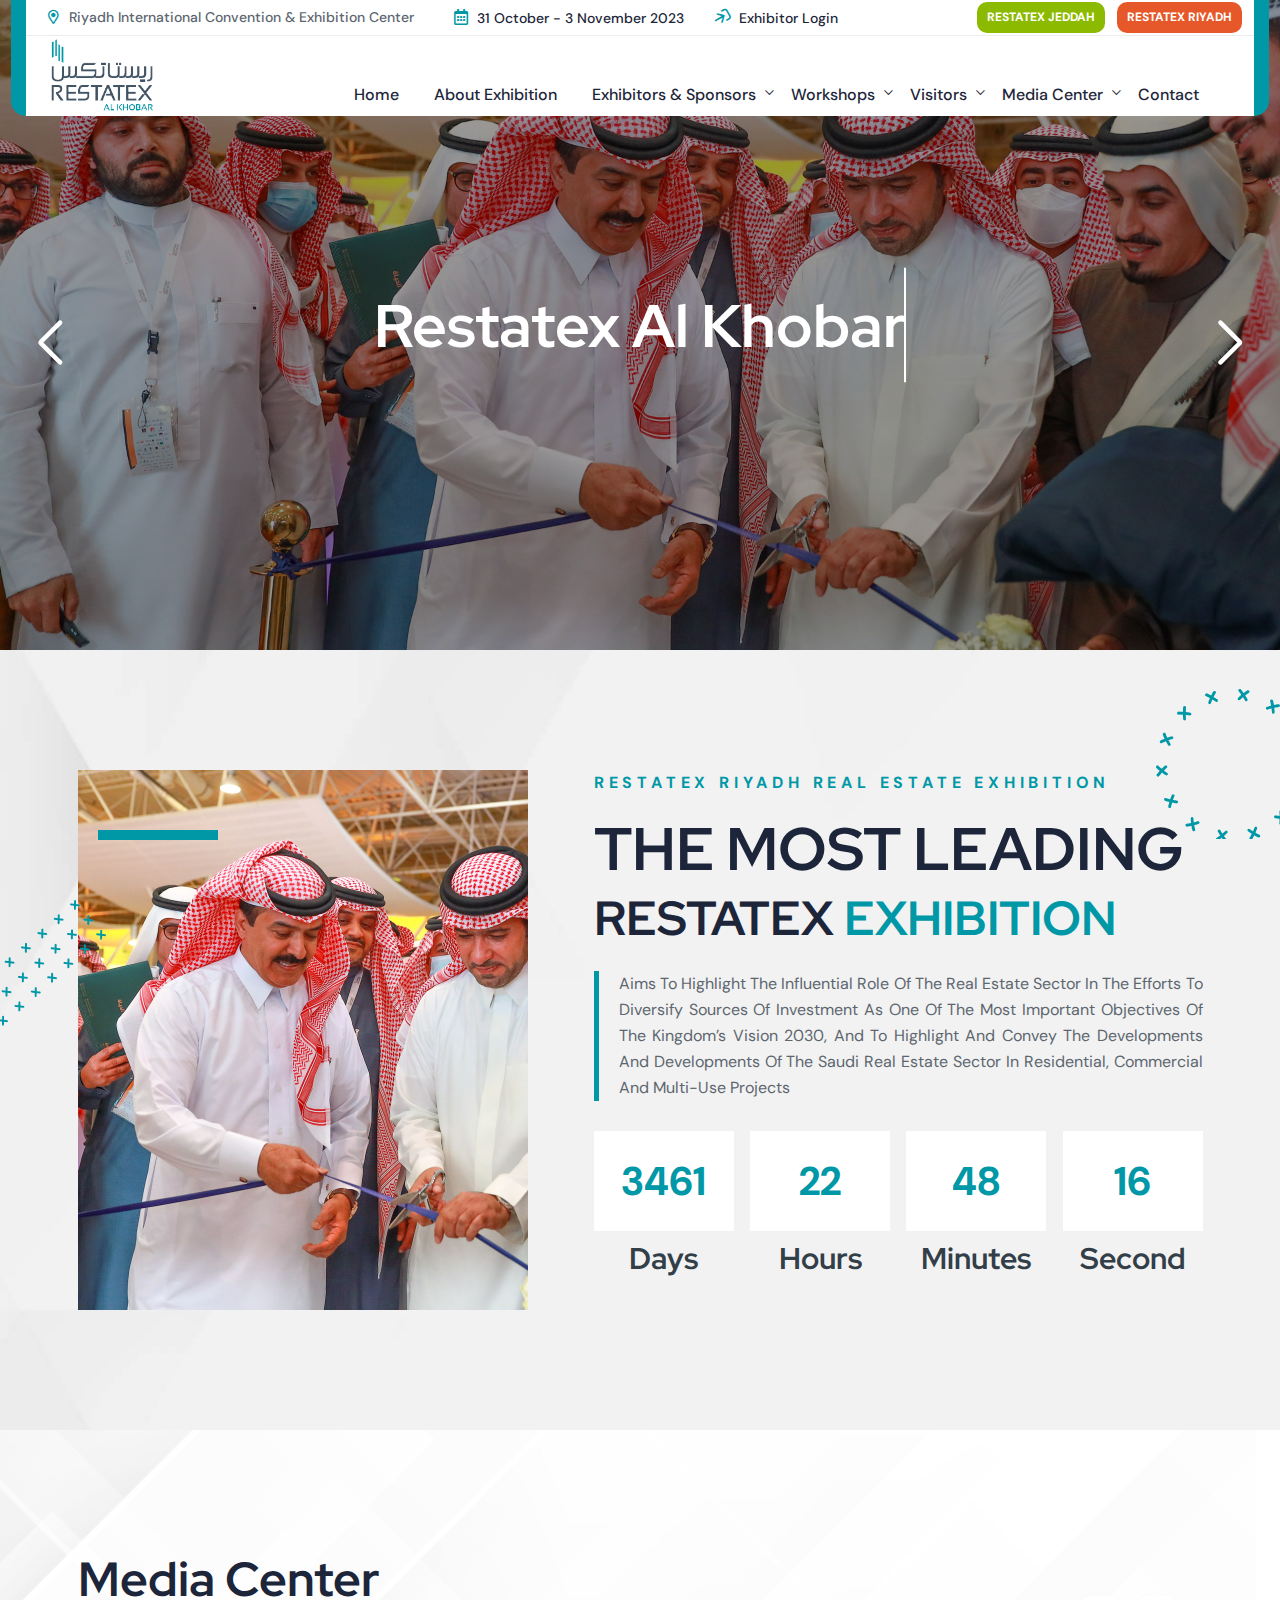
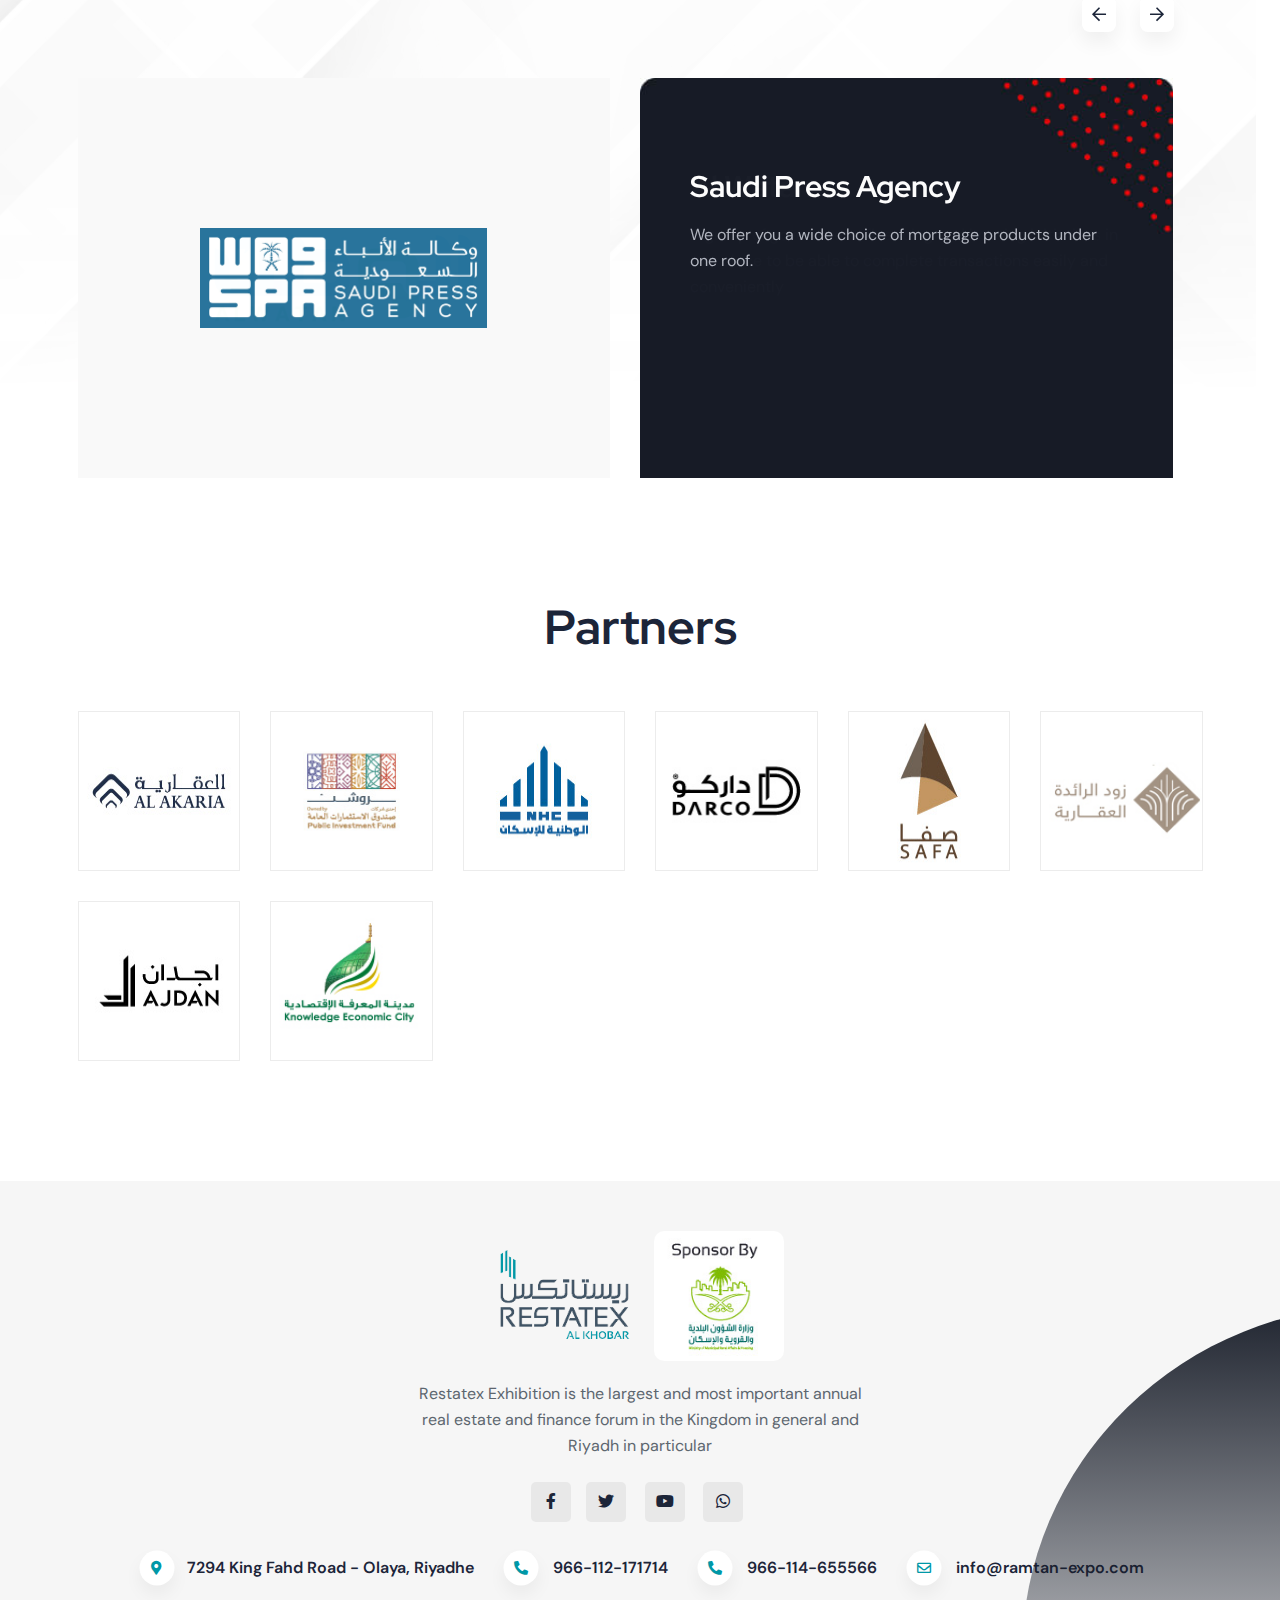
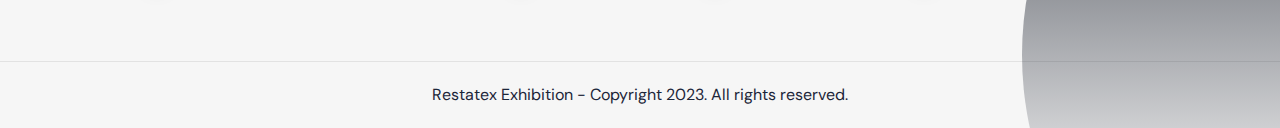
<file: index.html>
<!DOCTYPE html>
<html lang="en">


<head>
    <meta charset="UTF-8">
    <meta http-equiv="X-UA-Compatible" content="IE=edge">
    <meta name="viewport" content="width=device-width, initial-scale=1.0">
    <title>Restatex Riyadh Exhibition 2023</title>
    <link rel="shortcut icon" type="image/x-icon" href="assets/images/fav.png">
    <link rel="stylesheet" href="assets/css/plugins/swiper.min.css">
    <link rel="stylesheet" href="assets/css/plugins/fontawesome-5.css">
    <link rel="stylesheet" href="assets/css/plugins/animate.min.css">
    <link rel="stylesheet" href="assets/css/plugins/unicons.css">
    <link rel="stylesheet" href="assets/css/jquery.animatedheadline.css">
    <link rel="stylesheet" href="assets/css/vendor/bootstrap.min.css">
    <link rel="stylesheet" href="assets/css/select2.min.css">
    <link rel="stylesheet" href="assets/css/intlTelInput.css">
    <link rel="stylesheet" href="assets/css/style.css">
</head>

<body class="home-yellow">

    <header class="header-three header--sticky">
        <div class="container container-menu">
            <div class="row header-top-three">
                <div class="col-lg-4">
                    <p class="top-left"><i class="far fa-map-marker-alt"></i>
                        Riyadh International Convention & Exhibition Center
                    </p>
                </div>
                <div class="col-lg-4 right-h-three">
                    <div class="header-top-right">
                        <div class="single-right email">
                            <i class="far fa-calendar-alt"></i>
                            <a href="#">31 October - 3 November 2023</a>
                        </div>
                        <div class="single-right call">
                            <i class="far fa-sign-in"></i>

                            <a href="#">Exhibitor Login</a>
                        </div>
                    </div>
                </div>

                <div class="col-xl-4 col-lg-4 ">
                    <div class="right d-flex align-items-end justify-content-end">
                        <a href="#" class="rts-btn link-site jeddah-btn">Restatex Jeddah</a>
                        <a href="#" class="rts-btn link-site riyadh-btn">Restatex Riyadh</a>
                       
                    </div>
                </div>
            </div>
            <div class="row main-header main-header-three">
                <div class="col-lg-3 col-md-3 col-sm-5 col-5">
                    <a href="#" class="thumbnail-logo">
                        <img src="assets/images/logo-kh.png" alt="Logo">
                    </a>
                </div>
                <div class="col-lg-9 d-none d-xl-block">
                    <div class="text-center d-flex justify-content-center">
                        <nav class="nav-main mainmenu-nav d-none d-xl-block">
                            <ul class="mainmenu">
                                <li>
                                    <a class="nav-item" href="index.html">Home</a>
                                </li>

                                <li>
                                    <a class="nav-item" href="index.html#secAbout">About Exhibition</a>
                                </li>

                                <li class="has-droupdown">
                                    <a class="nav-link" href="#">Exhibitors & Sponsors</a>
                                    <ul class="submenu">
                                        <li><a href="sponsorship.html">Why Restatex?</a></li>
                                        <li><a href="sponsorship.html">Sponsorship opportunities</a></li>
                                        <li><a href="sponsorship.html">Participation in the exhibition</a></li>
                                        <li><a href="index.html#partners">Partners</a></li>
                                    </ul>
                                </li>

                                <li class="has-droupdown">
                                    <a class="nav-link" href="#">workshops</a>
                                    <ul class="submenu">
                                        <li><a href="keytopics.html">Key topics</a></li>
                                        <li><a href="agenda.html">agenda</a></li>
                                        <li><a href="speakers.html">speakers</a></li>
                                        <li><a href="registration.html">Register at the workshop</a></li>

                                    </ul>
                                </li>

                                <li class="has-droupdown">
                                    <a class="nav-link" href="#">visitors</a>
                                    <ul class="submenu">
                                        <li><a href="webpage.html">Why visit</a></li>
                                        <li><a href="faq.html">FAQ</a></li>
                                        <li><a href="registration.html">Attendees Registration</a></li>

                                    </ul>
                                </li>


                                <li class="has-droupdown">
                                    <a class="nav-link" href="#">Media Center</a>
                                    <ul class="submenu">
                                        <li><a href="index.html#media">Reports</a></li>
                                        <li><a href="photo.html">Photo Gallery</a></li>
                                        <li><a href="video.html">Videos</a></li>

                                    </ul>
                                </li>

                                <li><a class="nav-item" href="contactus.html">Contact</a></li>
                            </ul>
                        </nav>
                    </div>
                </div>
                <div class="col-xl-1 col-lg-1 col-md-8 col-sm-7 col-7 d-block d-xl-none">
                    <div class="right justify-content-end">
                        <button id="menu-btn" class="menu rts-btn btn-primary-3-menu ml--20 d-block d-xl-none">
                            <img class="menu-dark" src="assets/images/icon/menu.png" alt="Menu-icon">
                            <img class="menu-light" src="assets/images/icon/menu-light.png" alt="Menu-icon">
                        </button>
                    </div>
                </div>
            </div>
        </div>
    </header>
    <div id="side-bar" class="side-bar">
        <button class="close-icon-menu"><i class="far fa-times"></i></button>
        <!-- inner menu area desktop start -->
        <div class="rts-sidebar-menu-desktop">
            <a class="logo-1" href="#"><img class="logo" src="assets/images/logo-kh.png" alt="restatex_logo"></a>


            <div class="body-mobile d-block">
                <nav class="nav-main mainmenu-nav">
                    <ul class="mainmenu">
                        <li>
                            <a class="nav-item" href="index.html">Home</a>
                        </li>

                        <li>
                            <a class="nav-item" href="index.html#secAbout">About Exhibition</a>
                        </li>

                        <li class="has-droupdown">
                            <a class="nav-link" href="#">Exhibitors & Sponsors</a>
                            <ul class="submenu">
                                <li><a href="sponsorship.html">Why Restatex?</a></li>
                                <li><a href="sponsorship.html">Sponsorship opportunities</a></li>
                                <li><a href="sponsorship.html">Participation in the exhibition</a></li>
                                <li><a href="index.html#partners">Partners</a></li>
                            </ul>
                        </li>

                        <li class="has-droupdown">
                            <a class="nav-link" href="#">workshops</a>
                            <ul class="submenu">
                                <li><a href="keytopics.html">Key topics</a></li>
                                <li><a href="agenda.html">agenda</a></li>
                                <li><a href="speakers.html">speakers</a></li>
                                <li><a href="registration.html">Register at the workshop</a></li>

                            </ul>
                        </li>

                        <li class="has-droupdown">
                            <a class="nav-link" href="#">visitors</a>
                            <ul class="submenu">
                                <li><a href="webpage.html">Why visit</a></li>
                                <li><a href="faq.html">FAQ</a></li>
                                <li><a href="registration.html">Attendees Registration</a></li>

                            </ul>
                        </li>


                        <li class="has-droupdown">
                            <a class="nav-link" href="#">Media Center</a>
                            <ul class="submenu">
                                <li><a href="index.html#media">Reports</a></li>
                                <li><a href="photo.html">Photo Gallery</a></li>
                                <li><a href="video.html">Videos</a></li>

                            </ul>
                        </li>

                        <li><a class="nav-item" href="contactus.html">Contact</a></li>
                    </ul>


                </nav>
                <div class="social-wrapper-two menu mobile-menu">
                    <a href="#"><i class="fab fa-facebook-f"></i></a>
                    <a href="#"><i class="fab fa-twitter"></i></a>
                    <a href="#"><i class="fab fa-youtube"></i></a>
                    <a href="#"><i class="fab fa-whatsapp"></i></a>
                    <!-- <a href="#"><i class="fab fa-linkedin"></i></a> -->
                </div>
                <a href="#" class="rts-btn btn-primary ml--20 ml_sm--5 header-one-btn quote-btnmenu">Get Quote</a>
            </div>
        </div>
        <!-- inner menu area desktop End -->
    </div>
    <div id="anywhere-home"></div>

    <!-- ENd Header Area -->

    <!-- rts banner area start -->
    <div class="rts-banner-area-two slider-home position-relative">
        <div class="swiper mySwiperh2_banner">
            <div class="swiper-wrapper">
                <div class="swiper-slide">
                    <div class="banner-two" style="background-image: url(assets/images/s1.jpg)">
                        <div class="container">
                            <div class="row">
                                <div class="col-12">
                                    <div class="banner-two-content text-center">
                                        <div class="wrapper">

                                            <div class="intro animate-type">
                                                <h1 class="ah-headline">
                                                    <span>Restatex</span> 
                                                    <span class="ah-words-wrapper waiting">
                                                        <b class="is-visible">Al Khobar</b>
                                                        <b>Jeddah</b>
                                                        <b>Riyadh</b>
                                                    </span>
                                                </h1>
                                            </div>
                                      
                                        </div>
                                    </div>
                                </div>
                            </div>
                        </div>
                    </div>
                </div>
                <div class="swiper-slide">
                    <div class="banner-two slide-2" style="background-image: url(assets/images/s2.jpg)">
                        <div class="container">
                            <div class="row">
                                <div class="col-12">
                                    <div class="banner-two-content text-center">
                                        <div class="wrapper">
                                            <div class="intro animate-type">
                                                <h1 class="ah-headline">
                                                    <span>Restatex</span> 
                                                    <span class="ah-words-wrapper waiting">
                                                        <b class="is-visible">Al Khobar</b>
                                                        <b>Jeddah</b>
                                                        <b>Riyadh</b>
                                                    </span>
                                                </h1>
                                            </div>
                                         

                                        </div>
                                    </div>
                                </div>
                            </div>
                        </div>
                    </div>
                </div>
                <div class="swiper-slide">
                    <div class="banner-two slide-3" style="background-image: url(assets/images/s3.jpg)">
                        <div class="container">
                            <div class="row">
                                <div class="col-12">
                                    <div class="banner-two-content text-center">
                                        <div class="wrapper">

                                            <div class="intro animate-type">
                                                <h1 class="ah-headline">
                                                    <span>Restatex</span> 
                                                    <span class="ah-words-wrapper waiting">
                                                        <b class="is-visible">Al Khobar</b>
                                                        <b>Jeddah</b>
                                                        <b>Riyadh</b>
                                                    </span>
                                                </h1>
                                            </div>

                                        </div>
                                    </div>
                                </div>
                            </div>
                        </div>
                    </div>
                </div>
            </div>
        </div>
        <div class="swiper-button-next"></div>
        <div class="swiper-button-prev"></div>
    </div>
    <!-- rts banner area end -->


    <!-- start about area two -->
    <div class="rts-about-area-two rts-section-gap about-two-bg bg-about-sm-shape" id="secAbout">
        <div class="container">
            <div class="row g-5">
                <div class="col-lg-5">
                    <div class="about-three-thumbnail-left">
                        <img src="assets/images/s1.jpg" alt="about">


                    </div>
                </div>
                <div class="col-lg-7 pl--50 pl_md--15 pl_sm--15">
                    <div class="about-right-three">
                        <div class="title-area-about-three">
                            <span class="sub">Restatex Riyadh Real Estate Exhibition</span>
                            <h2 class="title">
                                The Most Leading
                                <span>Restatex <span>Exhibition</span></span>
                            </h2>
                        </div>
                        <div class="inner-about-three">
                            <p class="disc">
                                aims to highlight the influential role of the real estate sector in the efforts to
                                diversify sources of investment as one of the most important objectives of the Kingdom’s
                                Vision 2030, and to highlight and convey the developments and developments of the Saudi
                                real estate sector in residential, commercial and multi-use projects
                            </p>
                            <!-- start -->
                            <div class="row">
                                <!-- start -->
                                <div class="col-lg-12 col-md-12 col-sm-6 col-12">
                                    <div class="solution-wrapper calender-wrapper">

                                        <!--Column-->
                                        <div class="column one odd wow fadeIn" data-wow-delay="0s"
                                            data-wow-duration="100ms">
                                            <div class="content bg-calend">
                                                <p class="count-text" id="days">00</p>
                                                <h3>Days</h3>
                                            </div>
                                        </div>

                                        <!--Column-->
                                        <div class="column one even wow fadeIn" data-wow-delay="0s"
                                            data-wow-duration="100ms">
                                            <div class="content bg-calend">
                                                <p class="count-text" id="hours">00</p>
                                                <h3>Hours</h3>
                                            </div>
                                        </div>

                                        <!--Column-->
                                        <div class="column one odd wow fadeIn" data-wow-delay="0s"
                                            data-wow-duration="100ms">
                                            <div class="content bg-calend">
                                                <p class="count-text" id="minutes">00</p>
                                                <h3>minutes</h3>
                                            </div>
                                        </div>

                                        <!--Column-->
                                        <div class="column one even wow fadeIn" data-wow-delay="0s"
                                            data-wow-duration="100ms">
                                            <div class="content bg-calend">
                                                <p class="count-text" id="seconds">00</p>
                                                <h3>second</h3>
                                            </div>
                                        </div>



                                    </div>
                                </div>
                                <!-- end -->


                            </div>
                        </div>
                 
                        
                    </div>
                </div>
            </div>
        </div>
    </div>
    <!-- end about area two -->


    <!-- start gallery section -->
    <div class="rts-gallery-area rts-section-gapTop project-sec gallery-bg bg_image" id="media">
        <div class="container">
            <div class="row">
                <div class="rts-title-area gallery text-start six pl_sm--20">
                   
                    <h2 class="title">Media Center</h2>
                </div>
            </div>
            <div class="row mt--45">
                <div class="col-12">
                    <div class="swiper mygallery mySwipers">
                        <div class="swiper-wrapper gallery">
                            <div class="swiper-slide">
                                <div class="row g-5 w-g-100">
                                    <div class="col-lg-6 col-md-12 col-sm-12 col-12">
                                        <div class="thumbnail-gallery">
                                            <img src="assets/images/media-center/1.png" alt="proj-images">
                                        </div>
                                    </div>
                                    <div class="col-lg-6 col-md-12 col-sm-12 col-12">
                                        <div class="bg-right-gallery">

                                            <a href="#">
                                                <h4 class="title">Saudi Press Agency</h4>
                                            </a>
                                           
                                            <p class="disc">
                                                We offer you a wide choice of mortgage products under one roof.
                                            </p>

                                        </div>
                                    </div>
                                </div>
                            </div>
                            <div class="swiper-slide">
                                <div class="row g-5 w-g-100">
                                    <div class="col-lg-6">
                                        <div class="thumbnail-gallery">
                                            <img src="assets/images/media-center/2.png" alt="business-images">
                                        </div>
                                    </div>
                                    <div class="col-lg-6">
                                        <div class="bg-right-gallery">

                                            <a href="#">
                                                <h4 class="title">Al Riyadh</h4>
                                            </a>
                                           
                                            <p class="disc">
                                                Real estate and residential units designed to meet your needs and
                                                compatible with your income and monthly obligations
                                            </p>

                                        </div>
                                    </div>
                                </div>
                            </div>
                            <div class="swiper-slide">
                                <div class="row g-5 w-g-100">
                                    <div class="col-lg-6">
                                        <div class="thumbnail-gallery">
                                            <img src="assets/images/media-center/3.jpeg" alt="business-images">
                                        </div>
                                    </div>
                                    <div class="col-lg-6">
                                        <div class="bg-right-gallery">

                                            <a href="#">
                                                <h4 class="title">Al Arabiya.net</h4>
                                            </a>
                                           
                                            <p class="disc">A group of government, financing and housing initiatives in
                                                one place to be able to complete transactions easily and conveniently
                                            </p>

                                        </div>
                                    </div>
                                </div>
                            </div>
                            <div class="swiper-slide">
                                <div class="row g-5 w-g-100">
                                    <div class="col-lg-6 col-md-12 col-sm-12 col-12">
                                        <div class="thumbnail-gallery">
                                            <img src="assets/images/media-center/4.png" alt="proj-images">
                                        </div>
                                    </div>
                                    <div class="col-lg-6 col-md-12 col-sm-12 col-12">
                                        <div class="bg-right-gallery">

                                            <a href="#">
                                                <h4 class="title">Al Eqtisadiah</h4>
                                            </a>
                                          
                                            <p class="disc">
                                                We offer you a wide choice of mortgage products under one roof.
                                            </p>

                                        </div>
                                    </div>
                                </div>
                            </div>
                            <div class="swiper-slide">
                                <div class="row g-5 w-g-100">
                                    <div class="col-lg-6">
                                        <div class="thumbnail-gallery">
                                            <img src="assets/images/media-center/5.jpeg" alt="business-images">
                                        </div>
                                    </div>
                                    <div class="col-lg-6">
                                        <div class="bg-right-gallery">

                                            <a href="#">
                                                <h4 class="title">Al Jazirah</h4>
                                            </a>
                                          
                                            <p class="disc">
                                                Real estate and residential units designed to meet your needs and
                                                compatible with your income and monthly obligations
                                            </p>

                                        </div>
                                    </div>
                                </div>
                            </div>
                            <div class="swiper-slide">
                                <div class="row g-5 w-g-100">
                                    <div class="col-lg-6">
                                        <div class="thumbnail-gallery">
                                            <img src="assets/images/media-center/6.png" alt="business-images">
                                        </div>
                                    </div>
                                    <div class="col-lg-6">
                                        <div class="bg-right-gallery">

                                            <a href="#">
                                                <h4 class="title">Al Watan</h4>
                                            </a>
                                            
                                            <p class="disc">A group of government, financing and housing initiatives in
                                                one place to be able to complete transactions easily and conveniently
                                            </p>

                                        </div>
                                    </div>
                                </div>
                            </div>
                        </div>
                        <div class="swiper-button-next six"></div>
                        <div class="swiper-button-prev six"></div>
                        <!-- <div class="swiper-pagination six"></div> -->
                    </div>
                </div>
            </div>
        </div>
    </div>
    <!-- start gallery section -->


    <!-- Sponsor section srart -->
    <div class="rts-project-area rts-section-gap position-relative" id="partners">
        <div class="container">

            <div class="row">
                <div class="col-12">
                    <div class="rts-title-area team text-center pb--30">
                     
                        <h2 class="title">Partners</h2>
                    </div>
                </div>
            </div>


            <div class="row style-mobile-img">
                <div class="col-12">
                    <div class="tab-button-area-one d-none">
                        <ul class="nav nav-tabs" id="myTab" role="tablist">
                            <li class="nav-item" role="presentation">
                                <button class="nav-link active" id="diamond-tab" data-bs-toggle="tab"
                                    data-bs-target="#diamond" type="button" role="tab" aria-controls="Diamond"
                                    aria-selected="true">Diamond Sponsor</button>
                            </li>
                       
                            

                        </ul>
                    </div>
                    <div class="tab-content-area tap-sponsor ">
                        <div class="tab-content" id="myTabContent">
                            <div class="tab-pane fade show active" id="diamond" role="tabpanel"
                                aria-labelledby="diamond-tab">
                                <!-- tab Sponsor area -->
                                <div class="row g-5">

                                    <div class="col-xl-2 col-lg-2 col-md-4 col-sm-12 col-12">
                                        <!-- single -Sponsor area -->
                                        <div class="sponsor-area">
                                            <img src="assets/images/diamond-sponsor/1.jpg" alt="Sponsor">
                                        </div>
                                        <!-- single -Sponsor area End -->
                                    </div>

                                    <div class="col-xl-2 col-lg-2 col-md-4 col-sm-12 col-12">
                                        <!-- single -Sponsor area -->
                                        <div class="sponsor-area">
                                            <img src="assets/images/diamond-sponsor/2.jpg" alt="Sponsor">
                                        </div>
                                        <!-- single -Sponsor area End -->
                                    </div>

                                    <div class="col-xl-2 col-lg-2 col-md-4 col-sm-12 col-12">
                                        <!-- single -Sponsor area -->
                                        <div class="sponsor-area">
                                            <img src="assets/images/diamond-sponsor/3.jpg" alt="Sponsor">
                                        </div>
                                        <!-- single -Sponsor area End -->
                                    </div>

                                    <div class="col-xl-2 col-lg-2 col-md-4 col-sm-12 col-12">
                                        <!-- single -Sponsor area -->
                                        <div class="sponsor-area">
                                            <img src="assets/images/diamond-sponsor/4.jpg" alt="Sponsor">
                                        </div>
                                        <!-- single -Sponsor area End -->
                                    </div>

                                    <div class="col-xl-2 col-lg-2 col-md-4 col-sm-12 col-12">
                                        <!-- single -Sponsor area -->
                                        <div class="sponsor-area">
                                            <img src="assets/images/diamond-sponsor/5.jpg" alt="Sponsor">
                                        </div>
                                        <!-- single -Sponsor area End -->
                                    </div>

                                    <div class="col-xl-2 col-lg-2 col-md-4 col-sm-12 col-12">
                                        <!-- single -Sponsor area -->
                                        <div class="sponsor-area">
                                            <img src="assets/images/diamond-sponsor/6.jpg" alt="Sponsor">
                                        </div>
                                        <!-- single -Sponsor area End -->
                                    </div>

                                    <div class="col-xl-2 col-lg-2 col-md-4 col-sm-12 col-12">
                                        <!-- single -Sponsor area -->
                                        <div class="sponsor-area">
                                            <img src="assets/images/diamond-sponsor/7.jpg" alt="Sponsor">
                                        </div>
                                        <!-- single -Sponsor area End -->
                                    </div>

                                    <div class="col-xl-2 col-lg-2 col-md-4 col-sm-12 col-12">
                                        <!-- single -Sponsor area -->
                                        <div class="sponsor-area">
                                            <img src="assets/images/diamond-sponsor/8.jpg" alt="Sponsor">
                                        </div>
                                        <!-- single -Sponsor area End -->
                                    </div>





                                </div>
                                <!-- tab Sponsor area end-->
                            </div>
                     
                            

                        </div>
                    </div>
                </div>
            </div>
        </div>
    </div>
    <!-- Sponsor section end -->




    <!-- rts footer three area start -->
    <div class="rts-footer-area footer-three pt--50 footer-bg-2 bg-footer-site">
        <div class="container pb--50 pb_sm--40">
            <div class="row g-5">
                <div class="col-xl-12 col-lg-12">
                    <div class="footer-three-single-wized left">
                        <div class="content-logo-footer">
                            <a href="#" class="logo_footer">
                                <img src="assets/images/logo-kh.png" alt="Logo-image">
                            </a>
                            <a href="#" class="logo_footer-lic">
                                <img src="assets/images/logo-foot.png" alt="Logo-image">
                            </a>

                        </div>



                        <p class="disc">
                            Restatex Exhibition is the largest and most important annual real estate and finance forum
                            in the Kingdom in general and Riyadh in particular
                        </p>
                        <ul class="social-three-wrapper">
                            <li><a href="#"><i class="fab fa-facebook-f"></i></a></li>
                            <li><a href="#"><i class="fab fa-twitter"></i></a></li>
                            <li><a href="#"><i class="fab fa-youtube"></i></a></li>
                            <li><a href="#"><i class="fab fa-whatsapp"></i></a></li>

                        </ul>
                    </div>


                    <div class="footer-three-single-wized mid-left">

                        <div class="body">
                            <div class="info-wrapper">
                                <div class="single">
                                    <ul class="icon">
                                        <li><i class="fas fa-map-marker-alt"></i></li>
                                    </ul>
                                    <div class="info">

                                        <a href="#">7294 King Fahd Road - Olaya, Riyadhe</a>
                                    </div>
                                </div>

                                <div class="single">
                                    <ul class="icon">
                                        <li><i class="fas fa-phone-alt"></i></li>
                                    </ul>
                                    <div class="info">

                                        <a href="#">966-112-171714</a>
                                    </div>
                                </div>
                                <div class="single">
                                    <ul class="icon">
                                        <li><i class="fas fa-phone-alt"></i></li>
                                    </ul>
                                    <div class="info">

                                        <a href="#">966-114-655566</a>
                                    </div>
                                </div>
                                <div class="single">
                                    <ul class="icon">
                                        <li><i class="far fa-envelope"></i></li>
                                    </ul>
                                    <div class="info">

                                        <a href="#">info@ramtan-expo.com</a>
                                    </div>
                                </div>

                            </div>
                        </div>
                    </div>



                </div>


            </div>


        </div>
        <div class="copyright-area ptb--20">
            <div class="container">
                <div class="row">
                    <div class="col-12">
                        <p class="disc text-center">
                            Restatex Exhibition - Copyright 2023. All rights reserved.
                        </p>
                    </div>
                </div>
            </div>
        </div>
    </div>
    <!-- rts footer three area end -->


    <!-- start loader -->
    <div class="loader-wrapper">
        <div class="loader">
        </div>
        <div class="loader-section section-left"></div>
        <div class="loader-section section-right"></div>
    </div>
    <!-- End loader -->

    <!-- progress Back to top -->
    <div class="progress-wrap">
        <svg class="progress-circle svg-content" width="100%" height="100%" viewBox="-1 -1 102 102">
            <path d="M50,1 a49,49 0 0,1 0,98 a49,49 0 0,1 0,-98" />
        </svg>
    </div>
    <!-- progress Back to top End -->


    <!-- scripts start form hear -->
    <script src="assets/js/vendor/jquery.min.js"></script>
    <script src="assets/js/vendor/jqueryui.js"></script>
    <script src="assets/js/vendor/waypoint.js"></script>
    <script src="assets/js/plugins/swiper.js"></script>
    <script src="assets/js/plugins/counterup.js"></script>
    <script src="assets/js/plugins/sal.min.js"></script>
    <script src="assets/js/vendor/bootstrap.min.js"></script>
    <script src="assets/js/plugins/fslightbox.js"></script>
    <script src="assets/js/select2.min.js"></script>
    <script src="assets/js/intlTelInput.js"></script>
    <script src="assets/js/jquery.animatedheadline.min.js"></script>
    <!-- main Js -->
    <script src="assets/js/main.js"></script>
    <!-- scripts end form hear -->


    <script>

        window.onload = function () {
            // Month,Day,Year,Hour,Minute,Second
            upTime('jan,30,2017,08:00:00'); // ****** Change this line!
        }
        function upTime(countTo) {
            now = new Date();
            countTo = new Date(countTo);
            difference = (now - countTo);

            days = Math.floor(difference / (60 * 60 * 1000 * 24) * 1);
            hours = Math.floor((difference % (60 * 60 * 1000 * 24)) / (60 * 60 * 1000) * 1);
            mins = Math.floor(((difference % (60 * 60 * 1000 * 24)) % (60 * 60 * 1000)) / (60 * 1000) * 1);
            secs = Math.floor((((difference % (60 * 60 * 1000 * 24)) % (60 * 60 * 1000)) % (60 * 1000)) / 1000 * 1);

            document.getElementById('days').firstChild.nodeValue = days;
            document.getElementById('hours').firstChild.nodeValue = hours;
            document.getElementById('minutes').firstChild.nodeValue = mins;
            document.getElementById('seconds').firstChild.nodeValue = secs;

            clearTimeout(upTime.to);
            upTime.to = setTimeout(function () { upTime(countTo); }, 1000);
        }
    </script>

<script>
    $(function() {
        $('.animate-type').animatedHeadline({
            animationType: 'clip'
            
        });
    })
</script>

<script>
    $("select").select2({
        // placeholder: "Select",
        allowClear: false
    });

    
      // International telephone format
        // $("#phone").intlTelInput();
        // get the country data from the plugin
        var countryData = window.intlTelInputGlobals.getCountryData(),
            input = document.querySelector("[type= tel]"),
            addressDropdown = document.querySelector("#address-country");

        // init plugin
        var iti = window.intlTelInput(input, {
            hiddenInput: "full_phone",
            //utilsScript: "https://intl-tel-input.com/node_modules/intl-tel-input/build/js/utils.js?1549804213570" // just for formatting/placeholders etc
        });
</script>
</body>


</html>
</file>
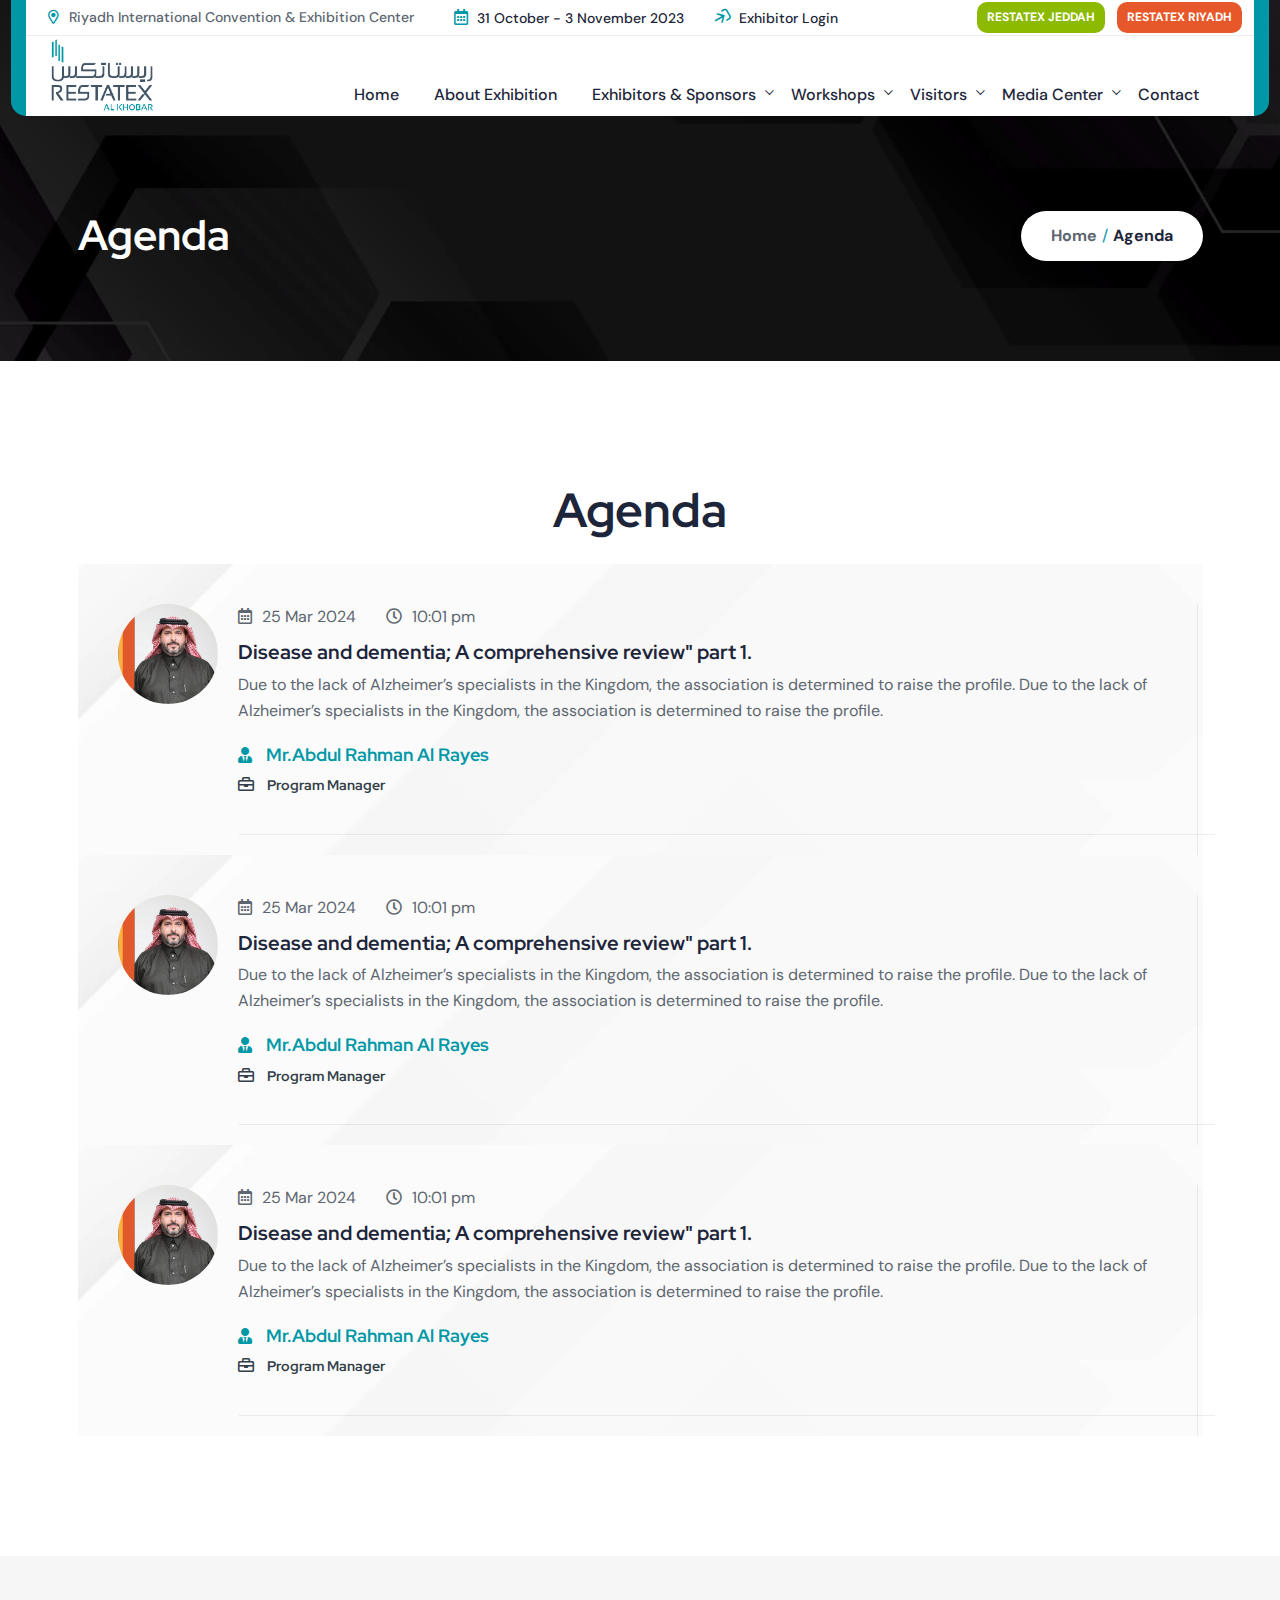
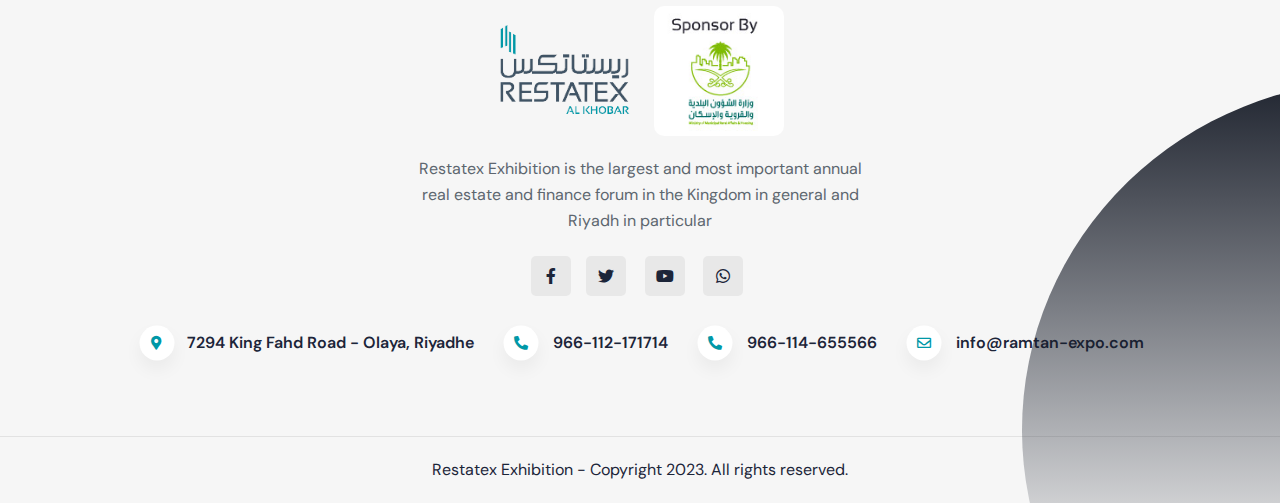
<file: agenda.html>
<!DOCTYPE html>
<html lang="en">


<head>
    <meta charset="UTF-8">
    <meta http-equiv="X-UA-Compatible" content="IE=edge">
    <meta name="viewport" content="width=device-width, initial-scale=1.0">
    <title>Restatex Riyadh Exhibition 2023</title>
    <link rel="shortcut icon" type="image/x-icon" href="assets/images/fav.png">
    <link rel="stylesheet" href="assets/css/plugins/swiper.min.css">
    <link rel="stylesheet" href="assets/css/plugins/fontawesome-5.css">
    <link rel="stylesheet" href="assets/css/plugins/animate.min.css">
    <link rel="stylesheet" href="assets/css/plugins/unicons.css">
    <link rel="stylesheet" href="assets/css/jquery.animatedheadline.css">
    <link rel="stylesheet" href="assets/css/vendor/bootstrap.min.css">
    <link rel="stylesheet" href="assets/css/select2.min.css">
    <link rel="stylesheet" href="assets/css/intlTelInput.css">
    <link rel="stylesheet" href="assets/css/style.css">
</head>

<body class="home-yellow">

    <header class="header-three header--sticky">
        <div class="container container-menu">
            <div class="row header-top-three">
                <div class="col-lg-4">
                    <p class="top-left"><i class="far fa-map-marker-alt"></i>
                        Riyadh International Convention & Exhibition Center
                    </p>
                </div>
                <div class="col-lg-4 right-h-three">
                    <div class="header-top-right">
                        <div class="single-right email">
                            <i class="far fa-calendar-alt"></i>
                            <a href="#">31 October - 3 November 2023</a>
                        </div>
                        <div class="single-right call">
                            <i class="far fa-sign-in"></i>

                            <a href="#">Exhibitor Login</a>
                        </div>
                    </div>
                </div>

                <div class="col-xl-4 col-lg-4 ">
                    <div class="right d-flex align-items-end justify-content-end">
                        <a href="#" class="rts-btn link-site jeddah-btn">Restatex Jeddah</a>
                        <a href="#" class="rts-btn link-site riyadh-btn">Restatex Riyadh</a>
                       
                    </div>
                </div>
            </div>
            <div class="row main-header main-header-three">
                <div class="col-lg-3 col-md-3 col-sm-5 col-5">
                    <a href="#" class="thumbnail-logo">
                        <img src="assets/images/logo-kh.png" alt="Logo">
                    </a>
                </div>
                <div class="col-lg-9 d-none d-xl-block">
                    <div class="text-center d-flex justify-content-center">
                        <nav class="nav-main mainmenu-nav d-none d-xl-block">
                            <ul class="mainmenu">
                                <li>
                                    <a class="nav-item" href="index.html">Home</a>
                                </li>

                                <li>
                                    <a class="nav-item" href="index.html#secAbout">About Exhibition</a>
                                </li>

                                <li class="has-droupdown">
                                    <a class="nav-link" href="#">Exhibitors & Sponsors</a>
                                    <ul class="submenu">
                                        <li><a href="sponsorship.html">Why Restatex?</a></li>
                                        <li><a href="sponsorship.html">Sponsorship opportunities</a></li>
                                        <li><a href="sponsorship.html">Participation in the exhibition</a></li>
                                        <li><a href="index.html#partners">Partners</a></li>
                                    </ul>
                                </li>

                                <li class="has-droupdown">
                                    <a class="nav-link" href="#">workshops</a>
                                    <ul class="submenu">
                                        <li><a href="keytopics.html">Key topics</a></li>
                                        <li><a href="agenda.html">agenda</a></li>
                                        <li><a href="speakers.html">speakers</a></li>
                                        <li><a href="registration.html">Register at the workshop</a></li>

                                    </ul>
                                </li>

                                <li class="has-droupdown">
                                    <a class="nav-link" href="#">visitors</a>
                                    <ul class="submenu">
                                        <li><a href="webpage.html">Why visit</a></li>
                                        <li><a href="faq.html">FAQ</a></li>
                                        <li><a href="registration.html">Attendees Registration</a></li>

                                    </ul>
                                </li>


                                <li class="has-droupdown">
                                    <a class="nav-link" href="#">Media Center</a>
                                    <ul class="submenu">
                                        <li><a href="index.html#media">Reports</a></li>
                                        <li><a href="photo.html">Photo Gallery</a></li>
                                        <li><a href="video.html">Videos</a></li>

                                    </ul>
                                </li>

                                <li><a class="nav-item" href="contactus.html">Contact</a></li>
                            </ul>
                        </nav>
                    </div>
                </div>
                <div class="col-xl-1 col-lg-1 col-md-8 col-sm-7 col-7 d-block d-xl-none">
                    <div class="right justify-content-end">
                        <button id="menu-btn" class="menu rts-btn btn-primary-3-menu ml--20 d-block d-xl-none">
                            <img class="menu-dark" src="assets/images/icon/menu.png" alt="Menu-icon">
                            <img class="menu-light" src="assets/images/icon/menu-light.png" alt="Menu-icon">
                        </button>
                    </div>
                </div>
            </div>
        </div>
    </header>
    <div id="side-bar" class="side-bar">
        <button class="close-icon-menu"><i class="far fa-times"></i></button>
        <!-- inner menu area desktop start -->
        <div class="rts-sidebar-menu-desktop">
            <a class="logo-1" href="#"><img class="logo" src="assets/images/logo-kh.png" alt="restatex_logo"></a>


            <div class="body-mobile d-block">
                <nav class="nav-main mainmenu-nav">
                    <ul class="mainmenu">
                        <li>
                            <a class="nav-item" href="index.html">Home</a>
                        </li>

                        <li>
                            <a class="nav-item" href="index.html#secAbout">About Exhibition</a>
                        </li>

                        <li class="has-droupdown">
                            <a class="nav-link" href="#">Exhibitors & Sponsors</a>
                            <ul class="submenu">
                                <li><a href="sponsorship.html">Why Restatex?</a></li>
                                <li><a href="sponsorship.html">Sponsorship opportunities</a></li>
                                <li><a href="sponsorship.html">Participation in the exhibition</a></li>
                                <li><a href="index.html#partners">Partners</a></li>
                            </ul>
                        </li>

                        <li class="has-droupdown">
                            <a class="nav-link" href="#">workshops</a>
                            <ul class="submenu">
                                <li><a href="keytopics.html">Key topics</a></li>
                                <li><a href="agenda.html">agenda</a></li>
                                <li><a href="speakers.html">speakers</a></li>
                                <li><a href="registration.html">Register at the workshop</a></li>

                            </ul>
                        </li>

                        <li class="has-droupdown">
                            <a class="nav-link" href="#">visitors</a>
                            <ul class="submenu">
                                <li><a href="webpage.html">Why visit</a></li>
                                <li><a href="faq.html">FAQ</a></li>
                                <li><a href="registration.html">Attendees Registration</a></li>

                            </ul>
                        </li>


                        <li class="has-droupdown">
                            <a class="nav-link" href="#">Media Center</a>
                            <ul class="submenu">
                                <li><a href="index.html#media">Reports</a></li>
                                <li><a href="photo.html">Photo Gallery</a></li>
                                <li><a href="video.html">Videos</a></li>

                            </ul>
                        </li>

                        <li><a class="nav-item" href="contactus.html">Contact</a></li>
                    </ul>


                </nav>
                <div class="social-wrapper-two menu mobile-menu">
                    <a href="#"><i class="fab fa-facebook-f"></i></a>
                    <a href="#"><i class="fab fa-twitter"></i></a>
                    <a href="#"><i class="fab fa-youtube"></i></a>
                    <a href="#"><i class="fab fa-whatsapp"></i></a>
                    <!-- <a href="#"><i class="fab fa-linkedin"></i></a> -->
                </div>
                <a href="#" class="rts-btn btn-primary ml--20 ml_sm--5 header-one-btn quote-btnmenu">Get Quote</a>
            </div>
        </div>
        <!-- inner menu area desktop End -->
    </div>
    <div id="anywhere-home"></div>

    <!-- ENd Header Area -->

    <!-- start breadcrumb area -->
    <div class="rts-breadcrumb-area breadcrumb-bg bg_image"
        style="background-image: url(assets/images/breadcrumb.jpg);">
        <div class="container">
            <div class="row align-items-center">
                <div class="col-xl-6 col-lg-6 col-md-6 col-sm-12 col-12 breadcrumb-1">
                    <h1 class="title">Agenda</h1>
                </div>
                <div class="col-xl-6 col-lg-6 col-md-6 col-sm-12 col-12">
                    <div class="bread-tag">
                        <a href="index.html">Home</a>
                        <span> / </span>
                        <a href="#" class="active">Agenda</a>
                    </div>
                </div>
            </div>
        </div>
    </div>
    <!-- end breadcrumb area -->

    <!-- start about  area -->
    <div class="rts-service-details-area rts-section-gap">
        <div class="container">
            <div class="row">
                <div class="col-12">
                    <div class="rts-title-area service text-center">

                        <h2 class="title">Agenda</h2>
                    </div>
                </div>
            </div>
            <div class="row">

                <!-- start single Service -->
                <div class="col-xl-12 col-md-12 col-sm-12 col-12">
                    <div class="background-service agenda-box">
                        <div class="service-one-inner one">
                            <div class="thumbnail pic-agenda">
                            
                                <img src="assets/images/team/1.jpg">
                                
                            </div>
                            <div class="service-details">
                                <div class="date-time">
                                    <div class="date-ag">
                                        <i class="far fa-calendar-alt"></i><span>25 Mar 2024</span>
                                    </div>
                                    <div class="time-ag">
                                        <i class="far fa-clock"></i><span>10:01 pm</span>
                                    </div>
                                  
                                </div>
                                <a>
                                    <h5 class="title">Disease and dementia; A comprehensive review" part 1.</h5>
                                </a>

                              
                                <p class="disc">
                                    Due to the lack of Alzheimer’s specialists in the Kingdom, the association is
                                    determined to raise the profile.
                                    Due to the lack of Alzheimer’s specialists in the Kingdom, the association is
                                    determined to raise the profile.
                                </p>

                             
                                    <h5 class="title speaker-name"><i class="fas fa-user-tie"></i> Mr.Abdul Rahman Al Rayes</h5>
                               

                                <div class="job-name">
                                    <h6><i class="far fa-briefcase"></i> Program Manager</h6>
                                </div>

                            </div>
                        </div>
                    </div>
                </div>
                <!-- end single Services -->

                 <!-- start single Service -->
                 <div class="col-xl-12 col-md-12 col-sm-12 col-12">
                    <div class="background-service agenda-box">
                        <div class="service-one-inner one">
                            <div class="thumbnail pic-agenda">
                            
                                <img src="assets/images/team/1.jpg">
                                
                            </div>
                            <div class="service-details">
                                <div class="date-time">
                                    <div class="date-ag">
                                        <i class="far fa-calendar-alt"></i><span>25 Mar 2024</span>
                                    </div>
                                    <div class="time-ag">
                                        <i class="far fa-clock"></i><span>10:01 pm</span>
                                    </div>
                                  
                                </div>
                                <a>
                                    <h5 class="title">Disease and dementia; A comprehensive review" part 1.</h5>
                                </a>

                              
                                <p class="disc">
                                    Due to the lack of Alzheimer’s specialists in the Kingdom, the association is
                                    determined to raise the profile.
                                    Due to the lack of Alzheimer’s specialists in the Kingdom, the association is
                                    determined to raise the profile.
                                </p>

                             
                                    <h5 class="title speaker-name"><i class="fas fa-user-tie"></i> Mr.Abdul Rahman Al Rayes</h5>
                               

                                <div class="job-name">
                                    <h6><i class="far fa-briefcase"></i> Program Manager</h6>
                                </div>

                            </div>
                        </div>
                    </div>
                </div>
                <!-- end single Services -->


                 <!-- start single Service -->
                 <div class="col-xl-12 col-md-12 col-sm-12 col-12">
                    <div class="background-service agenda-box">
                        <div class="service-one-inner one">
                            <div class="thumbnail pic-agenda">
                            
                                <img src="assets/images/team/1.jpg">
                                
                            </div>
                            <div class="service-details">
                                <div class="date-time">
                                    <div class="date-ag">
                                        <i class="far fa-calendar-alt"></i><span>25 Mar 2024</span>
                                    </div>
                                    <div class="time-ag">
                                        <i class="far fa-clock"></i><span>10:01 pm</span>
                                    </div>
                                  
                                </div>
                                <a>
                                    <h5 class="title">Disease and dementia; A comprehensive review" part 1.</h5>
                                </a>

                              
                                <p class="disc">
                                    Due to the lack of Alzheimer’s specialists in the Kingdom, the association is
                                    determined to raise the profile.
                                    Due to the lack of Alzheimer’s specialists in the Kingdom, the association is
                                    determined to raise the profile.
                                </p>

                             
                                    <h5 class="title speaker-name"><i class="fas fa-user-tie"></i> Mr.Abdul Rahman Al Rayes</h5>
                               

                                <div class="job-name">
                                    <h6><i class="far fa-briefcase"></i> Program Manager</h6>
                                </div>

                            </div>
                        </div>
                    </div>
                </div>
                <!-- end single Services -->

             
                

            </div>
        </div>
    </div>
    <!-- End about area -->



    <!-- rts footer three area start -->
    <div class="rts-footer-area footer-three pt--50 footer-bg-2 bg-footer-site">
        <div class="container pb--50 pb_sm--40">
            <div class="row g-5">
                <div class="col-xl-12 col-lg-12">
                    <div class="footer-three-single-wized left">
                        <div class="content-logo-footer">
                            <a href="#" class="logo_footer">
                                <img src="assets/images/log-footer.png" alt="Logo-image">
                            </a>
                            <a href="#" class="logo_footer-lic">
                                <img src="assets/images/logo-foot.png" alt="Logo-image">
                            </a>

                        </div>



                        <p class="disc">
                            Restatex Exhibition is the largest and most important annual real estate and finance forum
                            in the Kingdom in general and Riyadh in particular
                        </p>
                        <ul class="social-three-wrapper">
                            <li><a href="#"><i class="fab fa-facebook-f"></i></a></li>
                            <li><a href="#"><i class="fab fa-twitter"></i></a></li>
                            <li><a href="#"><i class="fab fa-youtube"></i></a></li>
                            <li><a href="#"><i class="fab fa-whatsapp"></i></a></li>

                        </ul>
                    </div>


                    <div class="footer-three-single-wized mid-left">

                        <div class="body">
                            <div class="info-wrapper">
                                <div class="single">
                                    <ul class="icon">
                                        <li><i class="fas fa-map-marker-alt"></i></li>
                                    </ul>
                                    <div class="info">

                                        <a href="#">7294 King Fahd Road - Olaya, Riyadhe</a>
                                    </div>
                                </div>

                                <div class="single">
                                    <ul class="icon">
                                        <li><i class="fas fa-phone-alt"></i></li>
                                    </ul>
                                    <div class="info">

                                        <a href="#">966-112-171714</a>
                                    </div>
                                </div>
                                <div class="single">
                                    <ul class="icon">
                                        <li><i class="fas fa-phone-alt"></i></li>
                                    </ul>
                                    <div class="info">

                                        <a href="#">966-114-655566</a>
                                    </div>
                                </div>
                                <div class="single">
                                    <ul class="icon">
                                        <li><i class="far fa-envelope"></i></li>
                                    </ul>
                                    <div class="info">

                                        <a href="#">info@ramtan-expo.com</a>
                                    </div>
                                </div>

                            </div>
                        </div>
                    </div>



                </div>


            </div>


        </div>
        <div class="copyright-area ptb--20">
            <div class="container">
                <div class="row">
                    <div class="col-12">
                        <p class="disc text-center">
                            Restatex Exhibition - Copyright 2023. All rights reserved.
                        </p>
                    </div>
                </div>
            </div>
        </div>
    </div>
    <!-- rts footer three area end -->


    <!-- start loader -->
    <div class="loader-wrapper">
        <div class="loader">
        </div>
        <div class="loader-section section-left"></div>
        <div class="loader-section section-right"></div>
    </div>
    <!-- End loader -->

    <!-- progress Back to top -->
    <div class="progress-wrap">
        <svg class="progress-circle svg-content" width="100%" height="100%" viewBox="-1 -1 102 102">
            <path d="M50,1 a49,49 0 0,1 0,98 a49,49 0 0,1 0,-98" />
        </svg>
    </div>
    <!-- progress Back to top End -->


    <!-- scripts start form hear -->
    <script src="assets/js/vendor/jquery.min.js"></script>
    <script src="assets/js/vendor/jqueryui.js"></script>
    <script src="assets/js/vendor/waypoint.js"></script>
    <script src="assets/js/plugins/swiper.js"></script>
    <script src="assets/js/plugins/counterup.js"></script>
    <script src="assets/js/plugins/sal.min.js"></script>
    <script src="assets/js/vendor/bootstrap.min.js"></script>
    <script src="assets/js/plugins/fslightbox.js"></script>
    <script src="assets/js/select2.min.js"></script>
    <script src="assets/js/intlTelInput.js"></script>
    <script src="assets/js/jquery.animatedheadline.min.js"></script>
    <!-- main Js -->
    <script src="assets/js/main.js"></script>
    <!-- scripts end form hear -->


    <script>

        window.onload = function () {
            // Month,Day,Year,Hour,Minute,Second
            upTime('jan,30,2017,08:00:00'); // ****** Change this line!
        }
        function upTime(countTo) {
            now = new Date();
            countTo = new Date(countTo);
            difference = (now - countTo);

            days = Math.floor(difference / (60 * 60 * 1000 * 24) * 1);
            hours = Math.floor((difference % (60 * 60 * 1000 * 24)) / (60 * 60 * 1000) * 1);
            mins = Math.floor(((difference % (60 * 60 * 1000 * 24)) % (60 * 60 * 1000)) / (60 * 1000) * 1);
            secs = Math.floor((((difference % (60 * 60 * 1000 * 24)) % (60 * 60 * 1000)) % (60 * 1000)) / 1000 * 1);

            document.getElementById('days').firstChild.nodeValue = days;
            document.getElementById('hours').firstChild.nodeValue = hours;
            document.getElementById('minutes').firstChild.nodeValue = mins;
            document.getElementById('seconds').firstChild.nodeValue = secs;

            clearTimeout(upTime.to);
            upTime.to = setTimeout(function () { upTime(countTo); }, 1000);
        }
    </script>

    <script>
        $(function () {
            $('.animate-type').animatedHeadline({
                animationType: 'clip'

            });
        })
    </script>

    <script>
        $("select").select2({
            // placeholder: "Select",
            allowClear: false
        });


        // International telephone format
        // $("#phone").intlTelInput();
        // get the country data from the plugin
        var countryData = window.intlTelInputGlobals.getCountryData(),
            input = document.querySelector("[type= tel]"),
            addressDropdown = document.querySelector("#address-country");

        // init plugin
        var iti = window.intlTelInput(input, {
            hiddenInput: "full_phone",
            //utilsScript: "https://intl-tel-input.com/node_modules/intl-tel-input/build/js/utils.js?1549804213570" // just for formatting/placeholders etc
        });
    </script>
</body>


</html>
</file>
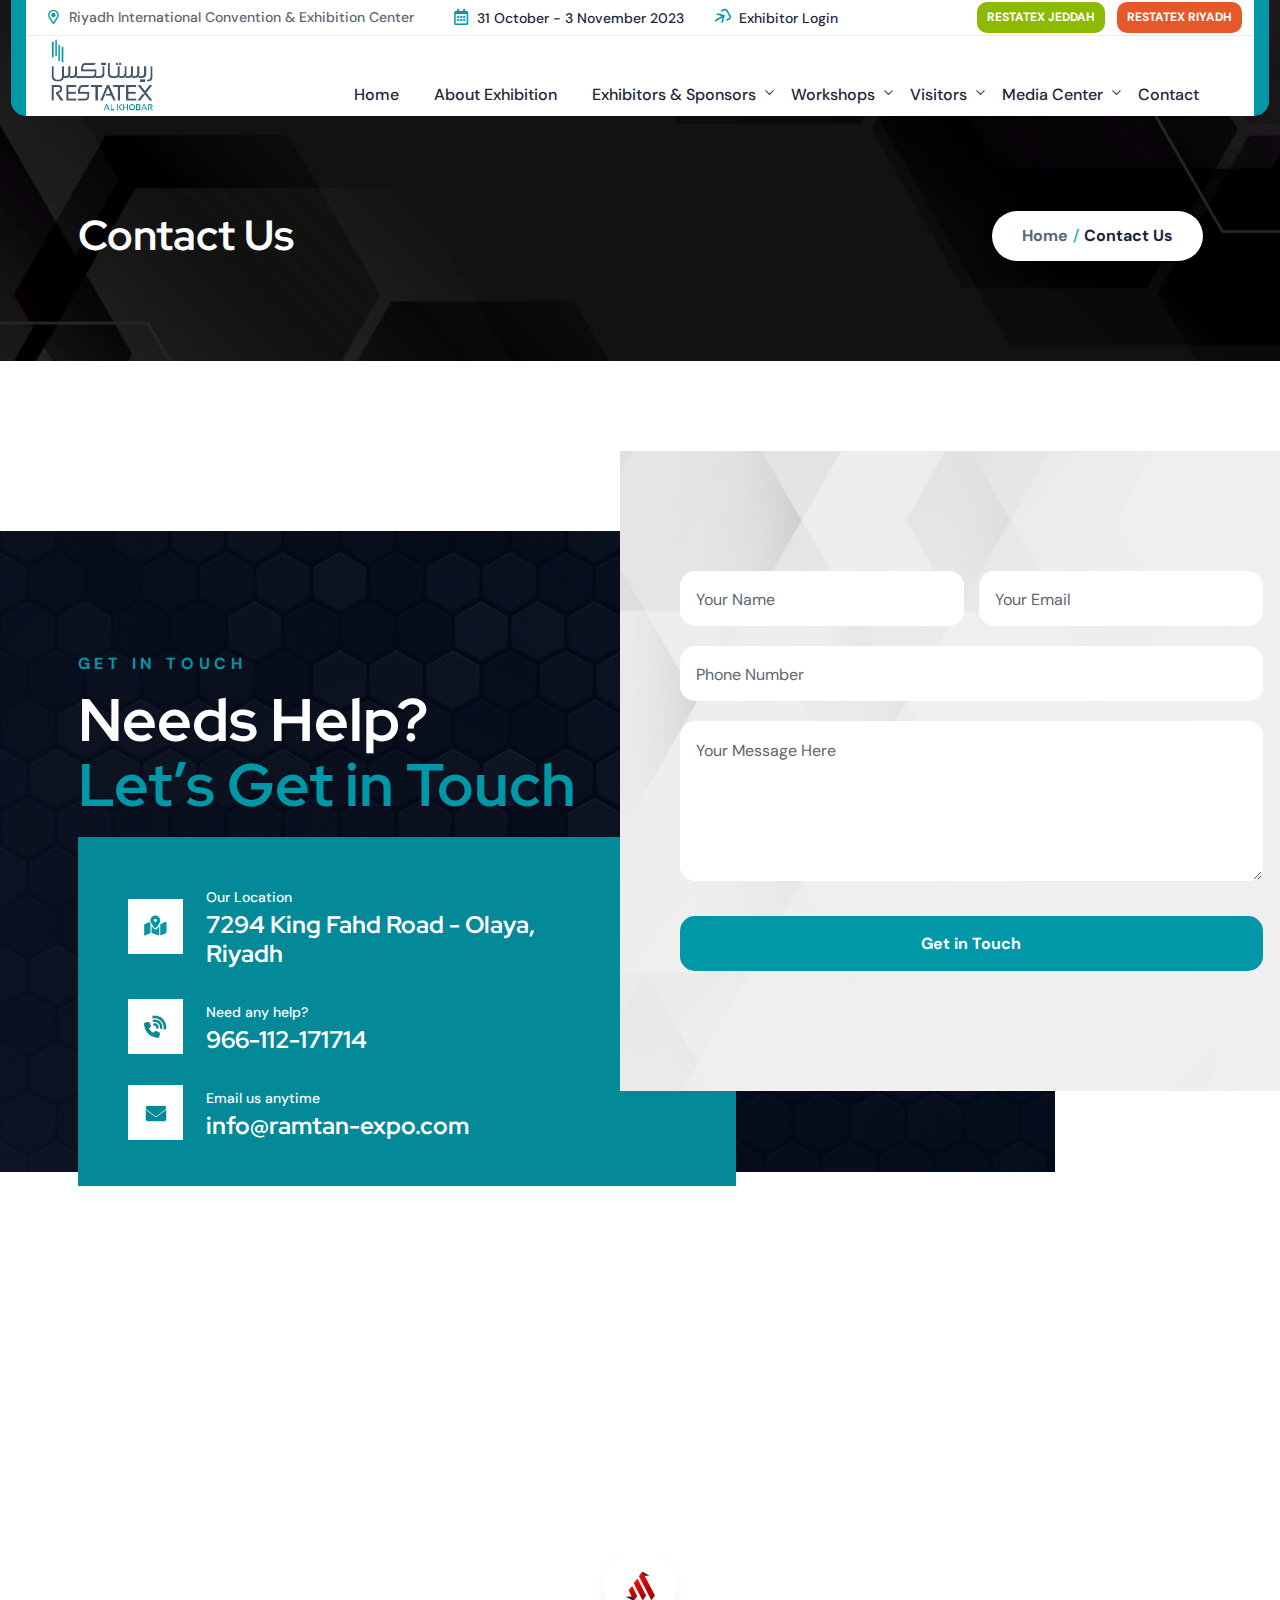
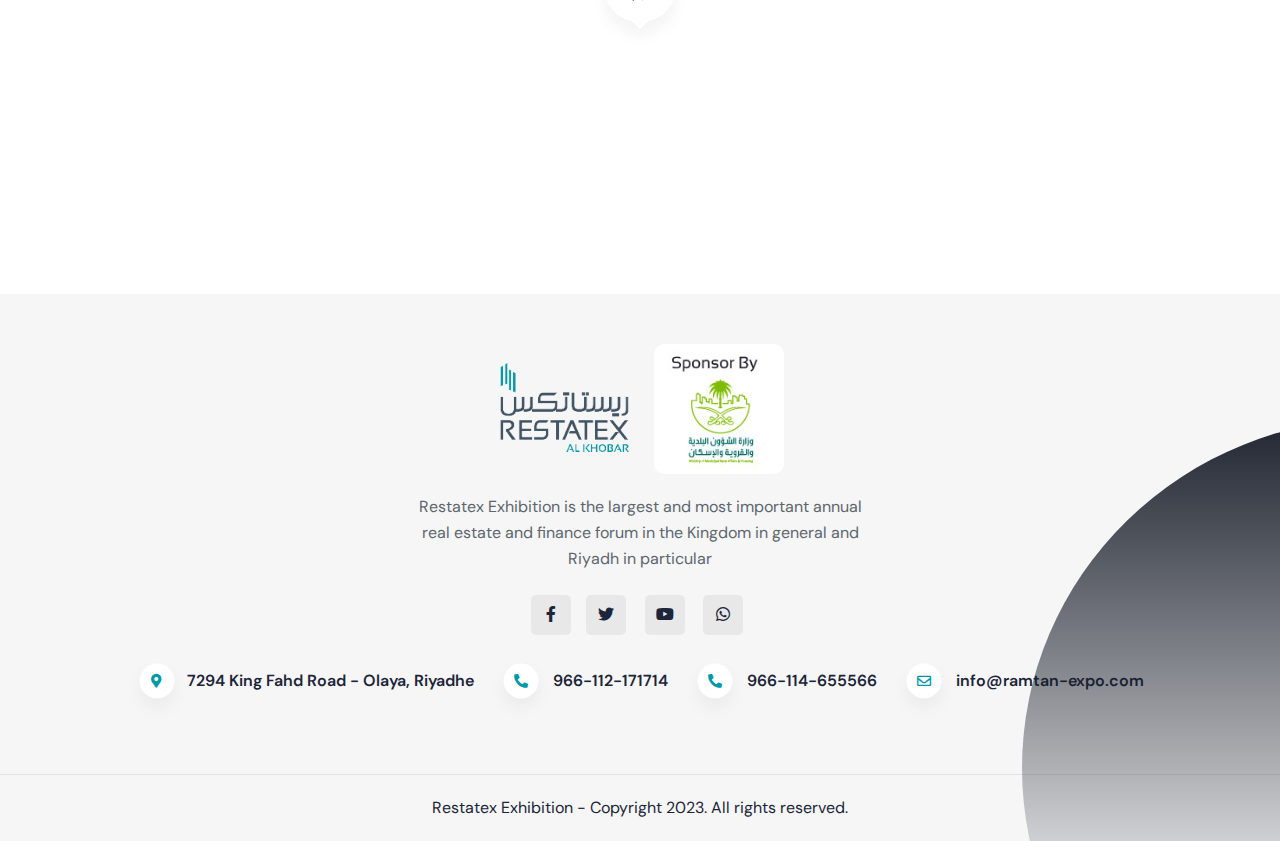
<file: contactus.html>
<!DOCTYPE html>
<html lang="en">


<head>
    <meta charset="UTF-8">
    <meta http-equiv="X-UA-Compatible" content="IE=edge">
    <meta name="viewport" content="width=device-width, initial-scale=1.0">
    <title>Restatex Riyadh Exhibition 2023</title>
    <link rel="shortcut icon" type="image/x-icon" href="assets/images/fav.png">
    <link rel="stylesheet" href="assets/css/plugins/swiper.min.css">
    <link rel="stylesheet" href="assets/css/plugins/fontawesome-5.css">
    <link rel="stylesheet" href="assets/css/plugins/animate.min.css">
    <link rel="stylesheet" href="assets/css/plugins/unicons.css">
    <link rel="stylesheet" href="assets/css/jquery.animatedheadline.css">
    <link rel="stylesheet" href="assets/css/vendor/bootstrap.min.css">
    <link rel="stylesheet" href="assets/css/select2.min.css">
    <link rel="stylesheet" href="assets/css/intlTelInput.css">
    <link rel="stylesheet" href="assets/css/style.css">
</head>

<body class="home-yellow">

    <header class="header-three header--sticky">
        <div class="container container-menu">
            <div class="row header-top-three">
                <div class="col-lg-4">
                    <p class="top-left"><i class="far fa-map-marker-alt"></i>
                        Riyadh International Convention & Exhibition Center
                    </p>
                </div>
                <div class="col-lg-4 right-h-three">
                    <div class="header-top-right">
                        <div class="single-right email">
                            <i class="far fa-calendar-alt"></i>
                            <a href="#">31 October - 3 November 2023</a>
                        </div>
                        <div class="single-right call">
                            <i class="far fa-sign-in"></i>

                            <a href="#">Exhibitor Login</a>
                        </div>
                    </div>
                </div>

                <div class="col-xl-4 col-lg-4 ">
                    <div class="right d-flex align-items-end justify-content-end">
                        <a href="#" class="rts-btn link-site jeddah-btn">Restatex Jeddah</a>
                        <a href="#" class="rts-btn link-site riyadh-btn">Restatex Riyadh</a>
                       
                    </div>
                </div>
            </div>
            <div class="row main-header main-header-three">
                <div class="col-lg-3 col-md-3 col-sm-5 col-5">
                    <a href="#" class="thumbnail-logo">
                        <img src="assets/images/logo-kh.png" alt="Logo">
                    </a>
                </div>
                <div class="col-lg-9 d-none d-xl-block">
                    <div class="text-center d-flex justify-content-center">
                        <nav class="nav-main mainmenu-nav d-none d-xl-block">
                            <ul class="mainmenu">
                                <li>
                                    <a class="nav-item" href="index.html">Home</a>
                                </li>

                                <li>
                                    <a class="nav-item" href="index.html#secAbout">About Exhibition</a>
                                </li>

                                <li class="has-droupdown">
                                    <a class="nav-link" href="#">Exhibitors & Sponsors</a>
                                    <ul class="submenu">
                                        <li><a href="sponsorship.html">Why Restatex?</a></li>
                                        <li><a href="sponsorship.html">Sponsorship opportunities</a></li>
                                        <li><a href="sponsorship.html">Participation in the exhibition</a></li>
                                        <li><a href="index.html#partners">Partners</a></li>
                                    </ul>
                                </li>

                                <li class="has-droupdown">
                                    <a class="nav-link" href="#">workshops</a>
                                    <ul class="submenu">
                                        <li><a href="keytopics.html">Key topics</a></li>
                                        <li><a href="agenda.html">agenda</a></li>
                                        <li><a href="speakers.html">speakers</a></li>
                                        <li><a href="registration.html">Register at the workshop</a></li>

                                    </ul>
                                </li>

                                <li class="has-droupdown">
                                    <a class="nav-link" href="#">visitors</a>
                                    <ul class="submenu">
                                        <li><a href="webpage.html">Why visit</a></li>
                                        <li><a href="faq.html">FAQ</a></li>
                                        <li><a href="registration.html">Attendees Registration</a></li>

                                    </ul>
                                </li>


                                <li class="has-droupdown">
                                    <a class="nav-link" href="#">Media Center</a>
                                    <ul class="submenu">
                                        <li><a href="index.html#media">Reports</a></li>
                                        <li><a href="photo.html">Photo Gallery</a></li>
                                        <li><a href="video.html">Videos</a></li>

                                    </ul>
                                </li>

                                <li><a class="nav-item" href="contactus.html">Contact</a></li>
                            </ul>
                        </nav>
                    </div>
                </div>
                <div class="col-xl-1 col-lg-1 col-md-8 col-sm-7 col-7 d-block d-xl-none">
                    <div class="right justify-content-end">
                        <button id="menu-btn" class="menu rts-btn btn-primary-3-menu ml--20 d-block d-xl-none">
                            <img class="menu-dark" src="assets/images/icon/menu.png" alt="Menu-icon">
                            <img class="menu-light" src="assets/images/icon/menu-light.png" alt="Menu-icon">
                        </button>
                    </div>
                </div>
            </div>
        </div>
    </header>
    <div id="side-bar" class="side-bar">
        <button class="close-icon-menu"><i class="far fa-times"></i></button>
        <!-- inner menu area desktop start -->
        <div class="rts-sidebar-menu-desktop">
            <a class="logo-1" href="#"><img class="logo" src="assets/images/logo-kh.png" alt="restatex_logo"></a>


            <div class="body-mobile d-block">
                <nav class="nav-main mainmenu-nav">
                    <ul class="mainmenu">
                        <li>
                            <a class="nav-item" href="index.html">Home</a>
                        </li>

                        <li>
                            <a class="nav-item" href="index.html#secAbout">About Exhibition</a>
                        </li>

                        <li class="has-droupdown">
                            <a class="nav-link" href="#">Exhibitors & Sponsors</a>
                            <ul class="submenu">
                                <li><a href="sponsorship.html">Why Restatex?</a></li>
                                <li><a href="sponsorship.html">Sponsorship opportunities</a></li>
                                <li><a href="sponsorship.html">Participation in the exhibition</a></li>
                                <li><a href="index.html#partners">Partners</a></li>
                            </ul>
                        </li>

                        <li class="has-droupdown">
                            <a class="nav-link" href="#">workshops</a>
                            <ul class="submenu">
                                <li><a href="keytopics.html">Key topics</a></li>
                                <li><a href="agenda.html">agenda</a></li>
                                <li><a href="speakers.html">speakers</a></li>
                                <li><a href="registration.html">Register at the workshop</a></li>

                            </ul>
                        </li>

                        <li class="has-droupdown">
                            <a class="nav-link" href="#">visitors</a>
                            <ul class="submenu">
                                <li><a href="webpage.html">Why visit</a></li>
                                <li><a href="faq.html">FAQ</a></li>
                                <li><a href="registration.html">Attendees Registration</a></li>

                            </ul>
                        </li>


                        <li class="has-droupdown">
                            <a class="nav-link" href="#">Media Center</a>
                            <ul class="submenu">
                                <li><a href="index.html#media">Reports</a></li>
                                <li><a href="photo.html">Photo Gallery</a></li>
                                <li><a href="video.html">Videos</a></li>

                            </ul>
                        </li>

                        <li><a class="nav-item" href="contactus.html">Contact</a></li>
                    </ul>


                </nav>
                <div class="social-wrapper-two menu mobile-menu">
                    <a href="#"><i class="fab fa-facebook-f"></i></a>
                    <a href="#"><i class="fab fa-twitter"></i></a>
                    <a href="#"><i class="fab fa-youtube"></i></a>
                    <a href="#"><i class="fab fa-whatsapp"></i></a>
                    <!-- <a href="#"><i class="fab fa-linkedin"></i></a> -->
                </div>
                <a href="#" class="rts-btn btn-primary ml--20 ml_sm--5 header-one-btn quote-btnmenu">Get Quote</a>
            </div>
        </div>
        <!-- inner menu area desktop End -->
    </div>
    <div id="anywhere-home"></div>


    <!-- ENd Header Area -->

    <!-- start breadcrumb area -->
    <div class="rts-breadcrumb-area breadcrumb-bg bg_image" style="background-image: url(assets/images/breadcrumb.jpg);">
        <div class="container">
            <div class="row align-items-center">
                <div class="col-xl-6 col-lg-6 col-md-6 col-sm-12 col-12 breadcrumb-1">
                    <h1 class="title">Contact Us</h1>
                </div>
                <div class="col-xl-6 col-lg-6 col-md-6 col-sm-12 col-12">
                    <div class="bread-tag">
                        <a href="index.html">Home</a>
                        <span> / </span>
                        <a href="#" class="active">Contact Us</a>
                    </div>
                </div>
            </div>
        </div>
    </div>
    <!-- end breadcrumb area -->


        <!-- start contact with us section -->
        <div class="rts-project-area rts-section-gap bg-project-three margin-controlerproject mt--170 mt_sm--0">
            <div class="container controler">
                <div class="row g-0">
                    <div class="col-lg-7">
                        <!-- project area left wrapper -->
                        <div class="title-area-project-w-in">
                            <span class="sub">
                                GET IN TOUCH
                            </span>
                            <h2 class="title">
                                Needs Help? <br> <span>Let’s Get in Touch</span>
                            </h2>
                          
                            
                            <div class="bg-email">
                                <div class="content-wrapper">
                                         <!-- single-contact info -->
                                         <div class="contact-info">
                                            <div class="icon icon-me-style">
                                                <i class="fas fa-map-marked-alt"></i>
                                            </div>
                                            <div class="discription">
                                                <span>Our Location</span>
                                                <h5 class="title-sm">
                                                    7294 King Fahd Road - Olaya,<br> Riyadh</h5>
                                            </div>
                                        </div>
                                        <!-- single-contact info End -->
                                    <!-- single-contact info -->
                                    <div class="contact-info">
                                        <div class="icon">
                                            <img src="assets/images/product/icon/01.jpg" alt="Product_icon">
                                        </div>
                                        <div class="discription">
                                            <span>Need any help?</span>
                                            <h5 class="title-sm">966-112-171714</h5>
                                        </div>
                                    </div>
                                    <!-- single-contact info End -->
                                    <!-- single-contact info -->
                                    <div class="contact-info">
                                        <div class="icon">
                                            <img src="assets/images/product/icon/02.jpg" alt="Product_icon">
                                        </div>
                                        <div class="discription">
                                            <span>Email us anytime</span>
                                            <h5 class="title-sm">info@ramtan-expo.com</h5>
                                        </div>
                                    </div>
                                    <!-- single-contact info End -->
                                </div>
                            </div>
                        </div>
                        <!-- project area left wrapper end -->
                    </div>
                    <div class="col-lg-5">
                        <div class="bg-input-project">
                            <div class="product-form">
                                <div id="form-messages"></div>
                                <form id="contact-form" action="#" method="post">
                                    <div class="row">
                                        <div class="col-lg-6">
                                            <input type="text" placeholder="Your Name" name="name" required>
                                        </div>
                                        <div class="col-lg-6 mt_md--20 mt_sm--20">
                                            <input type="email" placeholder="Your Email" name="email" required>
                                        </div>
                                        <div class="col-12 mt--20">
                                            <input type="text" placeholder="Phone Number" name="phone">
                                        </div>
                                        <div class="col-12 mt--20">
                                            <textarea placeholder="Your Message Here" name="message"></textarea>
                                        </div>
                                        <div class="col-12 mt--35">
                                            <button class="rts-btn btn-primary-3 color-h-black" type="submit">Get in Touch</button>
                                        </div>
                                    </div>
                                </form>
                            </div>
                        </div>
                    </div>
                </div>
            </div>
        </div>
        <!-- start contact with us section End -->



    <!-- bizup map area start -->
    <div class="rts-contact-map-area">
        <div class="contaciner-fluid">
            <div class="row">
                <div class="col-12">
                    <div class="contact-map-area-fluid">
                        <iframe class="contact-map" src="https://www.google.com/maps/embed?pb=!1m14!1m8!1m3!1d14499.24236837828!2d46.677922!3d24.699037000000004!3m2!1i1024!2i768!4f13.1!3m3!1m2!1s0x3e2f032df719a389%3A0xf2f82bfb881216df!2sMMXH%2BJ57%2C%20Al%20Mathar%20Ash%20Shamali%2C%20Riyadh%2012331%2C%20Saudi%20Arabia!5e0!3m2!1sen!2sus!4v1686009582350!5m2!1sen!2sus" style="border:0;" allowfullscreen="" loading="lazy" referrerpolicy="no-referrer-when-downgrade"></iframe>
                        <img class="location" src="assets/images/contact/shape/location.svg" alt="Business_map">
                    </div>
                </div>
            </div>
        </div>
    </div>
    <!-- bizup map area end -->
   


    <!-- rts footer three area start -->
    <div class="rts-footer-area footer-three pt--50 footer-bg-2 bg-footer-site">
        <div class="container pb--50 pb_sm--40">
            <div class="row g-5">
                <div class="col-xl-12 col-lg-12">
                    <div class="footer-three-single-wized left">
                        <div class="content-logo-footer">
                            <a href="#" class="logo_footer">
                                <img src="assets/images/log-footer.png" alt="Logo-image">
                            </a>
                            <a href="#" class="logo_footer-lic">
                                <img src="assets/images/logo-foot.png" alt="Logo-image">
                            </a>

                        </div>
                 


                        <p class="disc">
                            Restatex Exhibition is the largest and most important annual real estate and finance forum in the Kingdom in general and Riyadh in particular
                        </p>
                        <ul class="social-three-wrapper">
                            <li><a href="#"><i class="fab fa-facebook-f"></i></a></li>
                            <li><a href="#"><i class="fab fa-twitter"></i></a></li>
                            <li><a href="#"><i class="fab fa-youtube"></i></a></li>
                            <li><a href="#"><i class="fab fa-whatsapp"></i></a></li>
                     
                        </ul>
                    </div>


                    <div class="footer-three-single-wized mid-left">
                       
                        <div class="body">
                            <div class="info-wrapper">
                                <div class="single">
                                    <ul class="icon">
                                        <li><i class="fas fa-map-marker-alt"></i></li>
                                    </ul>
                                    <div class="info">
                                      
                                        <a href="#">7294 King Fahd Road - Olaya, Riyadhe</a>
                                    </div>
                                </div>

                                <div class="single">
                                    <ul class="icon">
                                        <li><i class="fas fa-phone-alt"></i></li>
                                    </ul>
                                    <div class="info">
                                      
                                        <a href="#">966-112-171714</a>
                                    </div>
                                </div>
                                <div class="single">
                                    <ul class="icon">
                                        <li><i class="fas fa-phone-alt"></i></li>
                                    </ul>
                                    <div class="info">
                                      
                                        <a href="#">966-114-655566</a>
                                    </div>
                                </div>
                                <div class="single">
                                    <ul class="icon">
                                        <li><i class="far fa-envelope"></i></li>
                                    </ul>
                                    <div class="info">
                                      
                                        <a href="#">info@ramtan-expo.com</a>
                                    </div>
                                </div>
                             
                            </div>
                        </div>
                    </div>



                </div>
              
                
            </div>
       
            
        </div>
        <div class="copyright-area ptb--20">
            <div class="container">
                <div class="row">
                    <div class="col-12">
                        <p class="disc text-center">
                            Restatex Exhibition - Copyright 2023. All rights reserved.
                        </p>
                    </div>
                </div>
            </div>
        </div>
    </div>
    <!-- rts footer three area end -->


    <!-- start loader -->
    <div class="loader-wrapper">
        <div class="loader">
        </div>
        <div class="loader-section section-left"></div>
        <div class="loader-section section-right"></div>
    </div>
    <!-- End loader -->

    <!-- progress Back to top -->
    <div class="progress-wrap">
        <svg class="progress-circle svg-content" width="100%" height="100%" viewBox="-1 -1 102 102">
            <path d="M50,1 a49,49 0 0,1 0,98 a49,49 0 0,1 0,-98" />
        </svg>
    </div>
    <!-- progress Back to top End -->


    <!-- scripts start form hear -->
    <script src="assets/js/vendor/jquery.min.js"></script>
    <script src="assets/js/vendor/jqueryui.js"></script>
    <script src="assets/js/vendor/waypoint.js"></script>
    <script src="assets/js/plugins/swiper.js"></script>
    <script src="assets/js/plugins/counterup.js"></script>
    <script src="assets/js/plugins/sal.min.js"></script>
    <script src="assets/js/vendor/bootstrap.min.js"></script>
    <script src="assets/js/plugins/fslightbox.js"></script>
    <script src="assets/js/select2.min.js"></script>
    <script src="assets/js/intlTelInput.js"></script>
    <script src="assets/js/jquery.animatedheadline.min.js"></script>
    <!-- main Js -->
    <script src="assets/js/main.js"></script>
    <!-- scripts end form hear -->


    <script>

        window.onload = function () {
            // Month,Day,Year,Hour,Minute,Second
            upTime('jan,30,2017,08:00:00'); // ****** Change this line!
        }
        function upTime(countTo) {
            now = new Date();
            countTo = new Date(countTo);
            difference = (now - countTo);

            days = Math.floor(difference / (60 * 60 * 1000 * 24) * 1);
            hours = Math.floor((difference % (60 * 60 * 1000 * 24)) / (60 * 60 * 1000) * 1);
            mins = Math.floor(((difference % (60 * 60 * 1000 * 24)) % (60 * 60 * 1000)) / (60 * 1000) * 1);
            secs = Math.floor((((difference % (60 * 60 * 1000 * 24)) % (60 * 60 * 1000)) % (60 * 1000)) / 1000 * 1);

            document.getElementById('days').firstChild.nodeValue = days;
            document.getElementById('hours').firstChild.nodeValue = hours;
            document.getElementById('minutes').firstChild.nodeValue = mins;
            document.getElementById('seconds').firstChild.nodeValue = secs;

            clearTimeout(upTime.to);
            upTime.to = setTimeout(function () { upTime(countTo); }, 1000);
        }
    </script>

<script>
    $(function() {
        $('.animate-type').animatedHeadline({
            animationType: 'clip'
            
        });
    })
</script>

<script>
    $("select").select2({
        // placeholder: "Select",
        allowClear: false
    });

    
      // International telephone format
        // $("#phone").intlTelInput();
        // get the country data from the plugin
        var countryData = window.intlTelInputGlobals.getCountryData(),
            input = document.querySelector("[type= tel]"),
            addressDropdown = document.querySelector("#address-country");

        // init plugin
        var iti = window.intlTelInput(input, {
            hiddenInput: "full_phone",
            //utilsScript: "https://intl-tel-input.com/node_modules/intl-tel-input/build/js/utils.js?1549804213570" // just for formatting/placeholders etc
        });
</script>
</body>


</html>
</file>
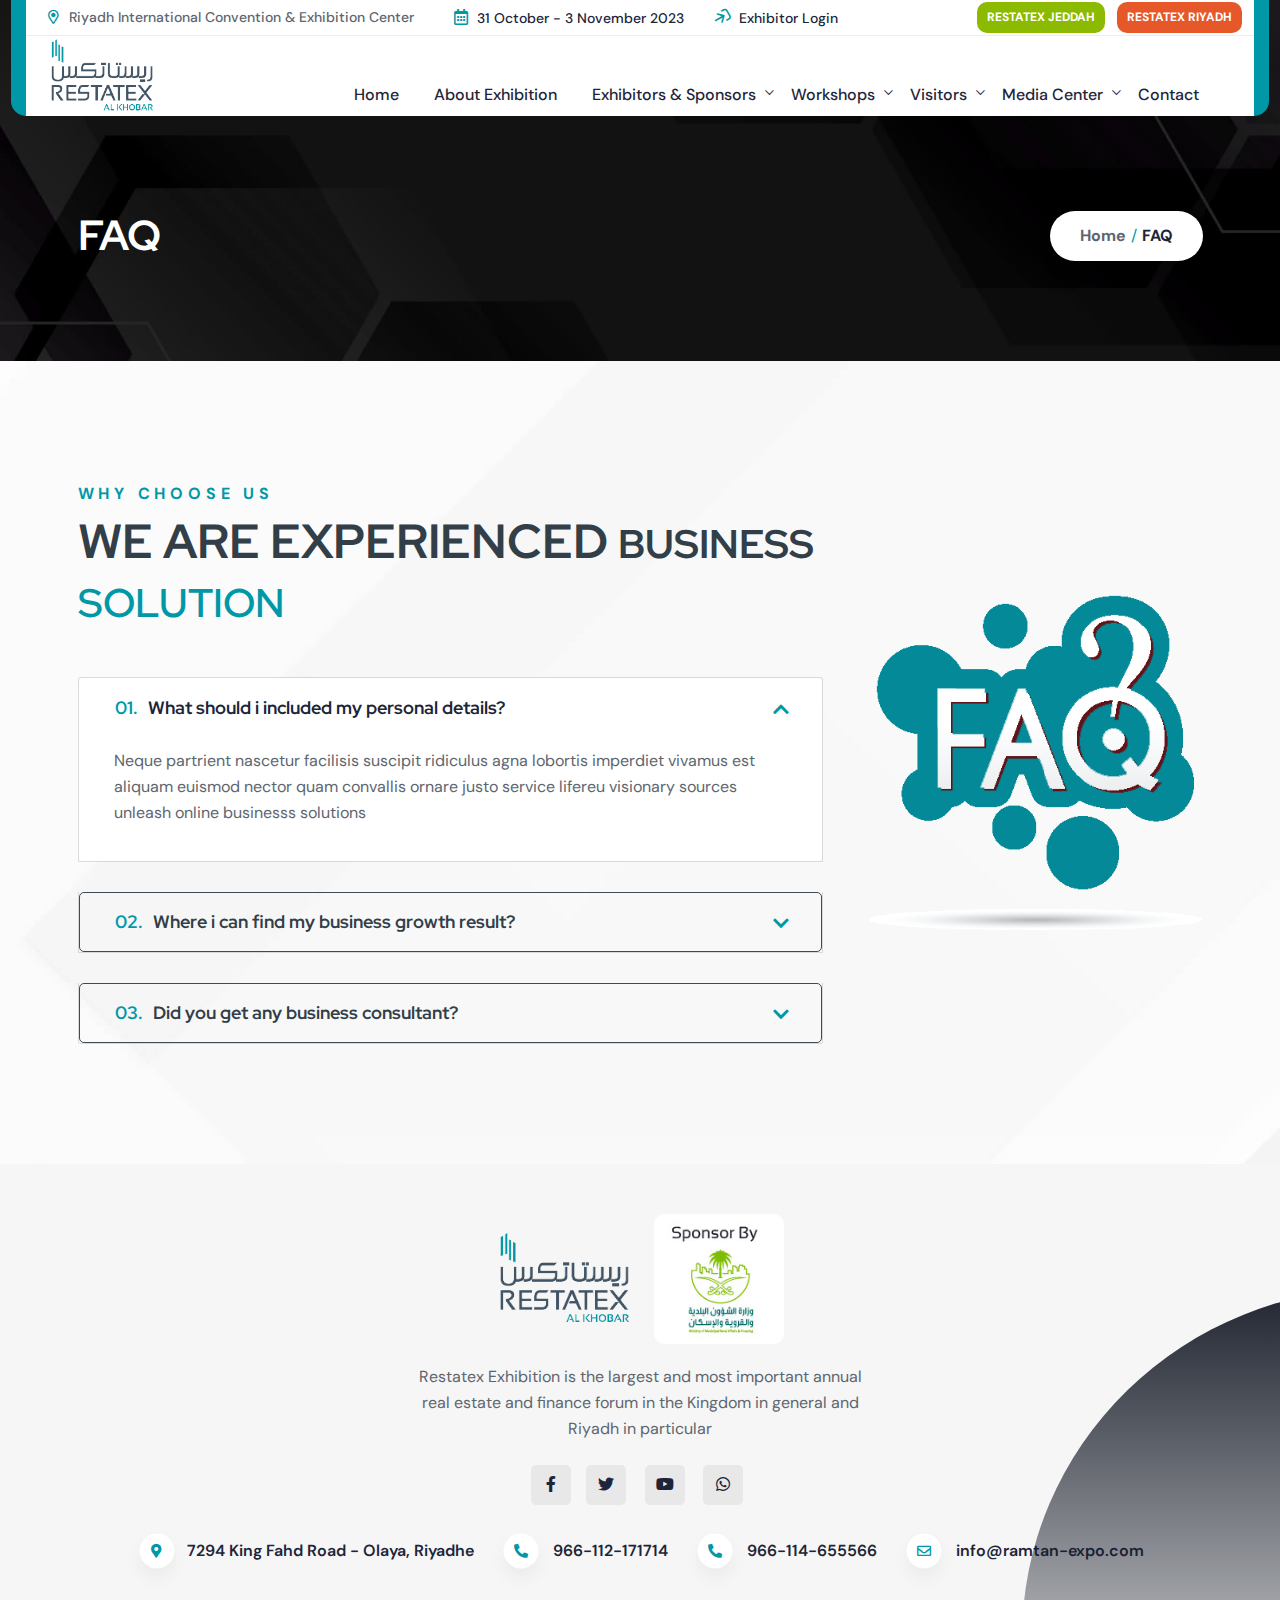
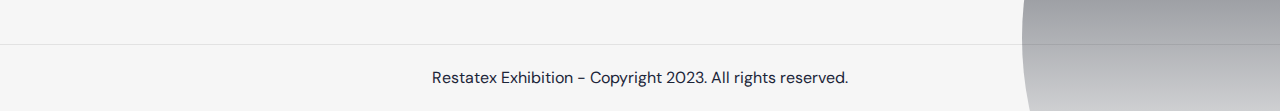
<file: faq.html>
<!DOCTYPE html>
<html lang="en">


<head>
    <meta charset="UTF-8">
    <meta http-equiv="X-UA-Compatible" content="IE=edge">
    <meta name="viewport" content="width=device-width, initial-scale=1.0">
    <title>Restatex Riyadh Exhibition 2023</title>
    <link rel="shortcut icon" type="image/x-icon" href="assets/images/fav.png">
    <link rel="stylesheet" href="assets/css/plugins/swiper.min.css">
    <link rel="stylesheet" href="assets/css/plugins/fontawesome-5.css">
    <link rel="stylesheet" href="assets/css/plugins/animate.min.css">
    <link rel="stylesheet" href="assets/css/plugins/unicons.css">
    <link rel="stylesheet" href="assets/css/jquery.animatedheadline.css">
    <link rel="stylesheet" href="assets/css/vendor/bootstrap.min.css">
    <link rel="stylesheet" href="assets/css/select2.min.css">
    <link rel="stylesheet" href="assets/css/intlTelInput.css">
    <link rel="stylesheet" href="assets/css/style.css">
</head>

<body class="home-yellow">

    <header class="header-three header--sticky">
        <div class="container container-menu">
            <div class="row header-top-three">
                <div class="col-lg-4">
                    <p class="top-left"><i class="far fa-map-marker-alt"></i>
                        Riyadh International Convention & Exhibition Center
                    </p>
                </div>
                <div class="col-lg-4 right-h-three">
                    <div class="header-top-right">
                        <div class="single-right email">
                            <i class="far fa-calendar-alt"></i>
                            <a href="#">31 October - 3 November 2023</a>
                        </div>
                        <div class="single-right call">
                            <i class="far fa-sign-in"></i>

                            <a href="#">Exhibitor Login</a>
                        </div>
                    </div>
                </div>

                <div class="col-xl-4 col-lg-4 ">
                    <div class="right d-flex align-items-end justify-content-end">
                        <a href="#" class="rts-btn link-site jeddah-btn">Restatex Jeddah</a>
                        <a href="#" class="rts-btn link-site riyadh-btn">Restatex Riyadh</a>
                       
                    </div>
                </div>
            </div>
            <div class="row main-header main-header-three">
                <div class="col-lg-3 col-md-3 col-sm-5 col-5">
                    <a href="#" class="thumbnail-logo">
                        <img src="assets/images/logo-kh.png" alt="Logo">
                    </a>
                </div>
                <div class="col-lg-9 d-none d-xl-block">
                    <div class="text-center d-flex justify-content-center">
                        <nav class="nav-main mainmenu-nav d-none d-xl-block">
                            <ul class="mainmenu">
                                <li>
                                    <a class="nav-item" href="index.html">Home</a>
                                </li>

                                <li>
                                    <a class="nav-item" href="index.html#secAbout">About Exhibition</a>
                                </li>

                                <li class="has-droupdown">
                                    <a class="nav-link" href="#">Exhibitors & Sponsors</a>
                                    <ul class="submenu">
                                        <li><a href="sponsorship.html">Why Restatex?</a></li>
                                        <li><a href="sponsorship.html">Sponsorship opportunities</a></li>
                                        <li><a href="sponsorship.html">Participation in the exhibition</a></li>
                                        <li><a href="index.html#partners">Partners</a></li>
                                    </ul>
                                </li>

                                <li class="has-droupdown">
                                    <a class="nav-link" href="#">workshops</a>
                                    <ul class="submenu">
                                        <li><a href="keytopics.html">Key topics</a></li>
                                        <li><a href="agenda.html">agenda</a></li>
                                        <li><a href="speakers.html">speakers</a></li>
                                        <li><a href="registration.html">Register at the workshop</a></li>

                                    </ul>
                                </li>

                                <li class="has-droupdown">
                                    <a class="nav-link" href="#">visitors</a>
                                    <ul class="submenu">
                                        <li><a href="webpage.html">Why visit</a></li>
                                        <li><a href="faq.html">FAQ</a></li>
                                        <li><a href="registration.html">Attendees Registration</a></li>

                                    </ul>
                                </li>


                                <li class="has-droupdown">
                                    <a class="nav-link" href="#">Media Center</a>
                                    <ul class="submenu">
                                        <li><a href="index.html#media">Reports</a></li>
                                        <li><a href="photo.html">Photo Gallery</a></li>
                                        <li><a href="video.html">Videos</a></li>

                                    </ul>
                                </li>

                                <li><a class="nav-item" href="contactus.html">Contact</a></li>
                            </ul>
                        </nav>
                    </div>
                </div>
                <div class="col-xl-1 col-lg-1 col-md-8 col-sm-7 col-7 d-block d-xl-none">
                    <div class="right justify-content-end">
                        <button id="menu-btn" class="menu rts-btn btn-primary-3-menu ml--20 d-block d-xl-none">
                            <img class="menu-dark" src="assets/images/icon/menu.png" alt="Menu-icon">
                            <img class="menu-light" src="assets/images/icon/menu-light.png" alt="Menu-icon">
                        </button>
                    </div>
                </div>
            </div>
        </div>
    </header>
    <div id="side-bar" class="side-bar">
        <button class="close-icon-menu"><i class="far fa-times"></i></button>
        <!-- inner menu area desktop start -->
        <div class="rts-sidebar-menu-desktop">
            <a class="logo-1" href="#"><img class="logo" src="assets/images/logo-kh.png" alt="restatex_logo"></a>


            <div class="body-mobile d-block">
                <nav class="nav-main mainmenu-nav">
                    <ul class="mainmenu">
                        <li>
                            <a class="nav-item" href="index.html">Home</a>
                        </li>

                        <li>
                            <a class="nav-item" href="index.html#secAbout">About Exhibition</a>
                        </li>

                        <li class="has-droupdown">
                            <a class="nav-link" href="#">Exhibitors & Sponsors</a>
                            <ul class="submenu">
                                <li><a href="sponsorship.html">Why Restatex?</a></li>
                                <li><a href="sponsorship.html">Sponsorship opportunities</a></li>
                                <li><a href="sponsorship.html">Participation in the exhibition</a></li>
                                <li><a href="index.html#partners">Partners</a></li>
                            </ul>
                        </li>

                        <li class="has-droupdown">
                            <a class="nav-link" href="#">workshops</a>
                            <ul class="submenu">
                                <li><a href="keytopics.html">Key topics</a></li>
                                <li><a href="agenda.html">agenda</a></li>
                                <li><a href="speakers.html">speakers</a></li>
                                <li><a href="registration.html">Register at the workshop</a></li>

                            </ul>
                        </li>

                        <li class="has-droupdown">
                            <a class="nav-link" href="#">visitors</a>
                            <ul class="submenu">
                                <li><a href="webpage.html">Why visit</a></li>
                                <li><a href="faq.html">FAQ</a></li>
                                <li><a href="registration.html">Attendees Registration</a></li>

                            </ul>
                        </li>


                        <li class="has-droupdown">
                            <a class="nav-link" href="#">Media Center</a>
                            <ul class="submenu">
                                <li><a href="index.html#media">Reports</a></li>
                                <li><a href="photo.html">Photo Gallery</a></li>
                                <li><a href="video.html">Videos</a></li>

                            </ul>
                        </li>

                        <li><a class="nav-item" href="contactus.html">Contact</a></li>
                    </ul>


                </nav>
                <div class="social-wrapper-two menu mobile-menu">
                    <a href="#"><i class="fab fa-facebook-f"></i></a>
                    <a href="#"><i class="fab fa-twitter"></i></a>
                    <a href="#"><i class="fab fa-youtube"></i></a>
                    <a href="#"><i class="fab fa-whatsapp"></i></a>
                    <!-- <a href="#"><i class="fab fa-linkedin"></i></a> -->
                </div>
                <a href="#" class="rts-btn btn-primary ml--20 ml_sm--5 header-one-btn quote-btnmenu">Get Quote</a>
            </div>
        </div>
        <!-- inner menu area desktop End -->
    </div>
    <div id="anywhere-home"></div>

    <!-- ENd Header Area -->

    <!-- start breadcrumb area -->
    <div class="rts-breadcrumb-area breadcrumb-bg bg_image" style="background-image: url(assets/images/breadcrumb.jpg);">
        <div class="container">
            <div class="row align-items-center">
                <div class="col-xl-6 col-lg-6 col-md-6 col-sm-12 col-12 breadcrumb-1">
                    <h1 class="title">FAQ</h1>
                </div>
                <div class="col-xl-6 col-lg-6 col-md-6 col-sm-12 col-12">
                    <div class="bread-tag">
                        <a href="index.html">Home</a>
                        <span> / </span>
                        <a href="#" class="active">FAQ</a>
                    </div>
                </div>
            </div>
        </div>
    </div>
    <!-- end breadcrumb area -->

   <!-- rts faq section area -->
   <div class="rts-faq-section rts-section-gap bg_image" style="background-image: url(assets/images/service/bg-01.jpg);">
    <div class="container">
        <div class="row align-items-center">
            <div class="col-lg-8">
                <div class="faq-two-inner">
                    <div class="title-area-faq">
                        <span class="sub">WHY CHOOSE US</span>
                        <h2 class="title">We Are Experienced
                            <span class="sm-title">Business <span>Solution</span></span>
                        </h2>
                    </div>
                    <!-- faq accordion area -->
                    <div class="faq-accordion-area">
                        <div class="accordion" id="accordionExample">
                            <div class="accordion-item">
                                <h2 class="accordion-header" id="headingOne">
                                    <button class="accordion-button" type="button" data-bs-toggle="collapse" data-bs-target="#collapseOne" aria-expanded="true" aria-controls="collapseOne">
                                        <span>01. </span> What should i included my personal details?
                                    </button>
                                </h2>
                                <div id="collapseOne" class="accordion-collapse collapse show" aria-labelledby="headingOne" data-bs-parent="#accordionExample">
                                    <div class="accordion-body">
                                        Neque partrient nascetur facilisis suscipit ridiculus agna lobortis
                                        imperdiet vivamus est aliquam euismod nector quam convallis ornare justo
                                        service lifereu visionary sources unleash online businesss solutions
                                    </div>
                                </div>
                            </div>
                            <div class="accordion-item">
                                <h2 class="accordion-header" id="headingTwo">
                                    <button class="accordion-button collapsed" type="button" data-bs-toggle="collapse" data-bs-target="#collapseTwo" aria-expanded="false" aria-controls="collapseTwo">
                                        <span>02. </span> Where i can find my business growth result?
                                    </button>
                                </h2>
                                <div id="collapseTwo" class="accordion-collapse collapse" aria-labelledby="headingTwo" data-bs-parent="#accordionExample">
                                    <div class="accordion-body">
                                        Neque partrient nascetur facilisis suscipit ridiculus agna lobortis
                                        imperdiet vivamus est aliquam euismod nector quam convallis ornare justo
                                        service lifereu visionary sources unleash online businesss solutions
                                    </div>
                                </div>
                            </div>
                            <div class="accordion-item">
                                <h2 class="accordion-header" id="headingThree">
                                    <button class="accordion-button collapsed" type="button" data-bs-toggle="collapse" data-bs-target="#collapseThree" aria-expanded="false" aria-controls="collapseThree">
                                        <span>03. </span> Did you get any business consultant?
                                    </button>
                                </h2>
                                <div id="collapseThree" class="accordion-collapse collapse" aria-labelledby="headingThree" data-bs-parent="#accordionExample">
                                    <div class="accordion-body">
                                        Neque partrient nascetur facilisis suscipit ridiculus agna lobortis
                                        imperdiet vivamus est aliquam euismod nector quam convallis ornare justo
                                        service lifereu visionary sources unleash online businesss solutions
                                    </div>
                                </div>
                            </div>
                        </div>
                    </div>
                    <!-- faq accordion area end -->
                </div>
            </div>
            <div class="col-lg-4">
                <div class="thumbnail-faq-four">
                    <img src="assets/images/faqs.png" alt="">
                </div>
            </div>
        </div>
    </div>
</div>
<!-- rts faq section area End -->
   


    <!-- rts footer three area start -->
    <div class="rts-footer-area footer-three pt--50 footer-bg-2 bg-footer-site">
        <div class="container pb--50 pb_sm--40">
            <div class="row g-5">
                <div class="col-xl-12 col-lg-12">
                    <div class="footer-three-single-wized left">
                        <div class="content-logo-footer">
                            <a href="#" class="logo_footer">
                                <img src="assets/images/log-footer.png" alt="Logo-image">
                            </a>
                            <a href="#" class="logo_footer-lic">
                                <img src="assets/images/logo-foot.png" alt="Logo-image">
                            </a>

                        </div>
                 


                        <p class="disc">
                            Restatex Exhibition is the largest and most important annual real estate and finance forum in the Kingdom in general and Riyadh in particular
                        </p>
                        <ul class="social-three-wrapper">
                            <li><a href="#"><i class="fab fa-facebook-f"></i></a></li>
                            <li><a href="#"><i class="fab fa-twitter"></i></a></li>
                            <li><a href="#"><i class="fab fa-youtube"></i></a></li>
                            <li><a href="#"><i class="fab fa-whatsapp"></i></a></li>
                     
                        </ul>
                    </div>


                    <div class="footer-three-single-wized mid-left">
                       
                        <div class="body">
                            <div class="info-wrapper">
                                <div class="single">
                                    <ul class="icon">
                                        <li><i class="fas fa-map-marker-alt"></i></li>
                                    </ul>
                                    <div class="info">
                                      
                                        <a href="#">7294 King Fahd Road - Olaya, Riyadhe</a>
                                    </div>
                                </div>

                                <div class="single">
                                    <ul class="icon">
                                        <li><i class="fas fa-phone-alt"></i></li>
                                    </ul>
                                    <div class="info">
                                      
                                        <a href="#">966-112-171714</a>
                                    </div>
                                </div>
                                <div class="single">
                                    <ul class="icon">
                                        <li><i class="fas fa-phone-alt"></i></li>
                                    </ul>
                                    <div class="info">
                                      
                                        <a href="#">966-114-655566</a>
                                    </div>
                                </div>
                                <div class="single">
                                    <ul class="icon">
                                        <li><i class="far fa-envelope"></i></li>
                                    </ul>
                                    <div class="info">
                                      
                                        <a href="#">info@ramtan-expo.com</a>
                                    </div>
                                </div>
                             
                            </div>
                        </div>
                    </div>



                </div>
              
                
            </div>
       
            
        </div>
        <div class="copyright-area ptb--20">
            <div class="container">
                <div class="row">
                    <div class="col-12">
                        <p class="disc text-center">
                            Restatex Exhibition - Copyright 2023. All rights reserved.
                        </p>
                    </div>
                </div>
            </div>
        </div>
    </div>
    <!-- rts footer three area end -->


    <!-- start loader -->
    <div class="loader-wrapper">
        <div class="loader">
        </div>
        <div class="loader-section section-left"></div>
        <div class="loader-section section-right"></div>
    </div>
    <!-- End loader -->

    <!-- progress Back to top -->
    <div class="progress-wrap">
        <svg class="progress-circle svg-content" width="100%" height="100%" viewBox="-1 -1 102 102">
            <path d="M50,1 a49,49 0 0,1 0,98 a49,49 0 0,1 0,-98" />
        </svg>
    </div>
    <!-- progress Back to top End -->


    <!-- scripts start form hear -->
    <script src="assets/js/vendor/jquery.min.js"></script>
    <script src="assets/js/vendor/jqueryui.js"></script>
    <script src="assets/js/vendor/waypoint.js"></script>
    <script src="assets/js/plugins/swiper.js"></script>
    <script src="assets/js/plugins/counterup.js"></script>
    <script src="assets/js/plugins/sal.min.js"></script>
    <script src="assets/js/vendor/bootstrap.min.js"></script>
    <script src="assets/js/plugins/fslightbox.js"></script>
    <script src="assets/js/select2.min.js"></script>
    <script src="assets/js/intlTelInput.js"></script>
    <script src="assets/js/jquery.animatedheadline.min.js"></script>
    <!-- main Js -->
    <script src="assets/js/main.js"></script>
    <!-- scripts end form hear -->


    <script>

        window.onload = function () {
            // Month,Day,Year,Hour,Minute,Second
            upTime('jan,30,2017,08:00:00'); // ****** Change this line!
        }
        function upTime(countTo) {
            now = new Date();
            countTo = new Date(countTo);
            difference = (now - countTo);

            days = Math.floor(difference / (60 * 60 * 1000 * 24) * 1);
            hours = Math.floor((difference % (60 * 60 * 1000 * 24)) / (60 * 60 * 1000) * 1);
            mins = Math.floor(((difference % (60 * 60 * 1000 * 24)) % (60 * 60 * 1000)) / (60 * 1000) * 1);
            secs = Math.floor((((difference % (60 * 60 * 1000 * 24)) % (60 * 60 * 1000)) % (60 * 1000)) / 1000 * 1);

            document.getElementById('days').firstChild.nodeValue = days;
            document.getElementById('hours').firstChild.nodeValue = hours;
            document.getElementById('minutes').firstChild.nodeValue = mins;
            document.getElementById('seconds').firstChild.nodeValue = secs;

            clearTimeout(upTime.to);
            upTime.to = setTimeout(function () { upTime(countTo); }, 1000);
        }
    </script>

<script>
    $(function() {
        $('.animate-type').animatedHeadline({
            animationType: 'clip'
            
        });
    })
</script>

<script>
    $("select").select2({
        // placeholder: "Select",
        allowClear: false
    });

    
      // International telephone format
        // $("#phone").intlTelInput();
        // get the country data from the plugin
        var countryData = window.intlTelInputGlobals.getCountryData(),
            input = document.querySelector("[type= tel]"),
            addressDropdown = document.querySelector("#address-country");

        // init plugin
        var iti = window.intlTelInput(input, {
            hiddenInput: "full_phone",
            //utilsScript: "https://intl-tel-input.com/node_modules/intl-tel-input/build/js/utils.js?1549804213570" // just for formatting/placeholders etc
        });
</script>
</body>


</html>
</file>
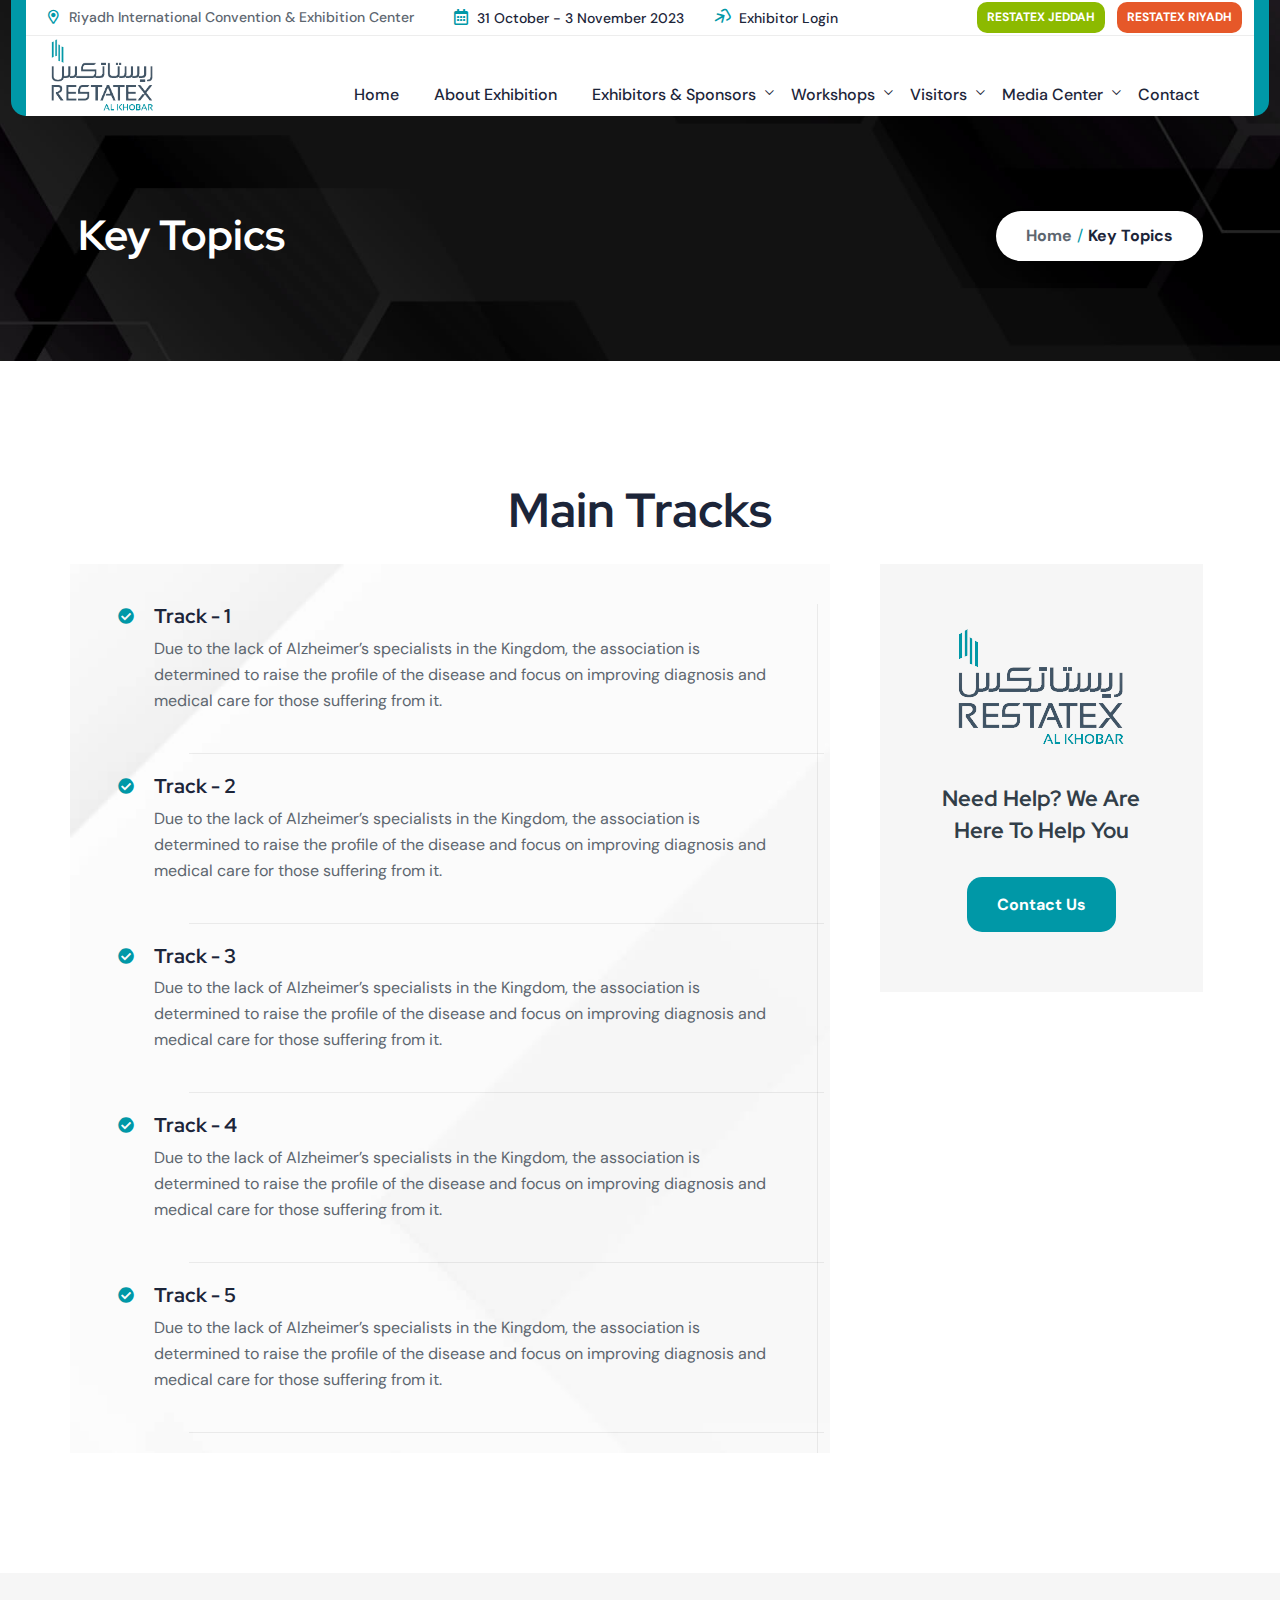
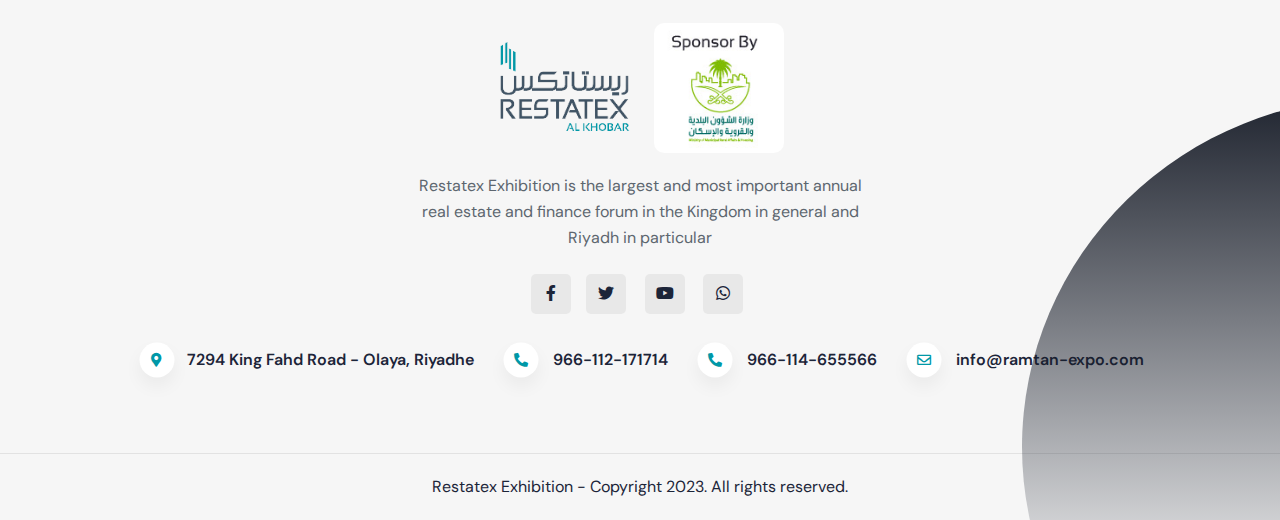
<file: keytopics.html>
<!DOCTYPE html>
<html lang="en">


<head>
    <meta charset="UTF-8">
    <meta http-equiv="X-UA-Compatible" content="IE=edge">
    <meta name="viewport" content="width=device-width, initial-scale=1.0">
    <title>Restatex Riyadh Exhibition 2023</title>
    <link rel="shortcut icon" type="image/x-icon" href="assets/images/fav.png">
    <link rel="stylesheet" href="assets/css/plugins/swiper.min.css">
    <link rel="stylesheet" href="assets/css/plugins/fontawesome-5.css">
    <link rel="stylesheet" href="assets/css/plugins/animate.min.css">
    <link rel="stylesheet" href="assets/css/plugins/unicons.css">
    <link rel="stylesheet" href="assets/css/jquery.animatedheadline.css">
    <link rel="stylesheet" href="assets/css/vendor/bootstrap.min.css">
    <link rel="stylesheet" href="assets/css/select2.min.css">
    <link rel="stylesheet" href="assets/css/intlTelInput.css">
    <link rel="stylesheet" href="assets/css/style.css">
</head>

<body class="home-yellow">

    <header class="header-three header--sticky">
        <div class="container container-menu">
            <div class="row header-top-three">
                <div class="col-lg-4">
                    <p class="top-left"><i class="far fa-map-marker-alt"></i>
                        Riyadh International Convention & Exhibition Center
                    </p>
                </div>
                <div class="col-lg-4 right-h-three">
                    <div class="header-top-right">
                        <div class="single-right email">
                            <i class="far fa-calendar-alt"></i>
                            <a href="#">31 October - 3 November 2023</a>
                        </div>
                        <div class="single-right call">
                            <i class="far fa-sign-in"></i>

                            <a href="#">Exhibitor Login</a>
                        </div>
                    </div>
                </div>

                <div class="col-xl-4 col-lg-4 ">
                    <div class="right d-flex align-items-end justify-content-end">
                        <a href="#" class="rts-btn link-site jeddah-btn">Restatex Jeddah</a>
                        <a href="#" class="rts-btn link-site riyadh-btn">Restatex Riyadh</a>
                       
                    </div>
                </div>
            </div>
            <div class="row main-header main-header-three">
                <div class="col-lg-3 col-md-3 col-sm-5 col-5">
                    <a href="#" class="thumbnail-logo">
                        <img src="assets/images/logo-kh.png" alt="Logo">
                    </a>
                </div>
                <div class="col-lg-9 d-none d-xl-block">
                    <div class="text-center d-flex justify-content-center">
                        <nav class="nav-main mainmenu-nav d-none d-xl-block">
                            <ul class="mainmenu">
                                <li>
                                    <a class="nav-item" href="index.html">Home</a>
                                </li>

                                <li>
                                    <a class="nav-item" href="index.html#secAbout">About Exhibition</a>
                                </li>

                                <li class="has-droupdown">
                                    <a class="nav-link" href="#">Exhibitors & Sponsors</a>
                                    <ul class="submenu">
                                        <li><a href="sponsorship.html">Why Restatex?</a></li>
                                        <li><a href="sponsorship.html">Sponsorship opportunities</a></li>
                                        <li><a href="sponsorship.html">Participation in the exhibition</a></li>
                                        <li><a href="index.html#partners">Partners</a></li>
                                    </ul>
                                </li>

                                <li class="has-droupdown">
                                    <a class="nav-link" href="#">workshops</a>
                                    <ul class="submenu">
                                        <li><a href="keytopics.html">Key topics</a></li>
                                        <li><a href="agenda.html">agenda</a></li>
                                        <li><a href="speakers.html">speakers</a></li>
                                        <li><a href="registration.html">Register at the workshop</a></li>

                                    </ul>
                                </li>

                                <li class="has-droupdown">
                                    <a class="nav-link" href="#">visitors</a>
                                    <ul class="submenu">
                                        <li><a href="webpage.html">Why visit</a></li>
                                        <li><a href="faq.html">FAQ</a></li>
                                        <li><a href="registration.html">Attendees Registration</a></li>

                                    </ul>
                                </li>


                                <li class="has-droupdown">
                                    <a class="nav-link" href="#">Media Center</a>
                                    <ul class="submenu">
                                        <li><a href="index.html#media">Reports</a></li>
                                        <li><a href="photo.html">Photo Gallery</a></li>
                                        <li><a href="video.html">Videos</a></li>

                                    </ul>
                                </li>

                                <li><a class="nav-item" href="contactus.html">Contact</a></li>
                            </ul>
                        </nav>
                    </div>
                </div>
                <div class="col-xl-1 col-lg-1 col-md-8 col-sm-7 col-7 d-block d-xl-none">
                    <div class="right justify-content-end">
                        <button id="menu-btn" class="menu rts-btn btn-primary-3-menu ml--20 d-block d-xl-none">
                            <img class="menu-dark" src="assets/images/icon/menu.png" alt="Menu-icon">
                            <img class="menu-light" src="assets/images/icon/menu-light.png" alt="Menu-icon">
                        </button>
                    </div>
                </div>
            </div>
        </div>
    </header>
    <div id="side-bar" class="side-bar">
        <button class="close-icon-menu"><i class="far fa-times"></i></button>
        <!-- inner menu area desktop start -->
        <div class="rts-sidebar-menu-desktop">
            <a class="logo-1" href="#"><img class="logo" src="assets/images/logo-kh.png" alt="restatex_logo"></a>


            <div class="body-mobile d-block">
                <nav class="nav-main mainmenu-nav">
                    <ul class="mainmenu">
                        <li>
                            <a class="nav-item" href="index.html">Home</a>
                        </li>

                        <li>
                            <a class="nav-item" href="index.html#secAbout">About Exhibition</a>
                        </li>

                        <li class="has-droupdown">
                            <a class="nav-link" href="#">Exhibitors & Sponsors</a>
                            <ul class="submenu">
                                <li><a href="sponsorship.html">Why Restatex?</a></li>
                                <li><a href="sponsorship.html">Sponsorship opportunities</a></li>
                                <li><a href="sponsorship.html">Participation in the exhibition</a></li>
                                <li><a href="index.html#partners">Partners</a></li>
                            </ul>
                        </li>

                        <li class="has-droupdown">
                            <a class="nav-link" href="#">workshops</a>
                            <ul class="submenu">
                                <li><a href="keytopics.html">Key topics</a></li>
                                <li><a href="agenda.html">agenda</a></li>
                                <li><a href="speakers.html">speakers</a></li>
                                <li><a href="registration.html">Register at the workshop</a></li>

                            </ul>
                        </li>

                        <li class="has-droupdown">
                            <a class="nav-link" href="#">visitors</a>
                            <ul class="submenu">
                                <li><a href="webpage.html">Why visit</a></li>
                                <li><a href="faq.html">FAQ</a></li>
                                <li><a href="registration.html">Attendees Registration</a></li>

                            </ul>
                        </li>


                        <li class="has-droupdown">
                            <a class="nav-link" href="#">Media Center</a>
                            <ul class="submenu">
                                <li><a href="index.html#media">Reports</a></li>
                                <li><a href="photo.html">Photo Gallery</a></li>
                                <li><a href="video.html">Videos</a></li>

                            </ul>
                        </li>

                        <li><a class="nav-item" href="contactus.html">Contact</a></li>
                    </ul>


                </nav>
                <div class="social-wrapper-two menu mobile-menu">
                    <a href="#"><i class="fab fa-facebook-f"></i></a>
                    <a href="#"><i class="fab fa-twitter"></i></a>
                    <a href="#"><i class="fab fa-youtube"></i></a>
                    <a href="#"><i class="fab fa-whatsapp"></i></a>
                    <!-- <a href="#"><i class="fab fa-linkedin"></i></a> -->
                </div>
                <a href="#" class="rts-btn btn-primary ml--20 ml_sm--5 header-one-btn quote-btnmenu">Get Quote</a>
            </div>
        </div>
        <!-- inner menu area desktop End -->
    </div>
    <div id="anywhere-home"></div>

    <!-- ENd Header Area -->

    <!-- start breadcrumb area -->
    <div class="rts-breadcrumb-area breadcrumb-bg bg_image" style="background-image: url(assets/images/breadcrumb.jpg);">
        <div class="container">
            <div class="row align-items-center">
                <div class="col-xl-6 col-lg-6 col-md-6 col-sm-12 col-12 breadcrumb-1">
                    <h1 class="title">Key Topics</h1>
                </div>
                <div class="col-xl-6 col-lg-6 col-md-6 col-sm-12 col-12">
                    <div class="bread-tag">
                        <a href="index.html">Home</a>
                        <span> / </span>
                        <a href="#" class="active">Key Topics</a>
                    </div>
                </div>
            </div>
        </div>
    </div>
    <!-- end breadcrumb area -->

    <!-- start about  area -->
    <div class="rts-service-details-area rts-section-gap">
        <div class="container">
            <div class="row">
                <div class="col-12">
                    <div class="rts-title-area service text-center">
                   
                        <h2 class="title">Main Tracks</h2>
                    </div>
                </div>
            </div>
            <div class="row">
                <div class="col-xl-8 col-md-12 col-sm-12 col-12">

                    <div class="background-service row">
                        <!-- start single Service -->
                        <div class="col-xl-12 col-lg-12 col-md-12 col-sm-12 col-12">
                            <div class="service-one-inner one">
                                <div class="thumbnail icone-topic">
                                    <i class="fas fa-check-circle"></i>
                                </div>
                                <div class="service-details">
                                    <a href="#">
                                        <h5 class="title">Track - 1</h5>
                                    </a>
                                    <p class="disc">
                                        Due to the lack of Alzheimer’s specialists in the Kingdom, the association is determined to raise the profile of the disease and focus on improving diagnosis and medical care for those suffering from it.

                                    </p>
                                  
                                </div>
                            </div>
                        </div>
                        <!-- end single Services -->
                            <!-- start single Service -->
                            <div class="col-xl-12 col-lg-12 col-md-12 col-sm-12 col-12">
                                <div class="service-one-inner one">
                                    <div class="thumbnail icone-topic">
                                        <i class="fas fa-check-circle"></i>
                                    </div>
                                    <div class="service-details">
                                        <a href="#">
                                            <h5 class="title">Track - 2</h5>
                                        </a>
                                        <p class="disc">
                                            Due to the lack of Alzheimer’s specialists in the Kingdom, the association is determined to raise the profile of the disease and focus on improving diagnosis and medical care for those suffering from it.
    
                                        </p>
                                      
                                    </div>
                                </div>
                            </div>
                            <!-- end single Services -->
             
                            
                                <!-- start single Service -->
                        <div class="col-xl-12 col-lg-12 col-md-12 col-sm-12 col-12">
                            <div class="service-one-inner one">
                                <div class="thumbnail icone-topic">
                                    <i class="fas fa-check-circle"></i>
                                </div>
                                <div class="service-details">
                                    <a href="#">
                                        <h5 class="title">Track - 3</h5>
                                    </a>
                                    <p class="disc">
                                        Due to the lack of Alzheimer’s specialists in the Kingdom, the association is determined to raise the profile of the disease and focus on improving diagnosis and medical care for those suffering from it.

                                    </p>
                                  
                                </div>
                            </div>
                        </div>
                        <!-- end single Services -->
             


                            <!-- start single Service -->
                            <div class="col-xl-12 col-lg-12 col-md-12 col-sm-12 col-12">
                                <div class="service-one-inner one">
                                    <div class="thumbnail icone-topic">
                                        <i class="fas fa-check-circle"></i>
                                    </div>
                                    <div class="service-details">
                                        <a href="#">
                                            <h5 class="title">Track - 4</h5>
                                        </a>
                                        <p class="disc">
                                            Due to the lack of Alzheimer’s specialists in the Kingdom, the association is determined to raise the profile of the disease and focus on improving diagnosis and medical care for those suffering from it.
    
                                        </p>
                                      
                                    </div>
                                </div>
                            </div>
                            <!-- end single Services -->
             
                            
                                <!-- start single Service -->
                        <div class="col-xl-12 col-lg-12 col-md-12 col-sm-12 col-12">
                            <div class="service-one-inner one">
                                <div class="thumbnail icone-topic">
                                    <i class="fas fa-check-circle"></i>
                                </div>
                                <div class="service-details">
                                    <a href="#">
                                        <h5 class="title">Track - 5</h5>
                                    </a>
                                    <p class="disc">
                                        Due to the lack of Alzheimer’s specialists in the Kingdom, the association is determined to raise the profile of the disease and focus on improving diagnosis and medical care for those suffering from it.

                                    </p>
                                  
                                </div>
                            </div>
                        </div>
                        <!-- end single Services -->
             
             
                        
                    
                    </div>
                 
                    
             
                </div>
                <!--rts blog wizered area -->
                <div class="col-xl-4 col-md-12 col-sm-12 col-12 mt_lg--60 pl--50 pl_md--0 pl-lg-controler pl_sm--0">
                
                    <!-- single wizered End -->
                    <!-- single wizered start -->
                    <div class="rts-single-wized contact service">
                        <div class="wized-header">
                            <a href="#"><img src="assets/images/logo-kh.png" alt="Business_logo"></a>
                        </div>
                        <div class="wized-body">
                            <h5 class="title">Need Help? We Are Here
                                To Help You</h5>
                            <a class="rts-btn btn-primary-3" href="#">Contact Us</a>
                        </div>
                    </div>
                    <!-- single wizered End -->
                </div>
                <!-- rts- blog wizered end area -->
            </div>
        </div>
    </div>
    <!-- End about area -->
   


    <!-- rts footer three area start -->
    <div class="rts-footer-area footer-three pt--50 footer-bg-2 bg-footer-site">
        <div class="container pb--50 pb_sm--40">
            <div class="row g-5">
                <div class="col-xl-12 col-lg-12">
                    <div class="footer-three-single-wized left">
                        <div class="content-logo-footer">
                            <a href="#" class="logo_footer">
                                <img src="assets/images/log-footer.png" alt="Logo-image">
                            </a>
                            <a href="#" class="logo_footer-lic">
                                <img src="assets/images/logo-foot.png" alt="Logo-image">
                            </a>

                        </div>
                 


                        <p class="disc">
                            Restatex Exhibition is the largest and most important annual real estate and finance forum in the Kingdom in general and Riyadh in particular
                        </p>
                        <ul class="social-three-wrapper">
                            <li><a href="#"><i class="fab fa-facebook-f"></i></a></li>
                            <li><a href="#"><i class="fab fa-twitter"></i></a></li>
                            <li><a href="#"><i class="fab fa-youtube"></i></a></li>
                            <li><a href="#"><i class="fab fa-whatsapp"></i></a></li>
                     
                        </ul>
                    </div>


                    <div class="footer-three-single-wized mid-left">
                       
                        <div class="body">
                            <div class="info-wrapper">
                                <div class="single">
                                    <ul class="icon">
                                        <li><i class="fas fa-map-marker-alt"></i></li>
                                    </ul>
                                    <div class="info">
                                      
                                        <a href="#">7294 King Fahd Road - Olaya, Riyadhe</a>
                                    </div>
                                </div>

                                <div class="single">
                                    <ul class="icon">
                                        <li><i class="fas fa-phone-alt"></i></li>
                                    </ul>
                                    <div class="info">
                                      
                                        <a href="#">966-112-171714</a>
                                    </div>
                                </div>
                                <div class="single">
                                    <ul class="icon">
                                        <li><i class="fas fa-phone-alt"></i></li>
                                    </ul>
                                    <div class="info">
                                      
                                        <a href="#">966-114-655566</a>
                                    </div>
                                </div>
                                <div class="single">
                                    <ul class="icon">
                                        <li><i class="far fa-envelope"></i></li>
                                    </ul>
                                    <div class="info">
                                      
                                        <a href="#">info@ramtan-expo.com</a>
                                    </div>
                                </div>
                             
                            </div>
                        </div>
                    </div>



                </div>
              
                
            </div>
       
            
        </div>
        <div class="copyright-area ptb--20">
            <div class="container">
                <div class="row">
                    <div class="col-12">
                        <p class="disc text-center">
                            Restatex Exhibition - Copyright 2023. All rights reserved.
                        </p>
                    </div>
                </div>
            </div>
        </div>
    </div>
    <!-- rts footer three area end -->


    <!-- start loader -->
    <div class="loader-wrapper">
        <div class="loader">
        </div>
        <div class="loader-section section-left"></div>
        <div class="loader-section section-right"></div>
    </div>
    <!-- End loader -->

    <!-- progress Back to top -->
    <div class="progress-wrap">
        <svg class="progress-circle svg-content" width="100%" height="100%" viewBox="-1 -1 102 102">
            <path d="M50,1 a49,49 0 0,1 0,98 a49,49 0 0,1 0,-98" />
        </svg>
    </div>
    <!-- progress Back to top End -->


    <!-- scripts start form hear -->
    <script src="assets/js/vendor/jquery.min.js"></script>
    <script src="assets/js/vendor/jqueryui.js"></script>
    <script src="assets/js/vendor/waypoint.js"></script>
    <script src="assets/js/plugins/swiper.js"></script>
    <script src="assets/js/plugins/counterup.js"></script>
    <script src="assets/js/plugins/sal.min.js"></script>
    <script src="assets/js/vendor/bootstrap.min.js"></script>
    <script src="assets/js/plugins/fslightbox.js"></script>
    <script src="assets/js/select2.min.js"></script>
    <script src="assets/js/intlTelInput.js"></script>
    <script src="assets/js/jquery.animatedheadline.min.js"></script>
    <!-- main Js -->
    <script src="assets/js/main.js"></script>
    <!-- scripts end form hear -->


    <script>

        window.onload = function () {
            // Month,Day,Year,Hour,Minute,Second
            upTime('jan,30,2017,08:00:00'); // ****** Change this line!
        }
        function upTime(countTo) {
            now = new Date();
            countTo = new Date(countTo);
            difference = (now - countTo);

            days = Math.floor(difference / (60 * 60 * 1000 * 24) * 1);
            hours = Math.floor((difference % (60 * 60 * 1000 * 24)) / (60 * 60 * 1000) * 1);
            mins = Math.floor(((difference % (60 * 60 * 1000 * 24)) % (60 * 60 * 1000)) / (60 * 1000) * 1);
            secs = Math.floor((((difference % (60 * 60 * 1000 * 24)) % (60 * 60 * 1000)) % (60 * 1000)) / 1000 * 1);

            document.getElementById('days').firstChild.nodeValue = days;
            document.getElementById('hours').firstChild.nodeValue = hours;
            document.getElementById('minutes').firstChild.nodeValue = mins;
            document.getElementById('seconds').firstChild.nodeValue = secs;

            clearTimeout(upTime.to);
            upTime.to = setTimeout(function () { upTime(countTo); }, 1000);
        }
    </script>

<script>
    $(function() {
        $('.animate-type').animatedHeadline({
            animationType: 'clip'
            
        });
    })
</script>

<script>
    $("select").select2({
        // placeholder: "Select",
        allowClear: false
    });

    
      // International telephone format
        // $("#phone").intlTelInput();
        // get the country data from the plugin
        var countryData = window.intlTelInputGlobals.getCountryData(),
            input = document.querySelector("[type= tel]"),
            addressDropdown = document.querySelector("#address-country");

        // init plugin
        var iti = window.intlTelInput(input, {
            hiddenInput: "full_phone",
            //utilsScript: "https://intl-tel-input.com/node_modules/intl-tel-input/build/js/utils.js?1549804213570" // just for formatting/placeholders etc
        });
</script>
</body>


</html>
</file>
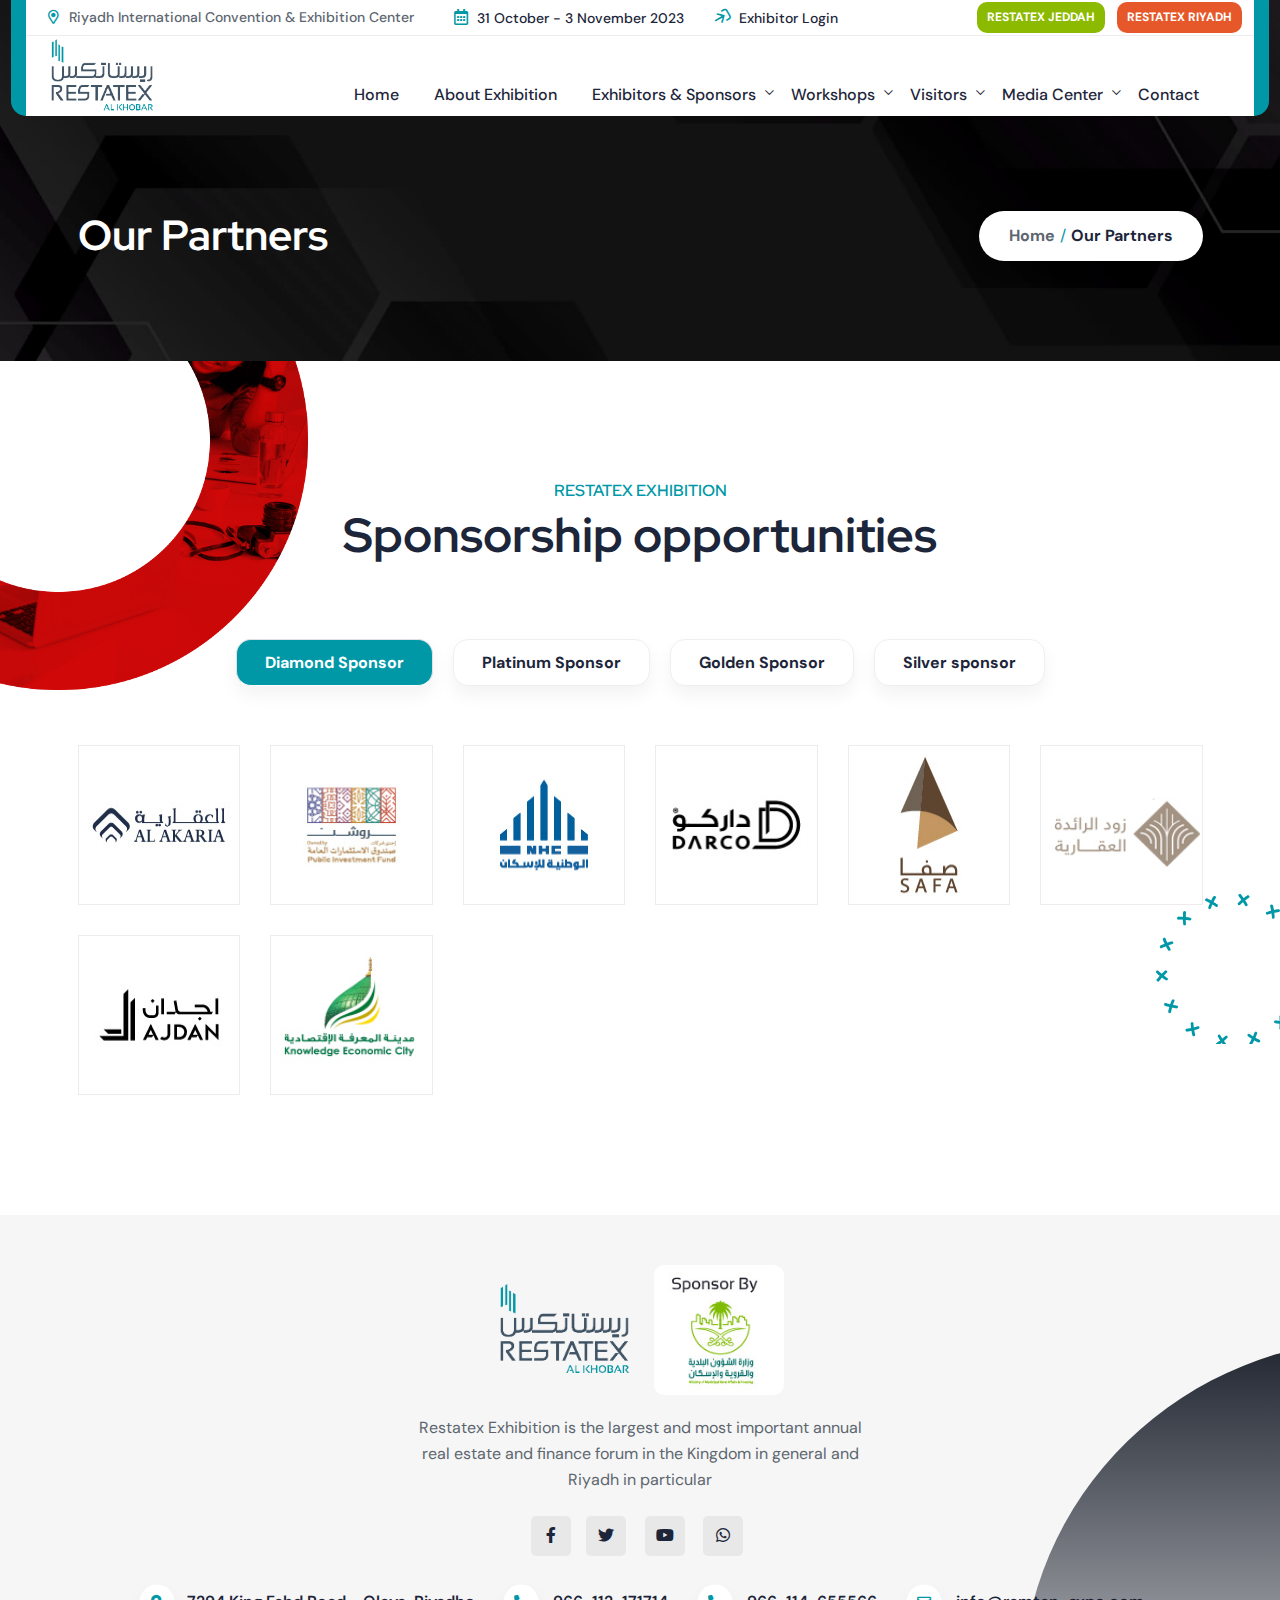
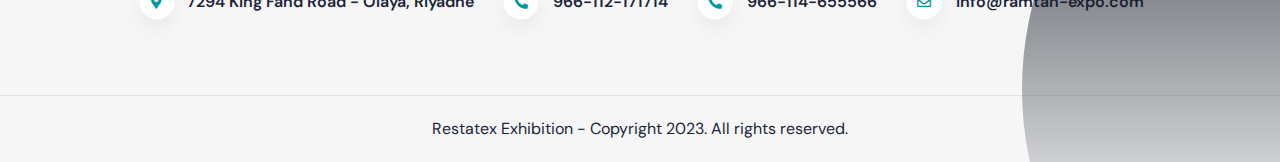
<file: partners.html>
<!DOCTYPE html>
<html lang="en">


<head>
    <meta charset="UTF-8">
    <meta http-equiv="X-UA-Compatible" content="IE=edge">
    <meta name="viewport" content="width=device-width, initial-scale=1.0">
    <title>Restatex Riyadh Exhibition 2023</title>
    <link rel="shortcut icon" type="image/x-icon" href="assets/images/fav.png">
    <link rel="stylesheet" href="assets/css/plugins/swiper.min.css">
    <link rel="stylesheet" href="assets/css/plugins/fontawesome-5.css">
    <link rel="stylesheet" href="assets/css/plugins/animate.min.css">
    <link rel="stylesheet" href="assets/css/plugins/unicons.css">
    <link rel="stylesheet" href="assets/css/jquery.animatedheadline.css">
    <link rel="stylesheet" href="assets/css/vendor/bootstrap.min.css">
    <link rel="stylesheet" href="assets/css/select2.min.css">
    <link rel="stylesheet" href="assets/css/intlTelInput.css">
    <link rel="stylesheet" href="assets/css/style.css">
</head>

<body class="home-yellow">

    <header class="header-three header--sticky">
        <div class="container container-menu">
            <div class="row header-top-three">
                <div class="col-lg-4">
                    <p class="top-left"><i class="far fa-map-marker-alt"></i>
                        Riyadh International Convention & Exhibition Center
                    </p>
                </div>
                <div class="col-lg-4 right-h-three">
                    <div class="header-top-right">
                        <div class="single-right email">
                            <i class="far fa-calendar-alt"></i>
                            <a href="#">31 October - 3 November 2023</a>
                        </div>
                        <div class="single-right call">
                            <i class="far fa-sign-in"></i>

                            <a href="#">Exhibitor Login</a>
                        </div>
                    </div>
                </div>

                <div class="col-xl-4 col-lg-4 ">
                    <div class="right d-flex align-items-end justify-content-end">
                        <a href="#" class="rts-btn link-site jeddah-btn">Restatex Jeddah</a>
                        <a href="#" class="rts-btn link-site riyadh-btn">Restatex Riyadh</a>
                       
                    </div>
                </div>
            </div>
            <div class="row main-header main-header-three">
                <div class="col-lg-3 col-md-3 col-sm-5 col-5">
                    <a href="#" class="thumbnail-logo">
                        <img src="assets/images/logo-kh.png" alt="Logo">
                    </a>
                </div>
                <div class="col-lg-9 d-none d-xl-block">
                    <div class="text-center d-flex justify-content-center">
                        <nav class="nav-main mainmenu-nav d-none d-xl-block">
                            <ul class="mainmenu">
                                <li>
                                    <a class="nav-item" href="index.html">Home</a>
                                </li>

                                <li>
                                    <a class="nav-item" href="index.html#secAbout">About Exhibition</a>
                                </li>

                                <li class="has-droupdown">
                                    <a class="nav-link" href="#">Exhibitors & Sponsors</a>
                                    <ul class="submenu">
                                        <li><a href="sponsorship.html">Why Restatex?</a></li>
                                        <li><a href="sponsorship.html">Sponsorship opportunities</a></li>
                                        <li><a href="sponsorship.html">Participation in the exhibition</a></li>
                                        <li><a href="index.html#partners">Partners</a></li>
                                    </ul>
                                </li>

                                <li class="has-droupdown">
                                    <a class="nav-link" href="#">workshops</a>
                                    <ul class="submenu">
                                        <li><a href="keytopics.html">Key topics</a></li>
                                        <li><a href="agenda.html">agenda</a></li>
                                        <li><a href="speakers.html">speakers</a></li>
                                        <li><a href="registration.html">Register at the workshop</a></li>

                                    </ul>
                                </li>

                                <li class="has-droupdown">
                                    <a class="nav-link" href="#">visitors</a>
                                    <ul class="submenu">
                                        <li><a href="webpage.html">Why visit</a></li>
                                        <li><a href="faq.html">FAQ</a></li>
                                        <li><a href="registration.html">Attendees Registration</a></li>

                                    </ul>
                                </li>


                                <li class="has-droupdown">
                                    <a class="nav-link" href="#">Media Center</a>
                                    <ul class="submenu">
                                        <li><a href="index.html#media">Reports</a></li>
                                        <li><a href="photo.html">Photo Gallery</a></li>
                                        <li><a href="video.html">Videos</a></li>

                                    </ul>
                                </li>

                                <li><a class="nav-item" href="contactus.html">Contact</a></li>
                            </ul>
                        </nav>
                    </div>
                </div>
                <div class="col-xl-1 col-lg-1 col-md-8 col-sm-7 col-7 d-block d-xl-none">
                    <div class="right justify-content-end">
                        <button id="menu-btn" class="menu rts-btn btn-primary-3-menu ml--20 d-block d-xl-none">
                            <img class="menu-dark" src="assets/images/icon/menu.png" alt="Menu-icon">
                            <img class="menu-light" src="assets/images/icon/menu-light.png" alt="Menu-icon">
                        </button>
                    </div>
                </div>
            </div>
        </div>
    </header>
    <div id="side-bar" class="side-bar">
        <button class="close-icon-menu"><i class="far fa-times"></i></button>
        <!-- inner menu area desktop start -->
        <div class="rts-sidebar-menu-desktop">
            <a class="logo-1" href="#"><img class="logo" src="assets/images/logo-kh.png" alt="restatex_logo"></a>


            <div class="body-mobile d-block">
                <nav class="nav-main mainmenu-nav">
                    <ul class="mainmenu">
                        <li>
                            <a class="nav-item" href="index.html">Home</a>
                        </li>

                        <li>
                            <a class="nav-item" href="index.html#secAbout">About Exhibition</a>
                        </li>

                        <li class="has-droupdown">
                            <a class="nav-link" href="#">Exhibitors & Sponsors</a>
                            <ul class="submenu">
                                <li><a href="sponsorship.html">Why Restatex?</a></li>
                                <li><a href="sponsorship.html">Sponsorship opportunities</a></li>
                                <li><a href="sponsorship.html">Participation in the exhibition</a></li>
                                <li><a href="index.html#partners">Partners</a></li>
                            </ul>
                        </li>

                        <li class="has-droupdown">
                            <a class="nav-link" href="#">workshops</a>
                            <ul class="submenu">
                                <li><a href="keytopics.html">Key topics</a></li>
                                <li><a href="agenda.html">agenda</a></li>
                                <li><a href="speakers.html">speakers</a></li>
                                <li><a href="registration.html">Register at the workshop</a></li>

                            </ul>
                        </li>

                        <li class="has-droupdown">
                            <a class="nav-link" href="#">visitors</a>
                            <ul class="submenu">
                                <li><a href="webpage.html">Why visit</a></li>
                                <li><a href="faq.html">FAQ</a></li>
                                <li><a href="registration.html">Attendees Registration</a></li>

                            </ul>
                        </li>


                        <li class="has-droupdown">
                            <a class="nav-link" href="#">Media Center</a>
                            <ul class="submenu">
                                <li><a href="index.html#media">Reports</a></li>
                                <li><a href="photo.html">Photo Gallery</a></li>
                                <li><a href="video.html">Videos</a></li>

                            </ul>
                        </li>

                        <li><a class="nav-item" href="contactus.html">Contact</a></li>
                    </ul>


                </nav>
                <div class="social-wrapper-two menu mobile-menu">
                    <a href="#"><i class="fab fa-facebook-f"></i></a>
                    <a href="#"><i class="fab fa-twitter"></i></a>
                    <a href="#"><i class="fab fa-youtube"></i></a>
                    <a href="#"><i class="fab fa-whatsapp"></i></a>
                    <!-- <a href="#"><i class="fab fa-linkedin"></i></a> -->
                </div>
                <a href="#" class="rts-btn btn-primary ml--20 ml_sm--5 header-one-btn quote-btnmenu">Get Quote</a>
            </div>
        </div>
        <!-- inner menu area desktop End -->
    </div>
    <div id="anywhere-home"></div>

    <!-- ENd Header Area -->

    <!-- start breadcrumb area -->
    <div class="rts-breadcrumb-area breadcrumb-bg bg_image"
        style="background-image: url(assets/images/breadcrumb.jpg);">
        <div class="container">
            <div class="row align-items-center">
                <div class="col-xl-6 col-lg-6 col-md-6 col-sm-12 col-12 breadcrumb-1">
                    <h1 class="title">Our Partners</h1>
                </div>
                <div class="col-xl-6 col-lg-6 col-md-6 col-sm-12 col-12">
                    <div class="bread-tag">
                        <a href="index.html">Home</a>
                        <span> / </span>
                        <a href="#" class="active">Our Partners</a>
                    </div>
                </div>
            </div>
        </div>
    </div>
    <!-- end breadcrumb area -->



        <!-- Sponsor section srart -->
        <div class="rts-project-area rts-section-gap position-relative">
            <div class="container">

                <div class="row">
                    <div class="col-12">
                        <div class="rts-title-area team text-center pb--50">
                            <p class="pre-title">
                                RESTATEX EXHIBITION
                            </p>
                            <h2 class="title">Sponsorship opportunities</h2>
                        </div>
                    </div>
                </div>


                <div class="row bg-white-spossor style-mobile-img">
                    <div class="col-12">
                        <div class="tab-button-area-one">
                            <ul class="nav nav-tabs" id="myTab" role="tablist">
                                <li class="nav-item" role="presentation">
                                    <button class="nav-link active" id="diamond-tab" data-bs-toggle="tab" data-bs-target="#diamond" type="button" role="tab" aria-controls="Diamond" aria-selected="true">Diamond Sponsor</button>
                                </li>
                                <li class="nav-item" role="presentation">
                                    <button class="nav-link" id="platinum-tab" data-bs-toggle="tab" data-bs-target="#platinum" type="button" role="tab" aria-controls="Platinum" aria-selected="false">Platinum Sponsor</button>
                                </li>
                                <li class="nav-item" role="presentation">
                                    <button class="nav-link" id="golden-tab" data-bs-toggle="tab" data-bs-target="#golden" type="button" role="tab" aria-controls="Golden" aria-selected="false">Golden Sponsor</button>
                                </li>
                                <li class="nav-item" role="presentation">
                                    <button class="nav-link" id="silver-tabs" data-bs-toggle="tab" data-bs-target="#silver" type="button" role="tab" aria-controls="Silver" aria-selected="false">Silver sponsor</button>
                                </li>
                          
                            </ul>
                        </div>
                        <div class="tab-content-area tap-sponsor mt--50 mt_sm--30">
                            <div class="tab-content" id="myTabContent">
                                <div class="tab-pane fade show active" id="diamond" role="tabpanel" aria-labelledby="diamond-tab">
                                    <!-- tab Sponsor area -->
                                    <div class="row g-5">

                                        <div class="col-xl-2 col-lg-2 col-md-4 col-sm-12 col-12">
                                            <!-- single -Sponsor area -->
                                            <div class="sponsor-area">
                                                <img src="assets/images/diamond-sponsor/1.jpg" alt="Sponsor">
                                            </div>
                                            <!-- single -Sponsor area End -->
                                        </div>

                                        <div class="col-xl-2 col-lg-2 col-md-4 col-sm-12 col-12">
                                            <!-- single -Sponsor area -->
                                            <div class="sponsor-area">
                                                <img src="assets/images/diamond-sponsor/2.jpg" alt="Sponsor">
                                            </div>
                                            <!-- single -Sponsor area End -->
                                        </div>

                                        <div class="col-xl-2 col-lg-2 col-md-4 col-sm-12 col-12">
                                            <!-- single -Sponsor area -->
                                            <div class="sponsor-area">
                                                <img src="assets/images/diamond-sponsor/3.jpg" alt="Sponsor">
                                            </div>
                                            <!-- single -Sponsor area End -->
                                        </div>

                                        <div class="col-xl-2 col-lg-2 col-md-4 col-sm-12 col-12">
                                            <!-- single -Sponsor area -->
                                            <div class="sponsor-area">
                                                <img src="assets/images/diamond-sponsor/4.jpg" alt="Sponsor">
                                            </div>
                                            <!-- single -Sponsor area End -->
                                        </div>

                                        <div class="col-xl-2 col-lg-2 col-md-4 col-sm-12 col-12">
                                            <!-- single -Sponsor area -->
                                            <div class="sponsor-area">
                                                <img src="assets/images/diamond-sponsor/5.jpg" alt="Sponsor">
                                            </div>
                                            <!-- single -Sponsor area End -->
                                        </div>

                                        <div class="col-xl-2 col-lg-2 col-md-4 col-sm-12 col-12">
                                            <!-- single -Sponsor area -->
                                            <div class="sponsor-area">
                                                <img src="assets/images/diamond-sponsor/6.jpg" alt="Sponsor">
                                            </div>
                                            <!-- single -Sponsor area End -->
                                        </div>

                                        <div class="col-xl-2 col-lg-2 col-md-4 col-sm-12 col-12">
                                            <!-- single -Sponsor area -->
                                            <div class="sponsor-area">
                                                <img src="assets/images/diamond-sponsor/7.jpg" alt="Sponsor">
                                            </div>
                                            <!-- single -Sponsor area End -->
                                        </div>

                                        <div class="col-xl-2 col-lg-2 col-md-4 col-sm-12 col-12">
                                            <!-- single -Sponsor area -->
                                            <div class="sponsor-area">
                                                <img src="assets/images/diamond-sponsor/8.jpg" alt="Sponsor">
                                            </div>
                                            <!-- single -Sponsor area End -->
                                        </div>

                                 

                                       
                                        
                                    </div>
                                    <!-- tab Sponsor area end-->
                                </div>
                                <div class="tab-pane fade" id="platinum" role="tabpanel" aria-labelledby="platinum-tab">
                                    <!-- tab product area -->
                                    <div class="row g-5">

                                        <div class="col-xl-2 col-lg-2 col-md-4 col-sm-12 col-12">
                                            <!-- single -Sponsor area -->
                                            <div class="sponsor-area">
                                                <img src="assets/images/platinum-sponsor/1.jpg" alt="Sponsor">
                                            </div>
                                            <!-- single -Sponsor area End -->
                                        </div>

                                        <div class="col-xl-2 col-lg-2 col-md-4 col-sm-12 col-12">
                                            <!-- single -Sponsor area -->
                                            <div class="sponsor-area">
                                                <img src="assets/images/platinum-sponsor/2.jpg" alt="Sponsor">
                                            </div>
                                            <!-- single -Sponsor area End -->
                                        </div>

                                        <div class="col-xl-2 col-lg-2 col-md-4 col-sm-12 col-12">
                                            <!-- single -Sponsor area -->
                                            <div class="sponsor-area">
                                                <img src="assets/images/platinum-sponsor/3.jpg" alt="Sponsor">
                                            </div>
                                            <!-- single -Sponsor area End -->
                                        </div>

                                        <div class="col-xl-2 col-lg-2 col-md-4 col-sm-12 col-12">
                                            <!-- single -Sponsor area -->
                                            <div class="sponsor-area">
                                                <img src="assets/images/platinum-sponsor/4.jpg" alt="Sponsor">
                                            </div>
                                            <!-- single -Sponsor area End -->
                                        </div>

                                        <div class="col-xl-2 col-lg-2 col-md-4 col-sm-12 col-12">
                                            <!-- single -Sponsor area -->
                                            <div class="sponsor-area">
                                                <img src="assets/images/platinum-sponsor/5.jpg" alt="Sponsor">
                                            </div>
                                            <!-- single -Sponsor area End -->
                                        </div>

                                        <div class="col-xl-2 col-lg-2 col-md-4 col-sm-12 col-12">
                                            <!-- single -Sponsor area -->
                                            <div class="sponsor-area">
                                                <img src="assets/images/platinum-sponsor/6.jpg" alt="Sponsor">
                                            </div>
                                            <!-- single -Sponsor area End -->
                                        </div>

                                        <div class="col-xl-2 col-lg-2 col-md-4 col-sm-12 col-12">
                                            <!-- single -Sponsor area -->
                                            <div class="sponsor-area">
                                                <img src="assets/images/platinum-sponsor/7.jpg" alt="Sponsor">
                                            </div>
                                            <!-- single -Sponsor area End -->
                                        </div>

                                        <div class="col-xl-2 col-lg-2 col-md-4 col-sm-12 col-12">
                                            <!-- single -Sponsor area -->
                                            <div class="sponsor-area">
                                                <img src="assets/images/platinum-sponsor/8.jpg" alt="Sponsor">
                                            </div>
                                            <!-- single -Sponsor area End -->
                                        </div>
                                      
                                        <div class="col-xl-2 col-lg-2 col-md-4 col-sm-12 col-12">
                                            <!-- single -Sponsor area -->
                                            <div class="sponsor-area">
                                                <img src="assets/images/platinum-sponsor/9.jpg" alt="Sponsor">
                                            </div>
                                            <!-- single -Sponsor area End -->
                                        </div>

                                        <div class="col-xl-2 col-lg-2 col-md-4 col-sm-12 col-12">
                                            <!-- single -Sponsor area -->
                                            <div class="sponsor-area">
                                                <img src="assets/images/platinum-sponsor/10.jpg" alt="Sponsor">
                                            </div>
                                            <!-- single -Sponsor area End -->
                                        </div>

                                        <div class="col-xl-2 col-lg-2 col-md-4 col-sm-12 col-12">
                                            <!-- single -Sponsor area -->
                                            <div class="sponsor-area">
                                                <img src="assets/images/platinum-sponsor/11.jpg" alt="Sponsor">
                                            </div>
                                            <!-- single -Sponsor area End -->
                                        </div>

                                     
                                        
                                    </div>
                                    <!-- tab product area end-->
                                </div>
                                <div class="tab-pane fade" id="golden" role="tabpanel" aria-labelledby="golden-tab">
                                    <!-- tab product area -->
                                    <div class="row g-5">

                                        <div class="col-xl-2 col-lg-2 col-md-4 col-sm-12 col-12">
                                            <!-- single -Sponsor area -->
                                            <div class="sponsor-area">
                                                <img src="assets/images/golden-sponsor/1.jpg" alt="Sponsor">
                                            </div>
                                            <!-- single -Sponsor area End -->
                                        </div>

                                        <div class="col-xl-2 col-lg-2 col-md-4 col-sm-12 col-12">
                                            <!-- single -Sponsor area -->
                                            <div class="sponsor-area">
                                                <img src="assets/images/golden-sponsor/2.jpg" alt="Sponsor">
                                            </div>
                                            <!-- single -Sponsor area End -->
                                        </div>

                                        <div class="col-xl-2 col-lg-2 col-md-4 col-sm-12 col-12">
                                            <!-- single -Sponsor area -->
                                            <div class="sponsor-area">
                                                <img src="assets/images/golden-sponsor/3.jpg" alt="Sponsor">
                                            </div>
                                            <!-- single -Sponsor area End -->
                                        </div>

                                        <div class="col-xl-2 col-lg-2 col-md-4 col-sm-12 col-12">
                                            <!-- single -Sponsor area -->
                                            <div class="sponsor-area">
                                                <img src="assets/images/golden-sponsor/4.jpg" alt="Sponsor">
                                            </div>
                                            <!-- single -Sponsor area End -->
                                        </div>

                                        <div class="col-xl-2 col-lg-2 col-md-4 col-sm-12 col-12">
                                            <!-- single -Sponsor area -->
                                            <div class="sponsor-area">
                                                <img src="assets/images/golden-sponsor/5.jpg" alt="Sponsor">
                                            </div>
                                            <!-- single -Sponsor area End -->
                                        </div>

                                             <div class="col-xl-2 col-lg-2 col-md-4 col-sm-12 col-12">
                                            <!-- single -Sponsor area -->
                                            <div class="sponsor-area">
                                                <img src="assets/images/golden-sponsor/6.jpg" alt="Sponsor">
                                            </div>
                                            <!-- single -Sponsor area End -->
                                        </div>


                                  
                                       
                                        
                                    </div>
                                    <!-- tab product area end-->
                                </div>
                                <div class="tab-pane fade" id="silver" role="tabpanel" aria-labelledby="silver-tabs">
                                    <!-- tab product area -->
                                    <div class="row g-5">

                                        <div class="col-xl-2 col-lg-2 col-md-4 col-sm-12 col-12">
                                            <!-- single -Sponsor area -->
                                            <div class="sponsor-area">
                                                <img src="assets/images/silver-sponsor/1.jpg" alt="Sponsor">
                                            </div>
                                            <!-- single -Sponsor area End -->
                                        </div>

                                        <div class="col-xl-2 col-lg-2 col-md-4 col-sm-12 col-12">
                                            <!-- single -Sponsor area -->
                                            <div class="sponsor-area">
                                                <img src="assets/images/silver-sponsor/2.jpg" alt="Sponsor">
                                            </div>
                                            <!-- single -Sponsor area End -->
                                        </div>

                                        <div class="col-xl-2 col-lg-2 col-md-4 col-sm-12 col-12">
                                            <!-- single -Sponsor area -->
                                            <div class="sponsor-area">
                                                <img src="assets/images/silver-sponsor/3.jpg" alt="Sponsor">
                                            </div>
                                            <!-- single -Sponsor area End -->
                                        </div>
                                    </div>
                                    <!-- tab product area end-->
                                </div>
                              
                            </div>
                        </div>
                    </div>
                </div>
            </div>
        </div>
        <!-- Sponsor section end -->


    <!-- rts footer three area start -->
    <div class="rts-footer-area footer-three pt--50 footer-bg-2 bg-footer-site">
        <div class="container pb--50 pb_sm--40">
            <div class="row g-5">
                <div class="col-xl-12 col-lg-12">
                    <div class="footer-three-single-wized left">
                        <div class="content-logo-footer">
                            <a href="#" class="logo_footer">
                                <img src="assets/images/log-footer.png" alt="Logo-image">
                            </a>
                            <a href="#" class="logo_footer-lic">
                                <img src="assets/images/logo-foot.png" alt="Logo-image">
                            </a>

                        </div>



                        <p class="disc">
                            Restatex Exhibition is the largest and most important annual real estate and finance forum
                            in the Kingdom in general and Riyadh in particular
                        </p>
                        <ul class="social-three-wrapper">
                            <li><a href="#"><i class="fab fa-facebook-f"></i></a></li>
                            <li><a href="#"><i class="fab fa-twitter"></i></a></li>
                            <li><a href="#"><i class="fab fa-youtube"></i></a></li>
                            <li><a href="#"><i class="fab fa-whatsapp"></i></a></li>

                        </ul>
                    </div>


                    <div class="footer-three-single-wized mid-left">

                        <div class="body">
                            <div class="info-wrapper">
                                <div class="single">
                                    <ul class="icon">
                                        <li><i class="fas fa-map-marker-alt"></i></li>
                                    </ul>
                                    <div class="info">

                                        <a href="#">7294 King Fahd Road - Olaya, Riyadhe</a>
                                    </div>
                                </div>

                                <div class="single">
                                    <ul class="icon">
                                        <li><i class="fas fa-phone-alt"></i></li>
                                    </ul>
                                    <div class="info">

                                        <a href="#">966-112-171714</a>
                                    </div>
                                </div>
                                <div class="single">
                                    <ul class="icon">
                                        <li><i class="fas fa-phone-alt"></i></li>
                                    </ul>
                                    <div class="info">

                                        <a href="#">966-114-655566</a>
                                    </div>
                                </div>
                                <div class="single">
                                    <ul class="icon">
                                        <li><i class="far fa-envelope"></i></li>
                                    </ul>
                                    <div class="info">

                                        <a href="#">info@ramtan-expo.com</a>
                                    </div>
                                </div>

                            </div>
                        </div>
                    </div>



                </div>


            </div>


        </div>
        <div class="copyright-area ptb--20">
            <div class="container">
                <div class="row">
                    <div class="col-12">
                        <p class="disc text-center">
                            Restatex Exhibition - Copyright 2023. All rights reserved.
                        </p>
                    </div>
                </div>
            </div>
        </div>
    </div>
    <!-- rts footer three area end -->


    <!-- start loader -->
    <div class="loader-wrapper">
        <div class="loader">
        </div>
        <div class="loader-section section-left"></div>
        <div class="loader-section section-right"></div>
    </div>
    <!-- End loader -->

    <!-- progress Back to top -->
    <div class="progress-wrap">
        <svg class="progress-circle svg-content" width="100%" height="100%" viewBox="-1 -1 102 102">
            <path d="M50,1 a49,49 0 0,1 0,98 a49,49 0 0,1 0,-98" />
        </svg>
    </div>
    <!-- progress Back to top End -->

    <!-- scripts start form hear -->
    <script src="assets/js/vendor/jquery.min.js"></script>
    <script src="assets/js/vendor/jqueryui.js"></script>
    <script src="assets/js/vendor/waypoint.js"></script>
    <script src="assets/js/plugins/swiper.js"></script>
    <script src="assets/js/plugins/counterup.js"></script>
    <script src="assets/js/plugins/sal.min.js"></script>
    <script src="assets/js/vendor/bootstrap.min.js"></script>
    <script src="assets/js/plugins/fslightbox.js"></script>
    <script src="assets/js/select2.min.js"></script>
    <script src="assets/js/intlTelInput.js"></script>
    <script src="assets/js/jquery.animatedheadline.min.js"></script>
    <!-- main Js -->
    <script src="assets/js/main.js"></script>
    <!-- scripts end form hear -->


    <script>

        window.onload = function () {
            // Month,Day,Year,Hour,Minute,Second
            upTime('jan,30,2017,08:00:00'); // ****** Change this line!
        }
        function upTime(countTo) {
            now = new Date();
            countTo = new Date(countTo);
            difference = (now - countTo);

            days = Math.floor(difference / (60 * 60 * 1000 * 24) * 1);
            hours = Math.floor((difference % (60 * 60 * 1000 * 24)) / (60 * 60 * 1000) * 1);
            mins = Math.floor(((difference % (60 * 60 * 1000 * 24)) % (60 * 60 * 1000)) / (60 * 1000) * 1);
            secs = Math.floor((((difference % (60 * 60 * 1000 * 24)) % (60 * 60 * 1000)) % (60 * 1000)) / 1000 * 1);

            document.getElementById('days').firstChild.nodeValue = days;
            document.getElementById('hours').firstChild.nodeValue = hours;
            document.getElementById('minutes').firstChild.nodeValue = mins;
            document.getElementById('seconds').firstChild.nodeValue = secs;

            clearTimeout(upTime.to);
            upTime.to = setTimeout(function () { upTime(countTo); }, 1000);
        }
    </script>

<script>
    $(function() {
        $('.animate-type').animatedHeadline({
            animationType: 'clip'
            
        });
    })
</script>

<script>
    $("select").select2({
        // placeholder: "Select",
        allowClear: false
    });

    
      // International telephone format
        // $("#phone").intlTelInput();
        // get the country data from the plugin
        var countryData = window.intlTelInputGlobals.getCountryData(),
            input = document.querySelector("[type= tel]"),
            addressDropdown = document.querySelector("#address-country");

        // init plugin
        var iti = window.intlTelInput(input, {
            hiddenInput: "full_phone",
            //utilsScript: "https://intl-tel-input.com/node_modules/intl-tel-input/build/js/utils.js?1549804213570" // just for formatting/placeholders etc
        });
</script>
</body>


</html>
</file>
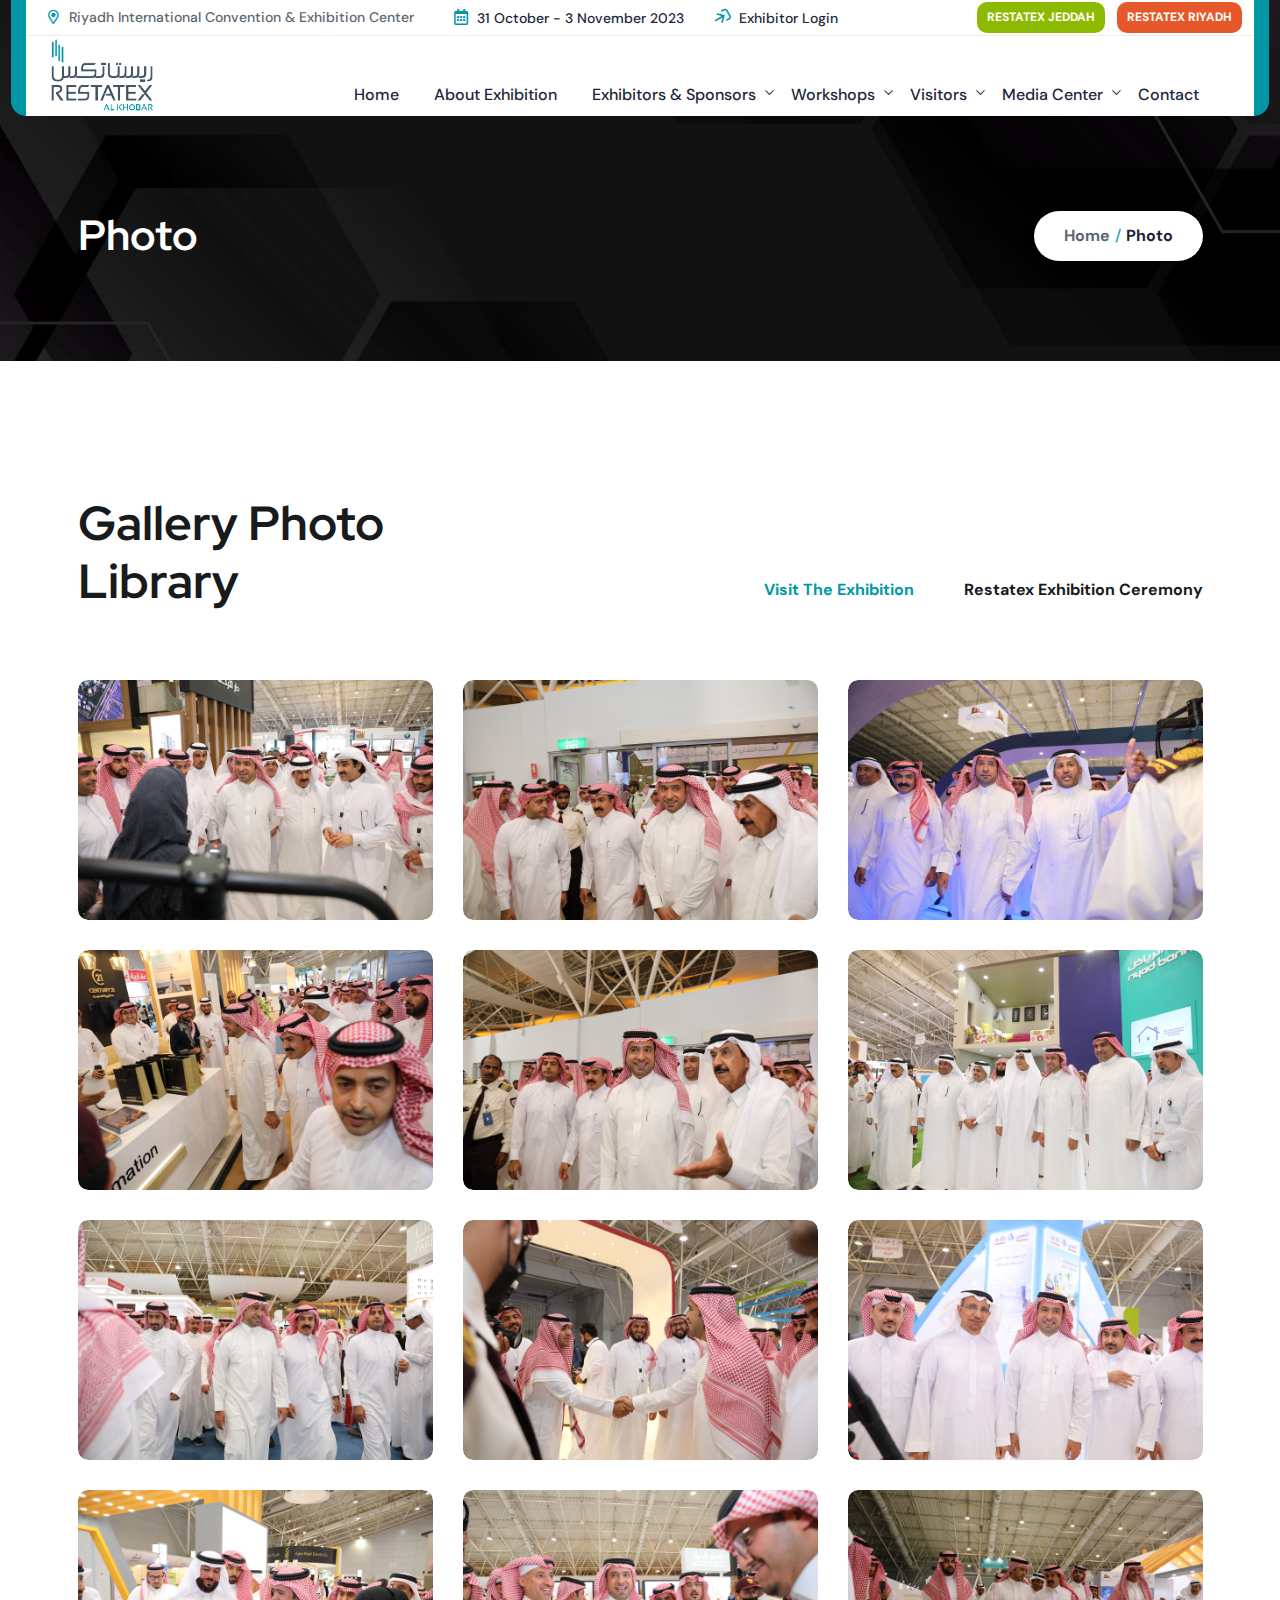
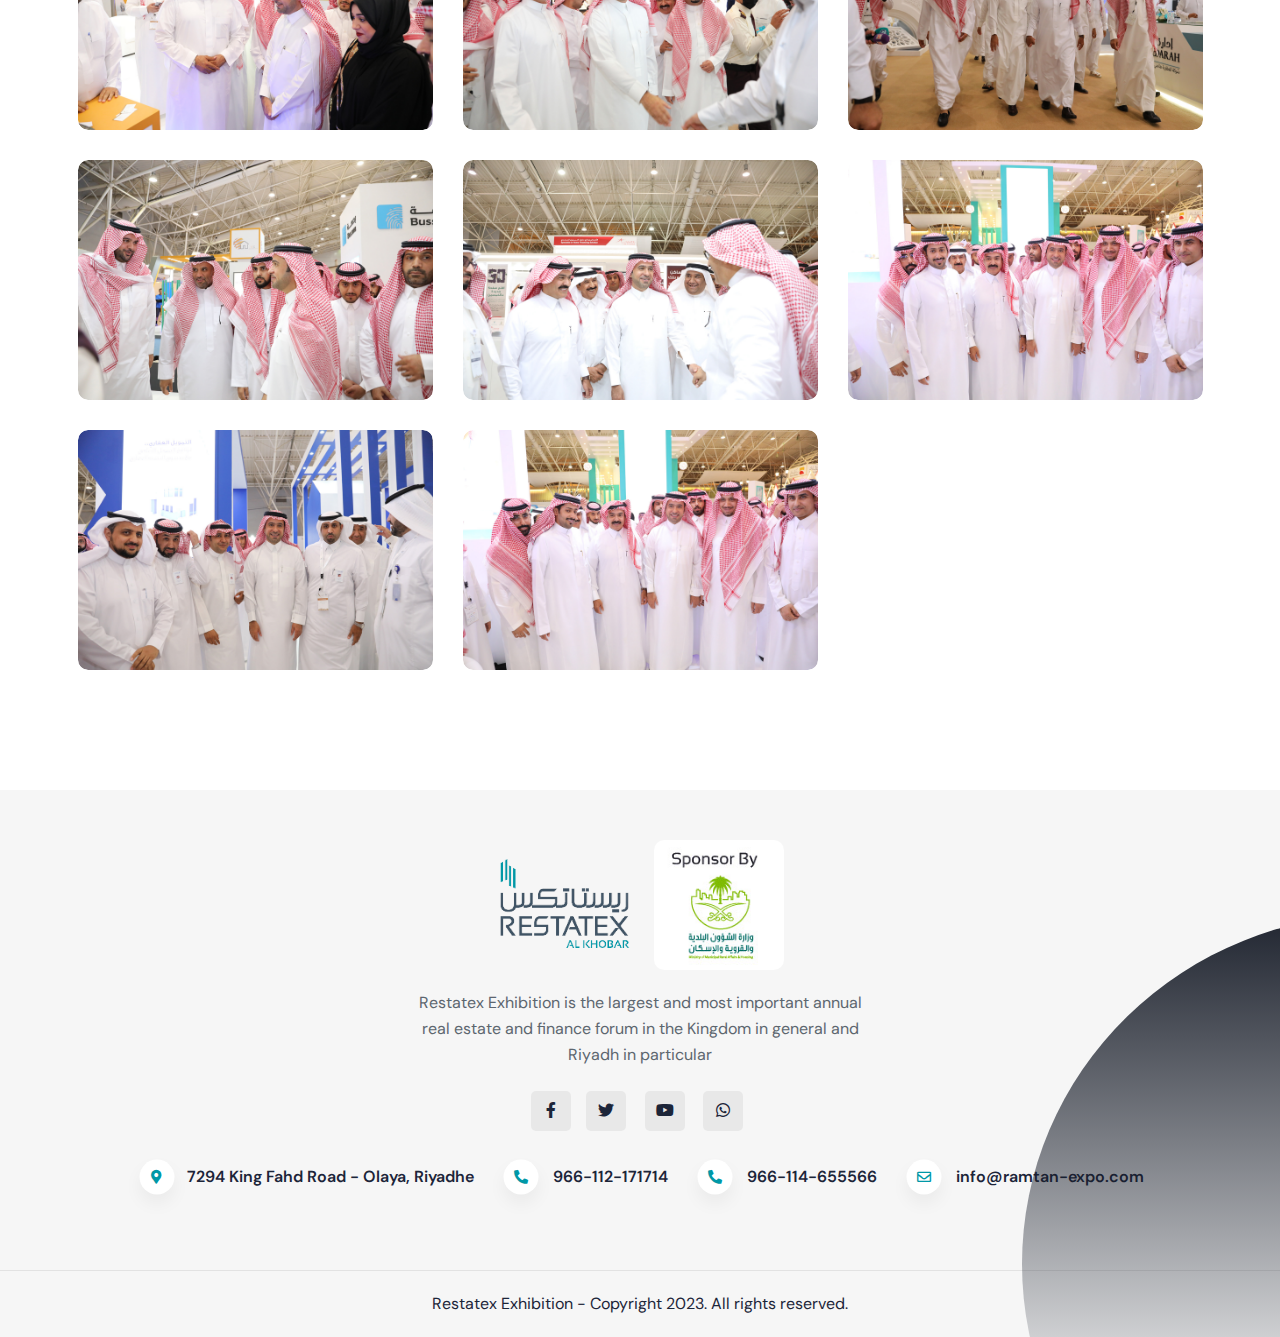
<file: photo.html>
<!DOCTYPE html>
<html lang="en">


<head>
    <meta charset="UTF-8">
    <meta http-equiv="X-UA-Compatible" content="IE=edge">
    <meta name="viewport" content="width=device-width, initial-scale=1.0">
    <title>Restatex Riyadh Exhibition 2023</title>
    <link rel="shortcut icon" type="image/x-icon" href="assets/images/fav.png">
    <link rel="stylesheet" href="assets/css/plugins/swiper.min.css">
    <link rel="stylesheet" href="assets/css/plugins/fontawesome-5.css">
    <link rel="stylesheet" href="assets/css/plugins/animate.min.css">
    <link rel="stylesheet" href="assets/css/plugins/unicons.css">
    <link rel="stylesheet" href="assets/css/jquery.animatedheadline.css">
    <link rel="stylesheet" href="assets/css/vendor/bootstrap.min.css">
    <link rel="stylesheet" href="assets/css/select2.min.css">
    <link rel="stylesheet" href="assets/css/intlTelInput.css">
    <link rel="stylesheet" href="assets/css/style.css">
</head>

<body class="home-yellow">

    <header class="header-three header--sticky">
        <div class="container container-menu">
            <div class="row header-top-three">
                <div class="col-lg-4">
                    <p class="top-left"><i class="far fa-map-marker-alt"></i>
                        Riyadh International Convention & Exhibition Center
                    </p>
                </div>
                <div class="col-lg-4 right-h-three">
                    <div class="header-top-right">
                        <div class="single-right email">
                            <i class="far fa-calendar-alt"></i>
                            <a href="#">31 October - 3 November 2023</a>
                        </div>
                        <div class="single-right call">
                            <i class="far fa-sign-in"></i>

                            <a href="#">Exhibitor Login</a>
                        </div>
                    </div>
                </div>

                <div class="col-xl-4 col-lg-4 ">
                    <div class="right d-flex align-items-end justify-content-end">
                        <a href="#" class="rts-btn link-site jeddah-btn">Restatex Jeddah</a>
                        <a href="#" class="rts-btn link-site riyadh-btn">Restatex Riyadh</a>
                       
                    </div>
                </div>
            </div>
            <div class="row main-header main-header-three">
                <div class="col-lg-3 col-md-3 col-sm-5 col-5">
                    <a href="#" class="thumbnail-logo">
                        <img src="assets/images/logo-kh.png" alt="Logo">
                    </a>
                </div>
                <div class="col-lg-9 d-none d-xl-block">
                    <div class="text-center d-flex justify-content-center">
                        <nav class="nav-main mainmenu-nav d-none d-xl-block">
                            <ul class="mainmenu">
                                <li>
                                    <a class="nav-item" href="index.html">Home</a>
                                </li>

                                <li>
                                    <a class="nav-item" href="index.html#secAbout">About Exhibition</a>
                                </li>

                                <li class="has-droupdown">
                                    <a class="nav-link" href="#">Exhibitors & Sponsors</a>
                                    <ul class="submenu">
                                        <li><a href="sponsorship.html">Why Restatex?</a></li>
                                        <li><a href="sponsorship.html">Sponsorship opportunities</a></li>
                                        <li><a href="sponsorship.html">Participation in the exhibition</a></li>
                                        <li><a href="index.html#partners">Partners</a></li>
                                    </ul>
                                </li>

                                <li class="has-droupdown">
                                    <a class="nav-link" href="#">workshops</a>
                                    <ul class="submenu">
                                        <li><a href="keytopics.html">Key topics</a></li>
                                        <li><a href="agenda.html">agenda</a></li>
                                        <li><a href="speakers.html">speakers</a></li>
                                        <li><a href="registration.html">Register at the workshop</a></li>

                                    </ul>
                                </li>

                                <li class="has-droupdown">
                                    <a class="nav-link" href="#">visitors</a>
                                    <ul class="submenu">
                                        <li><a href="webpage.html">Why visit</a></li>
                                        <li><a href="faq.html">FAQ</a></li>
                                        <li><a href="registration.html">Attendees Registration</a></li>

                                    </ul>
                                </li>


                                <li class="has-droupdown">
                                    <a class="nav-link" href="#">Media Center</a>
                                    <ul class="submenu">
                                        <li><a href="index.html#media">Reports</a></li>
                                        <li><a href="photo.html">Photo Gallery</a></li>
                                        <li><a href="video.html">Videos</a></li>

                                    </ul>
                                </li>

                                <li><a class="nav-item" href="contactus.html">Contact</a></li>
                            </ul>
                        </nav>
                    </div>
                </div>
                <div class="col-xl-1 col-lg-1 col-md-8 col-sm-7 col-7 d-block d-xl-none">
                    <div class="right justify-content-end">
                        <button id="menu-btn" class="menu rts-btn btn-primary-3-menu ml--20 d-block d-xl-none">
                            <img class="menu-dark" src="assets/images/icon/menu.png" alt="Menu-icon">
                            <img class="menu-light" src="assets/images/icon/menu-light.png" alt="Menu-icon">
                        </button>
                    </div>
                </div>
            </div>
        </div>
    </header>
    <div id="side-bar" class="side-bar">
        <button class="close-icon-menu"><i class="far fa-times"></i></button>
        <!-- inner menu area desktop start -->
        <div class="rts-sidebar-menu-desktop">
            <a class="logo-1" href="#"><img class="logo" src="assets/images/logo-kh.png" alt="restatex_logo"></a>


            <div class="body-mobile d-block">
                <nav class="nav-main mainmenu-nav">
                    <ul class="mainmenu">
                        <li>
                            <a class="nav-item" href="index.html">Home</a>
                        </li>

                        <li>
                            <a class="nav-item" href="index.html#secAbout">About Exhibition</a>
                        </li>

                        <li class="has-droupdown">
                            <a class="nav-link" href="#">Exhibitors & Sponsors</a>
                            <ul class="submenu">
                                <li><a href="sponsorship.html">Why Restatex?</a></li>
                                <li><a href="sponsorship.html">Sponsorship opportunities</a></li>
                                <li><a href="sponsorship.html">Participation in the exhibition</a></li>
                                <li><a href="index.html#partners">Partners</a></li>
                            </ul>
                        </li>

                        <li class="has-droupdown">
                            <a class="nav-link" href="#">workshops</a>
                            <ul class="submenu">
                                <li><a href="keytopics.html">Key topics</a></li>
                                <li><a href="agenda.html">agenda</a></li>
                                <li><a href="speakers.html">speakers</a></li>
                                <li><a href="registration.html">Register at the workshop</a></li>

                            </ul>
                        </li>

                        <li class="has-droupdown">
                            <a class="nav-link" href="#">visitors</a>
                            <ul class="submenu">
                                <li><a href="webpage.html">Why visit</a></li>
                                <li><a href="faq.html">FAQ</a></li>
                                <li><a href="registration.html">Attendees Registration</a></li>

                            </ul>
                        </li>


                        <li class="has-droupdown">
                            <a class="nav-link" href="#">Media Center</a>
                            <ul class="submenu">
                                <li><a href="index.html#media">Reports</a></li>
                                <li><a href="photo.html">Photo Gallery</a></li>
                                <li><a href="video.html">Videos</a></li>

                            </ul>
                        </li>

                        <li><a class="nav-item" href="contactus.html">Contact</a></li>
                    </ul>


                </nav>
                <div class="social-wrapper-two menu mobile-menu">
                    <a href="#"><i class="fab fa-facebook-f"></i></a>
                    <a href="#"><i class="fab fa-twitter"></i></a>
                    <a href="#"><i class="fab fa-youtube"></i></a>
                    <a href="#"><i class="fab fa-whatsapp"></i></a>
                    <!-- <a href="#"><i class="fab fa-linkedin"></i></a> -->
                </div>
                <a href="#" class="rts-btn btn-primary ml--20 ml_sm--5 header-one-btn quote-btnmenu">Get Quote</a>
            </div>
        </div>
        <!-- inner menu area desktop End -->
    </div>
    <div id="anywhere-home"></div>

    <!-- ENd Header Area -->

    <!-- start breadcrumb area -->
    <div class="rts-breadcrumb-area breadcrumb-bg bg_image"
        style="background-image: url(assets/images/breadcrumb.jpg);">
        <div class="container">
            <div class="row align-items-center">
                <div class="col-xl-6 col-lg-6 col-md-6 col-sm-12 col-12 breadcrumb-1">
                    <h1 class="title">Photo</h1>
                </div>
                <div class="col-xl-6 col-lg-6 col-md-6 col-sm-12 col-12">
                    <div class="bread-tag">
                        <a href="index.html">Home</a>
                        <span> / </span>
                        <a href="#" class="active">Photo</a>
                    </div>
                </div>
            </div>
        </div>
    </div>
    <!-- end breadcrumb area -->


    <!-- rts portfolio area start -->
    <div class="rts-portfolio-area rts-section-gap">
        <div class="container">
            <div class="row">
                <div class="col-lg-12">
                    <div class="title-area-with-btn-home-6 portfolio-area">
                        <div class="title-area-style-six text-start">

                            <h2 class="title">
                                Gallery Photo <br>
                                Library
                            </h2>
                        </div>
                        <div class="tab-buttons-portfolio">
                            <ul class="nav nav-tabs" id="myTab" role="tablist">
                                <li class="nav-item" role="presentation">
                                    <button class="nav-link active" id="tab-one-tab" data-bs-toggle="tab"
                                        data-bs-target="#tab-one" type="button" role="tab" aria-controls="tab-one"
                                        aria-selected="true">Visit The Exhibition</button>
                                </li>

                                <li class="nav-item" role="presentation">
                                    <button class="nav-link" id="tab-two-tab" data-bs-toggle="tab"
                                        data-bs-target="#tab-two" type="button" role="tab" aria-controls="tab-two"
                                        aria-selected="false"> Restatex Exhibition Ceremony </button>
                                </li>
                           
                            </ul>
                        </div>

                    </div>
                </div>
            </div>
            <div class="row mt--70">
                <div class="col-lg-12">
                    <div class="tab-content" id="myTabContent">
                        <div class="tab-pane fade show active" id="tab-one" role="tabpanel" aria-labelledby="tab-one-tab">
                            <div class="row g-5">
                                <div class="col-lg-4">
                                    <!-- single case study -->
                                    <div class="rts-cse-study-3-wrapper">
                                        <div class="thumbnail">
                                            <img src="assets/images/gallery/1.jpg" alt="Business-solution">
                                            <a data-fslightbox="gallery" href="assets/images/gallery/1.jpg" class="icon">
                                                <i class="far fa-eye"></i>
                                            </a>
                                        </div>
                                    </div>
                                    <!-- single case study End -->
                                </div>

                                <div class="col-lg-4">
                                    <!-- single case study -->
                                    <div class="rts-cse-study-3-wrapper">
                                        <div class="thumbnail">
                                            <img src="assets/images/gallery/2.jpg" alt="Business-solution">
                                            <a data-fslightbox="gallery" href="assets/images/gallery/2.jpg" class="icon">
                                                <i class="far fa-eye"></i>
                                            </a>
                                        </div>
                                    </div>
                                    <!-- single case study End -->
                                </div>

                                <div class="col-lg-4">
                                    <!-- single case study -->
                                    <div class="rts-cse-study-3-wrapper">
                                        <div class="thumbnail">
                                            <img src="assets/images/gallery/3.jpg" alt="Business-solution">
                                            <a data-fslightbox="gallery" href="assets/images/gallery/3.jpg" class="icon">
                                                <i class="far fa-eye"></i>
                                            </a>
                                        </div>
                                    </div>
                                    <!-- single case study End -->
                                </div>

                                <div class="col-lg-4">
                                    <!-- single case study -->
                                    <div class="rts-cse-study-3-wrapper">
                                        <div class="thumbnail">
                                            <img src="assets/images/gallery/4.jpg" alt="Business-solution">
                                            <a data-fslightbox="gallery" href="assets/images/gallery/4.jpg" class="icon">
                                                <i class="far fa-eye"></i>
                                            </a>
                                        </div>
                                    </div>
                                    <!-- single case study End -->
                                </div>

                                <div class="col-lg-4">
                                    <!-- single case study -->
                                    <div class="rts-cse-study-3-wrapper">
                                        <div class="thumbnail">
                                            <img src="assets/images/gallery/5.jpg" alt="Business-solution">
                                            <a data-fslightbox="gallery" href="assets/images/gallery/5.jpg" class="icon">
                                                <i class="far fa-eye"></i>
                                            </a>
                                        </div>
                                    </div>
                                    <!-- single case study End -->
                                </div>

                                <div class="col-lg-4">
                                    <!-- single case study -->
                                    <div class="rts-cse-study-3-wrapper">
                                        <div class="thumbnail">
                                            <img src="assets/images/gallery/6.jpg" alt="Business-solution">
                                            <a data-fslightbox="gallery" href="assets/images/gallery/6.jpg" class="icon">
                                                <i class="far fa-eye"></i>
                                            </a>
                                        </div>
                                    </div>
                                    <!-- single case study End -->
                                </div>

                                <div class="col-lg-4">
                                    <!-- single case study -->
                                    <div class="rts-cse-study-3-wrapper">
                                        <div class="thumbnail">
                                            <img src="assets/images/gallery/7.jpg" alt="Business-solution">
                                            <a data-fslightbox="gallery" href="assets/images/gallery/7.jpg" class="icon">
                                                <i class="far fa-eye"></i>
                                            </a>
                                        </div>
                                    </div>
                                    <!-- single case study End -->
                                </div>

                                <div class="col-lg-4">
                                    <!-- single case study -->
                                    <div class="rts-cse-study-3-wrapper">
                                        <div class="thumbnail">
                                            <img src="assets/images/gallery/8.jpg" alt="Business-solution">
                                            <a data-fslightbox="gallery" href="assets/images/gallery/8.jpg" class="icon">
                                                <i class="far fa-eye"></i>
                                            </a>
                                        </div>
                                    </div>
                                    <!-- single case study End -->
                                </div>

                                <div class="col-lg-4">
                                    <!-- single case study -->
                                    <div class="rts-cse-study-3-wrapper">
                                        <div class="thumbnail">
                                            <img src="assets/images/gallery/9.jpg" alt="Business-solution">
                                            <a data-fslightbox="gallery" href="assets/images/gallery/9.jpg" class="icon">
                                                <i class="far fa-eye"></i>
                                            </a>
                                        </div>
                                    </div>
                                    <!-- single case study End -->
                                </div>

                                <div class="col-lg-4">
                                    <!-- single case study -->
                                    <div class="rts-cse-study-3-wrapper">
                                        <div class="thumbnail">
                                            <img src="assets/images/gallery/10.jpg" alt="Business-solution">
                                            <a data-fslightbox="gallery" href="assets/images/gallery/10.jpg" class="icon">
                                                <i class="far fa-eye"></i>
                                            </a>
                                        </div>
                                    </div>
                                    <!-- single case study End -->
                                </div>


                                <div class="col-lg-4">
                                    <!-- single case study -->
                                    <div class="rts-cse-study-3-wrapper">
                                        <div class="thumbnail">
                                            <img src="assets/images/gallery/11.jpg" alt="Business-solution">
                                            <a data-fslightbox="gallery" href="assets/images/gallery/11.jpg" class="icon">
                                                <i class="far fa-eye"></i>
                                            </a>
                                        </div>
                                    </div>
                                    <!-- single case study End -->
                                </div>

                                <div class="col-lg-4">
                                    <!-- single case study -->
                                    <div class="rts-cse-study-3-wrapper">
                                        <div class="thumbnail">
                                            <img src="assets/images/gallery/12.jpg" alt="Business-solution">
                                            <a data-fslightbox="gallery" href="assets/images/gallery/12.jpg" class="icon">
                                                <i class="far fa-eye"></i>
                                            </a>
                                        </div>
                                    </div>
                                    <!-- single case study End -->
                                </div>

                                <div class="col-lg-4">
                                    <!-- single case study -->
                                    <div class="rts-cse-study-3-wrapper">
                                        <div class="thumbnail">
                                            <img src="assets/images/gallery/13.jpg" alt="Business-solution">
                                            <a data-fslightbox="gallery" href="assets/images/gallery/13.jpg" class="icon">
                                                <i class="far fa-eye"></i>
                                            </a>
                                        </div>
                                    </div>
                                    <!-- single case study End -->
                                </div>

                                <div class="col-lg-4">
                                    <!-- single case study -->
                                    <div class="rts-cse-study-3-wrapper">
                                        <div class="thumbnail">
                                            <img src="assets/images/gallery/14.jpg" alt="Business-solution">
                                            <a data-fslightbox="gallery" href="assets/images/gallery/14.jpg" class="icon">
                                                <i class="far fa-eye"></i>
                                            </a>
                                        </div>
                                    </div>
                                    <!-- single case study End -->
                                </div>

                                <div class="col-lg-4">
                                    <!-- single case study -->
                                    <div class="rts-cse-study-3-wrapper">
                                        <div class="thumbnail">
                                            <img src="assets/images/gallery/15.jpg" alt="Business-solution">
                                            <a data-fslightbox="gallery" href="assets/images/gallery/15.jpg" class="icon">
                                                <i class="far fa-eye"></i>
                                            </a>
                                        </div>
                                    </div>
                                    <!-- single case study End -->
                                </div>

                                <div class="col-lg-4">
                                    <!-- single case study -->
                                    <div class="rts-cse-study-3-wrapper">
                                        <div class="thumbnail">
                                            <img src="assets/images/gallery/16.jpg" alt="Business-solution">
                                            <a data-fslightbox="gallery" href="assets/images/gallery/16.jpg" class="icon">
                                                <i class="far fa-eye"></i>
                                            </a>
                                        </div>
                                    </div>
                                    <!-- single case study End -->
                                </div>


                                <div class="col-lg-4">
                                    <!-- single case study -->
                                    <div class="rts-cse-study-3-wrapper">
                                        <div class="thumbnail">
                                            <img src="assets/images/gallery/17.jpg" alt="Business-solution">
                                            <a data-fslightbox="gallery" href="assets/images/gallery/17.jpg" class="icon">
                                                <i class="far fa-eye"></i>
                                            </a>
                                        </div>
                                    </div>
                                    <!-- single case study End -->
                                </div>

                         
                                


                            </div>
                        </div>
                        <div class="tab-pane fade" id="tab-two" role="tabpanel" aria-labelledby="tab-two-tab">
                            <div class="row g-5">

                                <div class="col-lg-4">
                                    <!-- single case study -->
                                    <div class="rts-cse-study-3-wrapper">
                                        <div class="thumbnail">
                                            <img src="assets/images/gallery/20.jpg" alt="Business-solution">
                                            <a data-fslightbox="gallery" href="assets/images/gallery/20.jpg" class="icon">
                                                <i class="far fa-eye"></i>
                                            </a>
                                        </div>
                                    </div>
                                    <!-- single case study End -->
                                </div>
                                <div class="col-lg-4">
                                    <!-- single case study -->
                                    <div class="rts-cse-study-3-wrapper">
                                        <div class="thumbnail">
                                            <img src="assets/images/gallery/21.jpg" alt="Business-solution">
                                            <a data-fslightbox="gallery" href="assets/images/gallery/21.jpg" class="icon">
                                                <i class="far fa-eye"></i>
                                            </a>
                                        </div>
                                    </div>
                                    <!-- single case study End -->
                                </div>
                                <div class="col-lg-4">
                                    <!-- single case study -->
                                    <div class="rts-cse-study-3-wrapper">
                                        <div class="thumbnail">
                                            <img src="assets/images/gallery/22.jpg" alt="Business-solution">
                                            <a data-fslightbox="gallery" href="assets/images/gallery/22.jpg" class="icon">
                                                <i class="far fa-eye"></i>
                                            </a>
                                        </div>
                                    </div>
                                    <!-- single case study End -->
                                </div>
                                <div class="col-lg-4">
                                    <!-- single case study -->
                                    <div class="rts-cse-study-3-wrapper">
                                        <div class="thumbnail">
                                            <img src="assets/images/gallery/23.jpg" alt="Business-solution">
                                            <a data-fslightbox="gallery" href="assets/images/gallery/23.jpg" class="icon">
                                                <i class="far fa-eye"></i>
                                            </a>
                                        </div>
                                    </div>
                                    <!-- single case study End -->
                                </div>
                                <div class="col-lg-4">
                                    <!-- single case study -->
                                    <div class="rts-cse-study-3-wrapper">
                                        <div class="thumbnail">
                                            <img src="assets/images/gallery/24.jpg" alt="Business-solution">
                                            <a data-fslightbox="gallery" href="assets/images/gallery/24.jpg" class="icon">
                                                <i class="far fa-eye"></i>
                                            </a>
                                        </div>
                                    </div>
                                    <!-- single case study End -->
                                </div>
                                <div class="col-lg-4">
                                    <!-- single case study -->
                                    <div class="rts-cse-study-3-wrapper">
                                        <div class="thumbnail">
                                            <img src="assets/images/gallery/25.jpg" alt="Business-solution">
                                            <a data-fslightbox="gallery" href="assets/images/gallery/25.jpg" class="icon">
                                                <i class="far fa-eye"></i>
                                            </a>
                                        </div>
                                    </div>
                                    <!-- single case study End -->
                                </div>
                               
                                
                            </div>
                        </div>
                       
                    </div>
                </div>
            </div>
        </div>
    </div>
    <!-- rts portfolio area end -->



    <!-- rts footer three area start -->
    <div class="rts-footer-area footer-three pt--50 footer-bg-2 bg-footer-site">
        <div class="container pb--50 pb_sm--40">
            <div class="row g-5">
                <div class="col-xl-12 col-lg-12">
                    <div class="footer-three-single-wized left">
                        <div class="content-logo-footer">
                            <a href="#" class="logo_footer">
                                <img src="assets/images/log-footer.png" alt="Logo-image">
                            </a>
                            <a href="#" class="logo_footer-lic">
                                <img src="assets/images/logo-foot.png" alt="Logo-image">
                            </a>

                        </div>



                        <p class="disc">
                            Restatex Exhibition is the largest and most important annual real estate and finance forum
                            in the Kingdom in general and Riyadh in particular
                        </p>
                        <ul class="social-three-wrapper">
                            <li><a href="#"><i class="fab fa-facebook-f"></i></a></li>
                            <li><a href="#"><i class="fab fa-twitter"></i></a></li>
                            <li><a href="#"><i class="fab fa-youtube"></i></a></li>
                            <li><a href="#"><i class="fab fa-whatsapp"></i></a></li>

                        </ul>
                    </div>


                    <div class="footer-three-single-wized mid-left">

                        <div class="body">
                            <div class="info-wrapper">
                                <div class="single">
                                    <ul class="icon">
                                        <li><i class="fas fa-map-marker-alt"></i></li>
                                    </ul>
                                    <div class="info">

                                        <a href="#">7294 King Fahd Road - Olaya, Riyadhe</a>
                                    </div>
                                </div>

                                <div class="single">
                                    <ul class="icon">
                                        <li><i class="fas fa-phone-alt"></i></li>
                                    </ul>
                                    <div class="info">

                                        <a href="#">966-112-171714</a>
                                    </div>
                                </div>
                                <div class="single">
                                    <ul class="icon">
                                        <li><i class="fas fa-phone-alt"></i></li>
                                    </ul>
                                    <div class="info">

                                        <a href="#">966-114-655566</a>
                                    </div>
                                </div>
                                <div class="single">
                                    <ul class="icon">
                                        <li><i class="far fa-envelope"></i></li>
                                    </ul>
                                    <div class="info">

                                        <a href="#">info@ramtan-expo.com</a>
                                    </div>
                                </div>

                            </div>
                        </div>
                    </div>



                </div>


            </div>


        </div>
        <div class="copyright-area ptb--20">
            <div class="container">
                <div class="row">
                    <div class="col-12">
                        <p class="disc text-center">
                            Restatex Exhibition - Copyright 2023. All rights reserved.
                        </p>
                    </div>
                </div>
            </div>
        </div>
    </div>
    <!-- rts footer three area end -->


    <!-- start loader -->
    <div class="loader-wrapper">
        <div class="loader">
        </div>
        <div class="loader-section section-left"></div>
        <div class="loader-section section-right"></div>
    </div>
    <!-- End loader -->

    <!-- progress Back to top -->
    <div class="progress-wrap">
        <svg class="progress-circle svg-content" width="100%" height="100%" viewBox="-1 -1 102 102">
            <path d="M50,1 a49,49 0 0,1 0,98 a49,49 0 0,1 0,-98" />
        </svg>
    </div>
    <!-- progress Back to top End -->


    <!-- scripts start form hear -->
    <script src="assets/js/vendor/jquery.min.js"></script>
    <script src="assets/js/vendor/jqueryui.js"></script>
    <script src="assets/js/vendor/waypoint.js"></script>
    <script src="assets/js/plugins/swiper.js"></script>
    <script src="assets/js/plugins/counterup.js"></script>
    <script src="assets/js/plugins/sal.min.js"></script>
    <script src="assets/js/vendor/bootstrap.min.js"></script>
    <script src="assets/js/plugins/fslightbox.js"></script>
    <script src="assets/js/select2.min.js"></script>
    <script src="assets/js/intlTelInput.js"></script>
    <script src="assets/js/jquery.animatedheadline.min.js"></script>
    <!-- main Js -->
    <script src="assets/js/main.js"></script>
    <!-- scripts end form hear -->


    <script>

        window.onload = function () {
            // Month,Day,Year,Hour,Minute,Second
            upTime('jan,30,2017,08:00:00'); // ****** Change this line!
        }
        function upTime(countTo) {
            now = new Date();
            countTo = new Date(countTo);
            difference = (now - countTo);

            days = Math.floor(difference / (60 * 60 * 1000 * 24) * 1);
            hours = Math.floor((difference % (60 * 60 * 1000 * 24)) / (60 * 60 * 1000) * 1);
            mins = Math.floor(((difference % (60 * 60 * 1000 * 24)) % (60 * 60 * 1000)) / (60 * 1000) * 1);
            secs = Math.floor((((difference % (60 * 60 * 1000 * 24)) % (60 * 60 * 1000)) % (60 * 1000)) / 1000 * 1);

            document.getElementById('days').firstChild.nodeValue = days;
            document.getElementById('hours').firstChild.nodeValue = hours;
            document.getElementById('minutes').firstChild.nodeValue = mins;
            document.getElementById('seconds').firstChild.nodeValue = secs;

            clearTimeout(upTime.to);
            upTime.to = setTimeout(function () { upTime(countTo); }, 1000);
        }
    </script>

<script>
    $(function() {
        $('.animate-type').animatedHeadline({
            animationType: 'clip'
            
        });
    })
</script>

<script>
    $("select").select2({
        // placeholder: "Select",
        allowClear: false
    });

    
      // International telephone format
        // $("#phone").intlTelInput();
        // get the country data from the plugin
        var countryData = window.intlTelInputGlobals.getCountryData(),
            input = document.querySelector("[type= tel]"),
            addressDropdown = document.querySelector("#address-country");

        // init plugin
        var iti = window.intlTelInput(input, {
            hiddenInput: "full_phone",
            //utilsScript: "https://intl-tel-input.com/node_modules/intl-tel-input/build/js/utils.js?1549804213570" // just for formatting/placeholders etc
        });
</script>
</body>


</html>
</file>
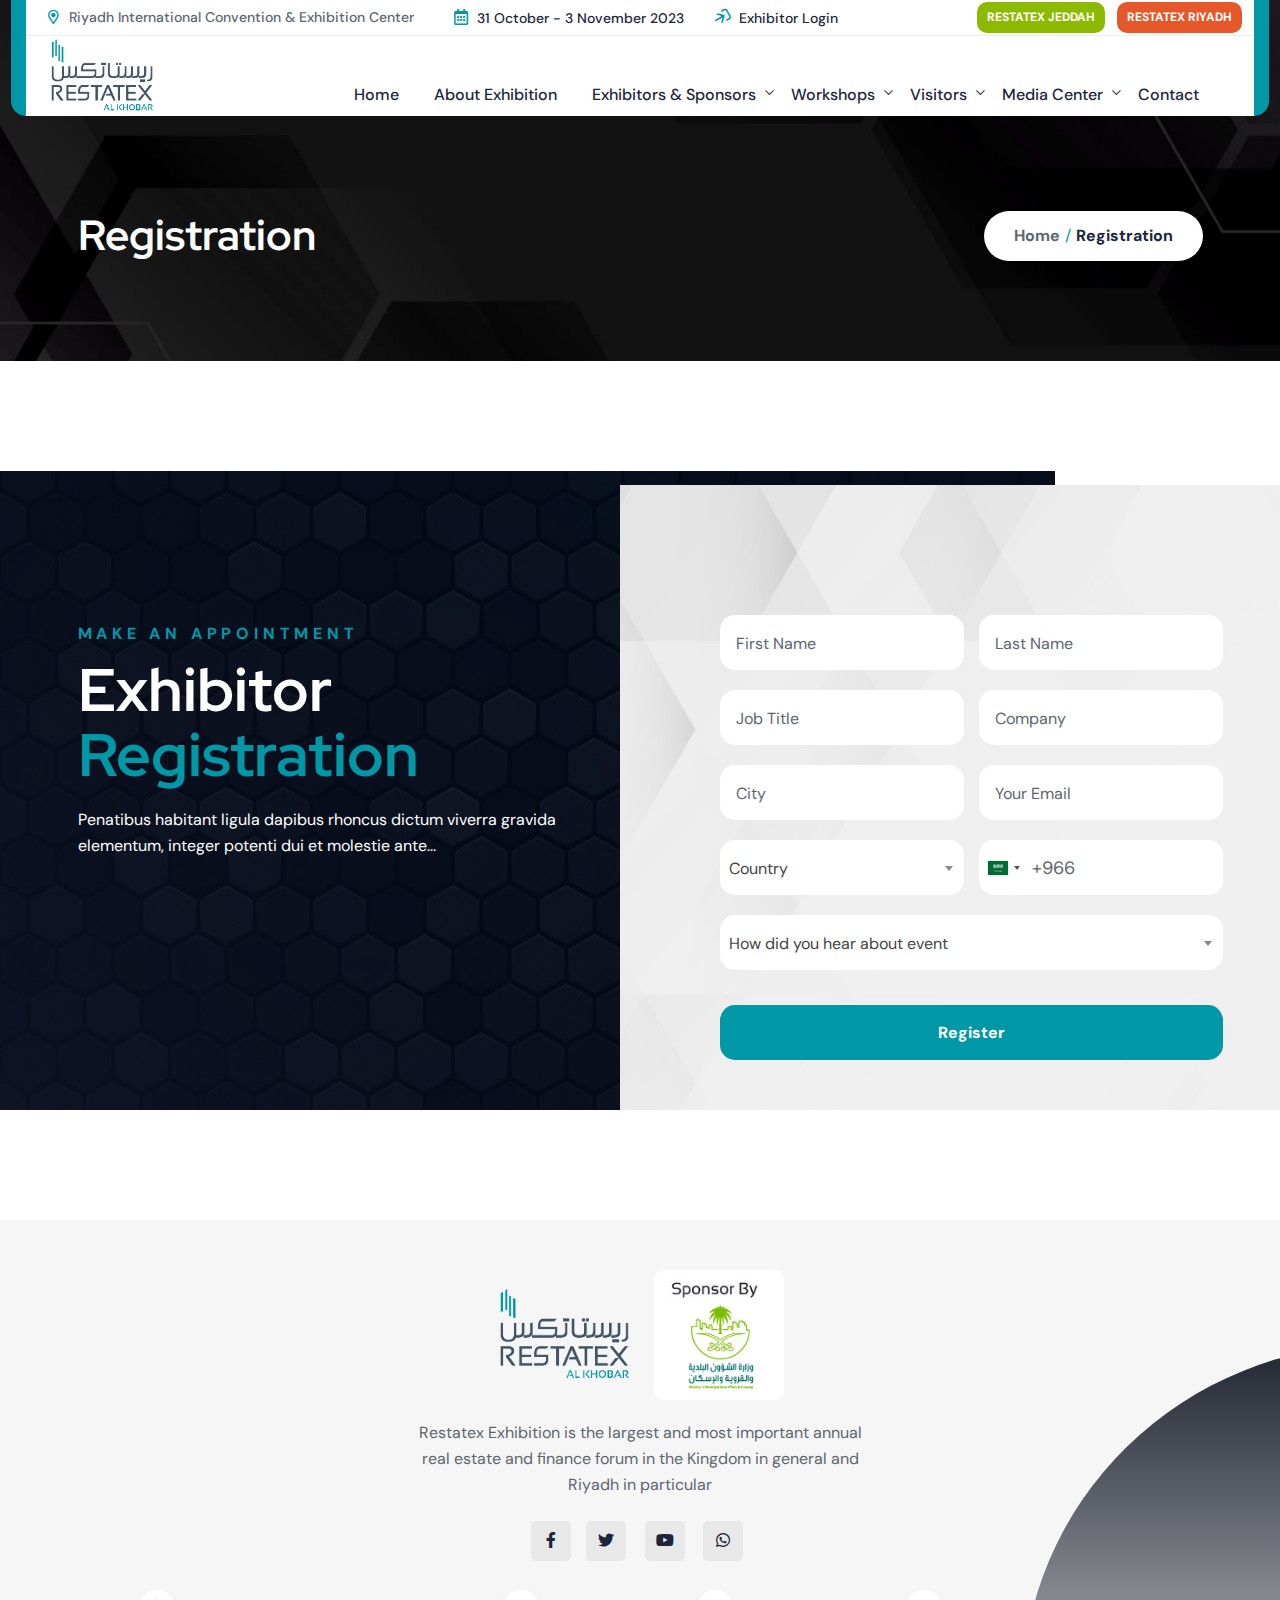
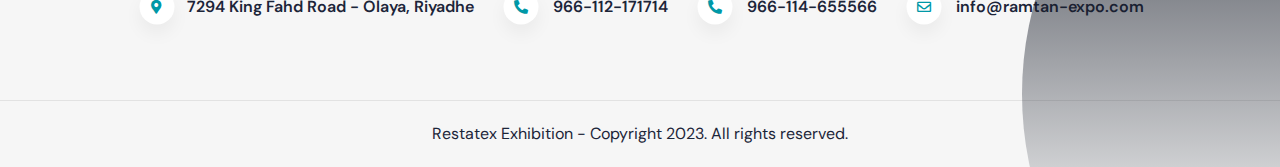
<file: registration.html>
<!DOCTYPE html>
<html lang="en">


<head>
    <meta charset="UTF-8">
    <meta http-equiv="X-UA-Compatible" content="IE=edge">
    <meta name="viewport" content="width=device-width, initial-scale=1.0">
    <title>Restatex Riyadh Exhibition 2023</title>
    <link rel="shortcut icon" type="image/x-icon" href="assets/images/fav.png">
    <link rel="stylesheet" href="assets/css/plugins/swiper.min.css">
    <link rel="stylesheet" href="assets/css/plugins/fontawesome-5.css">
    <link rel="stylesheet" href="assets/css/plugins/animate.min.css">
    <link rel="stylesheet" href="assets/css/plugins/unicons.css">
    <link rel="stylesheet" href="assets/css/jquery.animatedheadline.css">
    <link rel="stylesheet" href="assets/css/vendor/bootstrap.min.css">
    <link rel="stylesheet" href="assets/css/select2.min.css">
    <link rel="stylesheet" href="assets/css/intlTelInput.css">
    <link rel="stylesheet" href="assets/css/style.css">
</head>

<body class="home-yellow">

    <header class="header-three header--sticky">
        <div class="container container-menu">
            <div class="row header-top-three">
                <div class="col-lg-4">
                    <p class="top-left"><i class="far fa-map-marker-alt"></i>
                        Riyadh International Convention & Exhibition Center
                    </p>
                </div>
                <div class="col-lg-4 right-h-three">
                    <div class="header-top-right">
                        <div class="single-right email">
                            <i class="far fa-calendar-alt"></i>
                            <a href="#">31 October - 3 November 2023</a>
                        </div>
                        <div class="single-right call">
                            <i class="far fa-sign-in"></i>

                            <a href="#">Exhibitor Login</a>
                        </div>
                    </div>
                </div>

                <div class="col-xl-4 col-lg-4 ">
                    <div class="right d-flex align-items-end justify-content-end">
                        <a href="#" class="rts-btn link-site jeddah-btn">Restatex Jeddah</a>
                        <a href="#" class="rts-btn link-site riyadh-btn">Restatex Riyadh</a>
                       
                    </div>
                </div>
            </div>
            <div class="row main-header main-header-three">
                <div class="col-lg-3 col-md-3 col-sm-5 col-5">
                    <a href="#" class="thumbnail-logo">
                        <img src="assets/images/logo-kh.png" alt="Logo">
                    </a>
                </div>
                <div class="col-lg-9 d-none d-xl-block">
                    <div class="text-center d-flex justify-content-center">
                        <nav class="nav-main mainmenu-nav d-none d-xl-block">
                            <ul class="mainmenu">
                                <li>
                                    <a class="nav-item" href="index.html">Home</a>
                                </li>

                                <li>
                                    <a class="nav-item" href="index.html#secAbout">About Exhibition</a>
                                </li>

                                <li class="has-droupdown">
                                    <a class="nav-link" href="#">Exhibitors & Sponsors</a>
                                    <ul class="submenu">
                                        <li><a href="sponsorship.html">Why Restatex?</a></li>
                                        <li><a href="sponsorship.html">Sponsorship opportunities</a></li>
                                        <li><a href="sponsorship.html">Participation in the exhibition</a></li>
                                        <li><a href="index.html#partners">Partners</a></li>
                                    </ul>
                                </li>

                                <li class="has-droupdown">
                                    <a class="nav-link" href="#">workshops</a>
                                    <ul class="submenu">
                                        <li><a href="keytopics.html">Key topics</a></li>
                                        <li><a href="agenda.html">agenda</a></li>
                                        <li><a href="speakers.html">speakers</a></li>
                                        <li><a href="registration.html">Register at the workshop</a></li>

                                    </ul>
                                </li>

                                <li class="has-droupdown">
                                    <a class="nav-link" href="#">visitors</a>
                                    <ul class="submenu">
                                        <li><a href="webpage.html">Why visit</a></li>
                                        <li><a href="faq.html">FAQ</a></li>
                                        <li><a href="registration.html">Attendees Registration</a></li>

                                    </ul>
                                </li>


                                <li class="has-droupdown">
                                    <a class="nav-link" href="#">Media Center</a>
                                    <ul class="submenu">
                                        <li><a href="index.html#media">Reports</a></li>
                                        <li><a href="photo.html">Photo Gallery</a></li>
                                        <li><a href="video.html">Videos</a></li>

                                    </ul>
                                </li>

                                <li><a class="nav-item" href="contactus.html">Contact</a></li>
                            </ul>
                        </nav>
                    </div>
                </div>
                <div class="col-xl-1 col-lg-1 col-md-8 col-sm-7 col-7 d-block d-xl-none">
                    <div class="right justify-content-end">
                        <button id="menu-btn" class="menu rts-btn btn-primary-3-menu ml--20 d-block d-xl-none">
                            <img class="menu-dark" src="assets/images/icon/menu.png" alt="Menu-icon">
                            <img class="menu-light" src="assets/images/icon/menu-light.png" alt="Menu-icon">
                        </button>
                    </div>
                </div>
            </div>
        </div>
    </header>
    <div id="side-bar" class="side-bar">
        <button class="close-icon-menu"><i class="far fa-times"></i></button>
        <!-- inner menu area desktop start -->
        <div class="rts-sidebar-menu-desktop">
            <a class="logo-1" href="#"><img class="logo" src="assets/images/logo-kh.png" alt="restatex_logo"></a>


            <div class="body-mobile d-block">
                <nav class="nav-main mainmenu-nav">
                    <ul class="mainmenu">
                        <li>
                            <a class="nav-item" href="index.html">Home</a>
                        </li>

                        <li>
                            <a class="nav-item" href="index.html#secAbout">About Exhibition</a>
                        </li>

                        <li class="has-droupdown">
                            <a class="nav-link" href="#">Exhibitors & Sponsors</a>
                            <ul class="submenu">
                                <li><a href="sponsorship.html">Why Restatex?</a></li>
                                <li><a href="sponsorship.html">Sponsorship opportunities</a></li>
                                <li><a href="sponsorship.html">Participation in the exhibition</a></li>
                                <li><a href="index.html#partners">Partners</a></li>
                            </ul>
                        </li>

                        <li class="has-droupdown">
                            <a class="nav-link" href="#">workshops</a>
                            <ul class="submenu">
                                <li><a href="keytopics.html">Key topics</a></li>
                                <li><a href="agenda.html">agenda</a></li>
                                <li><a href="speakers.html">speakers</a></li>
                                <li><a href="registration.html">Register at the workshop</a></li>

                            </ul>
                        </li>

                        <li class="has-droupdown">
                            <a class="nav-link" href="#">visitors</a>
                            <ul class="submenu">
                                <li><a href="webpage.html">Why visit</a></li>
                                <li><a href="faq.html">FAQ</a></li>
                                <li><a href="registration.html">Attendees Registration</a></li>

                            </ul>
                        </li>


                        <li class="has-droupdown">
                            <a class="nav-link" href="#">Media Center</a>
                            <ul class="submenu">
                                <li><a href="index.html#media">Reports</a></li>
                                <li><a href="photo.html">Photo Gallery</a></li>
                                <li><a href="video.html">Videos</a></li>

                            </ul>
                        </li>

                        <li><a class="nav-item" href="contactus.html">Contact</a></li>
                    </ul>


                </nav>
                <div class="social-wrapper-two menu mobile-menu">
                    <a href="#"><i class="fab fa-facebook-f"></i></a>
                    <a href="#"><i class="fab fa-twitter"></i></a>
                    <a href="#"><i class="fab fa-youtube"></i></a>
                    <a href="#"><i class="fab fa-whatsapp"></i></a>
                    <!-- <a href="#"><i class="fab fa-linkedin"></i></a> -->
                </div>
                <a href="#" class="rts-btn btn-primary ml--20 ml_sm--5 header-one-btn quote-btnmenu">Get Quote</a>
            </div>
        </div>
        <!-- inner menu area desktop End -->
    </div>
    <div id="anywhere-home"></div>

    <!-- ENd Header Area -->

    <!-- start breadcrumb area -->
    <div class="rts-breadcrumb-area breadcrumb-bg bg_image"
        style="background-image: url(assets/images/breadcrumb.jpg);">
        <div class="container">
            <div class="row align-items-center">
                <div class="col-xl-6 col-lg-6 col-md-6 col-sm-12 col-12 breadcrumb-1">
                    <h1 class="title">Registration</h1>
                </div>
                <div class="col-xl-6 col-lg-6 col-md-6 col-sm-12 col-12">
                    <div class="bread-tag">
                        <a href="index.html">Home</a>
                        <span> / </span>
                        <a href="#" class="active">Registration</a>
                    </div>
                </div>
            </div>
        </div>
    </div>
    <!-- end breadcrumb area -->



        <!-- start Registration with us section -->
        <div class="rts-project-area eight bg-project-three margin-controlerproject mt_sm--0 mb--110">
            <div class="container controler">
                <div class="row g-0 justify-content-center">
                    <div class="col-lg-7">
                        <!-- project area left wrapper -->
                        <div class="title-area-project-w-in">
                            <span class="sub">
                                Make An Appointment
                            </span>
                            <h2 class="title">
                                Exhibitor  <br> <span>Registration</span>
                            </h2>
                            <p class="disc">
                                Penatibus habitant ligula dapibus rhoncus dictum viverra gravida <br> elementum, integer
                                potenti
                                dui et molestie ante...
                            </p>
                        </div>
                        <!-- project area left wrapper end -->
                    </div>
                    <div class="col-lg-5">
                        <div class="bg-input-project">
                            <div class="product-form">
                                <div id="form-messages"></div>
                                <form id="contact-form" action="#" method="post">
                                    <div class="row">
                                        <div class="col-lg-6 mt--20">
                                            <input type="text" placeholder="First Name" name="fname" required>
                                        </div>
                                        
                                        <div class="col-lg-6 mt--20">
                                            <input type="text" placeholder="Last Name" name="lname" required>
                                        </div>
                                        <div class="col-lg-6 mt--20">
                                            <input type="text" placeholder="Job Title" name="jtitle" required>
                                        </div>

                                        <div class="col-lg-6 mt--20">
                                            <input type="text" placeholder="Company" name="company" required>
                                        </div>


                                        <div class="col-lg-6 mt--20">
                                            <input type="text" placeholder="City" name="city" required>
                                        </div>

                                        <div class="col-lg-6 mt--20">
                                            <input type="email" placeholder="Your Email" name="email" required>
                                        </div>

                                        <div class="col-lg-6 mt--20">
                                            <select required name="CountryID">
                                                <option disabled selected>Country</option>
                                                    <option value="489">Afghanistan</option>
                                                    <option value="490">Albania</option>
                                                    <option value="491">Algeria</option>
                                                    <option value="492">Aruba</option>
                                                    <option value="493">Belarus</option>
                                                    <option value="494">Belgium</option>
                                                    <option value="495">Belize</option>
                                                    <option value="496">Benin</option>
                                                    <option value="497">Bermuda</option>
                                                    <option value="498">Bhutan</option>
                                                    <option value="499">Bolivia</option>
                                                    <option value="500">Bosnia and Herzegovina</option>
                                                    <option value="501">Botswana</option>
                                                    <option value="502">Brazil</option>
                                                    <option value="503">Brunei Darussalam</option>
                                                    <option value="504">Bulgaria</option>
                                                    <option value="505">Burkina Faso</option>
                                                    <option value="506">Burundi</option>
                                                    <option value="507">Cambodia</option>
                                                    <option value="508">Cameroon</option>
                                                    <option value="509">Canada</option>
                                                    <option value="510">Chad</option>
                                                    <option value="511">Chile</option>
                                                    <option value="512">China</option>
                                                    <option value="513">Colombia</option>
                                                    <option value="514">Comoros</option>
                                                    <option value="515">Costa Rica</option>
                                                    <option value="516">Croatia</option>
                                                    <option value="517">Cuba</option>
                                                    <option value="518">Cyprus</option>
                                                    <option value="519">Czech Republic</option>
                                                    <option value="520">Democratic Republic Congo</option>
                                                    <option value="521">Denmark</option>
                                                    <option value="522">Djibouti</option>
                                                    <option value="523">Dominican Republic</option>
                                                    <option value="524">Ecuador</option>
                                                    <option value="525">Egypt</option>
                                                    <option value="526">El Salvador</option>
                                                    <option value="527">Eritrea</option>
                                                    <option value="528">Estonia</option>
                                                    <option value="529">Ethiopia</option>
                                                    <option value="530">Faroe Islands</option>
                                                    <option value="531">Fiji</option>
                                                    <option value="532">Finland</option>
                                                    <option value="533">France</option>
                                                    <option value="534">French Polynesia</option>
                                                    <option value="535">Gabon</option>
                                                    <option value="536">Gambia</option>
                                                    <option value="537">Georgia</option>
                                                    <option value="538">Germany</option>
                                                    <option value="539">Ghana</option>
                                                    <option value="540">Gouadeloupe</option>
                                                    <option value="541">Greece</option>
                                                    <option value="542">Greenland Kalaallit Nunaat</option>
                                                    <option value="543">Grenada</option>
                                                    <option value="544">Guam</option>
                                                    <option value="545">Guatemala</option>
                                                    <option value="546">Guernsey</option>
                                                    <option value="547">Guinea</option>
                                                    <option value="548">Hong Kong</option>
                                                    <option value="549">Hungary</option>
                                                    <option value="550">Iceland</option>
                                                    <option value="551">India</option>
                                                    <option value="552">Indonesia</option>
                                                    <option value="553">Iran</option>
                                                    <option value="554">Iraq</option>
                                                    <option value="555">Ireland</option>
                                                    <option value="556">Italy</option>
                                                    <option value="557">Jamaica</option>
                                                    <option value="558">Japan</option>
                                                    <option value="559">Jordan</option>
                                                    <option value="560">Kazakhstan</option>
                                                    <option value="561">Kenya</option>
                                                    <option value="562">Kuwait</option>
                                                    <option value="563">Kyrgyzstan</option>
                                                    <option value="564">Laos</option>
                                                    <option value="565">Latvia</option>
                                                    <option value="566">Lebanon</option>
                                                    <option value="567">Lesotho</option>
                                                    <option value="568">Liberia</option>
                                                    <option value="569">Libya</option>
                                                    <option value="570">Liechtenstein</option>
                                                    <option value="571">Lithuania</option>
                                                    <option value="572">Luxembourg</option>
                                                    <option value="573">Macau</option>
                                                    <option value="574">Macedonia</option>
                                                    <option value="575">Madagascar</option>
                                                    <option value="576">Malawi</option>
                                                    <option value="577">Malaysia</option>
                                                    <option value="578">Maldives</option>
                                                    <option value="579">Mali</option>
                                                    <option value="580">Malta</option>
                                                    <option value="581">Martinique</option>
                                                    <option value="582">Mauritania</option>
                                                    <option value="583">Mauritius</option>
                                                    <option value="584">Mexico</option>
                                                    <option value="585">Moldova</option>
                                                    <option value="586">Monaco</option>
                                                    <option value="587">Mongolia</option>
                                                    <option value="588">Morocco</option>
                                                    <option value="589">Mozambique</option>
                                                    <option value="590">Myanmar</option>
                                                    <option value="591">Namibia</option>
                                                    <option value="592">Nepal</option>
                                                    <option value="593">Netherlands</option>
                                                    <option value="594">Netherlands Antilles</option>
                                                    <option value="595">New Caledonia</option>
                                                    <option value="596">New Zealand</option>
                                                    <option value="597">Nicaragua</option>
                                                    <option value="598">Niger</option>
                                                    <option value="599">Nigeria</option>
                                                    <option value="600">North Korea</option>
                                                    <option value="601">Norway</option>
                                                    <option value="602">Oman</option>
                                                    <option value="603">Pakistan</option>
                                                    <option value="604">Palau</option>
                                                    <option value="605">Palestine</option>
                                                    <option value="606">Panama</option>
                                                    <option value="607">Papua New Guinea</option>
                                                    <option value="608">Paraguay</option>
                                                    <option value="609">Peru</option>
                                                    <option value="610">Philippines</option>
                                                    <option value="611">Poland</option>
                                                    <option value="612">Portugal</option>
                                                    <option value="613">Puerto Rico</option>
                                                    <option value="614">Qatar</option>
                                                    <option value="615">Reunion</option>
                                                    <option value="616">Romania</option>
                                                    <option value="617">Russia</option>
                                                    <option value="618">Rwanda</option>
                                                    <option value="619">Samoa</option>
                                                    <option value="620">Saudi Arabia</option>
                                                    <option value="621">Senegal</option>
                                                    <option value="622">Serbia</option>
                                                    <option value="623">Seychelles</option>
                                                    <option value="624">Sierra Leone</option>
                                                    <option value="625">Singapore</option>
                                                    <option value="626">Slovakia</option>
                                                    <option value="627">Slovenia</option>
                                                    <option value="628">Solomon Islands</option>
                                                    <option value="629">Somalia</option>
                                                    <option value="630">South Africa</option>
                                                    <option value="631">South Korea</option>
                                                    <option value="632">Spain</option>
                                                    <option value="633">Sri Lanka</option>
                                                    <option value="634">Sudan</option>
                                                    <option value="635">Suriname</option>
                                                    <option value="636">Sweden</option>
                                                    <option value="637">Switzerland</option>
                                                    <option value="638">Syrian</option>
                                                    <option value="639">Taiwan</option>
                                                    <option value="640">Tajikistan</option>
                                                    <option value="641">Tanzania</option>
                                                    <option value="642">Thailand</option>
                                                    <option value="643">Tibet</option>
                                                    <option value="644">Togo</option>
                                                    <option value="645">Tonga</option>
                                                    <option value="646">Trinidad and Tobago</option>
                                                    <option value="647">Tunisia</option>
                                                    <option value="648">Turkey</option>
                                                    <option value="649">Turkmenistan</option>
                                                    <option value="650">Tuvalu</option>
                                                    <option value="651">Uganda</option>
                                                    <option value="652">Ukraine</option>
                                                    <option value="653">United Arab Emirates</option>
                                                    <option value="654">United Kingdom</option>
                                                    <option value="655">United States</option>
                                                    <option value="656">Uruguay</option>
                                                    <option value="657">Uzbekistan</option>
                                                    <option value="658">Venezuela</option>
                                                    <option value="659">Viet Nam</option>
                                                    <option value="660">Yemen</option>
                                                    <option value="661">Zambia</option>
                                                    <option value="662">Zimbabwe</option>
                                                    <option value="664">Bahrain</option>
                                                    <option value="665">Australian</option>
                                            </select>

                                        </div>


                                        <div class="col-6 mt--20">
                                            <input type="tel" value="+966" placeholder="Mobile" name="tel" id="phone">
                                        </div>

                                        <div class="col-12 mt--20">
                                            <select required id="DidAboutHereID" name="DidAboutHereID">
                                                <option value="" disabled selected>How did you hear about event</option>
                                                    <option value="1">Email</option>
                                                    <option value="2">Social Media</option>
                                                    <option value="3">Website</option>
                                                    <option value="4">Direct invitation</option>
                                                    <option value="5">Word of mouth</option>
                                            </select>
                                        </div>
                                        <div class="col-12 mt--35">
                                            <button class="rts-btn btn-primary-3" type="submit">Register</button>
                                        </div>
                                    </div>
                                </form>
                            </div>
                        </div>
                    </div>
                </div>
            </div>
        </div>
        <!-- start Registration with us section End -->


    <!-- rts footer three area start -->
    <div class="rts-footer-area footer-three pt--50 footer-bg-2 bg-footer-site">
        <div class="container pb--50 pb_sm--40">
            <div class="row g-5">
                <div class="col-xl-12 col-lg-12">
                    <div class="footer-three-single-wized left">
                        <div class="content-logo-footer">
                            <a href="#" class="logo_footer">
                                <img src="assets/images/log-footer.png" alt="Logo-image">
                            </a>
                            <a href="#" class="logo_footer-lic">
                                <img src="assets/images/logo-foot.png" alt="Logo-image">
                            </a>

                        </div>



                        <p class="disc">
                            Restatex Exhibition is the largest and most important annual real estate and finance forum
                            in the Kingdom in general and Riyadh in particular
                        </p>
                        <ul class="social-three-wrapper">
                            <li><a href="#"><i class="fab fa-facebook-f"></i></a></li>
                            <li><a href="#"><i class="fab fa-twitter"></i></a></li>
                            <li><a href="#"><i class="fab fa-youtube"></i></a></li>
                            <li><a href="#"><i class="fab fa-whatsapp"></i></a></li>

                        </ul>
                    </div>


                    <div class="footer-three-single-wized mid-left">

                        <div class="body">
                            <div class="info-wrapper">
                                <div class="single">
                                    <ul class="icon">
                                        <li><i class="fas fa-map-marker-alt"></i></li>
                                    </ul>
                                    <div class="info">

                                        <a href="#">7294 King Fahd Road - Olaya, Riyadhe</a>
                                    </div>
                                </div>

                                <div class="single">
                                    <ul class="icon">
                                        <li><i class="fas fa-phone-alt"></i></li>
                                    </ul>
                                    <div class="info">

                                        <a href="#">966-112-171714</a>
                                    </div>
                                </div>
                                <div class="single">
                                    <ul class="icon">
                                        <li><i class="fas fa-phone-alt"></i></li>
                                    </ul>
                                    <div class="info">

                                        <a href="#">966-114-655566</a>
                                    </div>
                                </div>
                                <div class="single">
                                    <ul class="icon">
                                        <li><i class="far fa-envelope"></i></li>
                                    </ul>
                                    <div class="info">

                                        <a href="#">info@ramtan-expo.com</a>
                                    </div>
                                </div>

                            </div>
                        </div>
                    </div>



                </div>


            </div>


        </div>
        <div class="copyright-area ptb--20">
            <div class="container">
                <div class="row">
                    <div class="col-12">
                        <p class="disc text-center">
                            Restatex Exhibition - Copyright 2023. All rights reserved.
                        </p>
                    </div>
                </div>
            </div>
        </div>
    </div>
    <!-- rts footer three area end -->


    <!-- start loader -->
    <div class="loader-wrapper">
        <div class="loader">
        </div>
        <div class="loader-section section-left"></div>
        <div class="loader-section section-right"></div>
    </div>
    <!-- End loader -->

    <!-- progress Back to top -->
    <div class="progress-wrap">
        <svg class="progress-circle svg-content" width="100%" height="100%" viewBox="-1 -1 102 102">
            <path d="M50,1 a49,49 0 0,1 0,98 a49,49 0 0,1 0,-98" />
        </svg>
    </div>
    <!-- progress Back to top End -->


    <!-- scripts start form hear -->
    <script src="assets/js/vendor/jquery.min.js"></script>
    <script src="assets/js/vendor/jqueryui.js"></script>
    <script src="assets/js/vendor/waypoint.js"></script>
    <script src="assets/js/plugins/swiper.js"></script>
    <script src="assets/js/plugins/counterup.js"></script>
    <script src="assets/js/plugins/sal.min.js"></script>
    <script src="assets/js/vendor/bootstrap.min.js"></script>
    <script src="assets/js/plugins/fslightbox.js"></script>
    <script src="assets/js/select2.min.js"></script>
    <script src="assets/js/intlTelInput.js"></script>
    <script src="assets/js/jquery.animatedheadline.min.js"></script>
    <!-- main Js -->
    <script src="assets/js/main.js"></script>
    <!-- scripts end form hear -->


    <script>

        window.onload = function () {
            // Month,Day,Year,Hour,Minute,Second
            upTime('jan,30,2017,08:00:00'); // ****** Change this line!
        }
        function upTime(countTo) {
            now = new Date();
            countTo = new Date(countTo);
            difference = (now - countTo);

            days = Math.floor(difference / (60 * 60 * 1000 * 24) * 1);
            hours = Math.floor((difference % (60 * 60 * 1000 * 24)) / (60 * 60 * 1000) * 1);
            mins = Math.floor(((difference % (60 * 60 * 1000 * 24)) % (60 * 60 * 1000)) / (60 * 1000) * 1);
            secs = Math.floor((((difference % (60 * 60 * 1000 * 24)) % (60 * 60 * 1000)) % (60 * 1000)) / 1000 * 1);

            document.getElementById('days').firstChild.nodeValue = days;
            document.getElementById('hours').firstChild.nodeValue = hours;
            document.getElementById('minutes').firstChild.nodeValue = mins;
            document.getElementById('seconds').firstChild.nodeValue = secs;

            clearTimeout(upTime.to);
            upTime.to = setTimeout(function () { upTime(countTo); }, 1000);
        }
    </script>

<script>
    $(function() {
        $('.animate-type').animatedHeadline({
            animationType: 'clip'
            
        });
    })
</script>

<script>
    $("select").select2({
        // placeholder: "Select",
        allowClear: false
    });

    
      // International telephone format
        // $("#phone").intlTelInput();
        // get the country data from the plugin
        var countryData = window.intlTelInputGlobals.getCountryData(),
            input = document.querySelector("[type= tel]"),
            addressDropdown = document.querySelector("#address-country");

        // init plugin
        var iti = window.intlTelInput(input, {
            hiddenInput: "full_phone",
            //utilsScript: "https://intl-tel-input.com/node_modules/intl-tel-input/build/js/utils.js?1549804213570" // just for formatting/placeholders etc
        });
</script>
</body>


</html>
</file>
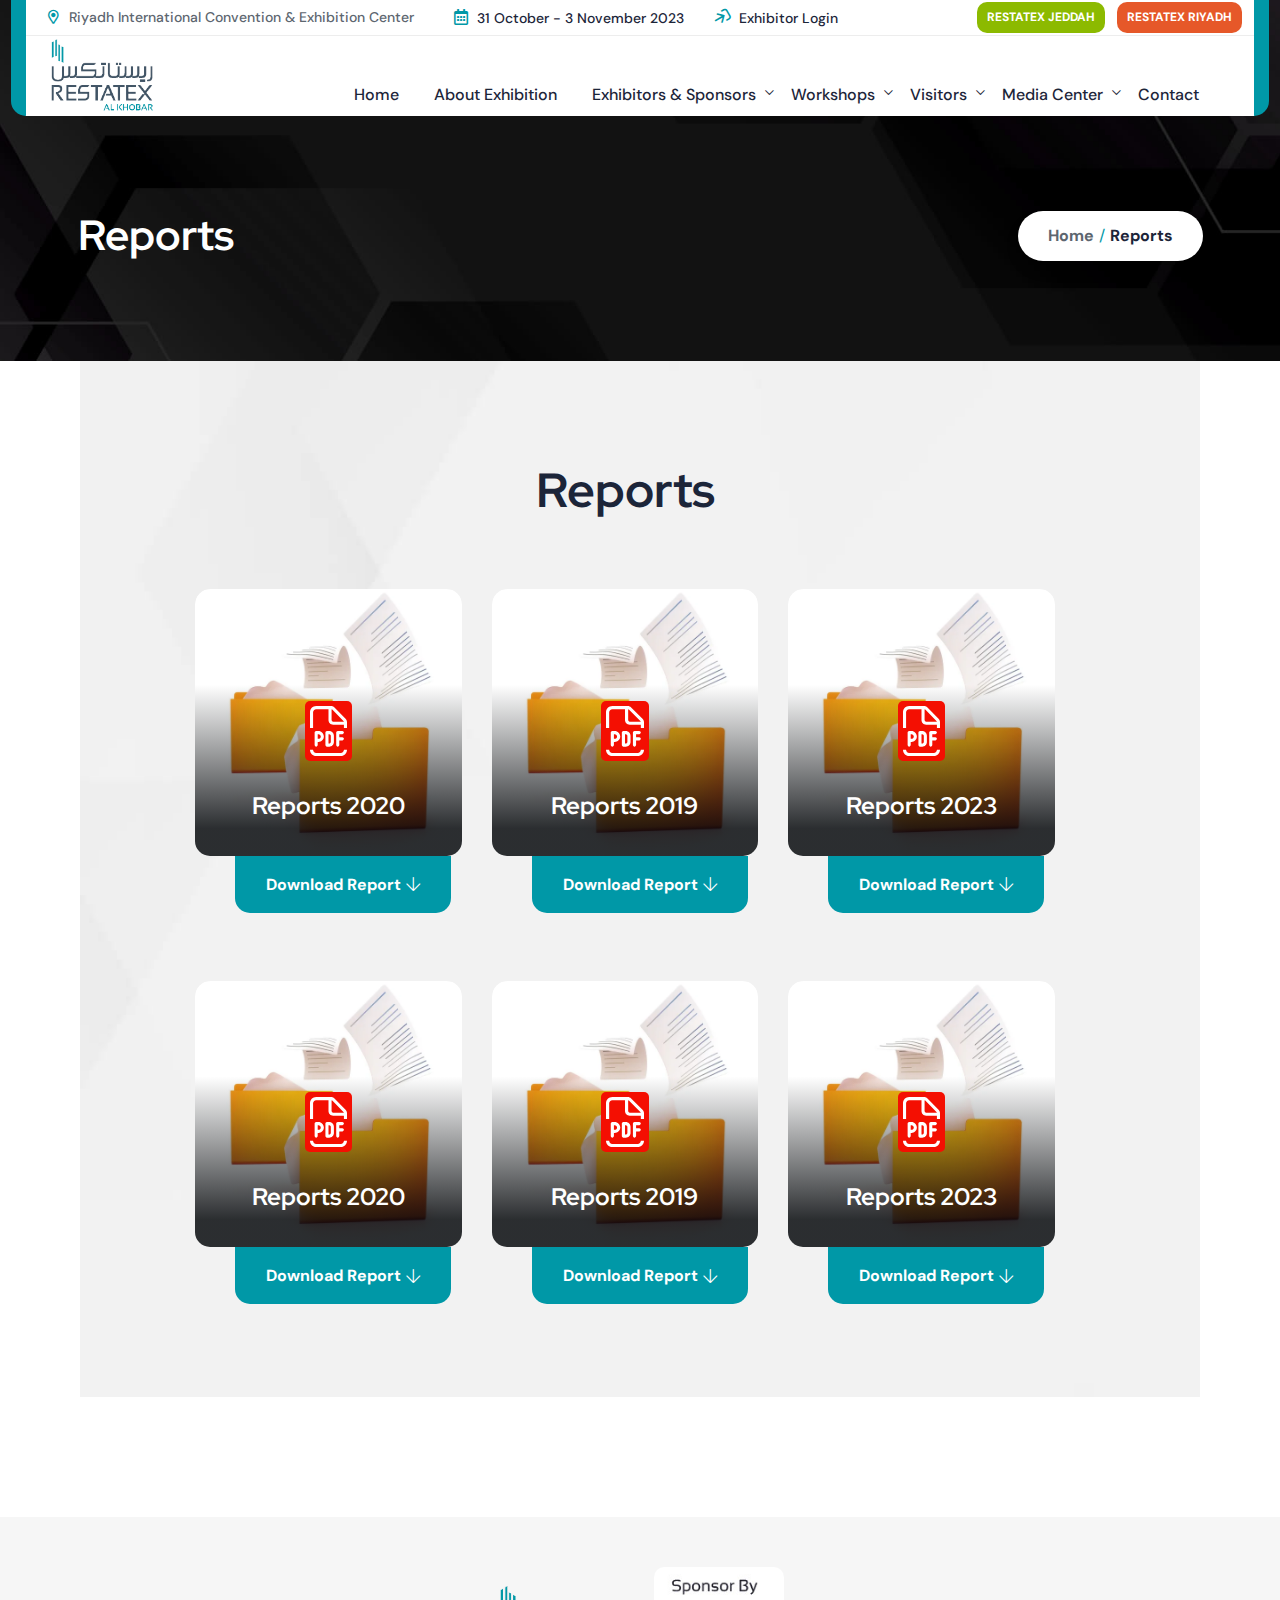
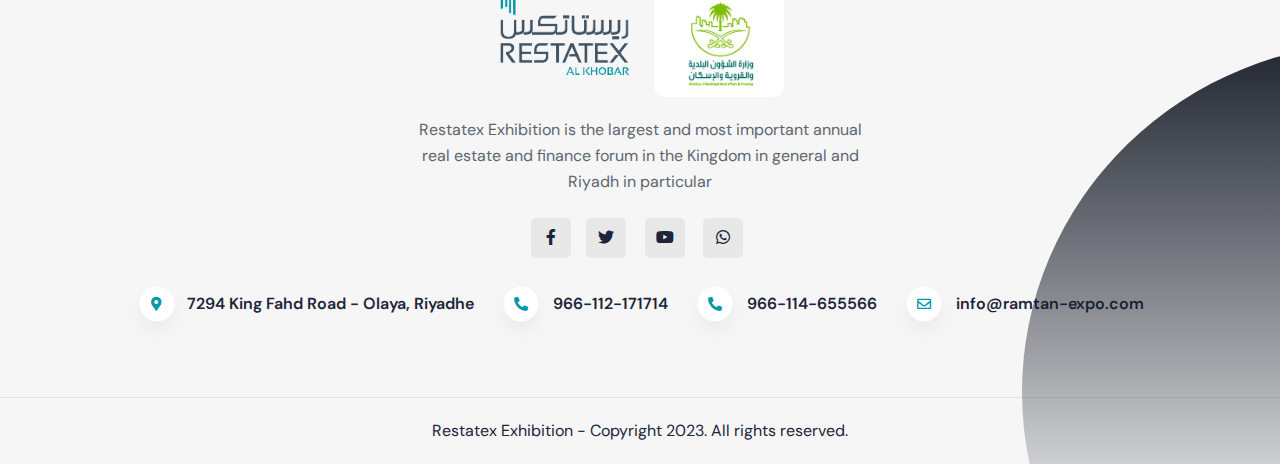
<file: reports.html>
<!DOCTYPE html>
<html lang="en">


<head>
    <meta charset="UTF-8">
    <meta http-equiv="X-UA-Compatible" content="IE=edge">
    <meta name="viewport" content="width=device-width, initial-scale=1.0">
    <title>Restatex Riyadh Exhibition 2023</title>
    <link rel="shortcut icon" type="image/x-icon" href="assets/images/fav.png">
    <link rel="stylesheet" href="assets/css/plugins/swiper.min.css">
    <link rel="stylesheet" href="assets/css/plugins/fontawesome-5.css">
    <link rel="stylesheet" href="assets/css/plugins/animate.min.css">
    <link rel="stylesheet" href="assets/css/plugins/unicons.css">
    <link rel="stylesheet" href="assets/css/jquery.animatedheadline.css">
    <link rel="stylesheet" href="assets/css/vendor/bootstrap.min.css">
    <link rel="stylesheet" href="assets/css/select2.min.css">
    <link rel="stylesheet" href="assets/css/intlTelInput.css">
    <link rel="stylesheet" href="assets/css/style.css">
</head>

<body class="home-yellow">

    <header class="header-three header--sticky">
        <div class="container container-menu">
            <div class="row header-top-three">
                <div class="col-lg-4">
                    <p class="top-left"><i class="far fa-map-marker-alt"></i>
                        Riyadh International Convention & Exhibition Center
                    </p>
                </div>
                <div class="col-lg-4 right-h-three">
                    <div class="header-top-right">
                        <div class="single-right email">
                            <i class="far fa-calendar-alt"></i>
                            <a href="#">31 October - 3 November 2023</a>
                        </div>
                        <div class="single-right call">
                            <i class="far fa-sign-in"></i>

                            <a href="#">Exhibitor Login</a>
                        </div>
                    </div>
                </div>

                <div class="col-xl-4 col-lg-4 ">
                    <div class="right d-flex align-items-end justify-content-end">
                        <a href="#" class="rts-btn link-site jeddah-btn">Restatex Jeddah</a>
                        <a href="#" class="rts-btn link-site riyadh-btn">Restatex Riyadh</a>
                       
                    </div>
                </div>
            </div>
            <div class="row main-header main-header-three">
                <div class="col-lg-3 col-md-3 col-sm-5 col-5">
                    <a href="#" class="thumbnail-logo">
                        <img src="assets/images/logo-kh.png" alt="Logo">
                    </a>
                </div>
                <div class="col-lg-9 d-none d-xl-block">
                    <div class="text-center d-flex justify-content-center">
                        <nav class="nav-main mainmenu-nav d-none d-xl-block">
                            <ul class="mainmenu">
                                <li>
                                    <a class="nav-item" href="index.html">Home</a>
                                </li>

                                <li>
                                    <a class="nav-item" href="index.html#secAbout">About Exhibition</a>
                                </li>

                                <li class="has-droupdown">
                                    <a class="nav-link" href="#">Exhibitors & Sponsors</a>
                                    <ul class="submenu">
                                        <li><a href="sponsorship.html">Why Restatex?</a></li>
                                        <li><a href="sponsorship.html">Sponsorship opportunities</a></li>
                                        <li><a href="sponsorship.html">Participation in the exhibition</a></li>
                                        <li><a href="index.html#partners">Partners</a></li>
                                    </ul>
                                </li>

                                <li class="has-droupdown">
                                    <a class="nav-link" href="#">workshops</a>
                                    <ul class="submenu">
                                        <li><a href="keytopics.html">Key topics</a></li>
                                        <li><a href="agenda.html">agenda</a></li>
                                        <li><a href="speakers.html">speakers</a></li>
                                        <li><a href="registration.html">Register at the workshop</a></li>

                                    </ul>
                                </li>

                                <li class="has-droupdown">
                                    <a class="nav-link" href="#">visitors</a>
                                    <ul class="submenu">
                                        <li><a href="webpage.html">Why visit</a></li>
                                        <li><a href="faq.html">FAQ</a></li>
                                        <li><a href="registration.html">Attendees Registration</a></li>

                                    </ul>
                                </li>


                                <li class="has-droupdown">
                                    <a class="nav-link" href="#">Media Center</a>
                                    <ul class="submenu">
                                        <li><a href="index.html#media">Reports</a></li>
                                        <li><a href="photo.html">Photo Gallery</a></li>
                                        <li><a href="video.html">Videos</a></li>

                                    </ul>
                                </li>

                                <li><a class="nav-item" href="contactus.html">Contact</a></li>
                            </ul>
                        </nav>
                    </div>
                </div>
                <div class="col-xl-1 col-lg-1 col-md-8 col-sm-7 col-7 d-block d-xl-none">
                    <div class="right justify-content-end">
                        <button id="menu-btn" class="menu rts-btn btn-primary-3-menu ml--20 d-block d-xl-none">
                            <img class="menu-dark" src="assets/images/icon/menu.png" alt="Menu-icon">
                            <img class="menu-light" src="assets/images/icon/menu-light.png" alt="Menu-icon">
                        </button>
                    </div>
                </div>
            </div>
        </div>
    </header>
    <div id="side-bar" class="side-bar">
        <button class="close-icon-menu"><i class="far fa-times"></i></button>
        <!-- inner menu area desktop start -->
        <div class="rts-sidebar-menu-desktop">
            <a class="logo-1" href="#"><img class="logo" src="assets/images/logo-kh.png" alt="restatex_logo"></a>


            <div class="body-mobile d-block">
                <nav class="nav-main mainmenu-nav">
                    <ul class="mainmenu">
                        <li>
                            <a class="nav-item" href="index.html">Home</a>
                        </li>

                        <li>
                            <a class="nav-item" href="index.html#secAbout">About Exhibition</a>
                        </li>

                        <li class="has-droupdown">
                            <a class="nav-link" href="#">Exhibitors & Sponsors</a>
                            <ul class="submenu">
                                <li><a href="sponsorship.html">Why Restatex?</a></li>
                                <li><a href="sponsorship.html">Sponsorship opportunities</a></li>
                                <li><a href="sponsorship.html">Participation in the exhibition</a></li>
                                <li><a href="index.html#partners">Partners</a></li>
                            </ul>
                        </li>

                        <li class="has-droupdown">
                            <a class="nav-link" href="#">workshops</a>
                            <ul class="submenu">
                                <li><a href="keytopics.html">Key topics</a></li>
                                <li><a href="agenda.html">agenda</a></li>
                                <li><a href="speakers.html">speakers</a></li>
                                <li><a href="registration.html">Register at the workshop</a></li>

                            </ul>
                        </li>

                        <li class="has-droupdown">
                            <a class="nav-link" href="#">visitors</a>
                            <ul class="submenu">
                                <li><a href="webpage.html">Why visit</a></li>
                                <li><a href="faq.html">FAQ</a></li>
                                <li><a href="registration.html">Attendees Registration</a></li>

                            </ul>
                        </li>


                        <li class="has-droupdown">
                            <a class="nav-link" href="#">Media Center</a>
                            <ul class="submenu">
                                <li><a href="index.html#media">Reports</a></li>
                                <li><a href="photo.html">Photo Gallery</a></li>
                                <li><a href="video.html">Videos</a></li>

                            </ul>
                        </li>

                        <li><a class="nav-item" href="contactus.html">Contact</a></li>
                    </ul>


                </nav>
                <div class="social-wrapper-two menu mobile-menu">
                    <a href="#"><i class="fab fa-facebook-f"></i></a>
                    <a href="#"><i class="fab fa-twitter"></i></a>
                    <a href="#"><i class="fab fa-youtube"></i></a>
                    <a href="#"><i class="fab fa-whatsapp"></i></a>
                    <!-- <a href="#"><i class="fab fa-linkedin"></i></a> -->
                </div>
                <a href="#" class="rts-btn btn-primary ml--20 ml_sm--5 header-one-btn quote-btnmenu">Get Quote</a>
            </div>
        </div>
        <!-- inner menu area desktop End -->
    </div>
    <div id="anywhere-home"></div>

    <!-- ENd Header Area -->

    <!-- start breadcrumb area -->
    <div class="rts-breadcrumb-area breadcrumb-bg bg_image"
        style="background-image: url(assets/images/breadcrumb.jpg);">
        <div class="container">
            <div class="row align-items-center">
                <div class="col-xl-6 col-lg-6 col-md-6 col-sm-12 col-12 breadcrumb-1">
                    <h1 class="title">Reports</h1>
                </div>
                <div class="col-xl-6 col-lg-6 col-md-6 col-sm-12 col-12">
                    <div class="bread-tag">
                        <a href="index.html">Home</a>
                        <span> / </span>
                        <a href="#" class="active">Reports</a>
                    </div>
                </div>
            </div>
        </div>
    </div>
    <!-- end breadcrumb area -->


     <!-- rts services area start -->
     <div class="rts-service-area rts-section-gapBottom">
        <div class="container-fluid service-main about-service-width-controler">
            <div class="background-service service-three row">
                <div class="row g-5">
                    <div class="rts-title-area service-four text-center mt-0 mt_sm--0 mt_md--0">
                        <h2 class="title">Reports</h2>
                    </div>
                    <!-- start single report -->
                    <div class="col-xl-4 col-md-6 col-sm-12 col-12 pt--15 mb--80 mb_md--40 mb_sm--30">
                        <div class="service-one-inner-four report-box">
                            <div class="big-thumbnail-area">
                                <a href="#" class="thumbnail">
                                    <img src="assets/images/reports-icon.jpg" alt="Business-service">
                                </a>
                                <div class="content">
                                    <img src="assets/images/service/icon/07.svg" alt="Business-icon">
                                    <h5 class="title">Reports 2020</h5>
                                </div>
                            </div>
                            <a href="service-details.html" class="rts-btn btn-primary"> Download Report<i
                                    class="fal fa-arrow-down"></i></a>
                        </div>
                    </div>
                    <!-- start single report -->

                     <!-- start single report -->
                     <div class="col-xl-4 col-md-6 col-sm-12 col-12 pt--15 mb--80 mb_md--40 mb_sm--30">
                        <div class="service-one-inner-four report-box">
                            <div class="big-thumbnail-area">
                                <a href="#" class="thumbnail">
                                    <img src="assets/images/reports-icon.jpg" alt="Business-service">
                                </a>
                                <div class="content">
                                    <img src="assets/images/service/icon/07.svg" alt="Business-icon">
                                    <h5 class="title">Reports 2019</h5>
                               
                                </div>
                             
                            </div>
                            <a href="service-details.html" class="rts-btn btn-primary"> Download Report<i
                                    class="fal fa-arrow-down"></i></a>
                        </div>
                    </div>
                    <!-- start single report -->

                     <!-- start single report -->
                     <div class="col-xl-4 col-md-6 col-sm-12 col-12 pt--15 mb--80 mb_md--40 mb_sm--30">
                        <div class="service-one-inner-four report-box">
                            <div class="big-thumbnail-area">
                                <a href="#" class="thumbnail">
                                    <img src="assets/images/reports-icon.jpg" alt="Business-service">
                                </a>
                                <div class="content">
                                    <img src="assets/images/service/icon/07.svg" alt="Business-icon">
                                    <h5 class="title">Reports 2023</h5>
                                </div>
                            </div>
                            <a href="service-details.html" class="rts-btn btn-primary"> Download Report<i
                                    class="fal fa-arrow-down"></i></a>
                        </div>
                    </div>
                    <!-- start single report -->

                                   <!-- start single report -->
                                   <div class="col-xl-4 col-md-6 col-sm-12 col-12 pt--15 mb--80 mb_md--40 mb_sm--30">
                                    <div class="service-one-inner-four report-box">
                                        <div class="big-thumbnail-area">
                                            <a href="#" class="thumbnail">
                                                <img src="assets/images/reports-icon.jpg" alt="Business-service">
                                            </a>
                                            <div class="content">
                                                <img src="assets/images/service/icon/07.svg" alt="Business-icon">
                                                <h5 class="title">Reports 2020</h5>
                                            </div>
                                        </div>
                                        <a href="service-details.html" class="rts-btn btn-primary"> Download Report<i
                                                class="fal fa-arrow-down"></i></a>
                                    </div>
                                </div>
                                <!-- start single report -->
            
                                 <!-- start single report -->
                                 <div class="col-xl-4 col-md-6 col-sm-12 col-12 pt--15 mb--80 mb_md--40 mb_sm--30">
                                    <div class="service-one-inner-four report-box">
                                        <div class="big-thumbnail-area">
                                            <a href="#" class="thumbnail">
                                                <img src="assets/images/reports-icon.jpg" alt="Business-service">
                                            </a>
                                            <div class="content">
                                                <img src="assets/images/service/icon/07.svg" alt="Business-icon">
                                                <h5 class="title">Reports 2019</h5>
                                           
                                            </div>
                                         
                                        </div>
                                        <a href="service-details.html" class="rts-btn btn-primary"> Download Report<i
                                                class="fal fa-arrow-down"></i></a>
                                    </div>
                                </div>
                                <!-- start single report -->
            
                                 <!-- start single report -->
                                 <div class="col-xl-4 col-md-6 col-sm-12 col-12 pt--15 mb--80 mb_md--40 mb_sm--30">
                                    <div class="service-one-inner-four report-box">
                                        <div class="big-thumbnail-area">
                                            <a href="#" class="thumbnail">
                                                <img src="assets/images/reports-icon.jpg" alt="Business-service">
                                            </a>
                                            <div class="content">
                                                <img src="assets/images/service/icon/07.svg" alt="Business-icon">
                                                <h5 class="title">Reports 2023</h5>
                                            </div>
                                        </div>
                                        <a href="service-details.html" class="rts-btn btn-primary"> Download Report<i
                                                class="fal fa-arrow-down"></i></a>
                                    </div>
                                </div>
                                <!-- start single report -->


              
                    
                </div>
            </div>
           
            
        </div>
    </div>
    <!-- rts services area End -->




    <!-- rts footer three area start -->
    <div class="rts-footer-area footer-three pt--50 footer-bg-2 bg-footer-site">
        <div class="container pb--50 pb_sm--40">
            <div class="row g-5">
                <div class="col-xl-12 col-lg-12">
                    <div class="footer-three-single-wized left">
                        <div class="content-logo-footer">
                            <a href="#" class="logo_footer">
                                <img src="assets/images/log-footer.png" alt="Logo-image">
                            </a>
                            <a href="#" class="logo_footer-lic">
                                <img src="assets/images/logo-foot.png" alt="Logo-image">
                            </a>

                        </div>



                        <p class="disc">
                            Restatex Exhibition is the largest and most important annual real estate and finance forum
                            in the Kingdom in general and Riyadh in particular
                        </p>
                        <ul class="social-three-wrapper">
                            <li><a href="#"><i class="fab fa-facebook-f"></i></a></li>
                            <li><a href="#"><i class="fab fa-twitter"></i></a></li>
                            <li><a href="#"><i class="fab fa-youtube"></i></a></li>
                            <li><a href="#"><i class="fab fa-whatsapp"></i></a></li>

                        </ul>
                    </div>


                    <div class="footer-three-single-wized mid-left">

                        <div class="body">
                            <div class="info-wrapper">
                                <div class="single">
                                    <ul class="icon">
                                        <li><i class="fas fa-map-marker-alt"></i></li>
                                    </ul>
                                    <div class="info">

                                        <a href="#">7294 King Fahd Road - Olaya, Riyadhe</a>
                                    </div>
                                </div>

                                <div class="single">
                                    <ul class="icon">
                                        <li><i class="fas fa-phone-alt"></i></li>
                                    </ul>
                                    <div class="info">

                                        <a href="#">966-112-171714</a>
                                    </div>
                                </div>
                                <div class="single">
                                    <ul class="icon">
                                        <li><i class="fas fa-phone-alt"></i></li>
                                    </ul>
                                    <div class="info">

                                        <a href="#">966-114-655566</a>
                                    </div>
                                </div>
                                <div class="single">
                                    <ul class="icon">
                                        <li><i class="far fa-envelope"></i></li>
                                    </ul>
                                    <div class="info">

                                        <a href="#">info@ramtan-expo.com</a>
                                    </div>
                                </div>

                            </div>
                        </div>
                    </div>



                </div>


            </div>


        </div>
        <div class="copyright-area ptb--20">
            <div class="container">
                <div class="row">
                    <div class="col-12">
                        <p class="disc text-center">
                            Restatex Exhibition - Copyright 2023. All rights reserved.
                        </p>
                    </div>
                </div>
            </div>
        </div>
    </div>
    <!-- rts footer three area end -->


    <!-- start loader -->
    <div class="loader-wrapper">
        <div class="loader">
        </div>
        <div class="loader-section section-left"></div>
        <div class="loader-section section-right"></div>
    </div>
    <!-- End loader -->

    <!-- progress Back to top -->
    <div class="progress-wrap">
        <svg class="progress-circle svg-content" width="100%" height="100%" viewBox="-1 -1 102 102">
            <path d="M50,1 a49,49 0 0,1 0,98 a49,49 0 0,1 0,-98" />
        </svg>
    </div>
    <!-- progress Back to top End -->


    <!-- scripts start form hear -->
    <script src="assets/js/vendor/jquery.min.js"></script>
    <script src="assets/js/vendor/jqueryui.js"></script>
    <script src="assets/js/vendor/waypoint.js"></script>
    <script src="assets/js/plugins/swiper.js"></script>
    <script src="assets/js/plugins/counterup.js"></script>
    <script src="assets/js/plugins/sal.min.js"></script>
    <script src="assets/js/vendor/bootstrap.min.js"></script>
    <script src="assets/js/plugins/fslightbox.js"></script>
    <script src="assets/js/select2.min.js"></script>
    <script src="assets/js/intlTelInput.js"></script>
    <script src="assets/js/jquery.animatedheadline.min.js"></script>
    <!-- main Js -->
    <script src="assets/js/main.js"></script>
    <!-- scripts end form hear -->


    <script>

        window.onload = function () {
            // Month,Day,Year,Hour,Minute,Second
            upTime('jan,30,2017,08:00:00'); // ****** Change this line!
        }
        function upTime(countTo) {
            now = new Date();
            countTo = new Date(countTo);
            difference = (now - countTo);

            days = Math.floor(difference / (60 * 60 * 1000 * 24) * 1);
            hours = Math.floor((difference % (60 * 60 * 1000 * 24)) / (60 * 60 * 1000) * 1);
            mins = Math.floor(((difference % (60 * 60 * 1000 * 24)) % (60 * 60 * 1000)) / (60 * 1000) * 1);
            secs = Math.floor((((difference % (60 * 60 * 1000 * 24)) % (60 * 60 * 1000)) % (60 * 1000)) / 1000 * 1);

            document.getElementById('days').firstChild.nodeValue = days;
            document.getElementById('hours').firstChild.nodeValue = hours;
            document.getElementById('minutes').firstChild.nodeValue = mins;
            document.getElementById('seconds').firstChild.nodeValue = secs;

            clearTimeout(upTime.to);
            upTime.to = setTimeout(function () { upTime(countTo); }, 1000);
        }
    </script>

<script>
    $(function() {
        $('.animate-type').animatedHeadline({
            animationType: 'clip'
            
        });
    })
</script>

<script>
    $("select").select2({
        // placeholder: "Select",
        allowClear: false
    });

    
      // International telephone format
        // $("#phone").intlTelInput();
        // get the country data from the plugin
        var countryData = window.intlTelInputGlobals.getCountryData(),
            input = document.querySelector("[type= tel]"),
            addressDropdown = document.querySelector("#address-country");

        // init plugin
        var iti = window.intlTelInput(input, {
            hiddenInput: "full_phone",
            //utilsScript: "https://intl-tel-input.com/node_modules/intl-tel-input/build/js/utils.js?1549804213570" // just for formatting/placeholders etc
        });
</script>
</body>


</html>
</file>
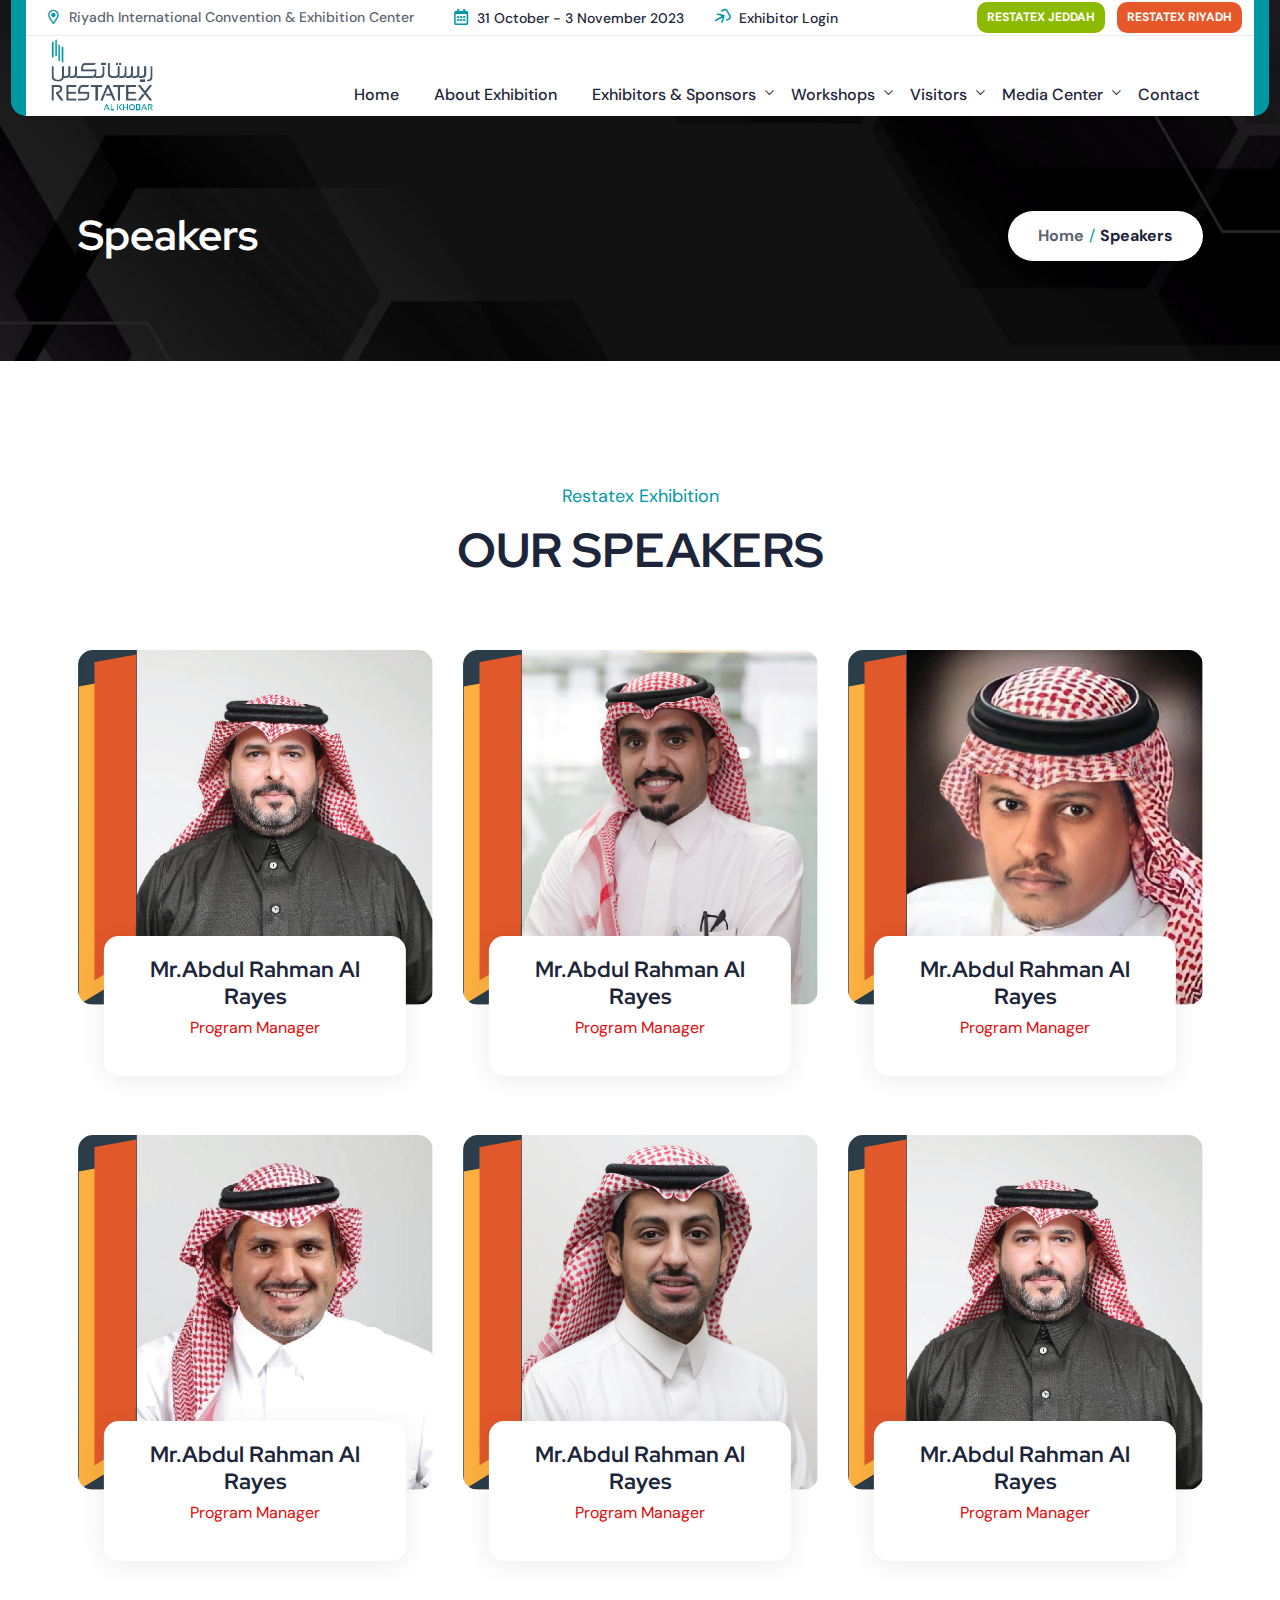
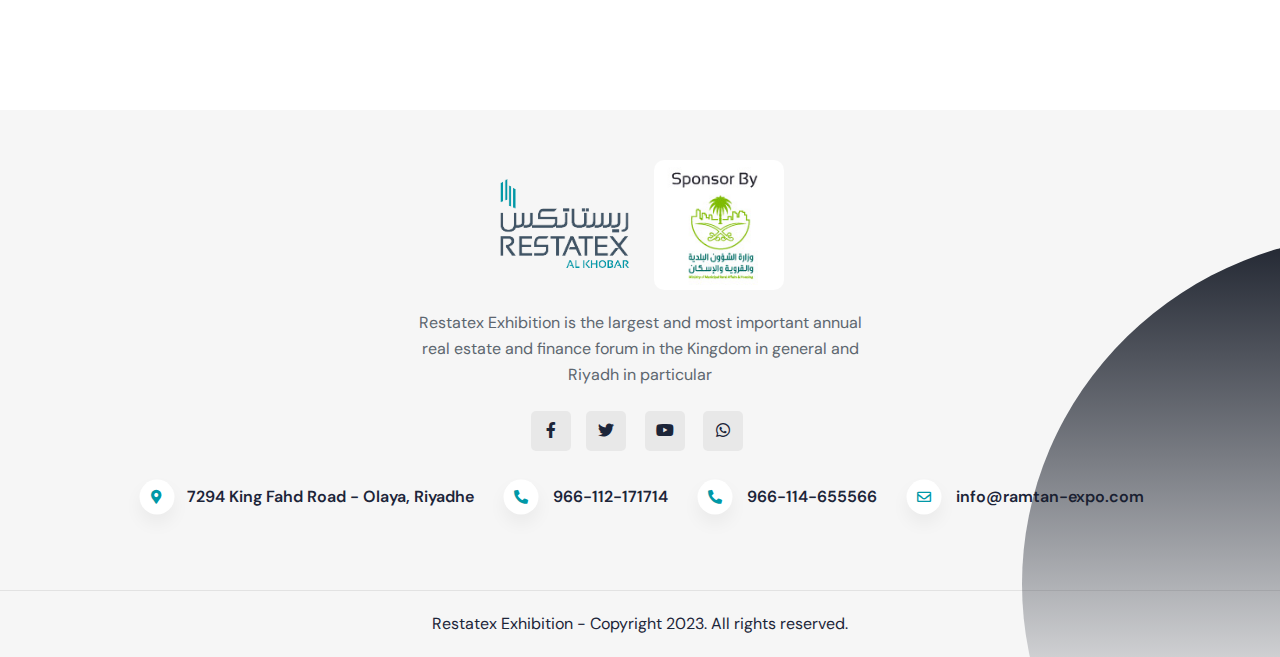
<file: speakers.html>
<!DOCTYPE html>
<html lang="en">


<head>
    <meta charset="UTF-8">
    <meta http-equiv="X-UA-Compatible" content="IE=edge">
    <meta name="viewport" content="width=device-width, initial-scale=1.0">
    <title>Restatex Riyadh Exhibition 2023</title>
    <link rel="shortcut icon" type="image/x-icon" href="assets/images/fav.png">
    <link rel="stylesheet" href="assets/css/plugins/swiper.min.css">
    <link rel="stylesheet" href="assets/css/plugins/fontawesome-5.css">
    <link rel="stylesheet" href="assets/css/plugins/animate.min.css">
    <link rel="stylesheet" href="assets/css/plugins/unicons.css">
    <link rel="stylesheet" href="assets/css/jquery.animatedheadline.css">
    <link rel="stylesheet" href="assets/css/vendor/bootstrap.min.css">
    <link rel="stylesheet" href="assets/css/select2.min.css">
    <link rel="stylesheet" href="assets/css/intlTelInput.css">
    <link rel="stylesheet" href="assets/css/style.css">
</head>

<body class="home-yellow">

    <header class="header-three header--sticky">
        <div class="container container-menu">
            <div class="row header-top-three">
                <div class="col-lg-4">
                    <p class="top-left"><i class="far fa-map-marker-alt"></i>
                        Riyadh International Convention & Exhibition Center
                    </p>
                </div>
                <div class="col-lg-4 right-h-three">
                    <div class="header-top-right">
                        <div class="single-right email">
                            <i class="far fa-calendar-alt"></i>
                            <a href="#">31 October - 3 November 2023</a>
                        </div>
                        <div class="single-right call">
                            <i class="far fa-sign-in"></i>

                            <a href="#">Exhibitor Login</a>
                        </div>
                    </div>
                </div>

                <div class="col-xl-4 col-lg-4 ">
                    <div class="right d-flex align-items-end justify-content-end">
                        <a href="#" class="rts-btn link-site jeddah-btn">Restatex Jeddah</a>
                        <a href="#" class="rts-btn link-site riyadh-btn">Restatex Riyadh</a>
                       
                    </div>
                </div>
            </div>
            <div class="row main-header main-header-three">
                <div class="col-lg-3 col-md-3 col-sm-5 col-5">
                    <a href="#" class="thumbnail-logo">
                        <img src="assets/images/logo-kh.png" alt="Logo">
                    </a>
                </div>
                <div class="col-lg-9 d-none d-xl-block">
                    <div class="text-center d-flex justify-content-center">
                        <nav class="nav-main mainmenu-nav d-none d-xl-block">
                            <ul class="mainmenu">
                                <li>
                                    <a class="nav-item" href="index.html">Home</a>
                                </li>

                                <li>
                                    <a class="nav-item" href="index.html#secAbout">About Exhibition</a>
                                </li>

                                <li class="has-droupdown">
                                    <a class="nav-link" href="#">Exhibitors & Sponsors</a>
                                    <ul class="submenu">
                                        <li><a href="sponsorship.html">Why Restatex?</a></li>
                                        <li><a href="sponsorship.html">Sponsorship opportunities</a></li>
                                        <li><a href="sponsorship.html">Participation in the exhibition</a></li>
                                        <li><a href="index.html#partners">Partners</a></li>
                                    </ul>
                                </li>

                                <li class="has-droupdown">
                                    <a class="nav-link" href="#">workshops</a>
                                    <ul class="submenu">
                                        <li><a href="keytopics.html">Key topics</a></li>
                                        <li><a href="agenda.html">agenda</a></li>
                                        <li><a href="speakers.html">speakers</a></li>
                                        <li><a href="registration.html">Register at the workshop</a></li>

                                    </ul>
                                </li>

                                <li class="has-droupdown">
                                    <a class="nav-link" href="#">visitors</a>
                                    <ul class="submenu">
                                        <li><a href="webpage.html">Why visit</a></li>
                                        <li><a href="faq.html">FAQ</a></li>
                                        <li><a href="registration.html">Attendees Registration</a></li>

                                    </ul>
                                </li>


                                <li class="has-droupdown">
                                    <a class="nav-link" href="#">Media Center</a>
                                    <ul class="submenu">
                                        <li><a href="index.html#media">Reports</a></li>
                                        <li><a href="photo.html">Photo Gallery</a></li>
                                        <li><a href="video.html">Videos</a></li>

                                    </ul>
                                </li>

                                <li><a class="nav-item" href="contactus.html">Contact</a></li>
                            </ul>
                        </nav>
                    </div>
                </div>
                <div class="col-xl-1 col-lg-1 col-md-8 col-sm-7 col-7 d-block d-xl-none">
                    <div class="right justify-content-end">
                        <button id="menu-btn" class="menu rts-btn btn-primary-3-menu ml--20 d-block d-xl-none">
                            <img class="menu-dark" src="assets/images/icon/menu.png" alt="Menu-icon">
                            <img class="menu-light" src="assets/images/icon/menu-light.png" alt="Menu-icon">
                        </button>
                    </div>
                </div>
            </div>
        </div>
    </header>
    <div id="side-bar" class="side-bar">
        <button class="close-icon-menu"><i class="far fa-times"></i></button>
        <!-- inner menu area desktop start -->
        <div class="rts-sidebar-menu-desktop">
            <a class="logo-1" href="#"><img class="logo" src="assets/images/logo-kh.png" alt="restatex_logo"></a>


            <div class="body-mobile d-block">
                <nav class="nav-main mainmenu-nav">
                    <ul class="mainmenu">
                        <li>
                            <a class="nav-item" href="index.html">Home</a>
                        </li>

                        <li>
                            <a class="nav-item" href="index.html#secAbout">About Exhibition</a>
                        </li>

                        <li class="has-droupdown">
                            <a class="nav-link" href="#">Exhibitors & Sponsors</a>
                            <ul class="submenu">
                                <li><a href="sponsorship.html">Why Restatex?</a></li>
                                <li><a href="sponsorship.html">Sponsorship opportunities</a></li>
                                <li><a href="sponsorship.html">Participation in the exhibition</a></li>
                                <li><a href="index.html#partners">Partners</a></li>
                            </ul>
                        </li>

                        <li class="has-droupdown">
                            <a class="nav-link" href="#">workshops</a>
                            <ul class="submenu">
                                <li><a href="keytopics.html">Key topics</a></li>
                                <li><a href="agenda.html">agenda</a></li>
                                <li><a href="speakers.html">speakers</a></li>
                                <li><a href="registration.html">Register at the workshop</a></li>

                            </ul>
                        </li>

                        <li class="has-droupdown">
                            <a class="nav-link" href="#">visitors</a>
                            <ul class="submenu">
                                <li><a href="webpage.html">Why visit</a></li>
                                <li><a href="faq.html">FAQ</a></li>
                                <li><a href="registration.html">Attendees Registration</a></li>

                            </ul>
                        </li>


                        <li class="has-droupdown">
                            <a class="nav-link" href="#">Media Center</a>
                            <ul class="submenu">
                                <li><a href="index.html#media">Reports</a></li>
                                <li><a href="photo.html">Photo Gallery</a></li>
                                <li><a href="video.html">Videos</a></li>

                            </ul>
                        </li>

                        <li><a class="nav-item" href="contactus.html">Contact</a></li>
                    </ul>


                </nav>
                <div class="social-wrapper-two menu mobile-menu">
                    <a href="#"><i class="fab fa-facebook-f"></i></a>
                    <a href="#"><i class="fab fa-twitter"></i></a>
                    <a href="#"><i class="fab fa-youtube"></i></a>
                    <a href="#"><i class="fab fa-whatsapp"></i></a>
                    <!-- <a href="#"><i class="fab fa-linkedin"></i></a> -->
                </div>
                <a href="#" class="rts-btn btn-primary ml--20 ml_sm--5 header-one-btn quote-btnmenu">Get Quote</a>
            </div>
        </div>
        <!-- inner menu area desktop End -->
    </div>
    <div id="anywhere-home"></div>

    <!-- ENd Header Area -->

    <!-- start breadcrumb area -->
    <div class="rts-breadcrumb-area breadcrumb-bg bg_image"
        style="background-image: url(assets/images/breadcrumb.jpg);">
        <div class="container">
            <div class="row align-items-center">
                <div class="col-xl-6 col-lg-6 col-md-6 col-sm-12 col-12 breadcrumb-1">
                    <h1 class="title">Speakers</h1>
                </div>
                <div class="col-xl-6 col-lg-6 col-md-6 col-sm-12 col-12">
                    <div class="bread-tag">
                        <a href="index.html">Home</a>
                        <span> / </span>
                        <a href="#" class="active">Speakers</a>
                    </div>
                </div>
            </div>
        </div>
    </div>
    <!-- end breadcrumb area -->


    <!-- rts team two area -->
    <div class="rts-team-area rts-section-gap style-4">
        <div class="container">
            <div class="row">
                <div class="col-12">
                    <div class="text-center title-service-three">
                        <p class="pre-title">
                            Restatex Exhibition
                        </p>
                        <h2 class="title">Our Speakers</h2>
                    </div>
                </div>
            </div>
            <div class="row g-5 mt--20 mt_md--30 mt_sm--0">
                <div class="col-lg-4 col-md-4 col-sm-6 col-12">
                    <div class="team-inner-two inner">
                        <a href="#" class="thumbnail">
                            <img src="assets/images/team/1.jpg" alt="">
                        </a>
                        <!-- Acquaintance area -->
                        <div class="acquaintance-area">
                            <div class="header">
                                <h5 class="title">Mr.Abdul Rahman Al Rayes</h5>
                                <span>Program Manager</span>
                            </div>
                            <p class="team-desc">
                                Speaker in a workshop entitled Promoting the culture of coexistence in jointly owned real estate                            </p>
                          
                        </div>
                        <!-- Acquaintance area -->
                    </div>
                </div>
                <div class="col-lg-4 col-md-4 col-sm-6 col-12">
                    <div class="team-inner-two inner">
                        <a href="#" class="thumbnail">
                            <img src="assets/images/team/2.jpg" alt="">
                        </a>
                        <!-- Acquaintance area -->
                        <div class="acquaintance-area">
                            <div class="header">
                                <h5 class="title">Mr.Abdul Rahman Al Rayes</h5>
                                <span>Program Manager</span>
                            </div>
                            <p class="team-desc">
                                Speaker in a workshop entitled Promoting the culture of coexistence in jointly owned real estate                            </p>
                          
                        </div>
                        <!-- Acquaintance area -->
                    </div>
                </div>
                <div class="col-lg-4 col-md-4 col-sm-6 col-12">
                    <div class="team-inner-two inner">
                        <a href="#" class="thumbnail">
                            <img src="assets/images/team/3.jpg" alt="">
                        </a>
                        <!-- Acquaintance area -->
                        <div class="acquaintance-area">
                            <div class="header">
                                <h5 class="title">Mr.Abdul Rahman Al Rayes</h5>
                                <span>Program Manager</span>
                            </div>
                            <p class="team-desc">
                                Speaker in a workshop entitled Promoting the culture of coexistence in jointly owned real estate                            </p>
                          
                        </div>
                        <!-- Acquaintance area -->
                    </div>
                </div>
                <div class="col-lg-4 col-md-4 col-sm-6 col-12">
                    <div class="team-inner-two inner">
                        <a href="#" class="thumbnail">
                            <img src="assets/images/team/4.jpg" alt="">
                        </a>
                        <!-- Acquaintance area -->
                        <div class="acquaintance-area">
                            <div class="header">
                                <h5 class="title">Mr.Abdul Rahman Al Rayes</h5>
                                <span>Program Manager</span>
                            </div>
                            <p class="team-desc">
                                Speaker in a workshop entitled Promoting the culture of coexistence in jointly owned real estate                            </p>
                          
                        </div>
                        <!-- Acquaintance area -->
                    </div>
                </div>
                <div class="col-lg-4 col-md-4 col-sm-6 col-12">
                    <div class="team-inner-two inner">
                        <a href="#" class="thumbnail">
                            <img src="assets/images/team/5.jpg" alt="">
                        </a>
                        <!-- Acquaintance area -->
                        <div class="acquaintance-area">
                            <div class="header">
                                <h5 class="title">Mr.Abdul Rahman Al Rayes</h5>
                                <span>Program Manager</span>
                            </div>
                            <p class="team-desc">
                                Speaker in a workshop entitled Promoting the culture of coexistence in jointly owned real estate                            </p>
                          
                        </div>
                        <!-- Acquaintance area -->
                    </div>
                </div>
                <div class="col-lg-4 col-md-4 col-sm-6 col-12">
                    <div class="team-inner-two inner">
                        <a href="#" class="thumbnail">
                            <img src="assets/images/team/1.jpg" alt="">
                        </a>
                        <!-- Acquaintance area -->
                        <div class="acquaintance-area">
                            <div class="header">
                                <h5 class="title">Mr.Abdul Rahman Al Rayes</h5>
                                <span>Program Manager</span>
                            </div>
                            <p class="team-desc">
                                Speaker in a workshop entitled Promoting the culture of coexistence in jointly owned real estate                            </p>
                          
                        </div>
                        <!-- Acquaintance area -->
                    </div>
                </div>
            </div>
        </div>
    </div>
    <!-- rts team two area End -->


    <!-- rts footer three area start -->
    <div class="rts-footer-area footer-three pt--50 footer-bg-2 bg-footer-site">
        <div class="container pb--50 pb_sm--40">
            <div class="row g-5">
                <div class="col-xl-12 col-lg-12">
                    <div class="footer-three-single-wized left">
                        <div class="content-logo-footer">
                            <a href="#" class="logo_footer">
                                <img src="assets/images/log-footer.png" alt="Logo-image">
                            </a>
                            <a href="#" class="logo_footer-lic">
                                <img src="assets/images/logo-foot.png" alt="Logo-image">
                            </a>

                        </div>



                        <p class="disc">
                            Restatex Exhibition is the largest and most important annual real estate and finance forum
                            in the Kingdom in general and Riyadh in particular
                        </p>
                        <ul class="social-three-wrapper">
                            <li><a href="#"><i class="fab fa-facebook-f"></i></a></li>
                            <li><a href="#"><i class="fab fa-twitter"></i></a></li>
                            <li><a href="#"><i class="fab fa-youtube"></i></a></li>
                            <li><a href="#"><i class="fab fa-whatsapp"></i></a></li>

                        </ul>
                    </div>


                    <div class="footer-three-single-wized mid-left">

                        <div class="body">
                            <div class="info-wrapper">
                                <div class="single">
                                    <ul class="icon">
                                        <li><i class="fas fa-map-marker-alt"></i></li>
                                    </ul>
                                    <div class="info">

                                        <a href="#">7294 King Fahd Road - Olaya, Riyadhe</a>
                                    </div>
                                </div>

                                <div class="single">
                                    <ul class="icon">
                                        <li><i class="fas fa-phone-alt"></i></li>
                                    </ul>
                                    <div class="info">

                                        <a href="#">966-112-171714</a>
                                    </div>
                                </div>
                                <div class="single">
                                    <ul class="icon">
                                        <li><i class="fas fa-phone-alt"></i></li>
                                    </ul>
                                    <div class="info">

                                        <a href="#">966-114-655566</a>
                                    </div>
                                </div>
                                <div class="single">
                                    <ul class="icon">
                                        <li><i class="far fa-envelope"></i></li>
                                    </ul>
                                    <div class="info">

                                        <a href="#">info@ramtan-expo.com</a>
                                    </div>
                                </div>

                            </div>
                        </div>
                    </div>



                </div>


            </div>


        </div>
        <div class="copyright-area ptb--20">
            <div class="container">
                <div class="row">
                    <div class="col-12">
                        <p class="disc text-center">
                            Restatex Exhibition - Copyright 2023. All rights reserved.
                        </p>
                    </div>
                </div>
            </div>
        </div>
    </div>
    <!-- rts footer three area end -->


    <!-- start loader -->
    <div class="loader-wrapper">
        <div class="loader">
        </div>
        <div class="loader-section section-left"></div>
        <div class="loader-section section-right"></div>
    </div>
    <!-- End loader -->

    <!-- progress Back to top -->
    <div class="progress-wrap">
        <svg class="progress-circle svg-content" width="100%" height="100%" viewBox="-1 -1 102 102">
            <path d="M50,1 a49,49 0 0,1 0,98 a49,49 0 0,1 0,-98" />
        </svg>
    </div>
    <!-- progress Back to top End -->

    <!-- scripts start form hear -->
    <script src="assets/js/vendor/jquery.min.js"></script>
    <script src="assets/js/vendor/jqueryui.js"></script>
    <script src="assets/js/vendor/waypoint.js"></script>
    <script src="assets/js/plugins/swiper.js"></script>
    <script src="assets/js/plugins/counterup.js"></script>
    <script src="assets/js/plugins/sal.min.js"></script>
    <script src="assets/js/vendor/bootstrap.min.js"></script>
    <script src="assets/js/plugins/fslightbox.js"></script>
    <script src="assets/js/select2.min.js"></script>
    <script src="assets/js/intlTelInput.js"></script>
    <script src="assets/js/jquery.animatedheadline.min.js"></script>
    <!-- main Js -->
    <script src="assets/js/main.js"></script>
    <!-- scripts end form hear -->


    <script>

        window.onload = function () {
            // Month,Day,Year,Hour,Minute,Second
            upTime('jan,30,2017,08:00:00'); // ****** Change this line!
        }
        function upTime(countTo) {
            now = new Date();
            countTo = new Date(countTo);
            difference = (now - countTo);

            days = Math.floor(difference / (60 * 60 * 1000 * 24) * 1);
            hours = Math.floor((difference % (60 * 60 * 1000 * 24)) / (60 * 60 * 1000) * 1);
            mins = Math.floor(((difference % (60 * 60 * 1000 * 24)) % (60 * 60 * 1000)) / (60 * 1000) * 1);
            secs = Math.floor((((difference % (60 * 60 * 1000 * 24)) % (60 * 60 * 1000)) % (60 * 1000)) / 1000 * 1);

            document.getElementById('days').firstChild.nodeValue = days;
            document.getElementById('hours').firstChild.nodeValue = hours;
            document.getElementById('minutes').firstChild.nodeValue = mins;
            document.getElementById('seconds').firstChild.nodeValue = secs;

            clearTimeout(upTime.to);
            upTime.to = setTimeout(function () { upTime(countTo); }, 1000);
        }
    </script>

<script>
    $(function() {
        $('.animate-type').animatedHeadline({
            animationType: 'clip'
            
        });
    })
</script>

<script>
    $("select").select2({
        // placeholder: "Select",
        allowClear: false
    });

    
      // International telephone format
        // $("#phone").intlTelInput();
        // get the country data from the plugin
        var countryData = window.intlTelInputGlobals.getCountryData(),
            input = document.querySelector("[type= tel]"),
            addressDropdown = document.querySelector("#address-country");

        // init plugin
        var iti = window.intlTelInput(input, {
            hiddenInput: "full_phone",
            //utilsScript: "https://intl-tel-input.com/node_modules/intl-tel-input/build/js/utils.js?1549804213570" // just for formatting/placeholders etc
        });
</script>
</body>


</html>
</file>
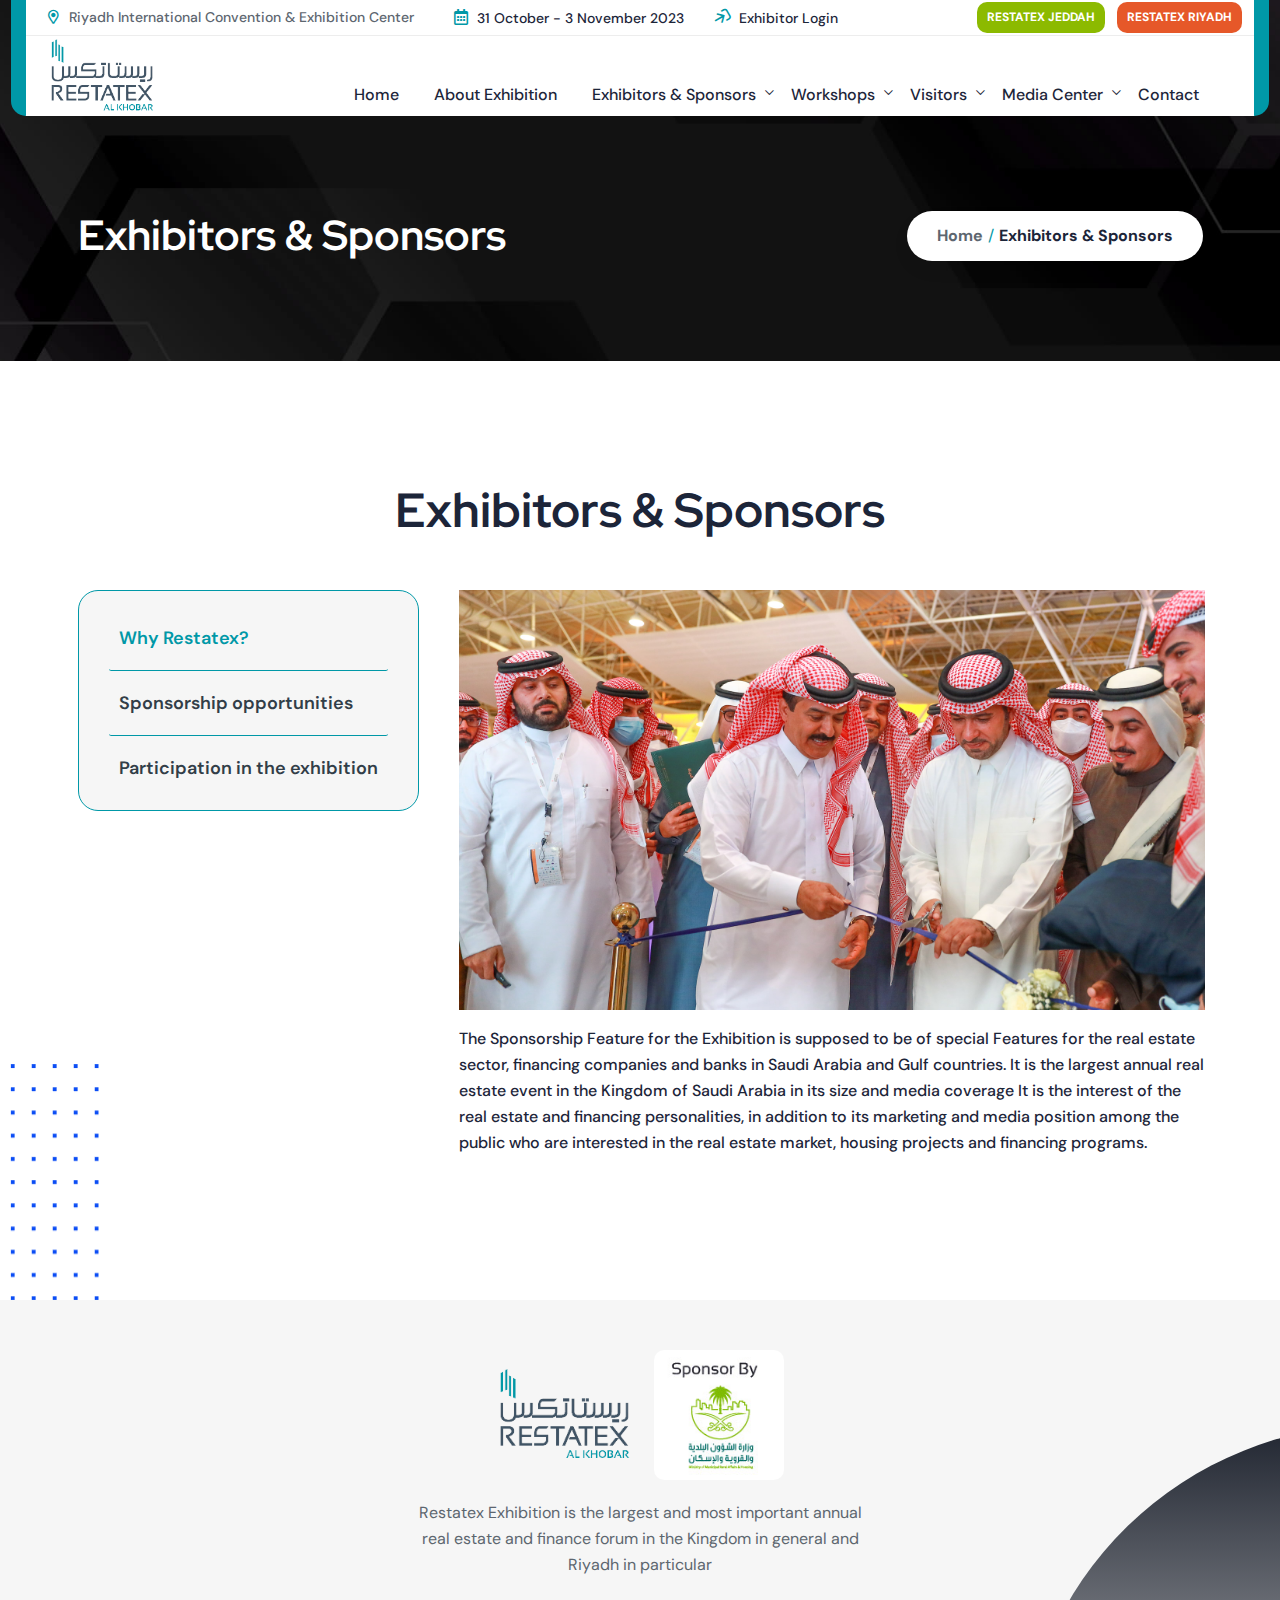
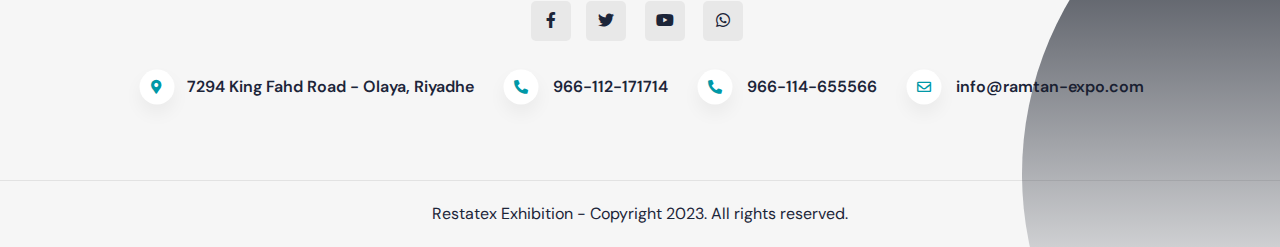
<file: sponsorship.html>
<!DOCTYPE html>
<html lang="en">


<head>
    <meta charset="UTF-8">
    <meta http-equiv="X-UA-Compatible" content="IE=edge">
    <meta name="viewport" content="width=device-width, initial-scale=1.0">
    <title>Restatex Riyadh Exhibition 2023</title>
    <link rel="shortcut icon" type="image/x-icon" href="assets/images/fav.png">
    <link rel="stylesheet" href="assets/css/plugins/swiper.min.css">
    <link rel="stylesheet" href="assets/css/plugins/fontawesome-5.css">
    <link rel="stylesheet" href="assets/css/plugins/animate.min.css">
    <link rel="stylesheet" href="assets/css/plugins/unicons.css">
    <link rel="stylesheet" href="assets/css/jquery.animatedheadline.css">
    <link rel="stylesheet" href="assets/css/vendor/bootstrap.min.css">
    <link rel="stylesheet" href="assets/css/select2.min.css">
    <link rel="stylesheet" href="assets/css/intlTelInput.css">
    <link rel="stylesheet" href="assets/css/style.css">
</head>

<body class="home-yellow">

    <header class="header-three header--sticky">
        <div class="container container-menu">
            <div class="row header-top-three">
                <div class="col-lg-4">
                    <p class="top-left"><i class="far fa-map-marker-alt"></i>
                        Riyadh International Convention & Exhibition Center
                    </p>
                </div>
                <div class="col-lg-4 right-h-three">
                    <div class="header-top-right">
                        <div class="single-right email">
                            <i class="far fa-calendar-alt"></i>
                            <a href="#">31 October - 3 November 2023</a>
                        </div>
                        <div class="single-right call">
                            <i class="far fa-sign-in"></i>

                            <a href="#">Exhibitor Login</a>
                        </div>
                    </div>
                </div>

                <div class="col-xl-4 col-lg-4 ">
                    <div class="right d-flex align-items-end justify-content-end">
                        <a href="#" class="rts-btn link-site jeddah-btn">Restatex Jeddah</a>
                        <a href="#" class="rts-btn link-site riyadh-btn">Restatex Riyadh</a>
                       
                    </div>
                </div>
            </div>
            <div class="row main-header main-header-three">
                <div class="col-lg-3 col-md-3 col-sm-5 col-5">
                    <a href="#" class="thumbnail-logo">
                        <img src="assets/images/logo-kh.png" alt="Logo">
                    </a>
                </div>
                <div class="col-lg-9 d-none d-xl-block">
                    <div class="text-center d-flex justify-content-center">
                        <nav class="nav-main mainmenu-nav d-none d-xl-block">
                            <ul class="mainmenu">
                                <li>
                                    <a class="nav-item" href="index.html">Home</a>
                                </li>

                                <li>
                                    <a class="nav-item" href="index.html#secAbout">About Exhibition</a>
                                </li>

                                <li class="has-droupdown">
                                    <a class="nav-link" href="#">Exhibitors & Sponsors</a>
                                    <ul class="submenu">
                                        <li><a href="sponsorship.html">Why Restatex?</a></li>
                                        <li><a href="sponsorship.html">Sponsorship opportunities</a></li>
                                        <li><a href="sponsorship.html">Participation in the exhibition</a></li>
                                        <li><a href="index.html#partners">Partners</a></li>
                                    </ul>
                                </li>

                                <li class="has-droupdown">
                                    <a class="nav-link" href="#">workshops</a>
                                    <ul class="submenu">
                                        <li><a href="keytopics.html">Key topics</a></li>
                                        <li><a href="agenda.html">agenda</a></li>
                                        <li><a href="speakers.html">speakers</a></li>
                                        <li><a href="registration.html">Register at the workshop</a></li>

                                    </ul>
                                </li>

                                <li class="has-droupdown">
                                    <a class="nav-link" href="#">visitors</a>
                                    <ul class="submenu">
                                        <li><a href="webpage.html">Why visit</a></li>
                                        <li><a href="faq.html">FAQ</a></li>
                                        <li><a href="registration.html">Attendees Registration</a></li>

                                    </ul>
                                </li>


                                <li class="has-droupdown">
                                    <a class="nav-link" href="#">Media Center</a>
                                    <ul class="submenu">
                                        <li><a href="index.html#media">Reports</a></li>
                                        <li><a href="photo.html">Photo Gallery</a></li>
                                        <li><a href="video.html">Videos</a></li>

                                    </ul>
                                </li>

                                <li><a class="nav-item" href="contactus.html">Contact</a></li>
                            </ul>
                        </nav>
                    </div>
                </div>
                <div class="col-xl-1 col-lg-1 col-md-8 col-sm-7 col-7 d-block d-xl-none">
                    <div class="right justify-content-end">
                        <button id="menu-btn" class="menu rts-btn btn-primary-3-menu ml--20 d-block d-xl-none">
                            <img class="menu-dark" src="assets/images/icon/menu.png" alt="Menu-icon">
                            <img class="menu-light" src="assets/images/icon/menu-light.png" alt="Menu-icon">
                        </button>
                    </div>
                </div>
            </div>
        </div>
    </header>
    <div id="side-bar" class="side-bar">
        <button class="close-icon-menu"><i class="far fa-times"></i></button>
        <!-- inner menu area desktop start -->
        <div class="rts-sidebar-menu-desktop">
            <a class="logo-1" href="#"><img class="logo" src="assets/images/logo-kh.png" alt="restatex_logo"></a>


            <div class="body-mobile d-block">
                <nav class="nav-main mainmenu-nav">
                    <ul class="mainmenu">
                        <li>
                            <a class="nav-item" href="index.html">Home</a>
                        </li>

                        <li>
                            <a class="nav-item" href="index.html#secAbout">About Exhibition</a>
                        </li>

                        <li class="has-droupdown">
                            <a class="nav-link" href="#">Exhibitors & Sponsors</a>
                            <ul class="submenu">
                                <li><a href="sponsorship.html">Why Restatex?</a></li>
                                <li><a href="sponsorship.html">Sponsorship opportunities</a></li>
                                <li><a href="sponsorship.html">Participation in the exhibition</a></li>
                                <li><a href="index.html#partners">Partners</a></li>
                            </ul>
                        </li>

                        <li class="has-droupdown">
                            <a class="nav-link" href="#">workshops</a>
                            <ul class="submenu">
                                <li><a href="keytopics.html">Key topics</a></li>
                                <li><a href="agenda.html">agenda</a></li>
                                <li><a href="speakers.html">speakers</a></li>
                                <li><a href="registration.html">Register at the workshop</a></li>

                            </ul>
                        </li>

                        <li class="has-droupdown">
                            <a class="nav-link" href="#">visitors</a>
                            <ul class="submenu">
                                <li><a href="webpage.html">Why visit</a></li>
                                <li><a href="faq.html">FAQ</a></li>
                                <li><a href="registration.html">Attendees Registration</a></li>

                            </ul>
                        </li>


                        <li class="has-droupdown">
                            <a class="nav-link" href="#">Media Center</a>
                            <ul class="submenu">
                                <li><a href="index.html#media">Reports</a></li>
                                <li><a href="photo.html">Photo Gallery</a></li>
                                <li><a href="video.html">Videos</a></li>

                            </ul>
                        </li>

                        <li><a class="nav-item" href="contactus.html">Contact</a></li>
                    </ul>


                </nav>
                <div class="social-wrapper-two menu mobile-menu">
                    <a href="#"><i class="fab fa-facebook-f"></i></a>
                    <a href="#"><i class="fab fa-twitter"></i></a>
                    <a href="#"><i class="fab fa-youtube"></i></a>
                    <a href="#"><i class="fab fa-whatsapp"></i></a>
                    <!-- <a href="#"><i class="fab fa-linkedin"></i></a> -->
                </div>
                <a href="#" class="rts-btn btn-primary ml--20 ml_sm--5 header-one-btn quote-btnmenu">Get Quote</a>
            </div>
        </div>
        <!-- inner menu area desktop End -->
    </div>
    <div id="anywhere-home"></div>

    <!-- ENd Header Area -->

    <!-- start breadcrumb area -->
    <div class="rts-breadcrumb-area breadcrumb-bg bg_image" style="background-image: url(assets/images/breadcrumb.jpg);">
        <div class="container">
            <div class="row align-items-center">
                <div class="col-xl-6 col-lg-6 col-md-6 col-sm-12 col-12 breadcrumb-1">
                    <h1 class="title">Exhibitors & Sponsors</h1>
                </div>
                <div class="col-xl-6 col-lg-6 col-md-6 col-sm-12 col-12">
                    <div class="bread-tag">
                        <a href="index.html">Home</a>
                        <span> / </span>
                        <a href="#" class="active">Exhibitors & Sponsors</a>
                    </div>
                </div>
            </div>
        </div>
    </div>
    <!-- end breadcrumb area -->

       <!-- start about our company -->
       <div class="rts-about-our-company-h2 eight rts-section-gap">
        <div class="container">
            <div class="row">
                <div class="col-12 mt_sm--30">
                    <div class="title-area about-company sponsor-title">
                       
                        <h2 class="title">Exhibitors & Sponsors</h2>
                    </div>
                    <div class="about-company-wrapper">
                   
                        
                        <div class="rts-tab-style-one">
                            <div class="d-flex align-items-start contoler-company">
                                <div class="nav flex-column nav-pills me-3 button-area" id="v-pills-tab" role="tablist" aria-orientation="vertical">
                                    <button class="nav-link active" id="v-pills-1-tab" data-bs-toggle="pill" data-bs-target="#v-pills-1" type="button" role="tab" aria-controls="v-pills-1" aria-selected="true">Why Restatex?</button>
                                    <button class="nav-link" id="v-pills-2-tab" data-bs-toggle="pill" data-bs-target="#v-pills-2" type="button" role="tab" aria-controls="v-pills-2" aria-selected="false">Sponsorship opportunities</button>
                                    <button class="nav-link" id="v-pills-3-tab" data-bs-toggle="pill" data-bs-target="#v-pills-3" type="button" role="tab" aria-controls="v-pills-3" aria-selected="false">Participation in the exhibition</button>

                                </div>
                                <div class="tab-content" id="v-pills-tabContent">
                                    <div class="tab-pane fade show active" id="v-pills-1" role="tabpanel" aria-labelledby="v-pills-1-tab">
                                        <!-- start tab content -->
                                        <div class="rts-tab-content-one">
                                            <img src="assets/images/s1.jpg" alt="image">
                                            <p class="disc">
                                               
                                                The Sponsorship Feature for the Exhibition is supposed to be of special Features for the real estate sector, financing companies and banks in Saudi Arabia and Gulf countries. It is the largest annual real estate event in the Kingdom of Saudi Arabia in its size and media coverage It is the interest of the real estate and financing personalities, in addition to its marketing and media position among the public who are interested in the real estate market, housing projects and financing programs.
                                                
                                            </p>
                                           
                                        </div>
                                        <!-- start tab content End -->
                                    </div>
                                    <div class="tab-pane fade" id="v-pills-2" role="tabpanel" aria-labelledby="v-pills-2-tab">
                                        <!-- start tab content -->
                                        <div class="rts-tab-content-one">
                                            <img src="assets/images/s2.jpg" alt="image">
                                            <p class="disc">

                                                The Sponsorship Feature for the Exhibition is supposed to be of special Features for the real estate sector, financing companies and banks in Saudi Arabia and Gulf countries. It is the largest annual real estate event in the Kingdom of Saudi Arabia in its size and media coverage It is the interest of the real estate and financing personalities, in addition to its marketing and media position among the public who are interested in the real estate market, housing projects and financing programs.                                            </p>
                                        
                                        </div>
                                        <!-- start tab content End -->
                                    </div>
                                    <div class="tab-pane fade" id="v-pills-3" role="tabpanel" aria-labelledby="v-pills-3-tab">
                                        <!-- start tab content -->
                                        <div class="rts-tab-content-one">
                                            <img src="assets/images/s3.jpg" alt="image">
                                            <p class="disc">

                                                The Sponsorship Feature for the Exhibition is supposed to be of special Features for the real estate sector, financing companies and banks in Saudi Arabia and Gulf countries. It is the largest annual real estate event in the Kingdom of Saudi Arabia in its size and media coverage It is the interest of the real estate and financing personalities, in addition to its marketing and media position among the public who are interested in the real estate market, housing projects and financing programs.

                                            </p>
                                         
                                            
                                        </div>
                                        <!-- start tab content End -->
                                    </div>

                                
                                    
                                </div>
                            </div>
                        </div>
                    </div>
                </div>
            </div>
        </div>
    </div>
    <!-- start about our company End -->
   


    <!-- rts footer three area start -->
    <div class="rts-footer-area footer-three pt--50 footer-bg-2 bg-footer-site">
        <div class="container pb--50 pb_sm--40">
            <div class="row g-5">
                <div class="col-xl-12 col-lg-12">
                    <div class="footer-three-single-wized left">
                        <div class="content-logo-footer">
                            <a href="#" class="logo_footer">
                                <img src="assets/images/log-footer.png" alt="Logo-image">
                            </a>
                            <a href="#" class="logo_footer-lic">
                                <img src="assets/images/logo-foot.png" alt="Logo-image">
                            </a>

                        </div>
                 


                        <p class="disc">
                            Restatex Exhibition is the largest and most important annual real estate and finance forum in the Kingdom in general and Riyadh in particular
                        </p>
                        <ul class="social-three-wrapper">
                            <li><a href="#"><i class="fab fa-facebook-f"></i></a></li>
                            <li><a href="#"><i class="fab fa-twitter"></i></a></li>
                            <li><a href="#"><i class="fab fa-youtube"></i></a></li>
                            <li><a href="#"><i class="fab fa-whatsapp"></i></a></li>
                     
                        </ul>
                    </div>


                    <div class="footer-three-single-wized mid-left">
                       
                        <div class="body">
                            <div class="info-wrapper">
                                <div class="single">
                                    <ul class="icon">
                                        <li><i class="fas fa-map-marker-alt"></i></li>
                                    </ul>
                                    <div class="info">
                                      
                                        <a href="#">7294 King Fahd Road - Olaya, Riyadhe</a>
                                    </div>
                                </div>

                                <div class="single">
                                    <ul class="icon">
                                        <li><i class="fas fa-phone-alt"></i></li>
                                    </ul>
                                    <div class="info">
                                      
                                        <a href="#">966-112-171714</a>
                                    </div>
                                </div>
                                <div class="single">
                                    <ul class="icon">
                                        <li><i class="fas fa-phone-alt"></i></li>
                                    </ul>
                                    <div class="info">
                                      
                                        <a href="#">966-114-655566</a>
                                    </div>
                                </div>
                                <div class="single">
                                    <ul class="icon">
                                        <li><i class="far fa-envelope"></i></li>
                                    </ul>
                                    <div class="info">
                                      
                                        <a href="#">info@ramtan-expo.com</a>
                                    </div>
                                </div>
                             
                            </div>
                        </div>
                    </div>



                </div>
              
                
            </div>
       
            
        </div>
        <div class="copyright-area ptb--20">
            <div class="container">
                <div class="row">
                    <div class="col-12">
                        <p class="disc text-center">
                            Restatex Exhibition - Copyright 2023. All rights reserved.
                        </p>
                    </div>
                </div>
            </div>
        </div>
    </div>
    <!-- rts footer three area end -->


    <!-- start loader -->
    <div class="loader-wrapper">
        <div class="loader">
        </div>
        <div class="loader-section section-left"></div>
        <div class="loader-section section-right"></div>
    </div>
    <!-- End loader -->

    <!-- progress Back to top -->
    <div class="progress-wrap">
        <svg class="progress-circle svg-content" width="100%" height="100%" viewBox="-1 -1 102 102">
            <path d="M50,1 a49,49 0 0,1 0,98 a49,49 0 0,1 0,-98" />
        </svg>
    </div>
    <!-- progress Back to top End -->


    <!-- scripts start form hear -->
    <script src="assets/js/vendor/jquery.min.js"></script>
    <script src="assets/js/vendor/jqueryui.js"></script>
    <script src="assets/js/vendor/waypoint.js"></script>
    <script src="assets/js/plugins/swiper.js"></script>
    <script src="assets/js/plugins/counterup.js"></script>
    <script src="assets/js/plugins/sal.min.js"></script>
    <script src="assets/js/vendor/bootstrap.min.js"></script>
    <script src="assets/js/plugins/fslightbox.js"></script>
    <script src="assets/js/select2.min.js"></script>
    <script src="assets/js/intlTelInput.js"></script>
    <script src="assets/js/jquery.animatedheadline.min.js"></script>
    <!-- main Js -->
    <script src="assets/js/main.js"></script>
    <!-- scripts end form hear -->


    <script>

        window.onload = function () {
            // Month,Day,Year,Hour,Minute,Second
            upTime('jan,30,2017,08:00:00'); // ****** Change this line!
        }
        function upTime(countTo) {
            now = new Date();
            countTo = new Date(countTo);
            difference = (now - countTo);

            days = Math.floor(difference / (60 * 60 * 1000 * 24) * 1);
            hours = Math.floor((difference % (60 * 60 * 1000 * 24)) / (60 * 60 * 1000) * 1);
            mins = Math.floor(((difference % (60 * 60 * 1000 * 24)) % (60 * 60 * 1000)) / (60 * 1000) * 1);
            secs = Math.floor((((difference % (60 * 60 * 1000 * 24)) % (60 * 60 * 1000)) % (60 * 1000)) / 1000 * 1);

            document.getElementById('days').firstChild.nodeValue = days;
            document.getElementById('hours').firstChild.nodeValue = hours;
            document.getElementById('minutes').firstChild.nodeValue = mins;
            document.getElementById('seconds').firstChild.nodeValue = secs;

            clearTimeout(upTime.to);
            upTime.to = setTimeout(function () { upTime(countTo); }, 1000);
        }
    </script>

<script>
    $(function() {
        $('.animate-type').animatedHeadline({
            animationType: 'clip'
            
        });
    })
</script>

<script>
    $("select").select2({
        // placeholder: "Select",
        allowClear: false
    });

    
      // International telephone format
        // $("#phone").intlTelInput();
        // get the country data from the plugin
        var countryData = window.intlTelInputGlobals.getCountryData(),
            input = document.querySelector("[type= tel]"),
            addressDropdown = document.querySelector("#address-country");

        // init plugin
        var iti = window.intlTelInput(input, {
            hiddenInput: "full_phone",
            //utilsScript: "https://intl-tel-input.com/node_modules/intl-tel-input/build/js/utils.js?1549804213570" // just for formatting/placeholders etc
        });
</script>
</body>


</html>
</file>
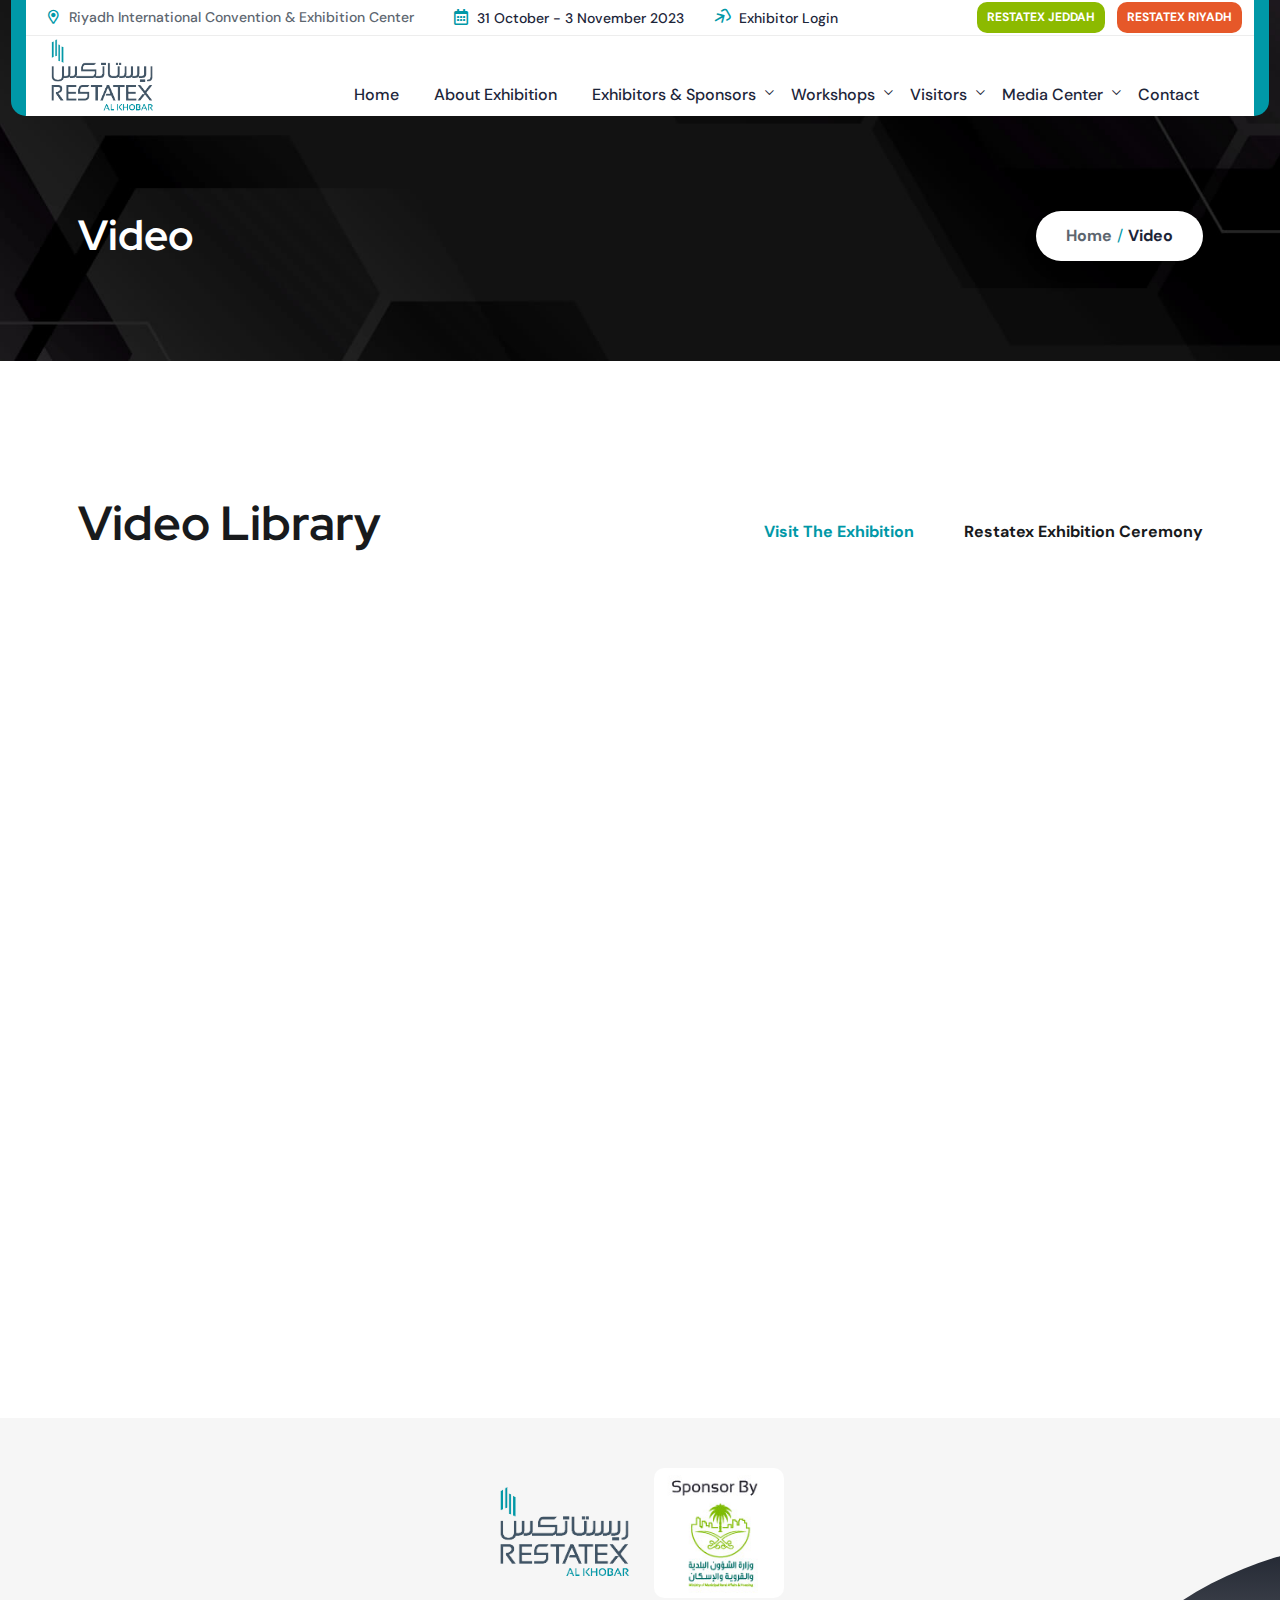
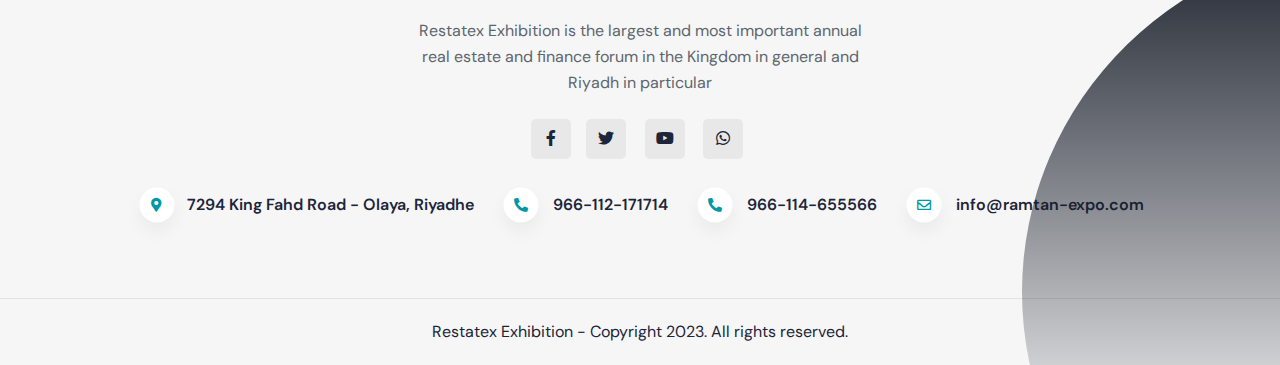
<file: video.html>
﻿<!DOCTYPE html>
<html lang="en">


<head>
    <meta charset="UTF-8">
    <meta http-equiv="X-UA-Compatible" content="IE=edge">
    <meta name="viewport" content="width=device-width, initial-scale=1.0">

    <title>Restatex Riyadh Exhibition 2023</title>
    <link rel="shortcut icon" type="image/x-icon" href="assets/images/fav.png">
    <link rel="stylesheet" href="assets/css/plugins/swiper.min.css">
    <link rel="stylesheet" href="assets/css/plugins/fontawesome-5.css">
    <link rel="stylesheet" href="assets/css/plugins/animate.min.css">
    <link rel="stylesheet" href="assets/css/plugins/unicons.css">
    <link rel="stylesheet" href="assets/css/jquery.animatedheadline.css">
    <link rel="stylesheet" href="assets/css/vendor/bootstrap.min.css">
    <link rel="stylesheet" href="assets/css/select2.min.css">
    <link rel="stylesheet" href="assets/css/intlTelInput.css">
    <link rel="stylesheet" href="assets/css/style.css">
</head>

<body class="home-yellow">


    <header class="header-three header--sticky">
        <div class="container container-menu">
            <div class="row header-top-three">
                <div class="col-lg-4">
                    <p class="top-left"><i class="far fa-map-marker-alt"></i>
                        Riyadh International Convention & Exhibition Center
                    </p>
                </div>
                <div class="col-lg-4 right-h-three">
                    <div class="header-top-right">
                        <div class="single-right email">
                            <i class="far fa-calendar-alt"></i>
                            <a href="#">31 October - 3 November 2023</a>
                        </div>
                        <div class="single-right call">
                            <i class="far fa-sign-in"></i>

                            <a href="#">Exhibitor Login</a>
                        </div>
                    </div>
                </div>

                <div class="col-xl-4 col-lg-4 ">
                    <div class="right d-flex align-items-end justify-content-end">
                        <a href="#" class="rts-btn link-site jeddah-btn">Restatex Jeddah</a>
                        <a href="#" class="rts-btn link-site riyadh-btn">Restatex Riyadh</a>
                       
                    </div>
                </div>
            </div>
            <div class="row main-header main-header-three">
                <div class="col-lg-3 col-md-3 col-sm-5 col-5">
                    <a href="#" class="thumbnail-logo">
                        <img src="assets/images/logo-kh.png" alt="Logo">
                    </a>
                </div>
                <div class="col-lg-9 d-none d-xl-block">
                    <div class="text-center d-flex justify-content-center">
                        <nav class="nav-main mainmenu-nav d-none d-xl-block">
                            <ul class="mainmenu">
                                <li>
                                    <a class="nav-item" href="index.html">Home</a>
                                </li>

                                <li>
                                    <a class="nav-item" href="index.html#secAbout">About Exhibition</a>
                                </li>

                                <li class="has-droupdown">
                                    <a class="nav-link" href="#">Exhibitors & Sponsors</a>
                                    <ul class="submenu">
                                        <li><a href="sponsorship.html">Why Restatex?</a></li>
                                        <li><a href="sponsorship.html">Sponsorship opportunities</a></li>
                                        <li><a href="sponsorship.html">Participation in the exhibition</a></li>
                                        <li><a href="index.html#partners">Partners</a></li>
                                    </ul>
                                </li>

                                <li class="has-droupdown">
                                    <a class="nav-link" href="#">workshops</a>
                                    <ul class="submenu">
                                        <li><a href="keytopics.html">Key topics</a></li>
                                        <li><a href="agenda.html">agenda</a></li>
                                        <li><a href="speakers.html">speakers</a></li>
                                        <li><a href="registration.html">Register at the workshop</a></li>

                                    </ul>
                                </li>

                                <li class="has-droupdown">
                                    <a class="nav-link" href="#">visitors</a>
                                    <ul class="submenu">
                                        <li><a href="webpage.html">Why visit</a></li>
                                        <li><a href="faq.html">FAQ</a></li>
                                        <li><a href="registration.html">Attendees Registration</a></li>

                                    </ul>
                                </li>


                                <li class="has-droupdown">
                                    <a class="nav-link" href="#">Media Center</a>
                                    <ul class="submenu">
                                        <li><a href="index.html#media">Reports</a></li>
                                        <li><a href="photo.html">Photo Gallery</a></li>
                                        <li><a href="video.html">Videos</a></li>

                                    </ul>
                                </li>

                                <li><a class="nav-item" href="contactus.html">Contact</a></li>
                            </ul>
                        </nav>
                    </div>
                </div>
                <div class="col-xl-1 col-lg-1 col-md-8 col-sm-7 col-7 d-block d-xl-none">
                    <div class="right justify-content-end">
                        <button id="menu-btn" class="menu rts-btn btn-primary-3-menu ml--20 d-block d-xl-none">
                            <img class="menu-dark" src="assets/images/icon/menu.png" alt="Menu-icon">
                            <img class="menu-light" src="assets/images/icon/menu-light.png" alt="Menu-icon">
                        </button>
                    </div>
                </div>
            </div>
        </div>
    </header>
    <div id="side-bar" class="side-bar">
        <button class="close-icon-menu"><i class="far fa-times"></i></button>
        <!-- inner menu area desktop start -->
        <div class="rts-sidebar-menu-desktop">
            <a class="logo-1" href="#"><img class="logo" src="assets/images/logo-kh.png" alt="restatex_logo"></a>


            <div class="body-mobile d-block">
                <nav class="nav-main mainmenu-nav">
                    <ul class="mainmenu">
                        <li>
                            <a class="nav-item" href="index.html">Home</a>
                        </li>

                        <li>
                            <a class="nav-item" href="index.html#secAbout">About Exhibition</a>
                        </li>

                        <li class="has-droupdown">
                            <a class="nav-link" href="#">Exhibitors & Sponsors</a>
                            <ul class="submenu">
                                <li><a href="sponsorship.html">Why Restatex?</a></li>
                                <li><a href="sponsorship.html">Sponsorship opportunities</a></li>
                                <li><a href="sponsorship.html">Participation in the exhibition</a></li>
                                <li><a href="index.html#partners">Partners</a></li>
                            </ul>
                        </li>

                        <li class="has-droupdown">
                            <a class="nav-link" href="#">workshops</a>
                            <ul class="submenu">
                                <li><a href="keytopics.html">Key topics</a></li>
                                <li><a href="agenda.html">agenda</a></li>
                                <li><a href="speakers.html">speakers</a></li>
                                <li><a href="registration.html">Register at the workshop</a></li>

                            </ul>
                        </li>

                        <li class="has-droupdown">
                            <a class="nav-link" href="#">visitors</a>
                            <ul class="submenu">
                                <li><a href="webpage.html">Why visit</a></li>
                                <li><a href="faq.html">FAQ</a></li>
                                <li><a href="registration.html">Attendees Registration</a></li>

                            </ul>
                        </li>


                        <li class="has-droupdown">
                            <a class="nav-link" href="#">Media Center</a>
                            <ul class="submenu">
                                <li><a href="index.html#media">Reports</a></li>
                                <li><a href="photo.html">Photo Gallery</a></li>
                                <li><a href="video.html">Videos</a></li>

                            </ul>
                        </li>

                        <li><a class="nav-item" href="contactus.html">Contact</a></li>
                    </ul>


                </nav>
                <div class="social-wrapper-two menu mobile-menu">
                    <a href="#"><i class="fab fa-facebook-f"></i></a>
                    <a href="#"><i class="fab fa-twitter"></i></a>
                    <a href="#"><i class="fab fa-youtube"></i></a>
                    <a href="#"><i class="fab fa-whatsapp"></i></a>
                    <!-- <a href="#"><i class="fab fa-linkedin"></i></a> -->
                </div>
                <a href="#" class="rts-btn btn-primary ml--20 ml_sm--5 header-one-btn quote-btnmenu">Get Quote</a>
            </div>
        </div>
        <!-- inner menu area desktop End -->
    </div>
    <div id="anywhere-home"></div>

    <!-- ENd Header Area -->

    <!-- start breadcrumb area -->
    <div class="rts-breadcrumb-area breadcrumb-bg bg_image"
        style="background-image: url(assets/images/breadcrumb.jpg);">
        <div class="container">
            <div class="row align-items-center">
                <div class="col-xl-6 col-lg-6 col-md-6 col-sm-12 col-12 breadcrumb-1">
                    <h1 class="title">Video</h1>
                </div>
                <div class="col-xl-6 col-lg-6 col-md-6 col-sm-12 col-12">
                    <div class="bread-tag">
                        <a href="index.html">Home</a>
                        <span> / </span>
                        <a href="#" class="active">Video</a>
                    </div>
                </div>
            </div>
        </div>
    </div>
    <!-- end breadcrumb area -->


    <!-- rts portfolio area start -->
    <div class="rts-portfolio-area rts-section-gap">
        <div class="container">
            <div class="row">
                <div class="col-lg-12">
                    <div class="title-area-with-btn-home-6 portfolio-area">
                        <div class="title-area-style-six text-start">

                            <h2 class="title">
                                Video Library 
                                
                            </h2>
                        </div>
                        <div class="tab-buttons-portfolio">
                            <ul class="nav nav-tabs" id="myTab" role="tablist">
                                <li class="nav-item" role="presentation">
                                    <button class="nav-link active" id="tab-one-tab" data-bs-toggle="tab"
                                        data-bs-target="#tab-one" type="button" role="tab" aria-controls="tab-one"
                                        aria-selected="true">Visit The Exhibition</button>
                                </li>

                                <li class="nav-item" role="presentation">
                                    <button class="nav-link" id="tab-two-tab" data-bs-toggle="tab"
                                        data-bs-target="#tab-two" type="button" role="tab" aria-controls="tab-two"
                                        aria-selected="false"> Restatex Exhibition Ceremony </button>
                                </li>
                           
                            </ul>
                        </div>

                    </div>
                </div>
            </div>
            <div class="row mt--70">
                <div class="col-lg-12">
                    <div class="tab-content" id="myTabContent">
                        <div class="tab-pane fade show active" id="tab-one" role="tabpanel" aria-labelledby="tab-one-tab">
                            <div class="row g-5">
                                <div class="col-lg-6">
                                    <!-- single case study -->
                                    <div class="rts-cse-study-3-wrapper video-box">
                                        <div class="thumbnail">
                                            <iframe width="560" height="315" src="https://www.youtube.com/embed/MaFfpGCg3RM" title="YouTube video player" frameborder="0" allow="accelerometer; autoplay; clipboard-write; encrypted-media; gyroscope; picture-in-picture; web-share" allowfullscreen></iframe>
                                        </div>
                                    </div>
                                </div>
                                <div class="col-lg-6">
                                    <!-- single case study -->
                                    <div class="rts-cse-study-3-wrapper video-box">
                                        <div class="thumbnail">
                                            <iframe width="560" height="315" src="https://www.youtube.com/embed/MaFfpGCg3RM" title="YouTube video player" frameborder="0" allow="accelerometer; autoplay; clipboard-write; encrypted-media; gyroscope; picture-in-picture; web-share" allowfullscreen></iframe>
                                        </div>
                                    </div>
                                </div>
                                <div class="col-lg-6">
                                    <!-- single case study -->
                                    <div class="rts-cse-study-3-wrapper video-box">
                                        <div class="thumbnail">
                                            <iframe width="560" height="315" src="https://www.youtube.com/embed/MaFfpGCg3RM" title="YouTube video player" frameborder="0" allow="accelerometer; autoplay; clipboard-write; encrypted-media; gyroscope; picture-in-picture; web-share" allowfullscreen></iframe>
                                        </div>
                                    </div>
                                </div>
                                <div class="col-lg-6">
                                    <!-- single case study -->
                                    <div class="rts-cse-study-3-wrapper video-box">
                                        <div class="thumbnail">
                                            <iframe width="560" height="315" src="https://www.youtube.com/embed/MaFfpGCg3RM" title="YouTube video player" frameborder="0" allow="accelerometer; autoplay; clipboard-write; encrypted-media; gyroscope; picture-in-picture; web-share" allowfullscreen></iframe>
                                        </div>
                                    </div>
                                </div>
                            </div>
                        </div>
                        <div class="tab-pane fade" id="tab-two" role="tabpanel" aria-labelledby="tab-two-tab">
                            <div class="row g-5">
                                <div class="col-lg-6">
                                    <!-- single case study -->
                                    <div class="rts-cse-study-3-wrapper video-box">
                                        <div class="thumbnail">
                                            <iframe width="560" height="315" src="https://www.youtube.com/embed/MaFfpGCg3RM" title="YouTube video player" frameborder="0" allow="accelerometer; autoplay; clipboard-write; encrypted-media; gyroscope; picture-in-picture; web-share" allowfullscreen></iframe>
                                        </div>
                                    </div>
                                </div>
                                <div class="col-lg-6">
                                    <!-- single case study -->
                                    <div class="rts-cse-study-3-wrapper video-box">
                                        <div class="thumbnail">
                                            <iframe width="560" height="315" src="https://www.youtube.com/embed/MaFfpGCg3RM" title="YouTube video player" frameborder="0" allow="accelerometer; autoplay; clipboard-write; encrypted-media; gyroscope; picture-in-picture; web-share" allowfullscreen></iframe>
                                        </div>
                                    </div>
                                </div>
                                <div class="col-lg-6">
                                    <!-- single case study -->
                                    <div class="rts-cse-study-3-wrapper video-box">
                                        <div class="thumbnail">
                                            <iframe width="560" height="315" src="https://www.youtube.com/embed/MaFfpGCg3RM" title="YouTube video player" frameborder="0" allow="accelerometer; autoplay; clipboard-write; encrypted-media; gyroscope; picture-in-picture; web-share" allowfullscreen></iframe>
                                        </div>
                                    </div>
                                </div>
                                <div class="col-lg-6">
                                    <!-- single case study -->
                                    <div class="rts-cse-study-3-wrapper video-box">
                                        <div class="thumbnail">
                                            <iframe width="560" height="315" src="https://www.youtube.com/embed/MaFfpGCg3RM" title="YouTube video player" frameborder="0" allow="accelerometer; autoplay; clipboard-write; encrypted-media; gyroscope; picture-in-picture; web-share" allowfullscreen></iframe>
                                        </div>
                                    </div>
                                </div>
                            </div>
                        </div>
                    </div>
                </div>
            </div>
        </div>
    </div>
    <div class="rts-footer-area footer-three pt--50 footer-bg-2 bg-footer-site">
        <div class="container pb--50 pb_sm--40">
            <div class="row g-5">
                <div class="col-xl-12 col-lg-12">
                    <div class="footer-three-single-wized left">
                        <div class="content-logo-footer">
                            <a href="#" class="logo_footer">
                                <img src="assets/images/log-footer.png" alt="Logo-image">
                            </a>
                            <a href="#" class="logo_footer-lic">
                                <img src="assets/images/logo-foot.png" alt="Logo-image">
                            </a>

                        </div>



                        <p class="disc">
                            Restatex Exhibition is the largest and most important annual real estate and finance forum
                            in the Kingdom in general and Riyadh in particular
                        </p>
                        <ul class="social-three-wrapper">
                            <li><a href="#"><i class="fab fa-facebook-f"></i></a></li>
                            <li><a href="#"><i class="fab fa-twitter"></i></a></li>
                            <li><a href="#"><i class="fab fa-youtube"></i></a></li>
                            <li><a href="#"><i class="fab fa-whatsapp"></i></a></li>

                        </ul>
                    </div>


                    <div class="footer-three-single-wized mid-left">

                        <div class="body">
                            <div class="info-wrapper">
                                <div class="single">
                                    <ul class="icon">
                                        <li><i class="fas fa-map-marker-alt"></i></li>
                                    </ul>
                                    <div class="info">

                                        <a href="#">7294 King Fahd Road - Olaya, Riyadhe</a>
                                    </div>
                                </div>

                                <div class="single">
                                    <ul class="icon">
                                        <li><i class="fas fa-phone-alt"></i></li>
                                    </ul>
                                    <div class="info">

                                        <a href="#">966-112-171714</a>
                                    </div>
                                </div>
                                <div class="single">
                                    <ul class="icon">
                                        <li><i class="fas fa-phone-alt"></i></li>
                                    </ul>
                                    <div class="info">

                                        <a href="#">966-114-655566</a>
                                    </div>
                                </div>
                                <div class="single">
                                    <ul class="icon">
                                        <li><i class="far fa-envelope"></i></li>
                                    </ul>
                                    <div class="info">

                                        <a href="#">info@ramtan-expo.com</a>
                                    </div>
                                </div>

                            </div>
                        </div>
                    </div>



                </div>


            </div>


        </div>
        <div class="copyright-area ptb--20">
            <div class="container">
                <div class="row">
                    <div class="col-12">
                        <p class="disc text-center">
                            Restatex Exhibition - Copyright 2023. All rights reserved.
                        </p>
                    </div>
                </div>
            </div>
        </div>
    </div>
    <!-- rts footer three area end -->


    <!-- start loader -->
    <div class="loader-wrapper">
        <div class="loader">
        </div>
        <div class="loader-section section-left"></div>
        <div class="loader-section section-right"></div>
    </div>
    <!-- End loader -->

    <!-- progress Back to top -->
    <div class="progress-wrap">
        <svg class="progress-circle svg-content" width="100%" height="100%" viewBox="-1 -1 102 102">
            <path d="M50,1 a49,49 0 0,1 0,98 a49,49 0 0,1 0,-98" />
        </svg>
    </div>
    <!-- progress Back to top End -->

    <!-- scripts start form hear -->
    <script src="assets/js/vendor/jquery.min.js"></script>
    <script src="assets/js/vendor/jqueryui.js"></script>
    <script src="assets/js/vendor/waypoint.js"></script>
    <script src="assets/js/plugins/swiper.js"></script>
    <script src="assets/js/plugins/counterup.js"></script>
    <script src="assets/js/plugins/sal.min.js"></script>
    <script src="assets/js/vendor/bootstrap.min.js"></script>
    <script src="assets/js/plugins/fslightbox.js"></script>
    <script src="assets/js/select2.min.js"></script>
    <script src="assets/js/intlTelInput.js"></script>
    <script src="assets/js/jquery.animatedheadline.min.js"></script>
    <!-- main Js -->
    <script src="assets/js/main.js"></script>
    <!-- scripts end form hear -->


    <script>

        window.onload = function () {
            // Month,Day,Year,Hour,Minute,Second
            upTime('jan,30,2017,08:00:00'); // ****** Change this line!
        }
        function upTime(countTo) {
            now = new Date();
            countTo = new Date(countTo);
            difference = (now - countTo);

            days = Math.floor(difference / (60 * 60 * 1000 * 24) * 1);
            hours = Math.floor((difference % (60 * 60 * 1000 * 24)) / (60 * 60 * 1000) * 1);
            mins = Math.floor(((difference % (60 * 60 * 1000 * 24)) % (60 * 60 * 1000)) / (60 * 1000) * 1);
            secs = Math.floor((((difference % (60 * 60 * 1000 * 24)) % (60 * 60 * 1000)) % (60 * 1000)) / 1000 * 1);

            document.getElementById('days').firstChild.nodeValue = days;
            document.getElementById('hours').firstChild.nodeValue = hours;
            document.getElementById('minutes').firstChild.nodeValue = mins;
            document.getElementById('seconds').firstChild.nodeValue = secs;

            clearTimeout(upTime.to);
            upTime.to = setTimeout(function () { upTime(countTo); }, 1000);
        }
    </script>

<script>
    $(function() {
        $('.animate-type').animatedHeadline({
            animationType: 'clip'
            
        });
    })
</script>

<script>
    $("select").select2({
        // placeholder: "Select",
        allowClear: false
    });

    
      // International telephone format
        // $("#phone").intlTelInput();
        // get the country data from the plugin
        var countryData = window.intlTelInputGlobals.getCountryData(),
            input = document.querySelector("[type= tel]"),
            addressDropdown = document.querySelector("#address-country");

        // init plugin
        var iti = window.intlTelInput(input, {
            hiddenInput: "full_phone",
            //utilsScript: "https://intl-tel-input.com/node_modules/intl-tel-input/build/js/utils.js?1549804213570" // just for formatting/placeholders etc
        });
</script>
</body>


</html>
</file>
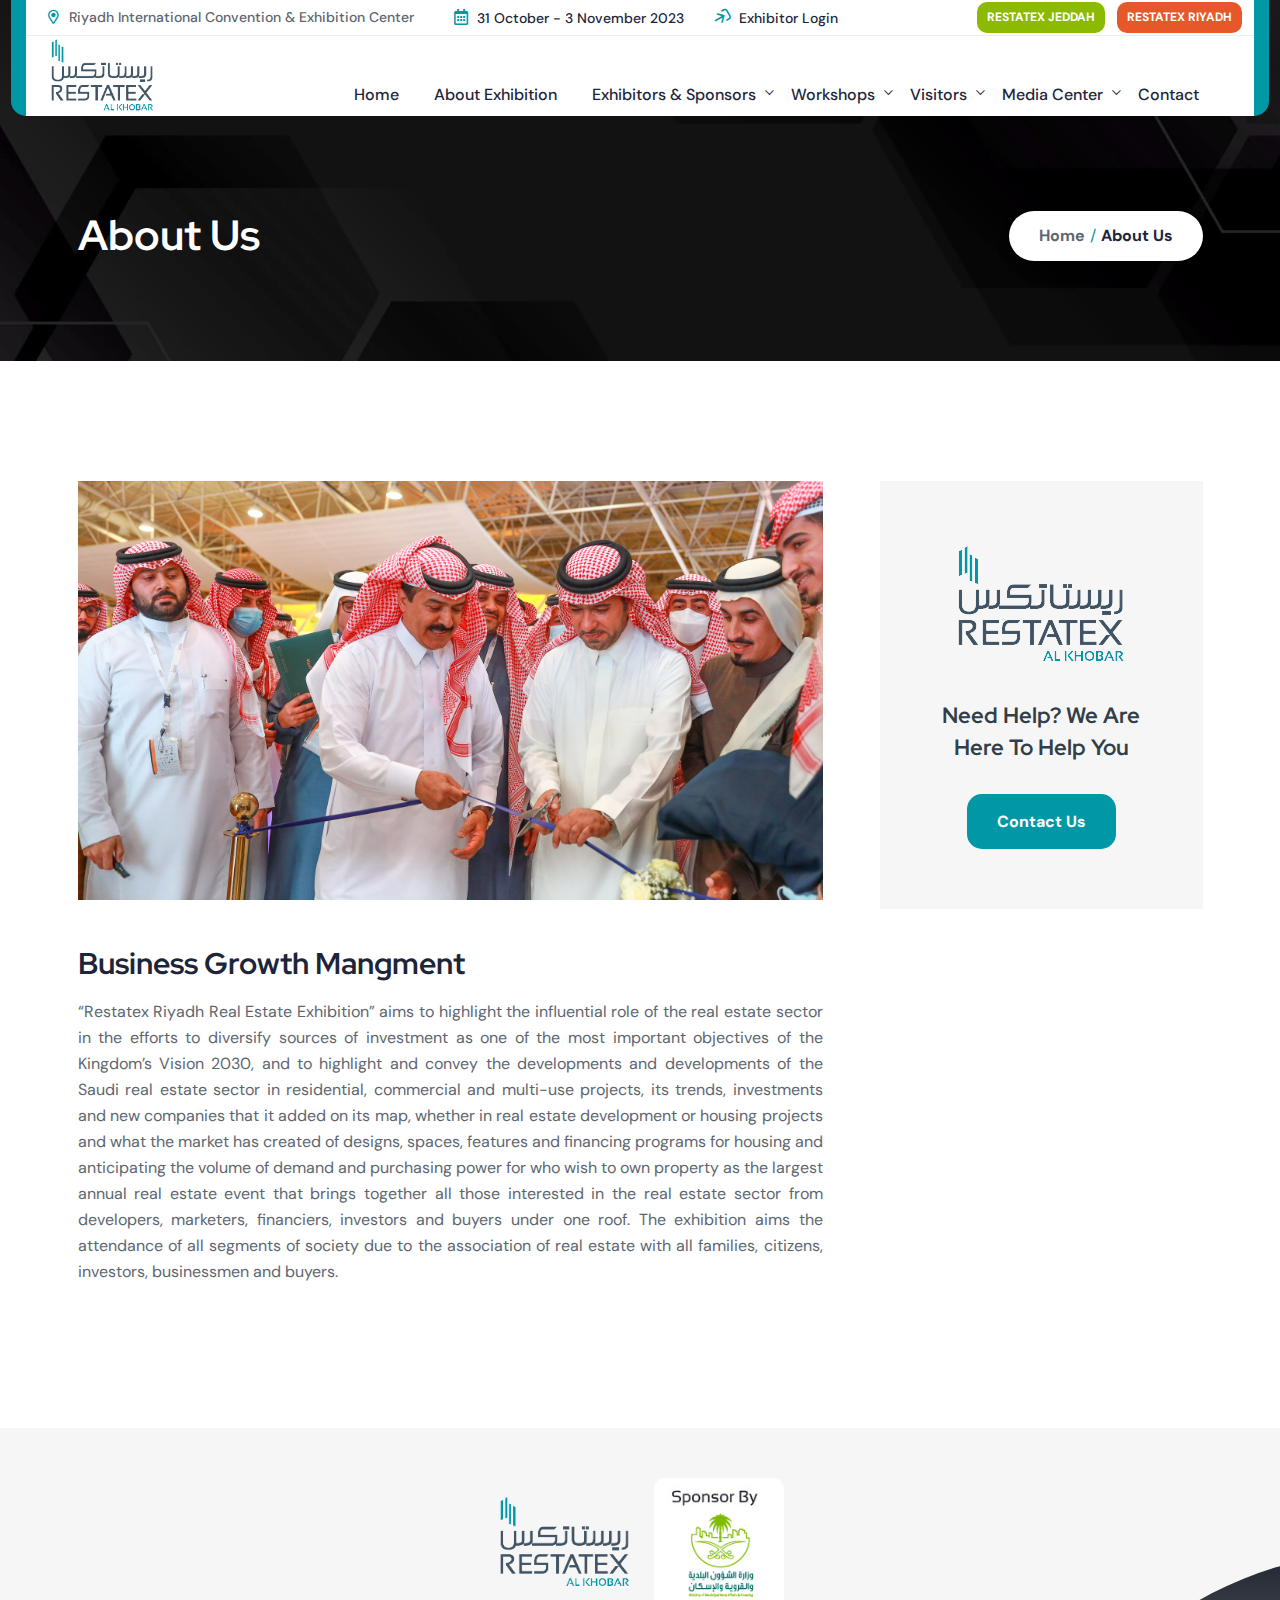
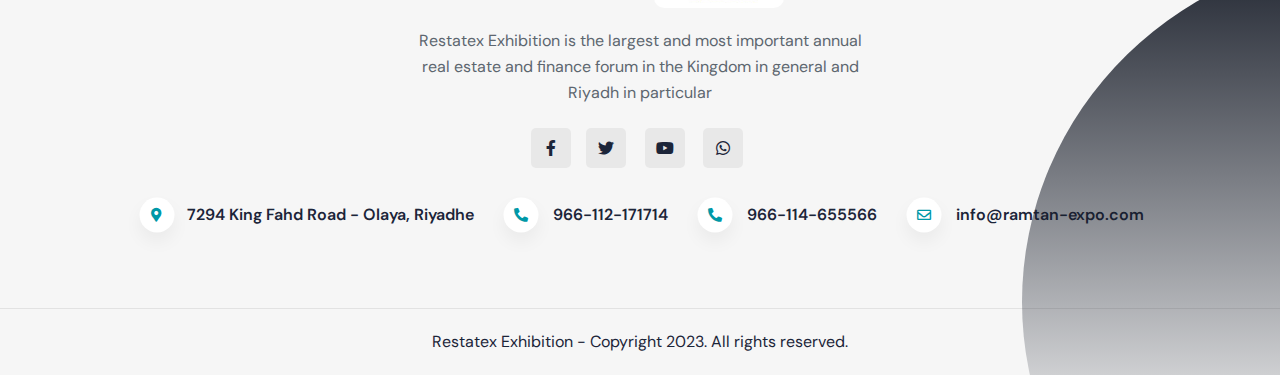
<file: webpage.html>
<!DOCTYPE html>
<html lang="en">


<head>
    <meta charset="UTF-8">
    <meta http-equiv="X-UA-Compatible" content="IE=edge">
    <meta name="viewport" content="width=device-width, initial-scale=1.0">
    <title>Restatex Riyadh Exhibition 2023</title>
    <link rel="shortcut icon" type="image/x-icon" href="assets/images/fav.png">
    <link rel="stylesheet" href="assets/css/plugins/swiper.min.css">
    <link rel="stylesheet" href="assets/css/plugins/fontawesome-5.css">
    <link rel="stylesheet" href="assets/css/plugins/animate.min.css">
    <link rel="stylesheet" href="assets/css/plugins/unicons.css">
    <link rel="stylesheet" href="assets/css/jquery.animatedheadline.css">
    <link rel="stylesheet" href="assets/css/vendor/bootstrap.min.css">
    <link rel="stylesheet" href="assets/css/select2.min.css">
    <link rel="stylesheet" href="assets/css/intlTelInput.css">
    <link rel="stylesheet" href="assets/css/style.css">
</head>

<body class="home-yellow">

    <header class="header-three header--sticky">
        <div class="container container-menu">
            <div class="row header-top-three">
                <div class="col-lg-4">
                    <p class="top-left"><i class="far fa-map-marker-alt"></i>
                        Riyadh International Convention & Exhibition Center
                    </p>
                </div>
                <div class="col-lg-4 right-h-three">
                    <div class="header-top-right">
                        <div class="single-right email">
                            <i class="far fa-calendar-alt"></i>
                            <a href="#">31 October - 3 November 2023</a>
                        </div>
                        <div class="single-right call">
                            <i class="far fa-sign-in"></i>

                            <a href="#">Exhibitor Login</a>
                        </div>
                    </div>
                </div>

                <div class="col-xl-4 col-lg-4 ">
                    <div class="right d-flex align-items-end justify-content-end">
                        <a href="#" class="rts-btn link-site jeddah-btn">Restatex Jeddah</a>
                        <a href="#" class="rts-btn link-site riyadh-btn">Restatex Riyadh</a>
                       
                    </div>
                </div>
            </div>
            <div class="row main-header main-header-three">
                <div class="col-lg-3 col-md-3 col-sm-5 col-5">
                    <a href="#" class="thumbnail-logo">
                        <img src="assets/images/logo-kh.png" alt="Logo">
                    </a>
                </div>
                <div class="col-lg-9 d-none d-xl-block">
                    <div class="text-center d-flex justify-content-center">
                        <nav class="nav-main mainmenu-nav d-none d-xl-block">
                            <ul class="mainmenu">
                                <li>
                                    <a class="nav-item" href="index.html">Home</a>
                                </li>

                                <li>
                                    <a class="nav-item" href="index.html#secAbout">About Exhibition</a>
                                </li>

                                <li class="has-droupdown">
                                    <a class="nav-link" href="#">Exhibitors & Sponsors</a>
                                    <ul class="submenu">
                                        <li><a href="sponsorship.html">Why Restatex?</a></li>
                                        <li><a href="sponsorship.html">Sponsorship opportunities</a></li>
                                        <li><a href="sponsorship.html">Participation in the exhibition</a></li>
                                        <li><a href="index.html#partners">Partners</a></li>
                                    </ul>
                                </li>

                                <li class="has-droupdown">
                                    <a class="nav-link" href="#">workshops</a>
                                    <ul class="submenu">
                                        <li><a href="keytopics.html">Key topics</a></li>
                                        <li><a href="agenda.html">agenda</a></li>
                                        <li><a href="speakers.html">speakers</a></li>
                                        <li><a href="registration.html">Register at the workshop</a></li>

                                    </ul>
                                </li>

                                <li class="has-droupdown">
                                    <a class="nav-link" href="#">visitors</a>
                                    <ul class="submenu">
                                        <li><a href="webpage.html">Why visit</a></li>
                                        <li><a href="faq.html">FAQ</a></li>
                                        <li><a href="registration.html">Attendees Registration</a></li>

                                    </ul>
                                </li>


                                <li class="has-droupdown">
                                    <a class="nav-link" href="#">Media Center</a>
                                    <ul class="submenu">
                                        <li><a href="index.html#media">Reports</a></li>
                                        <li><a href="photo.html">Photo Gallery</a></li>
                                        <li><a href="video.html">Videos</a></li>

                                    </ul>
                                </li>

                                <li><a class="nav-item" href="contactus.html">Contact</a></li>
                            </ul>
                        </nav>
                    </div>
                </div>
                <div class="col-xl-1 col-lg-1 col-md-8 col-sm-7 col-7 d-block d-xl-none">
                    <div class="right justify-content-end">
                        <button id="menu-btn" class="menu rts-btn btn-primary-3-menu ml--20 d-block d-xl-none">
                            <img class="menu-dark" src="assets/images/icon/menu.png" alt="Menu-icon">
                            <img class="menu-light" src="assets/images/icon/menu-light.png" alt="Menu-icon">
                        </button>
                    </div>
                </div>
            </div>
        </div>
    </header>
    <div id="side-bar" class="side-bar">
        <button class="close-icon-menu"><i class="far fa-times"></i></button>
        <!-- inner menu area desktop start -->
        <div class="rts-sidebar-menu-desktop">
            <a class="logo-1" href="#"><img class="logo" src="assets/images/logo-kh.png" alt="restatex_logo"></a>


            <div class="body-mobile d-block">
                <nav class="nav-main mainmenu-nav">
                    <ul class="mainmenu">
                        <li>
                            <a class="nav-item" href="index.html">Home</a>
                        </li>

                        <li>
                            <a class="nav-item" href="index.html#secAbout">About Exhibition</a>
                        </li>

                        <li class="has-droupdown">
                            <a class="nav-link" href="#">Exhibitors & Sponsors</a>
                            <ul class="submenu">
                                <li><a href="sponsorship.html">Why Restatex?</a></li>
                                <li><a href="sponsorship.html">Sponsorship opportunities</a></li>
                                <li><a href="sponsorship.html">Participation in the exhibition</a></li>
                                <li><a href="index.html#partners">Partners</a></li>
                            </ul>
                        </li>

                        <li class="has-droupdown">
                            <a class="nav-link" href="#">workshops</a>
                            <ul class="submenu">
                                <li><a href="keytopics.html">Key topics</a></li>
                                <li><a href="agenda.html">agenda</a></li>
                                <li><a href="speakers.html">speakers</a></li>
                                <li><a href="registration.html">Register at the workshop</a></li>

                            </ul>
                        </li>

                        <li class="has-droupdown">
                            <a class="nav-link" href="#">visitors</a>
                            <ul class="submenu">
                                <li><a href="webpage.html">Why visit</a></li>
                                <li><a href="faq.html">FAQ</a></li>
                                <li><a href="registration.html">Attendees Registration</a></li>

                            </ul>
                        </li>


                        <li class="has-droupdown">
                            <a class="nav-link" href="#">Media Center</a>
                            <ul class="submenu">
                                <li><a href="index.html#media">Reports</a></li>
                                <li><a href="photo.html">Photo Gallery</a></li>
                                <li><a href="video.html">Videos</a></li>

                            </ul>
                        </li>

                        <li><a class="nav-item" href="contactus.html">Contact</a></li>
                    </ul>


                </nav>
                <div class="social-wrapper-two menu mobile-menu">
                    <a href="#"><i class="fab fa-facebook-f"></i></a>
                    <a href="#"><i class="fab fa-twitter"></i></a>
                    <a href="#"><i class="fab fa-youtube"></i></a>
                    <a href="#"><i class="fab fa-whatsapp"></i></a>
                    <!-- <a href="#"><i class="fab fa-linkedin"></i></a> -->
                </div>
                <a href="#" class="rts-btn btn-primary ml--20 ml_sm--5 header-one-btn quote-btnmenu">Get Quote</a>
            </div>
        </div>
        <!-- inner menu area desktop End -->
    </div>
    <div id="anywhere-home"></div>

    <!-- ENd Header Area -->

    <!-- start breadcrumb area -->
    <div class="rts-breadcrumb-area breadcrumb-bg bg_image" style="background-image: url(assets/images/breadcrumb.jpg);">
        <div class="container">
            <div class="row align-items-center">
                <div class="col-xl-6 col-lg-6 col-md-6 col-sm-12 col-12 breadcrumb-1">
                    <h1 class="title">About Us</h1>
                </div>
                <div class="col-xl-6 col-lg-6 col-md-6 col-sm-12 col-12">
                    <div class="bread-tag">
                        <a href="index.html">Home</a>
                        <span> / </span>
                        <a href="#" class="active">About Us</a>
                    </div>
                </div>
            </div>
        </div>
    </div>
    <!-- end breadcrumb area -->

    <!-- start about  area -->
    <div class="rts-service-details-area rts-section-gap">
        <div class="container">
            <div class="row">
                <div class="col-xl-8 col-md-12 col-sm-12 col-12">
                    <!-- service details left area start -->
                    <div class="service-detials-step-1">
                        <div class="thumbnail">
                            <img src="assets/images/s1.jpg" alt="business-area">
                        </div>
                        <h4 class="title">Business Growth Mangment</h4>
                        <p class="disc">
                            “Restatex Riyadh Real Estate Exhibition” aims to highlight the influential role of the real estate sector in the efforts to diversify sources of investment as one of the most important objectives of the Kingdom’s Vision 2030, and to highlight and convey the developments and developments of the Saudi real estate sector in residential, commercial and multi-use projects, its trends, investments and new companies that it added on its map, whether in real estate development or housing projects and what the market has created of designs, spaces, features and financing programs for housing and anticipating the volume of demand and purchasing power for who wish to own property as the largest annual real estate event that brings together all those interested in the real estate sector from developers, marketers, financiers, investors and buyers under one roof. The exhibition aims the attendance of all segments of society due to the association of real estate with all families, citizens, investors, businessmen and buyers.
                        </p>
                    </div>
             
                </div>
                <!--rts blog wizered area -->
                <div class="col-xl-4 col-md-12 col-sm-12 col-12 mt_lg--60 pl--50 pl_md--0 pl-lg-controler pl_sm--0">
                
                    <!-- single wizered End -->
                    <!-- single wizered start -->
                    <div class="rts-single-wized contact service">
                        <div class="wized-header">
                            <a href="#"><img src="assets/images/logo-kh.png" alt="Business_logo"></a>
                        </div>
                        <div class="wized-body">
                            <h5 class="title">Need Help? We Are Here
                                To Help You</h5>
                            <a class="rts-btn btn-primary-3" href="#">Contact Us</a>
                        </div>
                    </div>
                    <!-- single wizered End -->
                </div>
                <!-- rts- blog wizered end area -->
            </div>
        </div>
    </div>
    <!-- End about area -->
   


    <!-- rts footer three area start -->
    <div class="rts-footer-area footer-three pt--50 footer-bg-2 bg-footer-site">
        <div class="container pb--50 pb_sm--40">
            <div class="row g-5">
                <div class="col-xl-12 col-lg-12">
                    <div class="footer-three-single-wized left">
                        <div class="content-logo-footer">
                            <a href="#" class="logo_footer">
                                <img src="assets/images/log-footer.png" alt="Logo-image">
                            </a>
                            <a href="#" class="logo_footer-lic">
                                <img src="assets/images/logo-foot.png" alt="Logo-image">
                            </a>

                        </div>
                 


                        <p class="disc">
                            Restatex Exhibition is the largest and most important annual real estate and finance forum in the Kingdom in general and Riyadh in particular
                        </p>
                        <ul class="social-three-wrapper">
                            <li><a href="#"><i class="fab fa-facebook-f"></i></a></li>
                            <li><a href="#"><i class="fab fa-twitter"></i></a></li>
                            <li><a href="#"><i class="fab fa-youtube"></i></a></li>
                            <li><a href="#"><i class="fab fa-whatsapp"></i></a></li>
                     
                        </ul>
                    </div>


                    <div class="footer-three-single-wized mid-left">
                       
                        <div class="body">
                            <div class="info-wrapper">
                                <div class="single">
                                    <ul class="icon">
                                        <li><i class="fas fa-map-marker-alt"></i></li>
                                    </ul>
                                    <div class="info">
                                      
                                        <a href="#">7294 King Fahd Road - Olaya, Riyadhe</a>
                                    </div>
                                </div>

                                <div class="single">
                                    <ul class="icon">
                                        <li><i class="fas fa-phone-alt"></i></li>
                                    </ul>
                                    <div class="info">
                                      
                                        <a href="#">966-112-171714</a>
                                    </div>
                                </div>
                                <div class="single">
                                    <ul class="icon">
                                        <li><i class="fas fa-phone-alt"></i></li>
                                    </ul>
                                    <div class="info">
                                      
                                        <a href="#">966-114-655566</a>
                                    </div>
                                </div>
                                <div class="single">
                                    <ul class="icon">
                                        <li><i class="far fa-envelope"></i></li>
                                    </ul>
                                    <div class="info">
                                      
                                        <a href="#">info@ramtan-expo.com</a>
                                    </div>
                                </div>
                             
                            </div>
                        </div>
                    </div>



                </div>
              
                
            </div>
       
            
        </div>
        <div class="copyright-area ptb--20">
            <div class="container">
                <div class="row">
                    <div class="col-12">
                        <p class="disc text-center">
                            Restatex Exhibition - Copyright 2023. All rights reserved.
                        </p>
                    </div>
                </div>
            </div>
        </div>
    </div>
    <!-- rts footer three area end -->


    <!-- start loader -->
    <div class="loader-wrapper">
        <div class="loader">
        </div>
        <div class="loader-section section-left"></div>
        <div class="loader-section section-right"></div>
    </div>
    <!-- End loader -->

    <!-- progress Back to top -->
    <div class="progress-wrap">
        <svg class="progress-circle svg-content" width="100%" height="100%" viewBox="-1 -1 102 102">
            <path d="M50,1 a49,49 0 0,1 0,98 a49,49 0 0,1 0,-98" />
        </svg>
    </div>
    <!-- progress Back to top End -->


    <!-- scripts start form hear -->
    <script src="assets/js/vendor/jquery.min.js"></script>
    <script src="assets/js/vendor/jqueryui.js"></script>
    <script src="assets/js/vendor/waypoint.js"></script>
    <script src="assets/js/plugins/swiper.js"></script>
    <script src="assets/js/plugins/counterup.js"></script>
    <script src="assets/js/plugins/sal.min.js"></script>
    <script src="assets/js/vendor/bootstrap.min.js"></script>
    <script src="assets/js/plugins/fslightbox.js"></script>
    <script src="assets/js/select2.min.js"></script>
    <script src="assets/js/intlTelInput.js"></script>
    <script src="assets/js/jquery.animatedheadline.min.js"></script>
    <!-- main Js -->
    <script src="assets/js/main.js"></script>
    <!-- scripts end form hear -->


    <script>

        window.onload = function () {
            // Month,Day,Year,Hour,Minute,Second
            upTime('jan,30,2017,08:00:00'); // ****** Change this line!
        }
        function upTime(countTo) {
            now = new Date();
            countTo = new Date(countTo);
            difference = (now - countTo);

            days = Math.floor(difference / (60 * 60 * 1000 * 24) * 1);
            hours = Math.floor((difference % (60 * 60 * 1000 * 24)) / (60 * 60 * 1000) * 1);
            mins = Math.floor(((difference % (60 * 60 * 1000 * 24)) % (60 * 60 * 1000)) / (60 * 1000) * 1);
            secs = Math.floor((((difference % (60 * 60 * 1000 * 24)) % (60 * 60 * 1000)) % (60 * 1000)) / 1000 * 1);

            document.getElementById('days').firstChild.nodeValue = days;
            document.getElementById('hours').firstChild.nodeValue = hours;
            document.getElementById('minutes').firstChild.nodeValue = mins;
            document.getElementById('seconds').firstChild.nodeValue = secs;

            clearTimeout(upTime.to);
            upTime.to = setTimeout(function () { upTime(countTo); }, 1000);
        }
    </script>

<script>
    $(function() {
        $('.animate-type').animatedHeadline({
            animationType: 'clip'
            
        });
    })
</script>

<script>
    $("select").select2({
        // placeholder: "Select",
        allowClear: false
    });

    
      // International telephone format
        // $("#phone").intlTelInput();
        // get the country data from the plugin
        var countryData = window.intlTelInputGlobals.getCountryData(),
            input = document.querySelector("[type= tel]"),
            addressDropdown = document.querySelector("#address-country");

        // init plugin
        var iti = window.intlTelInput(input, {
            hiddenInput: "full_phone",
            //utilsScript: "https://intl-tel-input.com/node_modules/intl-tel-input/build/js/utils.js?1549804213570" // just for formatting/placeholders etc
        });
</script>
</body>


</html>
</file>
<file: assets/css/plugins/unicons.css>
@font-face {
    font-family: 'unicons';
    src: url('https://s3-us-west-2.amazonaws.com/s.cdpn.io/1462889/unicons.eot');
    src: url('https://s3-us-west-2.amazonaws.com/s.cdpn.io/1462889/unicons.eot') format('embedded-opentype'),
         url('https://s3-us-west-2.amazonaws.com/s.cdpn.io/1462889/unicons.woff2') format('woff2'),
         url('https://s3-us-west-2.amazonaws.com/s.cdpn.io/1462889/unicons.woff') format('woff'),
         url('https://s3-us-west-2.amazonaws.com/s.cdpn.io/1462889/unicons.ttf') format('truetype'),
         url('https://s3-us-west-2.amazonaws.com/s.cdpn.io/1462889/unicons.svg') format('svg');
    font-weight: normal;
    font-style: normal;
  }
  /* Chrome hack: SVG is rendered more smooth in Windozze. 100% magic, uncomment if you need it. */
  /* Note, that will break hinting! In other OS-es font will be not as sharp as it could be */
  /*
  @media screen and (-webkit-min-device-pixel-ratio:0) {
    @font-face {
      font-family: 'unicons';
      src: url('../font/unicons.svg?50911815#unicons') format('svg');
    }
  }
  */
   
   [class^="uil-"]:before, [class*=" uil-"]:before {
    font-family: "unicons";
    font-style: normal;
    font-weight: normal;
    speak: none;
   
    display: inline-block;
    text-decoration: inherit;
    text-align: center;
    /* opacity: .8; */
   
    /* For safety - reset parent styles, that can break glyph codes*/
    font-variant: normal;
    text-transform: none;
   
    /* fix buttons height, for twitter bootstrap */
    line-height: 1em;
   
    /* you can be more comfortable with increased icons size */
    /* font-size: 120%; */
   
    /* Font smoothing. That was taken from TWBS */
    -webkit-font-smoothing: antialiased;
    -moz-osx-font-smoothing: grayscale;
   
    /* Uncomment for 3D effect */
    /* text-shadow: 1px 1px 1px rgba(127, 127, 127, 0.3); */
  }
   
  .uil-0-plus:before { content: '\e800'; } /* 'î €' */
  .uil-10-plus:before { content: '\e801'; } /* 'î ' */
  .uil-12-plus:before { content: '\e802'; } /* 'î ‚' */
  .uil-13-plus:before { content: '\e803'; } /* 'î ƒ' */
  .uil-16-plus:before { content: '\e804'; } /* 'î „' */
  .uil-17-plus:before { content: '\e805'; } /* 'î …' */
  .uil-18-plus:before { content: '\e806'; } /* 'î †' */
  .uil-21-plus:before { content: '\e807'; } /* 'î ‡' */
  .uil-3-plus:before { content: '\e808'; } /* 'î ˆ' */
  .uil-500px:before { content: '\e809'; } /* 'î ‰' */
  .uil-6-plus:before { content: '\e80a'; } /* 'î Š' */
  .uil-abacus:before { content: '\e80b'; } /* 'î ‹' */
  .uil-accessible-icon-alt:before { content: '\e80c'; } /* 'î Œ' */
  .uil-adjust-alt:before { content: '\e80d'; } /* 'î ' */
  .uil-adjust-circle:before { content: '\e80e'; } /* 'î Ž' */
  .uil-adjust-half:before { content: '\e80f'; } /* 'î ' */
  .uil-adjust:before { content: '\e810'; } /* 'î ' */
  .uil-adobe:before { content: '\e811'; } /* 'î ‘' */
  .uil-airplay:before { content: '\e812'; } /* 'î ’' */
  .uil-align-alt:before { content: '\e813'; } /* 'î “' */
  .uil-align-center-alt:before { content: '\e814'; } /* 'î ”' */
  .uil-align-center-h:before { content: '\e815'; } /* 'î •' */
  .uil-align-center-justify:before { content: '\e816'; } /* 'î –' */
  .uil-align-center-v:before { content: '\e817'; } /* 'î —' */
  .uil-align-center:before { content: '\e818'; } /* 'î ˜' */
  .uil-align-justify:before { content: '\e819'; } /* 'î ™' */
  .uil-align-left-justify:before { content: '\e81a'; } /* 'î š' */
  .uil-align-left:before { content: '\e81b'; } /* 'î ›' */
  .uil-align-letter-right:before { content: '\e81c'; } /* 'î œ' */
  .uil-align-right-justify:before { content: '\e81d'; } /* 'î ' */
  .uil-align-right:before { content: '\e81e'; } /* 'î ž' */
  .uil-align:before { content: '\e81f'; } /* 'î Ÿ' */
  .uil-ambulance:before { content: '\e820'; } /* 'î  ' */
  .uil-analysis:before { content: '\e821'; } /* 'î ¡' */
  .uil-analytics:before { content: '\e822'; } /* 'î ¢' */
  .uil-anchor:before { content: '\e823'; } /* 'î £' */
  .uil-android-phone-slash:before { content: '\e824'; } /* 'î ¤' */
  .uil-angle-double-down:before { content: '\e825'; } /* 'î ¥' */
  .uil-angle-double-left:before { content: '\e826'; } /* 'î ¦' */
  .uil-angle-double-right:before { content: '\e827'; } /* 'î §' */
  .uil-angle-double-up:before { content: '\e828'; } /* 'î ¨' */
  .uil-angle-down:before { content: '\e829'; } /* 'î ©' */
  .uil-angle-left:before { content: '\e82a'; } /* 'î ª' */
  .uil-angle-right-b:before { content: '\e82b'; } /* 'î «' */
  .uil-angle-right:before { content: '\e82c'; } /* 'î ¬' */
  .uil-angle-up:before { content: '\e82d'; } /* 'î ­' */
  .uil-angry:before { content: '\e82e'; } /* 'î ®' */
  .uil-ankh:before { content: '\e82f'; } /* 'î ¯' */
  .uil-annoyed-alt:before { content: '\e830'; } /* 'î °' */
  .uil-annoyed:before { content: '\e831'; } /* 'î ±' */
  .uil-apple:before { content: '\e832'; } /* 'î ²' */
  .uil-apps:before { content: '\e833'; } /* 'î ³' */
  .uil-archive-alt:before { content: '\e834'; } /* 'î ´' */
  .uil-archive:before { content: '\e835'; } /* 'î µ' */
  .uil-archway:before { content: '\e836'; } /* 'î ¶' */
  .uil-arrow-break:before { content: '\e837'; } /* 'î ·' */
  .uil-arrow-circle-down:before { content: '\e838'; } /* 'î ¸' */
  .uil-arrow-circle-left:before { content: '\e839'; } /* 'î ¹' */
  .uil-arrow-circle-right:before { content: '\e83a'; } /* 'î º' */
  .uil-arrow-circle-up:before { content: '\e83b'; } /* 'î »' */
  .uil-arrow-compress-h:before { content: '\e83c'; } /* 'î ¼' */
  .uil-arrow-down-left:before { content: '\e83d'; } /* 'î ½' */
  .uil-arrow-down-right:before { content: '\e83e'; } /* 'î ¾' */
  .uil-arrow-down:before { content: '\e83f'; } /* 'î ¿' */
  .uil-arrow-from-right:before { content: '\e840'; } /* 'î¡€' */
  .uil-arrow-from-top:before { content: '\e841'; } /* 'î¡' */
  .uil-arrow-growth:before { content: '\e842'; } /* 'î¡‚' */
  .uil-arrow-left:before { content: '\e843'; } /* 'î¡ƒ' */
  .uil-arrow-random:before { content: '\e844'; } /* 'î¡„' */
  .uil-arrow-resize-diagonal:before { content: '\e845'; } /* 'î¡…' */
  .uil-arrow-right:before { content: '\e846'; } /* 'î¡†' */
  .uil-arrow-to-bottom:before { content: '\e847'; } /* 'î¡‡' */
  .uil-arrow-to-right:before { content: '\e848'; } /* 'î¡ˆ' */
  .uil-arrow-up-left:before { content: '\e849'; } /* 'î¡‰' */
  .uil-arrow-up-right:before { content: '\e84a'; } /* 'î¡Š' */
  .uil-arrow-up:before { content: '\e84b'; } /* 'î¡‹' */
  .uil-arrows-h-alt:before { content: '\e84c'; } /* 'î¡Œ' */
  .uil-arrows-h:before { content: '\e84d'; } /* 'î¡' */
  .uil-arrows-left-down:before { content: '\e84e'; } /* 'î¡Ž' */
  .uil-arrows-maximize:before { content: '\e84f'; } /* 'î¡' */
  .uil-arrows-merge:before { content: '\e850'; } /* 'î¡' */
  .uil-arrows-resize-h:before { content: '\e851'; } /* 'î¡‘' */
  .uil-arrows-resize-v:before { content: '\e852'; } /* 'î¡’' */
  .uil-arrows-resize:before { content: '\e853'; } /* 'î¡“' */
  .uil-arrows-right-down:before { content: '\e854'; } /* 'î¡”' */
  .uil-arrows-shrink-h:before { content: '\e855'; } /* 'î¡•' */
  .uil-arrows-shrink-v:before { content: '\e856'; } /* 'î¡–' */
  .uil-arrows-up-right:before { content: '\e857'; } /* 'î¡—' */
  .uil-arrows-v-alt:before { content: '\e858'; } /* 'î¡˜' */
  .uil-arrows-v:before { content: '\e859'; } /* 'î¡™' */
  .uil-assistive-listening-systems:before { content: '\e85a'; } /* 'î¡š' */
  .uil-at:before { content: '\e85b'; } /* 'î¡›' */
  .uil-atm-card:before { content: '\e85c'; } /* 'î¡œ' */
  .uil-atom:before { content: '\e85d'; } /* 'î¡' */
  .uil-auto-flash:before { content: '\e85e'; } /* 'î¡ž' */
  .uil-award-alt:before { content: '\e85f'; } /* 'î¡Ÿ' */
  .uil-award:before { content: '\e860'; } /* 'î¡ ' */
  .uil-baby-carriage:before { content: '\e861'; } /* 'î¡¡' */
  .uil-backpack:before { content: '\e862'; } /* 'î¡¢' */
  .uil-backspace:before { content: '\e863'; } /* 'î¡£' */
  .uil-backward:before { content: '\e864'; } /* 'î¡¤' */
  .uil-bag-alt:before { content: '\e865'; } /* 'î¡¥' */
  .uil-bag-slash:before { content: '\e866'; } /* 'î¡¦' */
  .uil-bag:before { content: '\e867'; } /* 'î¡§' */
  .uil-ball:before { content: '\e868'; } /* 'î¡¨' */
  .uil-ban:before { content: '\e869'; } /* 'î¡©' */
  .uil-bars:before { content: '\e86a'; } /* 'î¡ª' */
  .uil-basketball-hoop:before { content: '\e86b'; } /* 'î¡«' */
  .uil-basketball:before { content: '\e86c'; } /* 'î¡¬' */
  .uil-battery-bolt:before { content: '\e86d'; } /* 'î¡­' */
  .uil-battery-empty:before { content: '\e86e'; } /* 'î¡®' */
  .uil-bed-double:before { content: '\e86f'; } /* 'î¡¯' */
  .uil-bed:before { content: '\e870'; } /* 'î¡°' */
  .uil-behance:before { content: '\e871'; } /* 'î¡±' */
  .uil-bell-school:before { content: '\e872'; } /* 'î¡²' */
  .uil-bell-slash:before { content: '\e873'; } /* 'î¡³' */
  .uil-bell:before { content: '\e874'; } /* 'î¡´' */
  .uil-bill:before { content: '\e875'; } /* 'î¡µ' */
  .uil-bitcoin-circle:before { content: '\e876'; } /* 'î¡¶' */
  .uil-bitcoin:before { content: '\e877'; } /* 'î¡·' */
  .uil-black-berry:before { content: '\e878'; } /* 'î¡¸' */
  .uil-bluetooth-b:before { content: '\e879'; } /* 'î¡¹' */
  .uil-bold:before { content: '\e87a'; } /* 'î¡º' */
  .uil-bolt-alt:before { content: '\e87b'; } /* 'î¡»' */
  .uil-bolt-slash:before { content: '\e87c'; } /* 'î¡¼' */
  .uil-bolt:before { content: '\e87d'; } /* 'î¡½' */
  .uil-book-alt:before { content: '\e87e'; } /* 'î¡¾' */
  .uil-book-medical:before { content: '\e87f'; } /* 'î¡¿' */
  .uil-book-open:before { content: '\e880'; } /* 'î¢€' */
  .uil-book-reader:before { content: '\e881'; } /* 'î¢' */
  .uil-book:before { content: '\e882'; } /* 'î¢‚' */
  .uil-bookmark-full:before { content: '\e883'; } /* 'î¢ƒ' */
  .uil-bookmark:before { content: '\e884'; } /* 'î¢„' */
  .uil-books:before { content: '\e885'; } /* 'î¢…' */
  .uil-boombox:before { content: '\e886'; } /* 'î¢†' */
  .uil-border-alt:before { content: '\e887'; } /* 'î¢‡' */
  .uil-border-bottom:before { content: '\e888'; } /* 'î¢ˆ' */
  .uil-border-clear:before { content: '\e889'; } /* 'î¢‰' */
  .uil-border-horizontal:before { content: '\e88a'; } /* 'î¢Š' */
  .uil-border-inner:before { content: '\e88b'; } /* 'î¢‹' */
  .uil-border-left:before { content: '\e88c'; } /* 'î¢Œ' */
  .uil-border-out:before { content: '\e88d'; } /* 'î¢' */
  .uil-border-right:before { content: '\e88e'; } /* 'î¢Ž' */
  .uil-border-top:before { content: '\e88f'; } /* 'î¢' */
  .uil-border-vertical:before { content: '\e890'; } /* 'î¢' */
  .uil-box:before { content: '\e891'; } /* 'î¢‘' */
  .uil-briefcase-alt:before { content: '\e892'; } /* 'î¢’' */
  .uil-briefcase:before { content: '\e893'; } /* 'î¢“' */
  .uil-bright:before { content: '\e894'; } /* 'î¢”' */
  .uil-brightness-empty:before { content: '\e895'; } /* 'î¢•' */
  .uil-brightness-half:before { content: '\e896'; } /* 'î¢–' */
  .uil-brightness-low:before { content: '\e897'; } /* 'î¢—' */
  .uil-brightness-minus:before { content: '\e898'; } /* 'î¢˜' */
  .uil-brightness-plus:before { content: '\e899'; } /* 'î¢™' */
  .uil-brightness:before { content: '\e89a'; } /* 'î¢š' */
  .uil-bring-bottom:before { content: '\e89b'; } /* 'î¢›' */
  .uil-bring-front:before { content: '\e89c'; } /* 'î¢œ' */
  .uil-brush-alt:before { content: '\e89d'; } /* 'î¢' */
  .uil-bug:before { content: '\e89e'; } /* 'î¢ž' */
  .uil-building:before { content: '\e89f'; } /* 'î¢Ÿ' */
  .uil-bullseye:before { content: '\e8a0'; } /* 'î¢ ' */
  .uil-bus-alt:before { content: '\e8a1'; } /* 'î¢¡' */
  .uil-bus-school:before { content: '\e8a2'; } /* 'î¢¢' */
  .uil-bus:before { content: '\e8a3'; } /* 'î¢£' */
  .uil-calcualtor:before { content: '\e8a4'; } /* 'î¢¤' */
  .uil-calculator-alt:before { content: '\e8a5'; } /* 'î¢¥' */
  .uil-calendar-alt:before { content: '\e8a6'; } /* 'î¢¦' */
  .uil-calendar-slash:before { content: '\e8a7'; } /* 'î¢§' */
  .uil-calender:before { content: '\e8a8'; } /* 'î¢¨' */
  .uil-calling:before { content: '\e8a9'; } /* 'î¢©' */
  .uil-camera-change:before { content: '\e8aa'; } /* 'î¢ª' */
  .uil-camera-plus:before { content: '\e8ab'; } /* 'î¢«' */
  .uil-camera-slash:before { content: '\e8ac'; } /* 'î¢¬' */
  .uil-camera:before { content: '\e8ad'; } /* 'î¢­' */
  .uil-cancel:before { content: '\e8ae'; } /* 'î¢®' */
  .uil-capsule:before { content: '\e8af'; } /* 'î¢¯' */
  .uil-capture:before { content: '\e8b0'; } /* 'î¢°' */
  .uil-car-sideview:before { content: '\e8b1'; } /* 'î¢±' */
  .uil-car-slash:before { content: '\e8b2'; } /* 'î¢²' */
  .uil-car-wash:before { content: '\e8b3'; } /* 'î¢³' */
  .uil-car:before { content: '\e8b4'; } /* 'î¢´' */
  .uil-card-atm:before { content: '\e8b5'; } /* 'î¢µ' */
  .uil-caret-right:before { content: '\e8b6'; } /* 'î¢¶' */
  .uil-cart:before { content: '\e8b7'; } /* 'î¢·' */
  .uil-cell:before { content: '\e8b8'; } /* 'î¢¸' */
  .uil-celsius:before { content: '\e8b9'; } /* 'î¢¹' */
  .uil-chart-bar-alt:before { content: '\e8ba'; } /* 'î¢º' */
  .uil-chart-bar:before { content: '\e8bb'; } /* 'î¢»' */
  .uil-chart-down:before { content: '\e8bc'; } /* 'î¢¼' */
  .uil-chart-growth-alt:before { content: '\e8bd'; } /* 'î¢½' */
  .uil-chart-growth:before { content: '\e8be'; } /* 'î¢¾' */
  .uil-chart-line:before { content: '\e8bf'; } /* 'î¢¿' */
  .uil-chart-pie-alt:before { content: '\e8c0'; } /* 'î£€' */
  .uil-chart-pie:before { content: '\e8c1'; } /* 'î£' */
  .uil-chart:before { content: '\e8c2'; } /* 'î£‚' */
  .uil-chat-bubble-user:before { content: '\e8c3'; } /* 'î£ƒ' */
  .uil-chat-info:before { content: '\e8c4'; } /* 'î£„' */
  .uil-chat:before { content: '\e8c5'; } /* 'î£…' */
  .uil-check-circle:before { content: '\e8c6'; } /* 'î£†' */
  .uil-check-square:before { content: '\e8c7'; } /* 'î£‡' */
  .uil-check:before { content: '\e8c8'; } /* 'î£ˆ' */
  .uil-circle-layer:before { content: '\e8c9'; } /* 'î£‰' */
  .uil-circle:before { content: '\e8ca'; } /* 'î£Š' */
  .uil-circuit:before { content: '\e8cb'; } /* 'î£‹' */
  .uil-clapper-board:before { content: '\e8cc'; } /* 'î£Œ' */
  .uil-clipboard-alt:before { content: '\e8cd'; } /* 'î£' */
  .uil-clipboard-blank:before { content: '\e8ce'; } /* 'î£Ž' */
  .uil-clipboard-notes:before { content: '\e8cf'; } /* 'î£' */
  .uil-clipboard:before { content: '\e8d0'; } /* 'î£' */
  .uil-clock-eight:before { content: '\e8d1'; } /* 'î£‘' */
  .uil-clock-five:before { content: '\e8d2'; } /* 'î£’' */
  .uil-clock-nine:before { content: '\e8d3'; } /* 'î£“' */
  .uil-clock-seven:before { content: '\e8d4'; } /* 'î£”' */
  .uil-clock-ten:before { content: '\e8d5'; } /* 'î£•' */
  .uil-clock-three:before { content: '\e8d6'; } /* 'î£–' */
  .uil-clock-two:before { content: '\e8d7'; } /* 'î£—' */
  .uil-clock:before { content: '\e8d8'; } /* 'î£˜' */
  .uil-closed-captioning:before { content: '\e8d9'; } /* 'î£™' */
  .uil-cloud-block:before { content: '\e8da'; } /* 'î£š' */
  .uil-cloud-bookmark:before { content: '\e8db'; } /* 'î£›' */
  .uil-cloud-check:before { content: '\e8dc'; } /* 'î£œ' */
  .uil-cloud-computing:before { content: '\e8dd'; } /* 'î£' */
  .uil-cloud-data-connection:before { content: '\e8de'; } /* 'î£ž' */
  .uil-cloud-database-tree:before { content: '\e8df'; } /* 'î£Ÿ' */
  .uil-cloud-download:before { content: '\e8e0'; } /* 'î£ ' */
  .uil-cloud-drizzle:before { content: '\e8e1'; } /* 'î£¡' */
  .uil-cloud-exclamation:before { content: '\e8e2'; } /* 'î£¢' */
  .uil-cloud-hail:before { content: '\e8e3'; } /* 'î££' */
  .uil-cloud-heart:before { content: '\e8e4'; } /* 'î£¤' */
  .uil-cloud-info:before { content: '\e8e5'; } /* 'î£¥' */
  .uil-cloud-lock:before { content: '\e8e6'; } /* 'î£¦' */
  .uil-cloud-meatball:before { content: '\e8e7'; } /* 'î£§' */
  .uil-cloud-moon-hail:before { content: '\e8e8'; } /* 'î£¨' */
  .uil-cloud-moon-meatball:before { content: '\e8e9'; } /* 'î£©' */
  .uil-cloud-moon-rain:before { content: '\e8ea'; } /* 'î£ª' */
  .uil-cloud-moon-showers:before { content: '\e8eb'; } /* 'î£«' */
  .uil-cloud-moon:before { content: '\e8ec'; } /* 'î£¬' */
  .uil-cloud-question:before { content: '\e8ed'; } /* 'î£­' */
  .uil-cloud-rain-sun:before { content: '\e8ee'; } /* 'î£®' */
  .uil-cloud-rain:before { content: '\e8ef'; } /* 'î£¯' */
  .uil-cloud-redo:before { content: '\e8f0'; } /* 'î£°' */
  .uil-cloud-set:before { content: '\e8f1'; } /* 'î£±' */
  .uil-cloud-share:before { content: '\e8f2'; } /* 'î£²' */
  .uil-cloud-shield:before { content: '\e8f3'; } /* 'î£³' */
  .uil-cloud-showers-alt:before { content: '\e8f4'; } /* 'î£´' */
  .uil-cloud-showers-heavy:before { content: '\e8f5'; } /* 'î£µ' */
  .uil-cloud-showers:before { content: '\e8f6'; } /* 'î£¶' */
  .uil-cloud-slash:before { content: '\e8f7'; } /* 'î£·' */
  .uil-cloud-sun-hail:before { content: '\e8f8'; } /* 'î£¸' */
  .uil-cloud-sun-meatball:before { content: '\e8f9'; } /* 'î£¹' */
  .uil-cloud-sun-rain-alt:before { content: '\e8fa'; } /* 'î£º' */
  .uil-cloud-sun-rain:before { content: '\e8fb'; } /* 'î£»' */
  .uil-cloud-sun-tear:before { content: '\e8fc'; } /* 'î£¼' */
  .uil-cloud-sun:before { content: '\e8fd'; } /* 'î£½' */
  .uil-cloud-times:before { content: '\e8fe'; } /* 'î£¾' */
  .uil-cloud-unlock:before { content: '\e8ff'; } /* 'î£¿' */
  .uil-cloud-upload:before { content: '\e900'; } /* 'î¤€' */
  .uil-cloud-wifi:before { content: '\e901'; } /* 'î¤' */
  .uil-cloud-wind:before { content: '\e902'; } /* 'î¤‚' */
  .uil-cloud:before { content: '\e903'; } /* 'î¤ƒ' */
  .uil-clouds:before { content: '\e904'; } /* 'î¤„' */
  .uil-club:before { content: '\e905'; } /* 'î¤…' */
  .uil-code:before { content: '\e906'; } /* 'î¤†' */
  .uil-coffee:before { content: '\e907'; } /* 'î¤‡' */
  .uil-cog:before { content: '\e908'; } /* 'î¤ˆ' */
  .uil-coins:before { content: '\e909'; } /* 'î¤‰' */
  .uil-columns:before { content: '\e90a'; } /* 'î¤Š' */
  .uil-comment-alt-block:before { content: '\e90b'; } /* 'î¤‹' */
  .uil-comment-alt-chart-lines:before { content: '\e90c'; } /* 'î¤Œ' */
  .uil-comment-alt-check:before { content: '\e90d'; } /* 'î¤' */
  .uil-comment-alt-dots:before { content: '\e90e'; } /* 'î¤Ž' */
  .uil-comment-alt-download:before { content: '\e90f'; } /* 'î¤' */
  .uil-comment-alt-edit:before { content: '\e910'; } /* 'î¤' */
  .uil-comment-alt-exclamation:before { content: '\e911'; } /* 'î¤‘' */
  .uil-comment-alt-heart:before { content: '\e912'; } /* 'î¤’' */
  .uil-comment-alt-image:before { content: '\e913'; } /* 'î¤“' */
  .uil-comment-alt-info:before { content: '\e914'; } /* 'î¤”' */
  .uil-comment-alt-lines:before { content: '\e915'; } /* 'î¤•' */
  .uil-comment-alt-lock:before { content: '\e916'; } /* 'î¤–' */
  .uil-comment-alt-medical:before { content: '\e917'; } /* 'î¤—' */
  .uil-comment-alt-message:before { content: '\e918'; } /* 'î¤˜' */
  .uil-comment-alt-notes:before { content: '\e919'; } /* 'î¤™' */
  .uil-comment-alt-plus:before { content: '\e91a'; } /* 'î¤š' */
  .uil-comment-alt-question:before { content: '\e91b'; } /* 'î¤›' */
  .uil-comment-alt-redo:before { content: '\e91c'; } /* 'î¤œ' */
  .uil-comment-alt-search:before { content: '\e91d'; } /* 'î¤' */
  .uil-comment-alt-share:before { content: '\e91e'; } /* 'î¤ž' */
  .uil-comment-alt-shield:before { content: '\e91f'; } /* 'î¤Ÿ' */
  .uil-comment-alt-slash:before { content: '\e920'; } /* 'î¤ ' */
  .uil-comment-alt-upload:before { content: '\e921'; } /* 'î¤¡' */
  .uil-comment-alt-verify:before { content: '\e922'; } /* 'î¤¢' */
  .uil-comment-alt:before { content: '\e923'; } /* 'î¤£' */
  .uil-comment-block:before { content: '\e924'; } /* 'î¤¤' */
  .uil-comment-chart-line:before { content: '\e925'; } /* 'î¤¥' */
  .uil-comment-check:before { content: '\e926'; } /* 'î¤¦' */
  .uil-comment-dots:before { content: '\e927'; } /* 'î¤§' */
  .uil-comment-download:before { content: '\e928'; } /* 'î¤¨' */
  .uil-comment-edit:before { content: '\e929'; } /* 'î¤©' */
  .uil-comment-exclamation:before { content: '\e92a'; } /* 'î¤ª' */
  .uil-comment-heart:before { content: '\e92b'; } /* 'î¤«' */
  .uil-comment-image:before { content: '\e92c'; } /* 'î¤¬' */
  .uil-comment-info-alt:before { content: '\e92d'; } /* 'î¤­' */
  .uil-comment-info:before { content: '\e92e'; } /* 'î¤®' */
  .uil-comment-lines:before { content: '\e92f'; } /* 'î¤¯' */
  .uil-comment-lock:before { content: '\e930'; } /* 'î¤°' */
  .uil-comment-medical:before { content: '\e931'; } /* 'î¤±' */
  .uil-comment-message:before { content: '\e932'; } /* 'î¤²' */
  .uil-comment-notes:before { content: '\e933'; } /* 'î¤³' */
  .uil-comment-plus:before { content: '\e934'; } /* 'î¤´' */
  .uil-comment-question:before { content: '\e935'; } /* 'î¤µ' */
  .uil-comment-redo:before { content: '\e936'; } /* 'î¤¶' */
  .uil-comment-search:before { content: '\e937'; } /* 'î¤·' */
  .uil-comment-share:before { content: '\e938'; } /* 'î¤¸' */
  .uil-comment-shield:before { content: '\e939'; } /* 'î¤¹' */
  .uil-comment-slash:before { content: '\e93a'; } /* 'î¤º' */
  .uil-comment-upload:before { content: '\e93b'; } /* 'î¤»' */
  .uil-comment-verify:before { content: '\e93c'; } /* 'î¤¼' */
  .uil-comment:before { content: '\e93d'; } /* 'î¤½' */
  .uil-comments-alt:before { content: '\e93e'; } /* 'î¤¾' */
  .uil-comments:before { content: '\e93f'; } /* 'î¤¿' */
  .uil-commnet-alt-slash:before { content: '\e940'; } /* 'î¥€' */
  .uil-compact-disc:before { content: '\e941'; } /* 'î¥' */
  .uil-compass:before { content: '\e942'; } /* 'î¥‚' */
  .uil-compress-alt-left:before { content: '\e943'; } /* 'î¥ƒ' */
  .uil-compress-alt:before { content: '\e944'; } /* 'î¥„' */
  .uil-compress-arrows:before { content: '\e945'; } /* 'î¥…' */
  .uil-compress-lines:before { content: '\e946'; } /* 'î¥†' */
  .uil-compress-point:before { content: '\e947'; } /* 'î¥‡' */
  .uil-compress-v:before { content: '\e948'; } /* 'î¥ˆ' */
  .uil-compress:before { content: '\e949'; } /* 'î¥‰' */
  .uil-computer-mouse:before { content: '\e94a'; } /* 'î¥Š' */
  .uil-confused:before { content: '\e94b'; } /* 'î¥‹' */
  .uil-constructor:before { content: '\e94c'; } /* 'î¥Œ' */
  .uil-copy-alt:before { content: '\e94d'; } /* 'î¥' */
  .uil-copy-landscape:before { content: '\e94e'; } /* 'î¥Ž' */
  .uil-copy:before { content: '\e94f'; } /* 'î¥' */
  .uil-copyright:before { content: '\e950'; } /* 'î¥' */
  .uil-corner-down-left:before { content: '\e951'; } /* 'î¥‘' */
  .uil-corner-down-right-alt:before { content: '\e952'; } /* 'î¥’' */
  .uil-corner-down-right:before { content: '\e953'; } /* 'î¥“' */
  .uil-corner-left-down:before { content: '\e954'; } /* 'î¥”' */
  .uil-corner-right-down:before { content: '\e955'; } /* 'î¥•' */
  .uil-corner-up-left-alt:before { content: '\e956'; } /* 'î¥–' */
  .uil-corner-up-left:before { content: '\e957'; } /* 'î¥—' */
  .uil-corner-up-right-alt:before { content: '\e958'; } /* 'î¥˜' */
  .uil-corner-up-right:before { content: '\e959'; } /* 'î¥™' */
  .uil-creative-commons-pd-alt:before { content: '\e95a'; } /* 'î¥š' */
  .uil-creative-commons-pd:before { content: '\e95b'; } /* 'î¥›' */
  .uil-crockery:before { content: '\e95c'; } /* 'î¥œ' */
  .uil-crop-alt-rotate-left:before { content: '\e95d'; } /* 'î¥' */
  .uil-crop-alt-rotate-right:before { content: '\e95e'; } /* 'î¥ž' */
  .uil-crop-alt:before { content: '\e95f'; } /* 'î¥Ÿ' */
  .uil-crosshair-alt:before { content: '\e960'; } /* 'î¥ ' */
  .uil-crosshair:before { content: '\e961'; } /* 'î¥¡' */
  .uil-crosshairs:before { content: '\e962'; } /* 'î¥¢' */
  .uil-cube:before { content: '\e963'; } /* 'î¥£' */
  .uil-data-sharing:before { content: '\e964'; } /* 'î¥¤' */
  .uil-database-alt:before { content: '\e965'; } /* 'î¥¥' */
  .uil-database:before { content: '\e966'; } /* 'î¥¦' */
  .uil-desert:before { content: '\e967'; } /* 'î¥§' */
  .uil-desktop-alt-slash:before { content: '\e968'; } /* 'î¥¨' */
  .uil-desktop-alt:before { content: '\e969'; } /* 'î¥©' */
  .uil-desktop-cloud-alt:before { content: '\e96a'; } /* 'î¥ª' */
  .uil-desktop-slash:before { content: '\e96b'; } /* 'î¥«' */
  .uil-desktop:before { content: '\e96c'; } /* 'î¥¬' */
  .uil-dialpad-alt:before { content: '\e96d'; } /* 'î¥­' */
  .uil-dialpad:before { content: '\e96e'; } /* 'î¥®' */
  .uil-diamond:before { content: '\e96f'; } /* 'î¥¯' */
  .uil-diary-alt:before { content: '\e970'; } /* 'î¥°' */
  .uil-diary:before { content: '\e971'; } /* 'î¥±' */
  .uil-dice-five:before { content: '\e972'; } /* 'î¥²' */
  .uil-dice-four:before { content: '\e973'; } /* 'î¥³' */
  .uil-dice-one:before { content: '\e974'; } /* 'î¥´' */
  .uil-dice-six:before { content: '\e975'; } /* 'î¥µ' */
  .uil-dice-three:before { content: '\e976'; } /* 'î¥¶' */
  .uil-dice-two:before { content: '\e977'; } /* 'î¥·' */
  .uil-direction:before { content: '\e978'; } /* 'î¥¸' */
  .uil-directions:before { content: '\e979'; } /* 'î¥¹' */
  .uil-dizzy-meh:before { content: '\e97a'; } /* 'î¥º' */
  .uil-dna:before { content: '\e97b'; } /* 'î¥»' */
  .uil-document-layout-center:before { content: '\e97c'; } /* 'î¥¼' */
  .uil-document-layout-left:before { content: '\e97d'; } /* 'î¥½' */
  .uil-document-layout-right:before { content: '\e97e'; } /* 'î¥¾' */
  .uil-document:before { content: '\e97f'; } /* 'î¥¿' */
  .uil-dollar-alt:before { content: '\e980'; } /* 'î¦€' */
  .uil-dollar-sign-alt:before { content: '\e981'; } /* 'î¦' */
  .uil-dollar-sign:before { content: '\e982'; } /* 'î¦‚' */
  .uil-down-arrow:before { content: '\e983'; } /* 'î¦ƒ' */
  .uil-download-alt:before { content: '\e984'; } /* 'î¦„' */
  .uil-dribbble:before { content: '\e985'; } /* 'î¦…' */
  .uil-drill:before { content: '\e986'; } /* 'î¦†' */
  .uil-dropbox:before { content: '\e987'; } /* 'î¦‡' */
  .uil-dumbbell:before { content: '\e988'; } /* 'î¦ˆ' */
  .uil-edit-alt:before { content: '\e98a'; } /* 'î¦Š' */
  .uil-edit:before { content: '\e98b'; } /* 'î¦‹' */
  .uil-ellipsis-h:before { content: '\e98c'; } /* 'î¦Œ' */
  .uil-ellipsis-v:before { content: '\e98d'; } /* 'î¦' */
  .uil-emoji:before { content: '\e98e'; } /* 'î¦Ž' */
  .uil-enter:before { content: '\e98f'; } /* 'î¦' */
  .uil-entry:before { content: '\e990'; } /* 'î¦' */
  .uil-envelope-add:before { content: '\e991'; } /* 'î¦‘' */
  .uil-envelope-alt:before { content: '\e992'; } /* 'î¦’' */
  .uil-envelope-block:before { content: '\e993'; } /* 'î¦“' */
  .uil-envelope-bookmark:before { content: '\e994'; } /* 'î¦”' */
  .uil-envelope-check:before { content: '\e995'; } /* 'î¦•' */
  .uil-envelope-download-alt:before { content: '\e996'; } /* 'î¦–' */
  .uil-envelope-download:before { content: '\e997'; } /* 'î¦—' */
  .uil-envelope-edit:before { content: '\e998'; } /* 'î¦˜' */
  .uil-envelope-exclamation:before { content: '\e999'; } /* 'î¦™' */
  .uil-envelope-heart:before { content: '\e99a'; } /* 'î¦š' */
  .uil-envelope-info:before { content: '\e99b'; } /* 'î¦›' */
  .uil-envelope-lock:before { content: '\e99c'; } /* 'î¦œ' */
  .uil-envelope-minus:before { content: '\e99d'; } /* 'î¦' */
  .uil-envelope-open:before { content: '\e99e'; } /* 'î¦ž' */
  .uil-envelope-question:before { content: '\e99f'; } /* 'î¦Ÿ' */
  .uil-envelope-receive:before { content: '\e9a0'; } /* 'î¦ ' */
  .uil-envelope-redo:before { content: '\e9a1'; } /* 'î¦¡' */
  .uil-envelope-search:before { content: '\e9a2'; } /* 'î¦¢' */
  .uil-envelope-send:before { content: '\e9a3'; } /* 'î¦£' */
  .uil-envelope-share:before { content: '\e9a4'; } /* 'î¦¤' */
  .uil-envelope-shield:before { content: '\e9a5'; } /* 'î¦¥' */
  .uil-envelope-star:before { content: '\e9a6'; } /* 'î¦¦' */
  .uil-envelope-times:before { content: '\e9a7'; } /* 'î¦§' */
  .uil-envelope-upload-alt:before { content: '\e9a8'; } /* 'î¦¨' */
  .uil-envelope-upload:before { content: '\e9a9'; } /* 'î¦©' */
  .uil-envelope:before { content: '\e9aa'; } /* 'î¦ª' */
  .uil-envelopes:before { content: '\e9ab'; } /* 'î¦«' */
  .uil-equal-circle:before { content: '\e9ac'; } /* 'î¦¬' */
  .uil-euro-circle:before { content: '\e9ad'; } /* 'î¦­' */
  .uil-euro:before { content: '\e9ae'; } /* 'î¦®' */
  .uil-exchange-alt:before { content: '\e9af'; } /* 'î¦¯' */
  .uil-exchange:before { content: '\e9b0'; } /* 'î¦°' */
  .uil-exclamation-circle:before { content: '\e9b1'; } /* 'î¦±' */
  .uil-exclamation-octagon:before { content: '\e9b2'; } /* 'î¦²' */
  .uil-exclamation-triangle:before { content: '\e9b3'; } /* 'î¦³' */
  .uil-exclude:before { content: '\e9b4'; } /* 'î¦´' */
  .uil-exit:before { content: '\e9b5'; } /* 'î¦µ' */
  .uil-expand-alt:before { content: '\e9b6'; } /* 'î¦¶' */
  .uil-expand-arrows-alt:before { content: '\e9b7'; } /* 'î¦·' */
  .uil-expand-arrows:before { content: '\e9b8'; } /* 'î¦¸' */
  .uil-expand-from-corner:before { content: '\e9b9'; } /* 'î¦¹' */
  .uil-expand-left:before { content: '\e9ba'; } /* 'î¦º' */
  .uil-expand-right:before { content: '\e9bb'; } /* 'î¦»' */
  .uil-export:before { content: '\e9bc'; } /* 'î¦¼' */
  .uil-exposure-alt:before { content: '\e9bd'; } /* 'î¦½' */
  .uil-exposure-increase:before { content: '\e9be'; } /* 'î¦¾' */
  .uil-external-link-alt:before { content: '\e9bf'; } /* 'î¦¿' */
  .uil-eye-slash:before { content: '\e9c0'; } /* 'î§€' */
  .uil-eye:before { content: '\e9c1'; } /* 'î§' */
  .uil-facebook-f:before { content: '\e9c2'; } /* 'î§‚' */
  .uil-facebook-messenger:before { content: '\e9c3'; } /* 'î§ƒ' */
  .uil-facebook:before { content: '\e9c4'; } /* 'î§„' */
  .uil-fahrenheit:before { content: '\e9c5'; } /* 'î§…' */
  .uil-fast-mail-alt:before { content: '\e9c6'; } /* 'î§†' */
  .uil-fast-mail:before { content: '\e9c7'; } /* 'î§‡' */
  .uil-favorite:before { content: '\e9c8'; } /* 'î§ˆ' */
  .uil-feedback:before { content: '\e9c9'; } /* 'î§‰' */
  .uil-file-alt:before { content: '\e9ca'; } /* 'î§Š' */
  .uil-file-blank:before { content: '\e9cb'; } /* 'î§‹' */
  .uil-file-block-alt:before { content: '\e9cc'; } /* 'î§Œ' */
  .uil-file-bookmark-alt:before { content: '\e9cd'; } /* 'î§' */
  .uil-file-check-alt:before { content: '\e9ce'; } /* 'î§Ž' */
  .uil-file-check:before { content: '\e9cf'; } /* 'î§' */
  .uil-file-contract-dollar:before { content: '\e9d0'; } /* 'î§' */
  .uil-file-copy-alt:before { content: '\e9d1'; } /* 'î§‘' */
  .uil-file-download-alt:before { content: '\e9d2'; } /* 'î§’' */
  .uil-file-download:before { content: '\e9d3'; } /* 'î§“' */
  .uil-file-edit-alt:before { content: '\e9d4'; } /* 'î§”' */
  .uil-file-exclamation-alt:before { content: '\e9d5'; } /* 'î§•' */
  .uil-file-exclamation:before { content: '\e9d6'; } /* 'î§–' */
  .uil-file-heart:before { content: '\e9d7'; } /* 'î§—' */
  .uil-file-info-alt:before { content: '\e9d8'; } /* 'î§˜' */
  .uil-file-landscape-alt:before { content: '\e9d9'; } /* 'î§™' */
  .uil-file-landscape:before { content: '\e9da'; } /* 'î§š' */
  .uil-file-lanscape-slash:before { content: '\e9db'; } /* 'î§›' */
  .uil-file-lock-alt:before { content: '\e9dc'; } /* 'î§œ' */
  .uil-file-medical-alt:before { content: '\e9dd'; } /* 'î§' */
  .uil-file-medical:before { content: '\e9de'; } /* 'î§ž' */
  .uil-file-minus-alt:before { content: '\e9df'; } /* 'î§Ÿ' */
  .uil-file-minus:before { content: '\e9e0'; } /* 'î§ ' */
  .uil-file-network:before { content: '\e9e1'; } /* 'î§¡' */
  .uil-file-plus-alt:before { content: '\e9e2'; } /* 'î§¢' */
  .uil-file-plus:before { content: '\e9e3'; } /* 'î§£' */
  .uil-file-question-alt:before { content: '\e9e4'; } /* 'î§¤' */
  .uil-file-question:before { content: '\e9e5'; } /* 'î§¥' */
  .uil-file-redo-alt:before { content: '\e9e6'; } /* 'î§¦' */
  .uil-file-search-alt:before { content: '\e9e7'; } /* 'î§§' */
  .uil-file-share-alt:before { content: '\e9e8'; } /* 'î§¨' */
  .uil-file-shield-alt:before { content: '\e9e9'; } /* 'î§©' */
  .uil-file-slash:before { content: '\e9ea'; } /* 'î§ª' */
  .uil-file-times-alt:before { content: '\e9eb'; } /* 'î§«' */
  .uil-file-times:before { content: '\e9ec'; } /* 'î§¬' */
  .uil-file-upload-alt:before { content: '\e9ed'; } /* 'î§­' */
  .uil-file-upload:before { content: '\e9ee'; } /* 'î§®' */
  .uil-file:before { content: '\e9ef'; } /* 'î§¯' */
  .uil-files-landscapes-alt:before { content: '\e9f0'; } /* 'î§°' */
  .uil-files-landscapes:before { content: '\e9f1'; } /* 'î§±' */
  .uil-film:before { content: '\e9f2'; } /* 'î§²' */
  .uil-filter-slash:before { content: '\e9f3'; } /* 'î§³' */
  .uil-filter:before { content: '\e9f4'; } /* 'î§´' */
  .uil-flask-potion:before { content: '\e9f5'; } /* 'î§µ' */
  .uil-flask:before { content: '\e9f6'; } /* 'î§¶' */
  .uil-flip-h-alt:before { content: '\e9f7'; } /* 'î§·' */
  .uil-flip-h:before { content: '\e9f8'; } /* 'î§¸' */
  .uil-flip-v-alt:before { content: '\e9f9'; } /* 'î§¹' */
  .uil-flip-v:before { content: '\e9fa'; } /* 'î§º' */
  .uil-flower:before { content: '\e9fb'; } /* 'î§»' */
  .uil-focus-add:before { content: '\e9fc'; } /* 'î§¼' */
  .uil-focus-target:before { content: '\e9fd'; } /* 'î§½' */
  .uil-focus:before { content: '\e9fe'; } /* 'î§¾' */
  .uil-folder-check:before { content: '\e9ff'; } /* 'î§¿' */
  .uil-folder-download:before { content: '\ea00'; } /* 'î¨€' */
  .uil-folder-exclamation:before { content: '\ea01'; } /* 'î¨' */
  .uil-folder-heart:before { content: '\ea02'; } /* 'î¨‚' */
  .uil-folder-info:before { content: '\ea03'; } /* 'î¨ƒ' */
  .uil-folder-lock:before { content: '\ea04'; } /* 'î¨„' */
  .uil-folder-medical:before { content: '\ea05'; } /* 'î¨…' */
  .uil-folder-minus:before { content: '\ea06'; } /* 'î¨†' */
  .uil-folder-network:before { content: '\ea07'; } /* 'î¨‡' */
  .uil-folder-plus:before { content: '\ea08'; } /* 'î¨ˆ' */
  .uil-folder-question:before { content: '\ea09'; } /* 'î¨‰' */
  .uil-folder-slash:before { content: '\ea0a'; } /* 'î¨Š' */
  .uil-folder-times:before { content: '\ea0b'; } /* 'î¨‹' */
  .uil-folder-upload:before { content: '\ea0c'; } /* 'î¨Œ' */
  .uil-folder:before { content: '\ea0d'; } /* 'î¨' */
  .uil-food:before { content: '\ea0e'; } /* 'î¨Ž' */
  .uil-football-american:before { content: '\ea0f'; } /* 'î¨' */
  .uil-football-ball:before { content: '\ea10'; } /* 'î¨' */
  .uil-football:before { content: '\ea11'; } /* 'î¨‘' */
  .uil-forecastcloud-moon-tear:before { content: '\ea12'; } /* 'î¨’' */
  .uil-forwaded-call:before { content: '\ea13'; } /* 'î¨“' */
  .uil-forward:before { content: '\ea14'; } /* 'î¨”' */
  .uil-frown:before { content: '\ea15'; } /* 'î¨•' */
  .uil-game-structure:before { content: '\ea16'; } /* 'î¨–' */
  .uil-game:before { content: '\ea17'; } /* 'î¨—' */
  .uil-gift:before { content: '\ea18'; } /* 'î¨˜' */
  .uil-glass-martini-alt-slash:before { content: '\ea19'; } /* 'î¨™' */
  .uil-glass-martini-alt:before { content: '\ea1a'; } /* 'î¨š' */
  .uil-glass-martini:before { content: '\ea1b'; } /* 'î¨›' */
  .uil-glass-tea:before { content: '\ea1c'; } /* 'î¨œ' */
  .uil-glass:before { content: '\ea1d'; } /* 'î¨' */
  .uil-globe:before { content: '\ea1e'; } /* 'î¨ž' */
  .uil-gold:before { content: '\ea1f'; } /* 'î¨Ÿ' */
  .uil-google-drive:before { content: '\ea20'; } /* 'î¨ ' */
  .uil-graduation-hat:before { content: '\ea21'; } /* 'î¨¡' */
  .uil-graph-bar:before { content: '\ea22'; } /* 'î¨¢' */
  .uil-grid:before { content: '\ea23'; } /* 'î¨£' */
  .uil-grids:before { content: '\ea24'; } /* 'î¨¤' */
  .uil-grin-tongue-wink-alt:before { content: '\ea25'; } /* 'î¨¥' */
  .uil-grin-tongue-wink:before { content: '\ea26'; } /* 'î¨¦' */
  .uil-grin:before { content: '\ea27'; } /* 'î¨§' */
  .uil-grip-horizontal-line:before { content: '\ea28'; } /* 'î¨¨' */
  .uil-hdd:before { content: '\ea29'; } /* 'î¨©' */
  .uil-headphones-alt:before { content: '\ea2a'; } /* 'î¨ª' */
  .uil-headphones:before { content: '\ea2b'; } /* 'î¨«' */
  .uil-heart-alt:before { content: '\ea2c'; } /* 'î¨¬' */
  .uil-heart-medical:before { content: '\ea2d'; } /* 'î¨­' */
  .uil-heart-rate:before { content: '\ea2e'; } /* 'î¨®' */
  .uil-heart-sign:before { content: '\ea2f'; } /* 'î¨¯' */
  .uil-heart:before { content: '\ea30'; } /* 'î¨°' */
  .uil-heartbeat:before { content: '\ea31'; } /* 'î¨±' */
  .uil-history-alt:before { content: '\ea32'; } /* 'î¨²' */
  .uil-history:before { content: '\ea33'; } /* 'î¨³' */
  .uil-home-alt:before { content: '\ea34'; } /* 'î¨´' */
  .uil-home:before { content: '\ea35'; } /* 'î¨µ' */
  .uil-horizontal-align-center:before { content: '\ea36'; } /* 'î¨¶' */
  .uil-horizontal-align-left:before { content: '\ea37'; } /* 'î¨·' */
  .uil-horizontal-align-right:before { content: '\ea38'; } /* 'î¨¸' */
  .uil-horizontal-distribution-center:before { content: '\ea39'; } /* 'î¨¹' */
  .uil-horizontal-distribution-left:before { content: '\ea3a'; } /* 'î¨º' */
  .uil-horizontal-distribution-right:before { content: '\ea3b'; } /* 'î¨»' */
  .uil-hunting:before { content: '\ea3c'; } /* 'î¨¼' */
  .uil-image-alt-slash:before { content: '\ea3d'; } /* 'î¨½' */
  .uil-image-block:before { content: '\ea3e'; } /* 'î¨¾' */
  .uil-image-broken:before { content: '\ea3f'; } /* 'î¨¿' */
  .uil-image-check:before { content: '\ea40'; } /* 'î©€' */
  .uil-image-download:before { content: '\ea41'; } /* 'î©' */
  .uil-image-edit:before { content: '\ea42'; } /* 'î©‚' */
  .uil-image-lock:before { content: '\ea43'; } /* 'î©ƒ' */
  .uil-image-minus:before { content: '\ea44'; } /* 'î©„' */
  .uil-image-plus:before { content: '\ea45'; } /* 'î©…' */
  .uil-image-question:before { content: '\ea46'; } /* 'î©†' */
  .uil-image-redo:before { content: '\ea47'; } /* 'î©‡' */
  .uil-image-resize-landscape:before { content: '\ea48'; } /* 'î©ˆ' */
  .uil-image-resize-square:before { content: '\ea49'; } /* 'î©‰' */
  .uil-image-search:before { content: '\ea4a'; } /* 'î©Š' */
  .uil-image-share:before { content: '\ea4b'; } /* 'î©‹' */
  .uil-image-shield:before { content: '\ea4c'; } /* 'î©Œ' */
  .uil-image-slash:before { content: '\ea4d'; } /* 'î©' */
  .uil-image-times:before { content: '\ea4e'; } /* 'î©Ž' */
  .uil-image-upload:before { content: '\ea4f'; } /* 'î©' */
  .uil-image-v:before { content: '\ea50'; } /* 'î©' */
  .uil-image:before { content: '\ea51'; } /* 'î©‘' */
  .uil-images:before { content: '\ea52'; } /* 'î©’' */
  .uil-incoming-call:before { content: '\ea53'; } /* 'î©“' */
  .uil-info-circle:before { content: '\ea54'; } /* 'î©”' */
  .uil-instagram-alt:before { content: '\ea55'; } /* 'î©•' */
  .uil-instagram:before { content: '\ea56'; } /* 'î©–' */
  .uil-intercom:before { content: '\ea57'; } /* 'î©—' */
  .uil-invoice:before { content: '\ea58'; } /* 'î©˜' */
  .uil-italic:before { content: '\ea59'; } /* 'î©™' */
  .uil-jackhammer:before { content: '\ea5a'; } /* 'î©š' */
  .uil-kayak:before { content: '\ea5b'; } /* 'î©›' */
  .uil-key-skeleton-alt:before { content: '\ea5c'; } /* 'î©œ' */
  .uil-key-skeleton:before { content: '\ea5d'; } /* 'î©' */
  .uil-keyboard-alt:before { content: '\ea5e'; } /* 'î©ž' */
  .uil-keyboard-hide:before { content: '\ea5f'; } /* 'î©Ÿ' */
  .uil-keyboard-show:before { content: '\ea60'; } /* 'î© ' */
  .uil-keyboard:before { content: '\ea61'; } /* 'î©¡' */
  .uil-keyhole-circle:before { content: '\ea62'; } /* 'î©¢' */
  .uil-keyhole-square-full:before { content: '\ea63'; } /* 'î©£' */
  .uil-keyhole-square:before { content: '\ea64'; } /* 'î©¤' */
  .uil-kid:before { content: '\ea65'; } /* 'î©¥' */
  .uil-label-alt:before { content: '\ea66'; } /* 'î©¦' */
  .uil-label:before { content: '\ea67'; } /* 'î©§' */
  .uil-lamp:before { content: '\ea68'; } /* 'î©¨' */
  .uil-laptop-cloud:before { content: '\ea69'; } /* 'î©©' */
  .uil-laptop:before { content: '\ea6a'; } /* 'î©ª' */
  .uil-laughing:before { content: '\ea6b'; } /* 'î©«' */
  .uil-layer-group-slash:before { content: '\ea6c'; } /* 'î©¬' */
  .uil-layer-group:before { content: '\ea6d'; } /* 'î©­' */
  .uil-layers-alt:before { content: '\ea6e'; } /* 'î©®' */
  .uil-layers-slash:before { content: '\ea6f'; } /* 'î©¯' */
  .uil-layers:before { content: '\ea70'; } /* 'î©°' */
  .uil-left-arrow-from-left:before { content: '\ea71'; } /* 'î©±' */
  .uil-left-arrow-to-left:before { content: '\ea72'; } /* 'î©²' */
  .uil-left-indent-alt:before { content: '\ea73'; } /* 'î©³' */
  .uil-left-indent:before { content: '\ea74'; } /* 'î©´' */
  .uil-left-to-right-text-direction:before { content: '\ea75'; } /* 'î©µ' */
  .uil-life-ring:before { content: '\ea76'; } /* 'î©¶' */
  .uil-lightbulb-alt:before { content: '\ea77'; } /* 'î©·' */
  .uil-lightbulb:before { content: '\ea78'; } /* 'î©¸' */
  .uil-line-alt:before { content: '\ea79'; } /* 'î©¹' */
  .uil-line-spacing:before { content: '\ea7a'; } /* 'î©º' */
  .uil-line:before { content: '\ea7b'; } /* 'î©»' */
  .uil-link-alt:before { content: '\ea7c'; } /* 'î©¼' */
  .uil-link-broken:before { content: '\ea7d'; } /* 'î©½' */
  .uil-link-h:before { content: '\ea7e'; } /* 'î©¾' */
  .uil-link:before { content: '\ea7f'; } /* 'î©¿' */
  .uil-linkedin:before { content: '\ea80'; } /* 'îª€' */
  .uil-list-ui-alt:before { content: '\ea81'; } /* 'îª' */
  .uil-list-ul:before { content: '\ea82'; } /* 'îª‚' */
  .uil-location-arrow-alt:before { content: '\ea83'; } /* 'îªƒ' */
  .uil-location-arrow:before { content: '\ea84'; } /* 'îª„' */
  .uil-location-pin-alt:before { content: '\ea85'; } /* 'îª…' */
  .uil-location-point:before { content: '\ea86'; } /* 'îª†' */
  .uil-location:before { content: '\ea87'; } /* 'îª‡' */
  .uil-lock-access:before { content: '\ea88'; } /* 'îªˆ' */
  .uil-lock-alt:before { content: '\ea89'; } /* 'îª‰' */
  .uil-lock-open-alt:before { content: '\ea8a'; } /* 'îªŠ' */
  .uil-lock-slash:before { content: '\ea8b'; } /* 'îª‹' */
  .uil-lock:before { content: '\ea8c'; } /* 'îªŒ' */
  .uil-mailbox-alt:before { content: '\ea8d'; } /* 'îª' */
  .uil-mailbox:before { content: '\ea8e'; } /* 'îªŽ' */
  .uil-map-marker-alt:before { content: '\ea8f'; } /* 'îª' */
  .uil-map-marker-edit:before { content: '\ea90'; } /* 'îª' */
  .uil-map-marker-info:before { content: '\ea91'; } /* 'îª‘' */
  .uil-map-marker-minus:before { content: '\ea92'; } /* 'îª’' */
  .uil-map-marker-plus:before { content: '\ea93'; } /* 'îª“' */
  .uil-map-marker-question:before { content: '\ea94'; } /* 'îª”' */
  .uil-map-marker-shield:before { content: '\ea95'; } /* 'îª•' */
  .uil-map-marker-slash:before { content: '\ea96'; } /* 'îª–' */
  .uil-map-marker:before { content: '\ea97'; } /* 'îª—' */
  .uil-map-pin-alt:before { content: '\ea98'; } /* 'îª˜' */
  .uil-map-pin:before { content: '\ea99'; } /* 'îª™' */
  .uil-map:before { content: '\ea9a'; } /* 'îªš' */
  .uil-mars:before { content: '\ea9b'; } /* 'îª›' */
  .uil-maximize-left:before { content: '\ea9c'; } /* 'îªœ' */
  .uil-medal:before { content: '\ea9d'; } /* 'îª' */
  .uil-medical-drip:before { content: '\ea9e'; } /* 'îªž' */
  .uil-medical-square-full:before { content: '\ea9f'; } /* 'îªŸ' */
  .uil-medical-square:before { content: '\eaa0'; } /* 'îª ' */
  .uil-medical:before { content: '\eaa1'; } /* 'îª¡' */
  .uil-medkit:before { content: '\eaa2'; } /* 'îª¢' */
  .uil-meeting-board:before { content: '\eaa3'; } /* 'îª£' */
  .uil-meh-alt:before { content: '\eaa4'; } /* 'îª¤' */
  .uil-meh-closed-eye:before { content: '\eaa5'; } /* 'îª¥' */
  .uil-meh:before { content: '\eaa6'; } /* 'îª¦' */
  .uil-message:before { content: '\eaa7'; } /* 'îª§' */
  .uil-microphone-slash:before { content: '\eaa8'; } /* 'îª¨' */
  .uil-microphone:before { content: '\eaa9'; } /* 'îª©' */
  .uil-minus-circle:before { content: '\eaaa'; } /* 'îªª' */
  .uil-minus-path:before { content: '\eaab'; } /* 'îª«' */
  .uil-minus-square-full:before { content: '\eaac'; } /* 'îª¬' */
  .uil-minus-square:before { content: '\eaad'; } /* 'îª­' */
  .uil-minus:before { content: '\eaae'; } /* 'îª®' */
  .uil-missed-call:before { content: '\eaaf'; } /* 'îª¯' */
  .uil-mobey-bill-slash:before { content: '\eab0'; } /* 'îª°' */
  .uil-mobile-android-alt:before { content: '\eab1'; } /* 'îª±' */
  .uil-mobile-android:before { content: '\eab2'; } /* 'îª²' */
  .uil-mobile-vibrate:before { content: '\eab3'; } /* 'îª³' */
  .uil-modem:before { content: '\eab4'; } /* 'îª´' */
  .uil-money-bill-stack:before { content: '\eab5'; } /* 'îªµ' */
  .uil-money-bill:before { content: '\eab6'; } /* 'îª¶' */
  .uil-money-insert:before { content: '\eab7'; } /* 'îª·' */
  .uil-money-stack:before { content: '\eab8'; } /* 'îª¸' */
  .uil-money-withdraw:before { content: '\eab9'; } /* 'îª¹' */
  .uil-money-withdrawal:before { content: '\eaba'; } /* 'îªº' */
  .uil-moneybag-alt:before { content: '\eabb'; } /* 'îª»' */
  .uil-moneybag:before { content: '\eabc'; } /* 'îª¼' */
  .uil-monitor-heart-rate:before { content: '\eabd'; } /* 'îª½' */
  .uil-monitor:before { content: '\eabe'; } /* 'îª¾' */
  .uil-moon-eclipse:before { content: '\eabf'; } /* 'îª¿' */
  .uil-moon:before { content: '\eac0'; } /* 'î«€' */
  .uil-moonset:before { content: '\eac1'; } /* 'î«' */
  .uil-mountains-sun:before { content: '\eac2'; } /* 'î«‚' */
  .uil-mountains:before { content: '\eac3'; } /* 'î«ƒ' */
  .uil-mouse-alt:before { content: '\eac4'; } /* 'î«„' */
  .uil-mouse:before { content: '\eac5'; } /* 'î«…' */
  .uil-multiply:before { content: '\eac6'; } /* 'î«†' */
  .uil-music-note:before { content: '\eac7'; } /* 'î«‡' */
  .uil-music-tune-slash:before { content: '\eac8'; } /* 'î«ˆ' */
  .uil-music:before { content: '\eac9'; } /* 'î«‰' */
  .uil-n-a:before { content: '\eaca'; } /* 'î«Š' */
  .uil-navigator:before { content: '\eacb'; } /* 'î«‹' */
  .uil-nerd:before { content: '\eacc'; } /* 'î«Œ' */
  .uil-newspaper:before { content: '\eacd'; } /* 'î«' */
  .uil-ninja:before { content: '\eace'; } /* 'î«Ž' */
  .uil-no-entry:before { content: '\eacf'; } /* 'î«' */
  .uil-notebooks:before { content: '\ead0'; } /* 'î«' */
  .uil-notes:before { content: '\ead1'; } /* 'î«‘' */
  .uil-object-group:before { content: '\ead2'; } /* 'î«’' */
  .uil-object-ungroup:before { content: '\ead3'; } /* 'î«“' */
  .uil-octagon:before { content: '\ead4'; } /* 'î«”' */
  .uil-outgoing-call:before { content: '\ead5'; } /* 'î«•' */
  .uil-package:before { content: '\ead6'; } /* 'î«–' */
  .uil-padlock:before { content: '\ead7'; } /* 'î«—' */
  .uil-paint-tool:before { content: '\ead8'; } /* 'î«˜' */
  .uil-palette:before { content: '\ead9'; } /* 'î«™' */
  .uil-panorama-h-alt:before { content: '\eada'; } /* 'î«š' */
  .uil-panorama-h:before { content: '\eadb'; } /* 'î«›' */
  .uil-panorama-v:before { content: '\eadc'; } /* 'î«œ' */
  .uil-paperclip:before { content: '\eadd'; } /* 'î«' */
  .uil-paragraph:before { content: '\eade'; } /* 'î«ž' */
  .uil-parcel:before { content: '\eadf'; } /* 'î«Ÿ' */
  .uil-parking-square:before { content: '\eae0'; } /* 'î« ' */
  .uil-pathfinder-unite:before { content: '\eae1'; } /* 'î«¡' */
  .uil-pathfinder:before { content: '\eae2'; } /* 'î«¢' */
  .uil-pause-circle:before { content: '\eae3'; } /* 'î«£' */
  .uil-pause:before { content: '\eae4'; } /* 'î«¤' */
  .uil-pen:before { content: '\eae5'; } /* 'î«¥' */
  .uil-pentagon:before { content: '\eae6'; } /* 'î«¦' */
  .uil-phone-alt:before { content: '\eae7'; } /* 'î«§' */
  .uil-phone-pause:before { content: '\eae8'; } /* 'î«¨' */
  .uil-phone-slash:before { content: '\eae9'; } /* 'î«©' */
  .uil-phone-times:before { content: '\eaea'; } /* 'î«ª' */
  .uil-phone-volume:before { content: '\eaeb'; } /* 'î««' */
  .uil-phone:before { content: '\eaec'; } /* 'î«¬' */
  .uil-picture:before { content: '\eaed'; } /* 'î«­' */
  .uil-plane-arrival:before { content: '\eaee'; } /* 'î«®' */
  .uil-plane-departure:before { content: '\eaef'; } /* 'î«¯' */
  .uil-plane-fly:before { content: '\eaf0'; } /* 'î«°' */
  .uil-plane:before { content: '\eaf1'; } /* 'î«±' */
  .uil-play-circle:before { content: '\eaf2'; } /* 'î«²' */
  .uil-play:before { content: '\eaf3'; } /* 'î«³' */
  .uil-plug:before { content: '\eaf4'; } /* 'î«´' */
  .uil-plus-circle:before { content: '\eaf5'; } /* 'î«µ' */
  .uil-plus-square:before { content: '\eaf6'; } /* 'î«¶' */
  .uil-plus:before { content: '\eaf7'; } /* 'î«·' */
  .uil-podium:before { content: '\eaf8'; } /* 'î«¸' */
  .uil-polygon:before { content: '\eaf9'; } /* 'î«¹' */
  .uil-post-stamp:before { content: '\eafa'; } /* 'î«º' */
  .uil-postcard:before { content: '\eafb'; } /* 'î«»' */
  .uil-pound-circle:before { content: '\eafc'; } /* 'î«¼' */
  .uil-pound:before { content: '\eafd'; } /* 'î«½' */
  .uil-power:before { content: '\eafe'; } /* 'î«¾' */
  .uil-prescription-bottle:before { content: '\eaff'; } /* 'î«¿' */
  .uil-presentation-check:before { content: '\eb00'; } /* 'î¬€' */
  .uil-presentation-edit:before { content: '\eb01'; } /* 'î¬' */
  .uil-presentation-line:before { content: '\eb02'; } /* 'î¬‚' */
  .uil-presentation-lines-alt:before { content: '\eb03'; } /* 'î¬ƒ' */
  .uil-presentation-minus:before { content: '\eb04'; } /* 'î¬„' */
  .uil-presentation-play:before { content: '\eb05'; } /* 'î¬…' */
  .uil-presentation-plus:before { content: '\eb06'; } /* 'î¬†' */
  .uil-presentation-times:before { content: '\eb07'; } /* 'î¬‡' */
  .uil-presentation:before { content: '\eb08'; } /* 'î¬ˆ' */
  .uil-previous:before { content: '\eb09'; } /* 'î¬‰' */
  .uil-pricetag-alt:before { content: '\eb0a'; } /* 'î¬Š' */
  .uil-print-slash:before { content: '\eb0b'; } /* 'î¬‹' */
  .uil-print:before { content: '\eb0c'; } /* 'î¬Œ' */
  .uil-processor:before { content: '\eb0d'; } /* 'î¬' */
  .uil-pump:before { content: '\eb0e'; } /* 'î¬Ž' */
  .uil-puzzle-piece:before { content: '\eb0f'; } /* 'î¬' */
  .uil-question-circle:before { content: '\eb10'; } /* 'î¬' */
  .uil-rainbow:before { content: '\eb11'; } /* 'î¬‘' */
  .uil-raindrops-alt:before { content: '\eb12'; } /* 'î¬’' */
  .uil-raindrops:before { content: '\eb13'; } /* 'î¬“' */
  .uil-receipt-alt:before { content: '\eb14'; } /* 'î¬”' */
  .uil-receipt:before { content: '\eb15'; } /* 'î¬•' */
  .uil-record-audio:before { content: '\eb16'; } /* 'î¬–' */
  .uil-redo:before { content: '\eb17'; } /* 'î¬—' */
  .uil-refresh:before { content: '\eb18'; } /* 'î¬˜' */
  .uil-registered:before { content: '\eb19'; } /* 'î¬™' */
  .uil-repeat:before { content: '\eb1a'; } /* 'î¬š' */
  .uil-restaurant:before { content: '\eb1b'; } /* 'î¬›' */
  .uil-right-indent-alt:before { content: '\eb1c'; } /* 'î¬œ' */
  .uil-right-to-left-text-direction:before { content: '\eb1d'; } /* 'î¬' */
  .uil-robot:before { content: '\eb1e'; } /* 'î¬ž' */
  .uil-rope-way:before { content: '\eb1f'; } /* 'î¬Ÿ' */
  .uil-rotate-360:before { content: '\eb20'; } /* 'î¬ ' */
  .uil-rss-alt:before { content: '\eb21'; } /* 'î¬¡' */
  .uil-rss-interface:before { content: '\eb22'; } /* 'î¬¢' */
  .uil-rss:before { content: '\eb23'; } /* 'î¬£' */
  .uil-ruler-combined:before { content: '\eb24'; } /* 'î¬¤' */
  .uil-ruler:before { content: '\eb25'; } /* 'î¬¥' */
  .uil-sad-cry:before { content: '\eb26'; } /* 'î¬¦' */
  .uil-sad-crying:before { content: '\eb27'; } /* 'î¬§' */
  .uil-sad-dizzy:before { content: '\eb28'; } /* 'î¬¨' */
  .uil-sad-squint:before { content: '\eb29'; } /* 'î¬©' */
  .uil-sad:before { content: '\eb2a'; } /* 'î¬ª' */
  .uil-scaling-left:before { content: '\eb2b'; } /* 'î¬«' */
  .uil-scaling-right:before { content: '\eb2c'; } /* 'î¬¬' */
  .uil-scenery:before { content: '\eb2d'; } /* 'î¬­' */
  .uil-schedule:before { content: '\eb2e'; } /* 'î¬®' */
  .uil-science:before { content: '\eb2f'; } /* 'î¬¯' */
  .uil-screw:before { content: '\eb30'; } /* 'î¬°' */
  .uil-scroll-h:before { content: '\eb31'; } /* 'î¬±' */
  .uil-scroll:before { content: '\eb32'; } /* 'î¬²' */
  .uil-search-alt:before { content: '\eb33'; } /* 'î¬³' */
  .uil-search-minus:before { content: '\eb34'; } /* 'î¬´' */
  .uil-search-plus:before { content: '\eb35'; } /* 'î¬µ' */
  .uil-search:before { content: '\eb36'; } /* 'î¬¶' */
  .uil-selfie:before { content: '\eb37'; } /* 'î¬·' */
  .uil-server-alt:before { content: '\eb38'; } /* 'î¬¸' */
  .uil-server-connection:before { content: '\eb39'; } /* 'î¬¹' */
  .uil-server-network-alt:before { content: '\eb3a'; } /* 'î¬º' */
  .uil-server-network:before { content: '\eb3b'; } /* 'î¬»' */
  .uil-server:before { content: '\eb3c'; } /* 'î¬¼' */
  .uil-servers:before { content: '\eb3d'; } /* 'î¬½' */
  .uil-servicemark:before { content: '\eb3e'; } /* 'î¬¾' */
  .uil-share-alt:before { content: '\eb3f'; } /* 'î¬¿' */
  .uil-shield-check:before { content: '\eb40'; } /* 'î­€' */
  .uil-shield-exclamation:before { content: '\eb41'; } /* 'î­' */
  .uil-shield-question:before { content: '\eb42'; } /* 'î­‚' */
  .uil-shield-slash:before { content: '\eb43'; } /* 'î­ƒ' */
  .uil-shield:before { content: '\eb44'; } /* 'î­„' */
  .uil-ship:before { content: '\eb45'; } /* 'î­…' */
  .uil-shop:before { content: '\eb46'; } /* 'î­†' */
  .uil-shopping-basket:before { content: '\eb47'; } /* 'î­‡' */
  .uil-shopping-cart-alt:before { content: '\eb48'; } /* 'î­ˆ' */
  .uil-shopping-trolley:before { content: '\eb49'; } /* 'î­‰' */
  .uil-shovel:before { content: '\eb4a'; } /* 'î­Š' */
  .uil-shrink:before { content: '\eb4b'; } /* 'î­‹' */
  .uil-shuffle:before { content: '\eb4c'; } /* 'î­Œ' */
  .uil-shutter-alt:before { content: '\eb4d'; } /* 'î­' */
  .uil-shutter:before { content: '\eb4e'; } /* 'î­Ž' */
  .uil-sick:before { content: '\eb4f'; } /* 'î­' */
  .uil-sigma:before { content: '\eb50'; } /* 'î­' */
  .uil-sign-alt:before { content: '\eb51'; } /* 'î­‘' */
  .uil-sign-in-alt:before { content: '\eb52'; } /* 'î­’' */
  .uil-sign-left:before { content: '\eb53'; } /* 'î­“' */
  .uil-sign-out-alt:before { content: '\eb54'; } /* 'î­”' */
  .uil-sign-right:before { content: '\eb55'; } /* 'î­•' */
  .uil-signal-alt-3:before { content: '\eb56'; } /* 'î­–' */
  .uil-signal-alt:before { content: '\eb57'; } /* 'î­—' */
  .uil-signal:before { content: '\eb58'; } /* 'î­˜' */
  .uil-silence:before { content: '\eb59'; } /* 'î­™' */
  .uil-silent-squint:before { content: '\eb5a'; } /* 'î­š' */
  .uil-sim-card:before { content: '\eb5b'; } /* 'î­›' */
  .uil-sitemap:before { content: '\eb5c'; } /* 'î­œ' */
  .uil-skip-forward-alt:before { content: '\eb5d'; } /* 'î­' */
  .uil-skip-forward-circle:before { content: '\eb5e'; } /* 'î­ž' */
  .uil-skip-forward:before { content: '\eb5f'; } /* 'î­Ÿ' */
  .uil-slack:before { content: '\eb60'; } /* 'î­ ' */
  .uil-sliders-v-alt:before { content: '\eb61'; } /* 'î­¡' */
  .uil-sliders-v:before { content: '\eb62'; } /* 'î­¢' */
  .uil-smile-beam:before { content: '\eb63'; } /* 'î­£' */
  .uil-smile-dizzy:before { content: '\eb64'; } /* 'î­¤' */
  .uil-smile-squint-wink-alt:before { content: '\eb65'; } /* 'î­¥' */
  .uil-smile-squint-wink:before { content: '\eb66'; } /* 'î­¦' */
  .uil-smile-wink-alt:before { content: '\eb67'; } /* 'î­§' */
  .uil-smile-wink:before { content: '\eb68'; } /* 'î­¨' */
  .uil-smile:before { content: '\eb69'; } /* 'î­©' */
  .uil-snow-flake:before { content: '\eb6c'; } /* 'î­¬' */
  .uil-snowflake-alt:before { content: '\eb6d'; } /* 'î­­' */
  .uil-snowflake:before { content: '\eb6e'; } /* 'î­®' */
  .uil-sort-amount-down:before { content: '\eb6f'; } /* 'î­¯' */
  .uil-sort-amount-up:before { content: '\eb70'; } /* 'î­°' */
  .uil-sort:before { content: '\eb71'; } /* 'î­±' */
  .uil-sorting:before { content: '\eb72'; } /* 'î­²' */
  .uil-space-key:before { content: '\eb73'; } /* 'î­³' */
  .uil-spade:before { content: '\eb74'; } /* 'î­´' */
  .uil-sperms:before { content: '\eb75'; } /* 'î­µ' */
  .uil-spin:before { content: '\eb76'; } /* 'î­¶' */
  .uil-sport:before { content: '\eb77'; } /* 'î­·' */
  .uil-square-full:before { content: '\eb78'; } /* 'î­¸' */
  .uil-square-shape:before { content: '\eb79'; } /* 'î­¹' */
  .uil-square:before { content: '\eb7a'; } /* 'î­º' */
  .uil-squint:before { content: '\eb7b'; } /* 'î­»' */
  .uil-star-half-alt:before { content: '\eb7c'; } /* 'î­¼' */
  .uil-star:before { content: '\eb7d'; } /* 'î­½' */
  .uil-step-backward-alt:before { content: '\eb7e'; } /* 'î­¾' */
  .uil-step-backward-circle:before { content: '\eb7f'; } /* 'î­¿' */
  .uil-step-backward:before { content: '\eb80'; } /* 'î®€' */
  .uil-step-forward:before { content: '\eb81'; } /* 'î®' */
  .uil-stop-circle:before { content: '\eb82'; } /* 'î®‚' */
  .uil-stopwatch-slash:before { content: '\eb83'; } /* 'î®ƒ' */
  .uil-stopwatch:before { content: '\eb84'; } /* 'î®„' */
  .uil-store-alt:before { content: '\eb85'; } /* 'î®…' */
  .uil-store:before { content: '\eb86'; } /* 'î®†' */
  .uil-streering:before { content: '\eb87'; } /* 'î®‡' */
  .uil-stretcher:before { content: '\eb88'; } /* 'î®ˆ' */
  .uil-subject:before { content: '\eb89'; } /* 'î®‰' */
  .uil-subway-alt:before { content: '\eb8a'; } /* 'î®Š' */
  .uil-subway:before { content: '\eb8b'; } /* 'î®‹' */
  .uil-suitcase-alt:before { content: '\eb8c'; } /* 'î®Œ' */
  .uil-suitcase:before { content: '\eb8d'; } /* 'î®' */
  .uil-sun:before { content: '\eb8e'; } /* 'î®Ž' */
  .uil-sunset:before { content: '\eb8f'; } /* 'î®' */
  .uil-surprise:before { content: '\eb90'; } /* 'î®' */
  .uil-swatchbook:before { content: '\eb91'; } /* 'î®‘' */
  .uil-swimmer:before { content: '\eb92'; } /* 'î®’' */
  .uil-symbol:before { content: '\eb93'; } /* 'î®“' */
  .uil-sync-exclamation:before { content: '\eb94'; } /* 'î®”' */
  .uil-sync-slash:before { content: '\eb95'; } /* 'î®•' */
  .uil-sync:before { content: '\eb96'; } /* 'î®–' */
  .uil-syringe:before { content: '\eb97'; } /* 'î®—' */
  .uil-table:before { content: '\eb98'; } /* 'î®˜' */
  .uil-tablet:before { content: '\eb99'; } /* 'î®™' */
  .uil-tablets:before { content: '\eb9a'; } /* 'î®š' */
  .uil-tachometer-fast:before { content: '\eb9b'; } /* 'î®›' */
  .uil-tag-alt:before { content: '\eb9c'; } /* 'î®œ' */
  .uil-tag:before { content: '\eb9d'; } /* 'î®' */
  .uil-tape:before { content: '\eb9e'; } /* 'î®ž' */
  .uil-taxi:before { content: '\eb9f'; } /* 'î®Ÿ' */
  .uil-tear:before { content: '\eba0'; } /* 'î® ' */
  .uil-technology:before { content: '\eba1'; } /* 'î®¡' */
  .uil-telescope:before { content: '\eba2'; } /* 'î®¢' */
  .uil-temperature-empty:before { content: '\eba3'; } /* 'î®£' */
  .uil-temperature-half:before { content: '\eba4'; } /* 'î®¤' */
  .uil-temperature-minus:before { content: '\eba5'; } /* 'î®¥' */
  .uil-temperature-plus:before { content: '\eba6'; } /* 'î®¦' */
  .uil-temperature-quarter:before { content: '\eba7'; } /* 'î®§' */
  .uil-temperature-three-quarter:before { content: '\eba8'; } /* 'î®¨' */
  .uil-temperature:before { content: '\eba9'; } /* 'î®©' */
  .uil-text-fields:before { content: '\ebaa'; } /* 'î®ª' */
  .uil-text-size:before { content: '\ebab'; } /* 'î®«' */
  .uil-text-strike-through:before { content: '\ebac'; } /* 'î®¬' */
  .uil-text:before { content: '\ebad'; } /* 'î®­' */
  .uil-th-large:before { content: '\ebae'; } /* 'î®®' */
  .uil-th-slash:before { content: '\ebaf'; } /* 'î®¯' */
  .uil-th:before { content: '\ebb0'; } /* 'î®°' */
  .uil-thermometer:before { content: '\ebb1'; } /* 'î®±' */
  .uil-thumbs-down:before { content: '\ebb2'; } /* 'î®²' */
  .uil-thumbs-up:before { content: '\ebb3'; } /* 'î®³' */
  .uil-thunderstorm-moon:before { content: '\ebb4'; } /* 'î®´' */
  .uil-thunderstorm-sun:before { content: '\ebb5'; } /* 'î®µ' */
  .uil-thunderstorm:before { content: '\ebb6'; } /* 'î®¶' */
  .uil-ticket:before { content: '\ebb7'; } /* 'î®·' */
  .uil-times-circle:before { content: '\ebb8'; } /* 'î®¸' */
  .uil-times-square:before { content: '\ebb9'; } /* 'î®¹' */
  .uil-times:before { content: '\ebba'; } /* 'î®º' */
  .uil-toggle-off:before { content: '\ebbb'; } /* 'î®»' */
  .uil-toggle-on:before { content: '\ebbc'; } /* 'î®¼' */
  .uil-top-arrow-from-top:before { content: '\ebbd'; } /* 'î®½' */
  .uil-top-arrow-to-top:before { content: '\ebbe'; } /* 'î®¾' */
  .uil-tornado:before { content: '\ebbf'; } /* 'î®¿' */
  .uil-trademark-circle:before { content: '\ebc0'; } /* 'î¯€' */
  .uil-trademark:before { content: '\ebc1'; } /* 'î¯' */
  .uil-traffic-barrier:before { content: '\ebc2'; } /* 'î¯‚' */
  .uil-trash-alt:before { content: '\ebc3'; } /* 'î¯ƒ' */
  .uil-trash:before { content: '\ebc4'; } /* 'î¯„' */
  .uil-trees:before { content: '\ebc5'; } /* 'î¯…' */
  .uil-triangle:before { content: '\ebc6'; } /* 'î¯†' */
  .uil-trophy:before { content: '\ebc7'; } /* 'î¯‡' */
  .uil-trowel:before { content: '\ebc8'; } /* 'î¯ˆ' */
  .uil-truck-case:before { content: '\ebc9'; } /* 'î¯‰' */
  .uil-truck-loading:before { content: '\ebca'; } /* 'î¯Š' */
  .uil-truck:before { content: '\ebcb'; } /* 'î¯‹' */
  .uil-tumblr-square:before { content: '\ebcc'; } /* 'î¯Œ' */
  .uil-tumblr:before { content: '\ebcd'; } /* 'î¯' */
  .uil-tv-retro-slash:before { content: '\ebce'; } /* 'î¯Ž' */
  .uil-tv-retro:before { content: '\ebcf'; } /* 'î¯' */
  .uil-twitter:before { content: '\ebd0'; } /* 'î¯' */
  .uil-umbrella:before { content: '\ebd1'; } /* 'î¯‘' */
  .uil-unamused:before { content: '\ebd2'; } /* 'î¯’' */
  .uil-underline:before { content: '\ebd3'; } /* 'î¯“' */
  .uil-unlock-alt:before { content: '\ebd4'; } /* 'î¯”' */
  .uil-unlock:before { content: '\ebd5'; } /* 'î¯•' */
  .uil-upload-alt:before { content: '\ebd6'; } /* 'î¯–' */
  .uil-upload:before { content: '\ebd7'; } /* 'î¯—' */
  .uil-usd-circle:before { content: '\ebd8'; } /* 'î¯˜' */
  .uil-usd-square:before { content: '\ebd9'; } /* 'î¯™' */
  .uil-user-check:before { content: '\ebda'; } /* 'î¯š' */
  .uil-user-circle:before { content: '\ebdb'; } /* 'î¯›' */
  .uil-user-exclamation:before { content: '\ebdc'; } /* 'î¯œ' */
  .uil-user-hard-hat:before { content: '\ebdd'; } /* 'î¯' */
  .uil-user-minus:before { content: '\ebde'; } /* 'î¯ž' */
  .uil-user-plus:before { content: '\ebdf'; } /* 'î¯Ÿ' */
  .uil-user-square:before { content: '\ebe0'; } /* 'î¯ ' */
  .uil-user-times:before { content: '\ebe1'; } /* 'î¯¡' */
  .uil-user:before { content: '\ebe2'; } /* 'î¯¢' */
  .uil-users-alt:before { content: '\ebe3'; } /* 'î¯£' */
  .uil-utensils-alt:before { content: '\ebe4'; } /* 'î¯¤' */
  .uil-utensils:before { content: '\ebe5'; } /* 'î¯¥' */
  .uil-vector-square-alt:before { content: '\ebe6'; } /* 'î¯¦' */
  .uil-vector-square:before { content: '\ebe7'; } /* 'î¯§' */
  .uil-venus:before { content: '\ebe8'; } /* 'î¯¨' */
  .uil-vertical-align-bottom:before { content: '\ebe9'; } /* 'î¯©' */
  .uil-vertical-align-center:before { content: '\ebea'; } /* 'î¯ª' */
  .uil-vertical-align-top:before { content: '\ebeb'; } /* 'î¯«' */
  .uil-vertical-distribute-bottom:before { content: '\ebec'; } /* 'î¯¬' */
  .uil-vertical-distribution-center:before { content: '\ebed'; } /* 'î¯­' */
  .uil-vertical-distribution-top:before { content: '\ebee'; } /* 'î¯®' */
  .uil-video-slash:before { content: '\ebef'; } /* 'î¯¯' */
  .uil-video:before { content: '\ebf0'; } /* 'î¯°' */
  .uil-visual-studio:before { content: '\ebf1'; } /* 'î¯±' */
  .uil-voicemail-rectangle:before { content: '\ebf2'; } /* 'î¯²' */
  .uil-voicemail:before { content: '\ebf3'; } /* 'î¯³' */
  .uil-volleyball:before { content: '\ebf4'; } /* 'î¯´' */
  .uil-volume-down:before { content: '\ebf5'; } /* 'î¯µ' */
  .uil-volume-mute:before { content: '\ebf6'; } /* 'î¯¶' */
  .uil-volume-off:before { content: '\ebf7'; } /* 'î¯·' */
  .uil-volume-up:before { content: '\ebf8'; } /* 'î¯¸' */
  .uil-volume:before { content: '\ebf9'; } /* 'î¯¹' */
  .uil-wall:before { content: '\ebfa'; } /* 'î¯º' */
  .uil-wallet:before { content: '\ebfb'; } /* 'î¯»' */
  .uil-watch-alt:before { content: '\ebfc'; } /* 'î¯¼' */
  .uil-watch:before { content: '\ebfd'; } /* 'î¯½' */
  .uil-water-drop-slash:before { content: '\ebfe'; } /* 'î¯¾' */
  .uil-water-glass:before { content: '\ebff'; } /* 'î¯¿' */
  .uil-water:before { content: '\ec00'; } /* 'î°€' */
  .uil-web-grid-alt:before { content: '\ec01'; } /* 'î°' */
  .uil-web-grid:before { content: '\ec02'; } /* 'î°‚' */
  .uil-web-section-alt:before { content: '\ec03'; } /* 'î°ƒ' */
  .uil-web-section:before { content: '\ec04'; } /* 'î°„' */
  .uil-webcam:before { content: '\ec05'; } /* 'î°…' */
  .uil-weight:before { content: '\ec06'; } /* 'î°†' */
  .uil-whatsapp:before { content: '\ec07'; } /* 'î°‡' */
  .uil-wheel-barrow:before { content: '\ec08'; } /* 'î°ˆ' */
  .uil-wheelchair-alt:before { content: '\ec09'; } /* 'î°‰' */
  .uil-wheelchair:before { content: '\ec0a'; } /* 'î°Š' */
  .uil-wifi-router:before { content: '\ec0b'; } /* 'î°‹' */
  .uil-wifi-slash:before { content: '\ec0c'; } /* 'î°Œ' */
  .uil-wifi:before { content: '\ec0d'; } /* 'î°' */
  .uil-wind:before { content: '\ec0e'; } /* 'î°Ž' */
  .uil-window-grid:before { content: '\ec0f'; } /* 'î°' */
  .uil-window-maximize:before { content: '\ec10'; } /* 'î°' */
  .uil-window-restore:before { content: '\ec11'; } /* 'î°‘' */
  .uil-window-section:before { content: '\ec12'; } /* 'î°’' */
  .uil-window:before { content: '\ec13'; } /* 'î°“' */
  .uil-windsock:before { content: '\ec14'; } /* 'î°”' */
  .uil-wrap-text:before { content: '\ec15'; } /* 'î°•' */
  .uil-wrench:before { content: '\ec16'; } /* 'î°–' */
  .uil-yellow:before { content: '\ec17'; } /* 'î°—' */
  .uil-yen-circle:before { content: '\ec18'; } /* 'î°˜' */
  .uil-yen:before { content: '\ec19'; } /* 'î°™' */
  .uil-youtube-alt:before { content: '\ec1a'; } /* 'î°š' */
  .uil-youtube:before { content: '\ec1b'; } /* 'î°›' */
</file>
<file: assets/css/intlTelInput.css>
.iti {
  position: relative;
  display: inline-block; }
  .iti * {
    box-sizing: border-box;
    -moz-box-sizing: border-box; }
  .iti__hide {
    display: none; }
  .iti__v-hide {
    visibility: hidden; }
  .iti input, .iti input[type=text], .iti input[type=tel] {
    position: relative;
    z-index: 0;
    margin-top: 0 !important;
    margin-bottom: 0 !important;
    padding-right: 36px;
    margin-right: 0; }
  .iti__flag-container {
    position: absolute;
    top: 0;
    bottom: 0;
    right: 0;
    padding: 1px; }
  .iti__selected-flag {
    z-index: 1;
    position: relative;
    display: flex;
    align-items: center;
    height: 100%;
    padding: 0 6px 0 8px; }
  .iti__arrow {
    margin-left: 6px;
    width: 0;
    height: 0;
    border-left: 3px solid transparent;
    border-right: 3px solid transparent;
    border-top: 4px solid #555; }
    .iti__arrow--up {
      border-top: none;
      border-bottom: 4px solid #555; }
  .iti__country-list {
    position: absolute;
    z-index: 2;
    list-style: none;
    text-align: left;
    padding: 0;
    margin: 0 0 0 -1px;
    box-shadow: 1px 1px 4px rgba(0, 0, 0, 0.2);
    background-color: white;
    border: 1px solid #CCC;
    white-space: nowrap;
    max-height: 200px;
    overflow-y: scroll;
    -webkit-overflow-scrolling: touch; }
    .iti__country-list--dropup {
      bottom: 100%;
      margin-bottom: -1px; }
    @media (max-width: 500px) {
      .iti__country-list {
        white-space: normal; } }
  .iti__flag-box {
    display: inline-block;
    width: 20px; }
  .iti__divider {
    padding-bottom: 5px;
    margin-bottom: 5px;
    border-bottom: 1px solid #CCC; }
  .iti__country {
    padding: 5px 10px;
    outline: none; }
  .iti__dial-code {
    color: #999; }
  .iti__country.iti__highlight {
    background-color: rgba(0, 0, 0, 0.05); }
  .iti__flag-box, .iti__country-name, .iti__dial-code {
    vertical-align: middle; }
  .iti__flag-box, .iti__country-name {
    margin-right: 6px; }
  .iti--allow-dropdown input, .iti--allow-dropdown input[type=text], .iti--allow-dropdown input[type=tel], .iti--separate-dial-code input, .iti--separate-dial-code input[type=text], .iti--separate-dial-code input[type=tel] {
    padding-right: 6px;
    padding-left: 52px;
    margin-left: 0; }
  .iti--allow-dropdown .iti__flag-container, .iti--separate-dial-code .iti__flag-container {
    right: auto;
    left: 0; }
  .iti--allow-dropdown .iti__flag-container:hover {
    cursor: pointer; }
    .iti--allow-dropdown .iti__flag-container:hover .iti__selected-flag {
      background-color: rgba(0, 0, 0, 0.05); }
  .iti--allow-dropdown input[disabled] + .iti__flag-container:hover,
  .iti--allow-dropdown input[readonly] + .iti__flag-container:hover {
    cursor: default; }
    .iti--allow-dropdown input[disabled] + .iti__flag-container:hover .iti__selected-flag,
    .iti--allow-dropdown input[readonly] + .iti__flag-container:hover .iti__selected-flag {
      background-color: transparent; }
  .iti--separate-dial-code .iti__selected-flag {
    background-color: rgba(0, 0, 0, 0.05); }
  .iti--separate-dial-code .iti__selected-dial-code {
    margin-left: 6px; }
  .iti--container {
    position: absolute;
    top: -1000px;
    left: -1000px;
    z-index: 1060;
    padding: 1px; }
    .iti--container:hover {
      cursor: pointer; }

.iti-mobile .iti--container {
  top: 30px;
  bottom: 30px;
  left: 30px;
  right: 30px;
  position: fixed; }

.iti-mobile .iti__country-list {
  max-height: 100%;
  width: 100%; }

.iti-mobile .iti__country {
  padding: 10px 10px;
  line-height: 1.5em; }

.iti__flag {
  width: 20px; }
  .iti__flag.iti__be {
    width: 18px; }
  .iti__flag.iti__ch {
    width: 15px; }
  .iti__flag.iti__mc {
    width: 19px; }
  .iti__flag.iti__ne {
    width: 18px; }
  .iti__flag.iti__np {
    width: 13px; }
  .iti__flag.iti__va {
    width: 15px; }
  @media (-webkit-min-device-pixel-ratio: 2), (min-resolution: 192dpi) {
    .iti__flag {
      background-size: 5652px 15px; } }
  .iti__flag.iti__ac {
    height: 10px;
    background-position: 0px 0px; }
  .iti__flag.iti__ad {
    height: 14px;
    background-position: -22px 0px; }
  .iti__flag.iti__ae {
    height: 10px;
    background-position: -44px 0px; }
  .iti__flag.iti__af {
    height: 14px;
    background-position: -66px 0px; }
  .iti__flag.iti__ag {
    height: 14px;
    background-position: -88px 0px; }
  .iti__flag.iti__ai {
    height: 10px;
    background-position: -110px 0px; }
  .iti__flag.iti__al {
    height: 15px;
    background-position: -132px 0px; }
  .iti__flag.iti__am {
    height: 10px;
    background-position: -154px 0px; }
  .iti__flag.iti__ao {
    height: 14px;
    background-position: -176px 0px; }
  .iti__flag.iti__aq {
    height: 14px;
    background-position: -198px 0px; }
  .iti__flag.iti__ar {
    height: 13px;
    background-position: -220px 0px; }
  .iti__flag.iti__as {
    height: 10px;
    background-position: -242px 0px; }
  .iti__flag.iti__at {
    height: 14px;
    background-position: -264px 0px; }
  .iti__flag.iti__au {
    height: 10px;
    background-position: -286px 0px; }
  .iti__flag.iti__aw {
    height: 14px;
    background-position: -308px 0px; }
  .iti__flag.iti__ax {
    height: 13px;
    background-position: -330px 0px; }
  .iti__flag.iti__az {
    height: 10px;
    background-position: -352px 0px; }
  .iti__flag.iti__ba {
    height: 10px;
    background-position: -374px 0px; }
  .iti__flag.iti__bb {
    height: 14px;
    background-position: -396px 0px; }
  .iti__flag.iti__bd {
    height: 12px;
    background-position: -418px 0px; }
  .iti__flag.iti__be {
    height: 15px;
    background-position: -440px 0px; }
  .iti__flag.iti__bf {
    height: 14px;
    background-position: -460px 0px; }
  .iti__flag.iti__bg {
    height: 12px;
    background-position: -482px 0px; }
  .iti__flag.iti__bh {
    height: 12px;
    background-position: -504px 0px; }
  .iti__flag.iti__bi {
    height: 12px;
    background-position: -526px 0px; }
  .iti__flag.iti__bj {
    height: 14px;
    background-position: -548px 0px; }
  .iti__flag.iti__bl {
    height: 14px;
    background-position: -570px 0px; }
  .iti__flag.iti__bm {
    height: 10px;
    background-position: -592px 0px; }
  .iti__flag.iti__bn {
    height: 10px;
    background-position: -614px 0px; }
  .iti__flag.iti__bo {
    height: 14px;
    background-position: -636px 0px; }
  .iti__flag.iti__bq {
    height: 14px;
    background-position: -658px 0px; }
  .iti__flag.iti__br {
    height: 14px;
    background-position: -680px 0px; }
  .iti__flag.iti__bs {
    height: 10px;
    background-position: -702px 0px; }
  .iti__flag.iti__bt {
    height: 14px;
    background-position: -724px 0px; }
  .iti__flag.iti__bv {
    height: 15px;
    background-position: -746px 0px; }
  .iti__flag.iti__bw {
    height: 14px;
    background-position: -768px 0px; }
  .iti__flag.iti__by {
    height: 10px;
    background-position: -790px 0px; }
  .iti__flag.iti__bz {
    height: 14px;
    background-position: -812px 0px; }
  .iti__flag.iti__ca {
    height: 10px;
    background-position: -834px 0px; }
  .iti__flag.iti__cc {
    height: 10px;
    background-position: -856px 0px; }
  .iti__flag.iti__cd {
    height: 15px;
    background-position: -878px 0px; }
  .iti__flag.iti__cf {
    height: 14px;
    background-position: -900px 0px; }
  .iti__flag.iti__cg {
    height: 14px;
    background-position: -922px 0px; }
  .iti__flag.iti__ch {
    height: 15px;
    background-position: -944px 0px; }
  .iti__flag.iti__ci {
    height: 14px;
    background-position: -961px 0px; }
  .iti__flag.iti__ck {
    height: 10px;
    background-position: -983px 0px; }
  .iti__flag.iti__cl {
    height: 14px;
    background-position: -1005px 0px; }
  .iti__flag.iti__cm {
    height: 14px;
    background-position: -1027px 0px; }
  .iti__flag.iti__cn {
    height: 14px;
    background-position: -1049px 0px; }
  .iti__flag.iti__co {
    height: 14px;
    background-position: -1071px 0px; }
  .iti__flag.iti__cp {
    height: 14px;
    background-position: -1093px 0px; }
  .iti__flag.iti__cr {
    height: 12px;
    background-position: -1115px 0px; }
  .iti__flag.iti__cu {
    height: 10px;
    background-position: -1137px 0px; }
  .iti__flag.iti__cv {
    height: 12px;
    background-position: -1159px 0px; }
  .iti__flag.iti__cw {
    height: 14px;
    background-position: -1181px 0px; }
  .iti__flag.iti__cx {
    height: 10px;
    background-position: -1203px 0px; }
  .iti__flag.iti__cy {
    height: 14px;
    background-position: -1225px 0px; }
  .iti__flag.iti__cz {
    height: 14px;
    background-position: -1247px 0px; }
  .iti__flag.iti__de {
    height: 12px;
    background-position: -1269px 0px; }
  .iti__flag.iti__dg {
    height: 10px;
    background-position: -1291px 0px; }
  .iti__flag.iti__dj {
    height: 14px;
    background-position: -1313px 0px; }
  .iti__flag.iti__dk {
    height: 15px;
    background-position: -1335px 0px; }
  .iti__flag.iti__dm {
    height: 10px;
    background-position: -1357px 0px; }
  .iti__flag.iti__do {
    height: 14px;
    background-position: -1379px 0px; }
  .iti__flag.iti__dz {
    height: 14px;
    background-position: -1401px 0px; }
  .iti__flag.iti__ea {
    height: 14px;
    background-position: -1423px 0px; }
  .iti__flag.iti__ec {
    height: 14px;
    background-position: -1445px 0px; }
  .iti__flag.iti__ee {
    height: 13px;
    background-position: -1467px 0px; }
  .iti__flag.iti__eg {
    height: 14px;
    background-position: -1489px 0px; }
  .iti__flag.iti__eh {
    height: 10px;
    background-position: -1511px 0px; }
  .iti__flag.iti__er {
    height: 10px;
    background-position: -1533px 0px; }
  .iti__flag.iti__es {
    height: 14px;
    background-position: -1555px 0px; }
  .iti__flag.iti__et {
    height: 10px;
    background-position: -1577px 0px; }
  .iti__flag.iti__eu {
    height: 14px;
    background-position: -1599px 0px; }
  .iti__flag.iti__fi {
    height: 12px;
    background-position: -1621px 0px; }
  .iti__flag.iti__fj {
    height: 10px;
    background-position: -1643px 0px; }
  .iti__flag.iti__fk {
    height: 10px;
    background-position: -1665px 0px; }
  .iti__flag.iti__fm {
    height: 11px;
    background-position: -1687px 0px; }
  .iti__flag.iti__fo {
    height: 15px;
    background-position: -1709px 0px; }
  .iti__flag.iti__fr {
    height: 14px;
    background-position: -1731px 0px; }
  .iti__flag.iti__ga {
    height: 15px;
    background-position: -1753px 0px; }
  .iti__flag.iti__gb {
    height: 10px;
    background-position: -1775px 0px; }
  .iti__flag.iti__gd {
    height: 12px;
    background-position: -1797px 0px; }
  .iti__flag.iti__ge {
    height: 14px;
    background-position: -1819px 0px; }
  .iti__flag.iti__gf {
    height: 14px;
    background-position: -1841px 0px; }
  .iti__flag.iti__gg {
    height: 14px;
    background-position: -1863px 0px; }
  .iti__flag.iti__gh {
    height: 14px;
    background-position: -1885px 0px; }
  .iti__flag.iti__gi {
    height: 10px;
    background-position: -1907px 0px; }
  .iti__flag.iti__gl {
    height: 14px;
    background-position: -1929px 0px; }
  .iti__flag.iti__gm {
    height: 14px;
    background-position: -1951px 0px; }
  .iti__flag.iti__gn {
    height: 14px;
    background-position: -1973px 0px; }
  .iti__flag.iti__gp {
    height: 14px;
    background-position: -1995px 0px; }
  .iti__flag.iti__gq {
    height: 14px;
    background-position: -2017px 0px; }
  .iti__flag.iti__gr {
    height: 14px;
    background-position: -2039px 0px; }
  .iti__flag.iti__gs {
    height: 10px;
    background-position: -2061px 0px; }
  .iti__flag.iti__gt {
    height: 13px;
    background-position: -2083px 0px; }
  .iti__flag.iti__gu {
    height: 11px;
    background-position: -2105px 0px; }
  .iti__flag.iti__gw {
    height: 10px;
    background-position: -2127px 0px; }
  .iti__flag.iti__gy {
    height: 12px;
    background-position: -2149px 0px; }
  .iti__flag.iti__hk {
    height: 14px;
    background-position: -2171px 0px; }
  .iti__flag.iti__hm {
    height: 10px;
    background-position: -2193px 0px; }
  .iti__flag.iti__hn {
    height: 10px;
    background-position: -2215px 0px; }
  .iti__flag.iti__hr {
    height: 10px;
    background-position: -2237px 0px; }
  .iti__flag.iti__ht {
    height: 12px;
    background-position: -2259px 0px; }
  .iti__flag.iti__hu {
    height: 10px;
    background-position: -2281px 0px; }
  .iti__flag.iti__ic {
    height: 14px;
    background-position: -2303px 0px; }
  .iti__flag.iti__id {
    height: 14px;
    background-position: -2325px 0px; }
  .iti__flag.iti__ie {
    height: 10px;
    background-position: -2347px 0px; }
  .iti__flag.iti__il {
    height: 15px;
    background-position: -2369px 0px; }
  .iti__flag.iti__im {
    height: 10px;
    background-position: -2391px 0px; }
  .iti__flag.iti__in {
    height: 14px;
    background-position: -2413px 0px; }
  .iti__flag.iti__io {
    height: 10px;
    background-position: -2435px 0px; }
  .iti__flag.iti__iq {
    height: 14px;
    background-position: -2457px 0px; }
  .iti__flag.iti__ir {
    height: 12px;
    background-position: -2479px 0px; }
  .iti__flag.iti__is {
    height: 15px;
    background-position: -2501px 0px; }
  .iti__flag.iti__it {
    height: 14px;
    background-position: -2523px 0px; }
  .iti__flag.iti__je {
    height: 12px;
    background-position: -2545px 0px; }
  .iti__flag.iti__jm {
    height: 10px;
    background-position: -2567px 0px; }
  .iti__flag.iti__jo {
    height: 10px;
    background-position: -2589px 0px; }
  .iti__flag.iti__jp {
    height: 14px;
    background-position: -2611px 0px; }
  .iti__flag.iti__ke {
    height: 14px;
    background-position: -2633px 0px; }
  .iti__flag.iti__kg {
    height: 12px;
    background-position: -2655px 0px; }
  .iti__flag.iti__kh {
    height: 13px;
    background-position: -2677px 0px; }
  .iti__flag.iti__ki {
    height: 10px;
    background-position: -2699px 0px; }
  .iti__flag.iti__km {
    height: 12px;
    background-position: -2721px 0px; }
  .iti__flag.iti__kn {
    height: 14px;
    background-position: -2743px 0px; }
  .iti__flag.iti__kp {
    height: 10px;
    background-position: -2765px 0px; }
  .iti__flag.iti__kr {
    height: 14px;
    background-position: -2787px 0px; }
  .iti__flag.iti__kw {
    height: 10px;
    background-position: -2809px 0px; }
  .iti__flag.iti__ky {
    height: 10px;
    background-position: -2831px 0px; }
  .iti__flag.iti__kz {
    height: 10px;
    background-position: -2853px 0px; }
  .iti__flag.iti__la {
    height: 14px;
    background-position: -2875px 0px; }
  .iti__flag.iti__lb {
    height: 14px;
    background-position: -2897px 0px; }
  .iti__flag.iti__lc {
    height: 10px;
    background-position: -2919px 0px; }
  .iti__flag.iti__li {
    height: 12px;
    background-position: -2941px 0px; }
  .iti__flag.iti__lk {
    height: 10px;
    background-position: -2963px 0px; }
  .iti__flag.iti__lr {
    height: 11px;
    background-position: -2985px 0px; }
  .iti__flag.iti__ls {
    height: 14px;
    background-position: -3007px 0px; }
  .iti__flag.iti__lt {
    height: 12px;
    background-position: -3029px 0px; }
  .iti__flag.iti__lu {
    height: 12px;
    background-position: -3051px 0px; }
  .iti__flag.iti__lv {
    height: 10px;
    background-position: -3073px 0px; }
  .iti__flag.iti__ly {
    height: 10px;
    background-position: -3095px 0px; }
  .iti__flag.iti__ma {
    height: 14px;
    background-position: -3117px 0px; }
  .iti__flag.iti__mc {
    height: 15px;
    background-position: -3139px 0px; }
  .iti__flag.iti__md {
    height: 10px;
    background-position: -3160px 0px; }
  .iti__flag.iti__me {
    height: 10px;
    background-position: -3182px 0px; }
  .iti__flag.iti__mf {
    height: 14px;
    background-position: -3204px 0px; }
  .iti__flag.iti__mg {
    height: 14px;
    background-position: -3226px 0px; }
  .iti__flag.iti__mh {
    height: 11px;
    background-position: -3248px 0px; }
  .iti__flag.iti__mk {
    height: 10px;
    background-position: -3270px 0px; }
  .iti__flag.iti__ml {
    height: 14px;
    background-position: -3292px 0px; }
  .iti__flag.iti__mm {
    height: 14px;
    background-position: -3314px 0px; }
  .iti__flag.iti__mn {
    height: 10px;
    background-position: -3336px 0px; }
  .iti__flag.iti__mo {
    height: 14px;
    background-position: -3358px 0px; }
  .iti__flag.iti__mp {
    height: 10px;
    background-position: -3380px 0px; }
  .iti__flag.iti__mq {
    height: 14px;
    background-position: -3402px 0px; }
  .iti__flag.iti__mr {
    height: 14px;
    background-position: -3424px 0px; }
  .iti__flag.iti__ms {
    height: 10px;
    background-position: -3446px 0px; }
  .iti__flag.iti__mt {
    height: 14px;
    background-position: -3468px 0px; }
  .iti__flag.iti__mu {
    height: 14px;
    background-position: -3490px 0px; }
  .iti__flag.iti__mv {
    height: 14px;
    background-position: -3512px 0px; }
  .iti__flag.iti__mw {
    height: 14px;
    background-position: -3534px 0px; }
  .iti__flag.iti__mx {
    height: 12px;
    background-position: -3556px 0px; }
  .iti__flag.iti__my {
    height: 10px;
    background-position: -3578px 0px; }
  .iti__flag.iti__mz {
    height: 14px;
    background-position: -3600px 0px; }
  .iti__flag.iti__na {
    height: 14px;
    background-position: -3622px 0px; }
  .iti__flag.iti__nc {
    height: 10px;
    background-position: -3644px 0px; }
  .iti__flag.iti__ne {
    height: 15px;
    background-position: -3666px 0px; }
  .iti__flag.iti__nf {
    height: 10px;
    background-position: -3686px 0px; }
  .iti__flag.iti__ng {
    height: 10px;
    background-position: -3708px 0px; }
  .iti__flag.iti__ni {
    height: 12px;
    background-position: -3730px 0px; }
  .iti__flag.iti__nl {
    height: 14px;
    background-position: -3752px 0px; }
  .iti__flag.iti__no {
    height: 15px;
    background-position: -3774px 0px; }
  .iti__flag.iti__np {
    height: 15px;
    background-position: -3796px 0px; }
  .iti__flag.iti__nr {
    height: 10px;
    background-position: -3811px 0px; }
  .iti__flag.iti__nu {
    height: 10px;
    background-position: -3833px 0px; }
  .iti__flag.iti__nz {
    height: 10px;
    background-position: -3855px 0px; }
  .iti__flag.iti__om {
    height: 10px;
    background-position: -3877px 0px; }
  .iti__flag.iti__pa {
    height: 14px;
    background-position: -3899px 0px; }
  .iti__flag.iti__pe {
    height: 14px;
    background-position: -3921px 0px; }
  .iti__flag.iti__pf {
    height: 14px;
    background-position: -3943px 0px; }
  .iti__flag.iti__pg {
    height: 15px;
    background-position: -3965px 0px; }
  .iti__flag.iti__ph {
    height: 10px;
    background-position: -3987px 0px; }
  .iti__flag.iti__pk {
    height: 14px;
    background-position: -4009px 0px; }
  .iti__flag.iti__pl {
    height: 13px;
    background-position: -4031px 0px; }
  .iti__flag.iti__pm {
    height: 14px;
    background-position: -4053px 0px; }
  .iti__flag.iti__pn {
    height: 10px;
    background-position: -4075px 0px; }
  .iti__flag.iti__pr {
    height: 14px;
    background-position: -4097px 0px; }
  .iti__flag.iti__ps {
    height: 10px;
    background-position: -4119px 0px; }
  .iti__flag.iti__pt {
    height: 14px;
    background-position: -4141px 0px; }
  .iti__flag.iti__pw {
    height: 13px;
    background-position: -4163px 0px; }
  .iti__flag.iti__py {
    height: 11px;
    background-position: -4185px 0px; }
  .iti__flag.iti__qa {
    height: 8px;
    background-position: -4207px 0px; }
  .iti__flag.iti__re {
    height: 14px;
    background-position: -4229px 0px; }
  .iti__flag.iti__ro {
    height: 14px;
    background-position: -4251px 0px; }
  .iti__flag.iti__rs {
    height: 14px;
    background-position: -4273px 0px; }
  .iti__flag.iti__ru {
    height: 14px;
    background-position: -4295px 0px; }
  .iti__flag.iti__rw {
    height: 14px;
    background-position: -4317px 0px; }
  .iti__flag.iti__sa {
    height: 14px;
    background-position: -4339px 0px; }
  .iti__flag.iti__sb {
    height: 10px;
    background-position: -4361px 0px; }
  .iti__flag.iti__sc {
    height: 10px;
    background-position: -4383px 0px; }
  .iti__flag.iti__sd {
    height: 10px;
    background-position: -4405px 0px; }
  .iti__flag.iti__se {
    height: 13px;
    background-position: -4427px 0px; }
  .iti__flag.iti__sg {
    height: 14px;
    background-position: -4449px 0px; }
  .iti__flag.iti__sh {
    height: 10px;
    background-position: -4471px 0px; }
  .iti__flag.iti__si {
    height: 10px;
    background-position: -4493px 0px; }
  .iti__flag.iti__sj {
    height: 15px;
    background-position: -4515px 0px; }
  .iti__flag.iti__sk {
    height: 14px;
    background-position: -4537px 0px; }
  .iti__flag.iti__sl {
    height: 14px;
    background-position: -4559px 0px; }
  .iti__flag.iti__sm {
    height: 15px;
    background-position: -4581px 0px; }
  .iti__flag.iti__sn {
    height: 14px;
    background-position: -4603px 0px; }
  .iti__flag.iti__so {
    height: 14px;
    background-position: -4625px 0px; }
  .iti__flag.iti__sr {
    height: 14px;
    background-position: -4647px 0px; }
  .iti__flag.iti__ss {
    height: 10px;
    background-position: -4669px 0px; }
  .iti__flag.iti__st {
    height: 10px;
    background-position: -4691px 0px; }
  .iti__flag.iti__sv {
    height: 12px;
    background-position: -4713px 0px; }
  .iti__flag.iti__sx {
    height: 14px;
    background-position: -4735px 0px; }
  .iti__flag.iti__sy {
    height: 14px;
    background-position: -4757px 0px; }
  .iti__flag.iti__sz {
    height: 14px;
    background-position: -4779px 0px; }
  .iti__flag.iti__ta {
    height: 10px;
    background-position: -4801px 0px; }
  .iti__flag.iti__tc {
    height: 10px;
    background-position: -4823px 0px; }
  .iti__flag.iti__td {
    height: 14px;
    background-position: -4845px 0px; }
  .iti__flag.iti__tf {
    height: 14px;
    background-position: -4867px 0px; }
  .iti__flag.iti__tg {
    height: 13px;
    background-position: -4889px 0px; }
  .iti__flag.iti__th {
    height: 14px;
    background-position: -4911px 0px; }
  .iti__flag.iti__tj {
    height: 10px;
    background-position: -4933px 0px; }
  .iti__flag.iti__tk {
    height: 10px;
    background-position: -4955px 0px; }
  .iti__flag.iti__tl {
    height: 10px;
    background-position: -4977px 0px; }
  .iti__flag.iti__tm {
    height: 14px;
    background-position: -4999px 0px; }
  .iti__flag.iti__tn {
    height: 14px;
    background-position: -5021px 0px; }
  .iti__flag.iti__to {
    height: 10px;
    background-position: -5043px 0px; }
  .iti__flag.iti__tr {
    height: 14px;
    background-position: -5065px 0px; }
  .iti__flag.iti__tt {
    height: 12px;
    background-position: -5087px 0px; }
  .iti__flag.iti__tv {
    height: 10px;
    background-position: -5109px 0px; }
  .iti__flag.iti__tw {
    height: 14px;
    background-position: -5131px 0px; }
  .iti__flag.iti__tz {
    height: 14px;
    background-position: -5153px 0px; }
  .iti__flag.iti__ua {
    height: 14px;
    background-position: -5175px 0px; }
  .iti__flag.iti__ug {
    height: 14px;
    background-position: -5197px 0px; }
  .iti__flag.iti__um {
    height: 11px;
    background-position: -5219px 0px; }
  .iti__flag.iti__un {
    height: 14px;
    background-position: -5241px 0px; }
  .iti__flag.iti__us {
    height: 11px;
    background-position: -5263px 0px; }
  .iti__flag.iti__uy {
    height: 14px;
    background-position: -5285px 0px; }
  .iti__flag.iti__uz {
    height: 10px;
    background-position: -5307px 0px; }
  .iti__flag.iti__va {
    height: 15px;
    background-position: -5329px 0px; }
  .iti__flag.iti__vc {
    height: 14px;
    background-position: -5346px 0px; }
  .iti__flag.iti__ve {
    height: 14px;
    background-position: -5368px 0px; }
  .iti__flag.iti__vg {
    height: 10px;
    background-position: -5390px 0px; }
  .iti__flag.iti__vi {
    height: 14px;
    background-position: -5412px 0px; }
  .iti__flag.iti__vn {
    height: 14px;
    background-position: -5434px 0px; }
  .iti__flag.iti__vu {
    height: 12px;
    background-position: -5456px 0px; }
  .iti__flag.iti__wf {
    height: 14px;
    background-position: -5478px 0px; }
  .iti__flag.iti__ws {
    height: 10px;
    background-position: -5500px 0px; }
  .iti__flag.iti__xk {
    height: 15px;
    background-position: -5522px 0px; }
  .iti__flag.iti__ye {
    height: 14px;
    background-position: -5544px 0px; }
  .iti__flag.iti__yt {
    height: 14px;
    background-position: -5566px 0px; }
  .iti__flag.iti__za {
    height: 14px;
    background-position: -5588px 0px; }
  .iti__flag.iti__zm {
    height: 14px;
    background-position: -5610px 0px; }
  .iti__flag.iti__zw {
    height: 10px;
    background-position: -5632px 0px; }

.iti__flag {
    height: 15px;
    box-shadow: 0px 0px 1px 0px #888;
    background-image: url("../images/flags.png");
    background-repeat: no-repeat;
    background-color: #DBDBDB;
    background-position: 20px 0;
}
  @media (-webkit-min-device-pixel-ratio: 2), (min-resolution: 192dpi) {
    .iti__flag {
        background-image: url("../images/flags.png");
    } }

.iti__flag.iti__np {
  background-color: transparent; }
</file>
